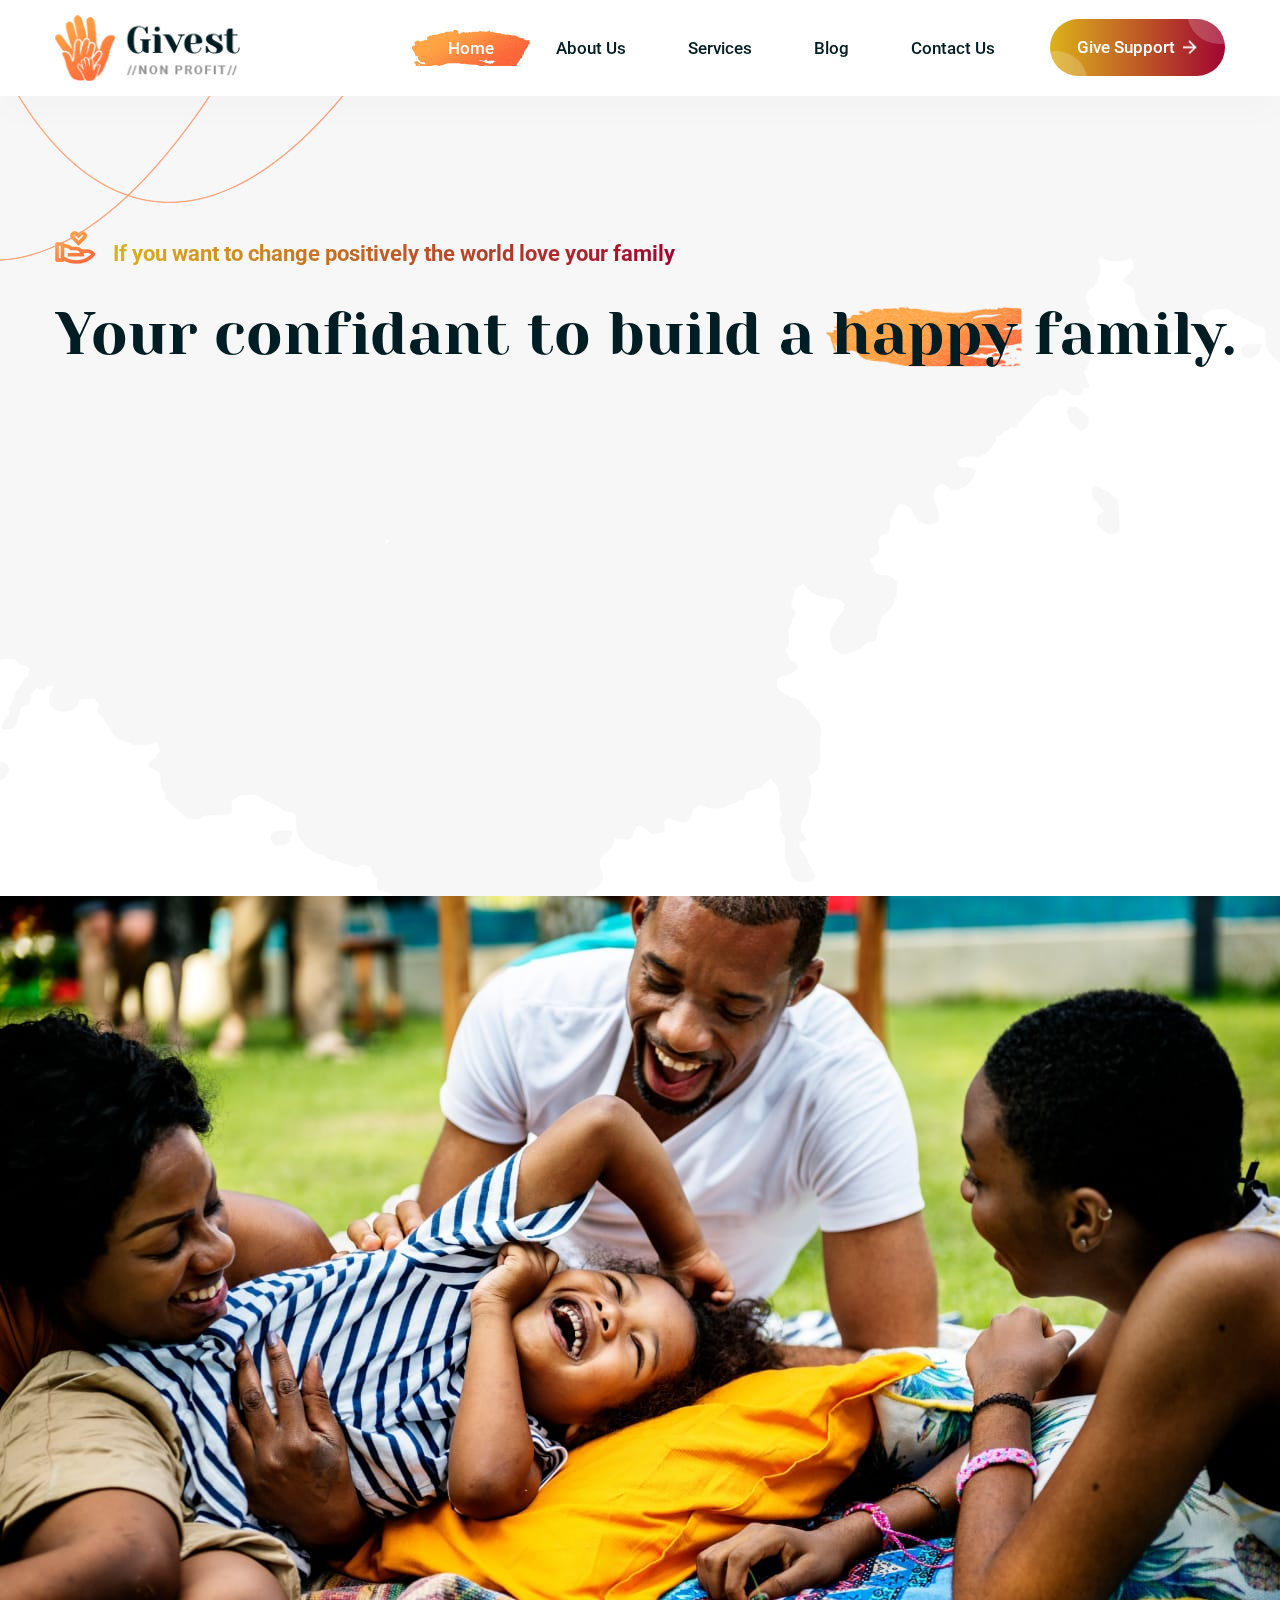
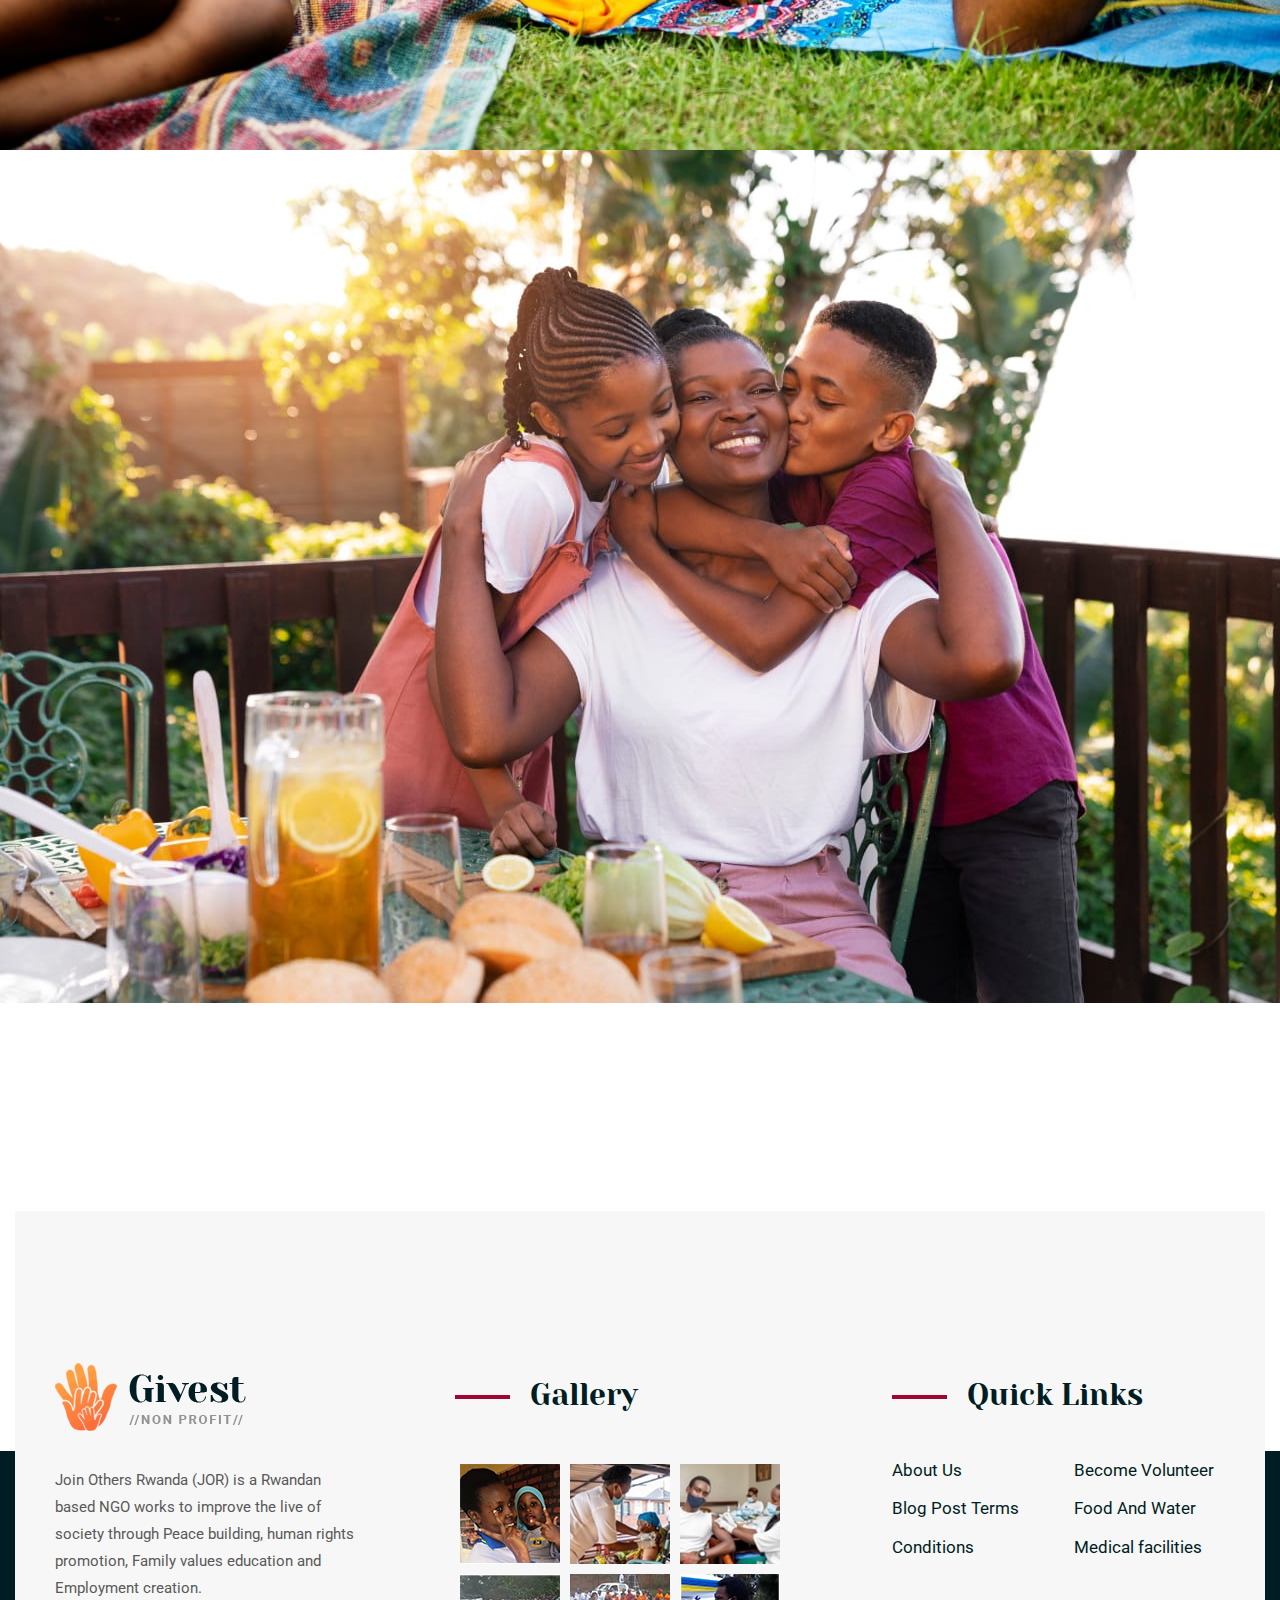
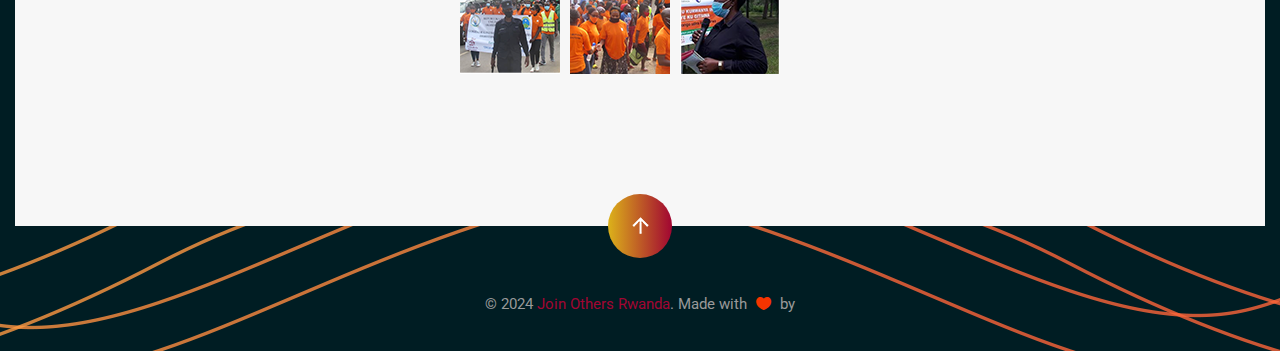
<file: index.html>
<!DOCTYPE html>
<html lang="en">


<!-- Mirrored from template..com/Join Others Rwanda/Join Others Rwanda/index.html by HTTrack Website Copier/3.x [XR&CO'2014], Mon, 01 Jul 2024 17:27:10 GMT -->

<head>
  <meta charset="utf-8">
  <meta http-equiv="X-UA-Compatible" content="IE=edge">
  <meta name="viewport" content="width=device-width, initial-scale=1.0" />

  <title>Join Others Rwanda </title>

  <!--== Favicon ==-->
  <link rel="shortcut icon" href="assets/img/logo.png" type="image/png" />

  <!--== Google Fonts ==-->
  <link href="https://fonts.googleapis.com/css?family=Yeseva+One:400" rel="stylesheet">
  <link href="https://fonts.googleapis.com/css?family=Roboto:300,400,400i,500,500i,700,700i" rel="stylesheet">

  <!--== Bootstrap CSS ==-->
  <link href="assets/css/bootstrap.min.css" rel="stylesheet" />
  <!--== Icofont CSS ==-->
  <link href="assets/css/icofont.css" rel="stylesheet" />
  <!--== ElegantIcons CSS ==-->
  <link href="assets/css/elegantIcons.css" rel="stylesheet" />
  <!--== Animate CSS ==-->
  <link href="assets/css/animate.css" rel="stylesheet" />
  <!--== Aos CSS ==-->
  <link href="assets/css/aos.css" rel="stylesheet" />
  <!--== FancyBox CSS ==-->
  <link href="assets/css/jquery.fancybox.min.css" rel="stylesheet" />
  <!--== Slicknav CSS ==-->
  <link href="assets/css/slicknav.css" rel="stylesheet" />
  <!--== Swiper CSS ==-->
  <link href="assets/css/swiper.min.css" rel="stylesheet" />
  <!--== Main Style CSS ==-->
  <link href="assets/css/style.css" rel="stylesheet" />

</head>

<body>
  <div class="gtranslate_wrapper"></div>
  <script>window.gtranslateSettings = { "default_language": "en", "languages": ["en", "fr"], "wrapper_selector": ".gtranslate_wrapper" }</script>
  <script src="https://cdn.gtranslate.net/widgets/latest/float.js" defer></script>

  <!--wrapper start-->
  <div class="wrapper home-default-wrapper">

    <!--== Start Preloader Content ==-->
    <div class="preloader-wrap">
      <div class="preloader">
        <span class="dot"></span>
        <div class="dots">
          <span></span>
          <span></span>
          <span></span>
        </div>
      </div>
    </div>
    <!--== End Preloader Content ==-->

    <!--== Start Header Wrapper ==-->
    <header class="header-area header-default sticky-header">
      <div class="container">
        <div class="row align-items-center">
          <div class="col-5 col-sm-3 col-md-3 col-lg-2 pr-0">
            <div class="header-logo-area">
              <a href="index.html">
                <img class="logo-main" src="assets/img/logo.png" alt="Logo" />
                <img class="logo-light" src="assets/img/logo.png" alt="Logo" />
              </a>
            </div>
          </div>
          <div class="col-7 col-sm-9 col-md-9 col-lg-10">
            <div class="header-align">
              <div class="header-navigation-area">
                <ul class="main-menu nav justify-content-center">
                  <li class="active"><a href="index.html">Home</a></li>
                  <li><a href="about.html">About Us</a></li>
                  <li class="has-submenu"><a href="#">Services</a>
                    <ul class="submenu-nav">
                      <li><a href="advice.html">Advice</a></li>
                      <li><a href="volunteer.html">Volunteer</a></li>
                      <li><a href="specific.html">Specific Support</a></li>
                    </ul>
                  </li>
                  
                  <li class="has-submenu"><a href="blog.html">Blog</a>
                  </li>

                  <li><a href="contact.html">Contact Us</a></li>
                </ul>
              </div>
              <div class="header-action-area">
                <button class="btn-menu d-xl-none">
                  <span></span>
                  <span></span>
                  <span></span>
                </button>
                <a href="contact.html" class="btn-theme btn-gradient btn-slide btn-style">Give Support <img
                    class="icon icon-img" src="assets/img/icons/arrow-line-right2.png" alt="Icon"></a>
              </div>
            </div>
          </div>
        </div>
      </div>
    </header>
    <!--== End Header Wrapper ==-->

    <main class="main-content">
      <!--== Start Hero Area Wrapper ==-->
      <section class="home-slider-area slider-default">
        <div class="home-slider-content">
          <!-- Start Slide Item -->
          <div class="home-slider-item">
            <div class="slider-content-area">
              <div class="container">
                <div class="row">
                  <div class="col-md-6 col-lg-6 col-xl-7">
                    <div class="content" data-aos="fade-right" data-aos-duration="1000">
                      <div class="subtitle-content">
                        <img src="assets/img/icons/1.png" alt="Join Others Rwanda-HasTech">
                        <h6>If you want to change positively the world love your family</h6>
                      </div>
                      <div class="tittle-wrp">
                        <h2>Your confidant to build a <span>happy</span> family.</h2>
                      </div>
                      
                    </div>
                  </div>
                  
                </div>
              </div>
              <div class="slider-shape">
                <div class="shape-style1">
                  <img class="shape-img1" src="assets/img/shape/map1.png" alt="Image-Join Others Rwanda">
                </div>
                <div class="shape-style2">
                  <img class="shape-img2" src="assets/img/shape/map2.png" alt="Image-Join Others Rwanda">
                </div>
                <div class="shape-style3">
                  <img class="shape-img3" src="assets/img/shape/banner-line1.png" alt="Image-Join Others Rwanda">
                </div>
                <div class="shape-style4">
                  <img class="shape-img3" src="assets/img/shape/banner-line2.png" alt="Image-Join Others Rwanda">
                </div>
              </div>
            </div>
          </div>
          <!-- End Slide Item -->
        </div>
      </section>
      <!--== End Hero Area Wrapper ==-->
<section class="homer">
  <div class="">
    <div class="layer-style">
      <div class="">
        <span class="scene-layer" data-depth="0.20">
          <img class="tilt-animation" src="assets/img/slider/home.jpg" alt="Image-Join Others Rwanda">
        </span>
        
      </div>
      <div >
     <div class="layer-style">
        <span class="scene-layer" data-depth="0.20">
          <img class="tilt-animation" src="assets/img/slider/home1.jpg" alt="Image-Join Others Rwanda">
        </span>
    </div> 
    </div>
  </div>
</section>

      <!--== End Blog Area Wrapper ==-->

      <!--== Start Brand Logo Area ==-->
      <section class="brand-logo-area brand-logo-default-area">
        <div class="container">

        </div>
      </section>
      <!--== End Brand Logo Area ==-->
    </main>

    <!--== Start Footer Area Wrapper ==-->
    <footer class="footer-area">
      <div class="footer-main">
        <div class="container">
          <div class="row">
            <div class="col-sm-12 col-md-6 col-lg-4 col-xl-4">
              <div class="widget-item">
                <div class="about-widget">
                  <a class="footer-logo" href="index.html">
                    <img src="assets/img/logo.png" alt="Logo">
                  </a>
                  <p>Join Others Rwanda (JOR) is a Rwandan based NGO works to improve the live of society through Peace
                    building, human rights promotion, Family values education and Employment creation.
                  </p>

                </div>
              </div>
            </div>
            <div class="col-sm-6 col-md-6 col-lg-4 col-xl-4">
              <div class="widget-item">
                <h4 class="widget-title line-style">Gallery</h4>
                <div class="widget-gallery">
                  <div class="row row-cols-3 row-gutter-10">
                    <div class="col">
                      <div class="gallery-item">
                        <img src="assets/img/photos/g1.png" alt="Join Others Rwanda-HasTech">
                        <a class="icon" href="https://www.facebook.com/Joinothersrw/"><i
                            class="icofont-facebook"></i></a>
                      </div>
                    </div>
                    <div class="col">
                      <div class="gallery-item">
                        <img src="assets/img/photos/g2.png" alt="Join Others Rwanda-HasTech">
                        <a class="icon" href="https://www.facebook.com/Joinothersrw/"><i
                            class="icofont-facebook"></i></a>
                      </div>
                    </div>
                    <div class="col">
                      <div class="gallery-item">
                        <img src="assets/img/photos/g3.png" alt="Join Others Rwanda-HasTech">
                        <a class="icon" href="https://www.facebook.com/Joinothersrw/"><i
                            class="icofont-facebook"></i></a>
                      </div>
                    </div>
                    <div class="col">
                      <div class="gallery-item">
                        <img src="assets/img/photos/g4.png" alt="Join Others Rwanda-HasTech">
                        <a class="icon" href="https://www.facebook.com/Joinothersrw/"><i
                            class="icofont-facebook"></i></a>
                      </div>
                    </div>
                    <div class="col">
                      <div class="gallery-item">
                        <img src="assets/img/photos/g5.png" alt="Join Others Rwanda-HasTech">
                        <a class="icon" href="https://www.facebook.com/Joinothersrw/"><i
                            class="icofont-facebook"></i></a>
                      </div>
                    </div>
                    <div class="col">
                      <div class="gallery-item">
                        <img src="assets/img/photos/g6.png" alt="Join Others Rwanda-HasTech">
                        <a class="icon" href="https://www.facebook.com/Joinothersrw/"><i
                            class="icofont-facebook"></i></a>
                      </div>
                    </div>
                  </div>
                </div>
              </div>
            </div>
            <div class="col-sm-6 col-md-6 col-lg-4 col-xl-4">
              <div class="widget-item menu-wrap-two-column">
                <h4 class="widget-title line-style">Quick Links</h4>
                <nav class="widget-menu-wrap">
                  <div class="row">
                    <div class="col-6 col-sm-6 col-md-6 pr-sm-5">
                      <ul class="nav-menu nav">
                        <li><a href="about.html">About Us</a></li>
                        <li><a href="blog.html">Blog Post Terms</a></li>
                        <li><a href="about.html">Conditions</a></li>

                      </ul>
                    </div>
                    <div class="col-6 col-sm-6 col-md-6 pl-sm-5">
                      <ul class="nav-menu nav align-right">
                        <li><a href="volunteer.html">Become Volunteer</a></li>

                        <li><a href="#">Food And Water</a></li>
                        <li><a href="#">Medical facilities</a></li>
                      </ul>
                    </div>
                  </div>
                </nav>
              </div>
            </div>
          </div>
        </div>
        <!--== Scroll Top Button ==-->
        <div class="scroll-to-top"><img src="assets/img/icons/arrow-up-line.png" alt="Icon-Image"></div>
      </div>
      <div class="footer-bottom">
        <div class="container">
          <div class="footer-bottom-content">
            <div class="row align-items-center">
              <div class="col-12">
                <div class="widget-copyright text-center">
                  <p>© 2024 <span>Join Others Rwanda</span>. Made with <i class="icon_heart"></i> by <a target="_blank"
                      href="https://www..com/"></a></p>
                </div>
              </div>
            </div>
          </div>
        </div>
      </div>
      <div class="shape-layer">
        <img src="assets/img/shape/footer-line.png" alt="Image-Join Others Rwanda">
      </div>
    </footer>
    <!--== End Footer Area Wrapper ==-->

    <!--== Start Side Menu ==-->
    <aside class="off-canvas-wrapper">
      <div class="off-canvas-inner">
        <div class="off-canvas-overlay"></div>
        <!-- Start Off Canvas Content Wrapper -->
        <div class="off-canvas-content">
          <!-- Off Canvas Header -->
          <div class="off-canvas-header">
            <div class="logo-area">
              <a href="index.html"><img src="assets/img/logo.png" alt="Logo" /></a>
            </div>
            <div class="close-action">
              <button class="btn-close"><i class="icofont-close"></i></button>
            </div>
          </div>

          <div class="off-canvas-item">
            <!-- Start Mobile Menu Wrapper -->
            <div class="res-mobile-menu menu-active-one">
              <!-- Note Content Auto Generate By Jquery From Main Menu -->
            </div>
            <!-- End Mobile Menu Wrapper -->
          </div>
          <!-- Off Canvas Footer -->
          <div class="off-canvas-footer"></div>
        </div>
        <!-- End Off Canvas Content Wrapper -->
      </div>
    </aside>
    <!--== End Side Menu ==-->
  </div>

  <!--=======================Javascript============================-->

  <!--=== Modernizr Min Js ===-->
  <script src="assets/js/modernizr.js"></script>
  <!--=== jQuery Min Js ===-->
  <script src="assets/js/jquery-main.js"></script>
  <!--=== jQuery Migration Min Js ===-->
  <script src="assets/js/jquery-migrate.js"></script>
  <!--=== Popper Min Js ===-->
  <script src="assets/js/popper.min.js"></script>
  <!--=== Bootstrap Min Js ===-->
  <script src="assets/js/bootstrap.min.js"></script>
  <!--=== jquery Appear Js ===-->
  <script src="assets/js/jquery.appear.js"></script>
  <!--=== jquery Swiper Min Js ===-->
  <script src="assets/js/swiper.min.js"></script>
  <!--=== jquery Fancybox Min Js ===-->
  <script src="assets/js/fancybox.min.js"></script>
  <!--=== jquery Aos Min Js ===-->
  <script src="assets/js/aos.min.js"></script>
  <!--=== jquery Tilt Animation Js ===-->
  <script src="assets/js/tilt-animation.js"></script>
  <!--=== jquery Scene Mouse Move Min Js ===-->
  <script src="assets/js/parallax.min.js"></script>
  <!--=== jquery Slicknav Js ===-->
  <script src="assets/js/jquery.slicknav.js"></script>
  <!--=== jquery Counterup Js ===-->
  <script src="assets/js/counterup.js"></script>
  <!--=== jquery Waypoint Js ===-->
  <script src="assets/js/waypoint.js"></script>
  <!--=== jquery Wow Min Js ===-->
  <script src="assets/js/wow.min.js"></script>
  <!--=== jQuery EasyPieChart Min Js ===-->
  <script src="assets/js/jquery.easypiechart.min.js"></script>

  <!--=== Custom Js ===-->
  <script src="assets/js/custom.js"></script>

</body>


<!-- Mirrored from template..com/Join Others Rwanda/Join Others Rwanda/index.html by HTTrack Website Copier/3.x [XR&CO'2014], Mon, 01 Jul 2024 17:28:58 GMT -->

</html>
</file>
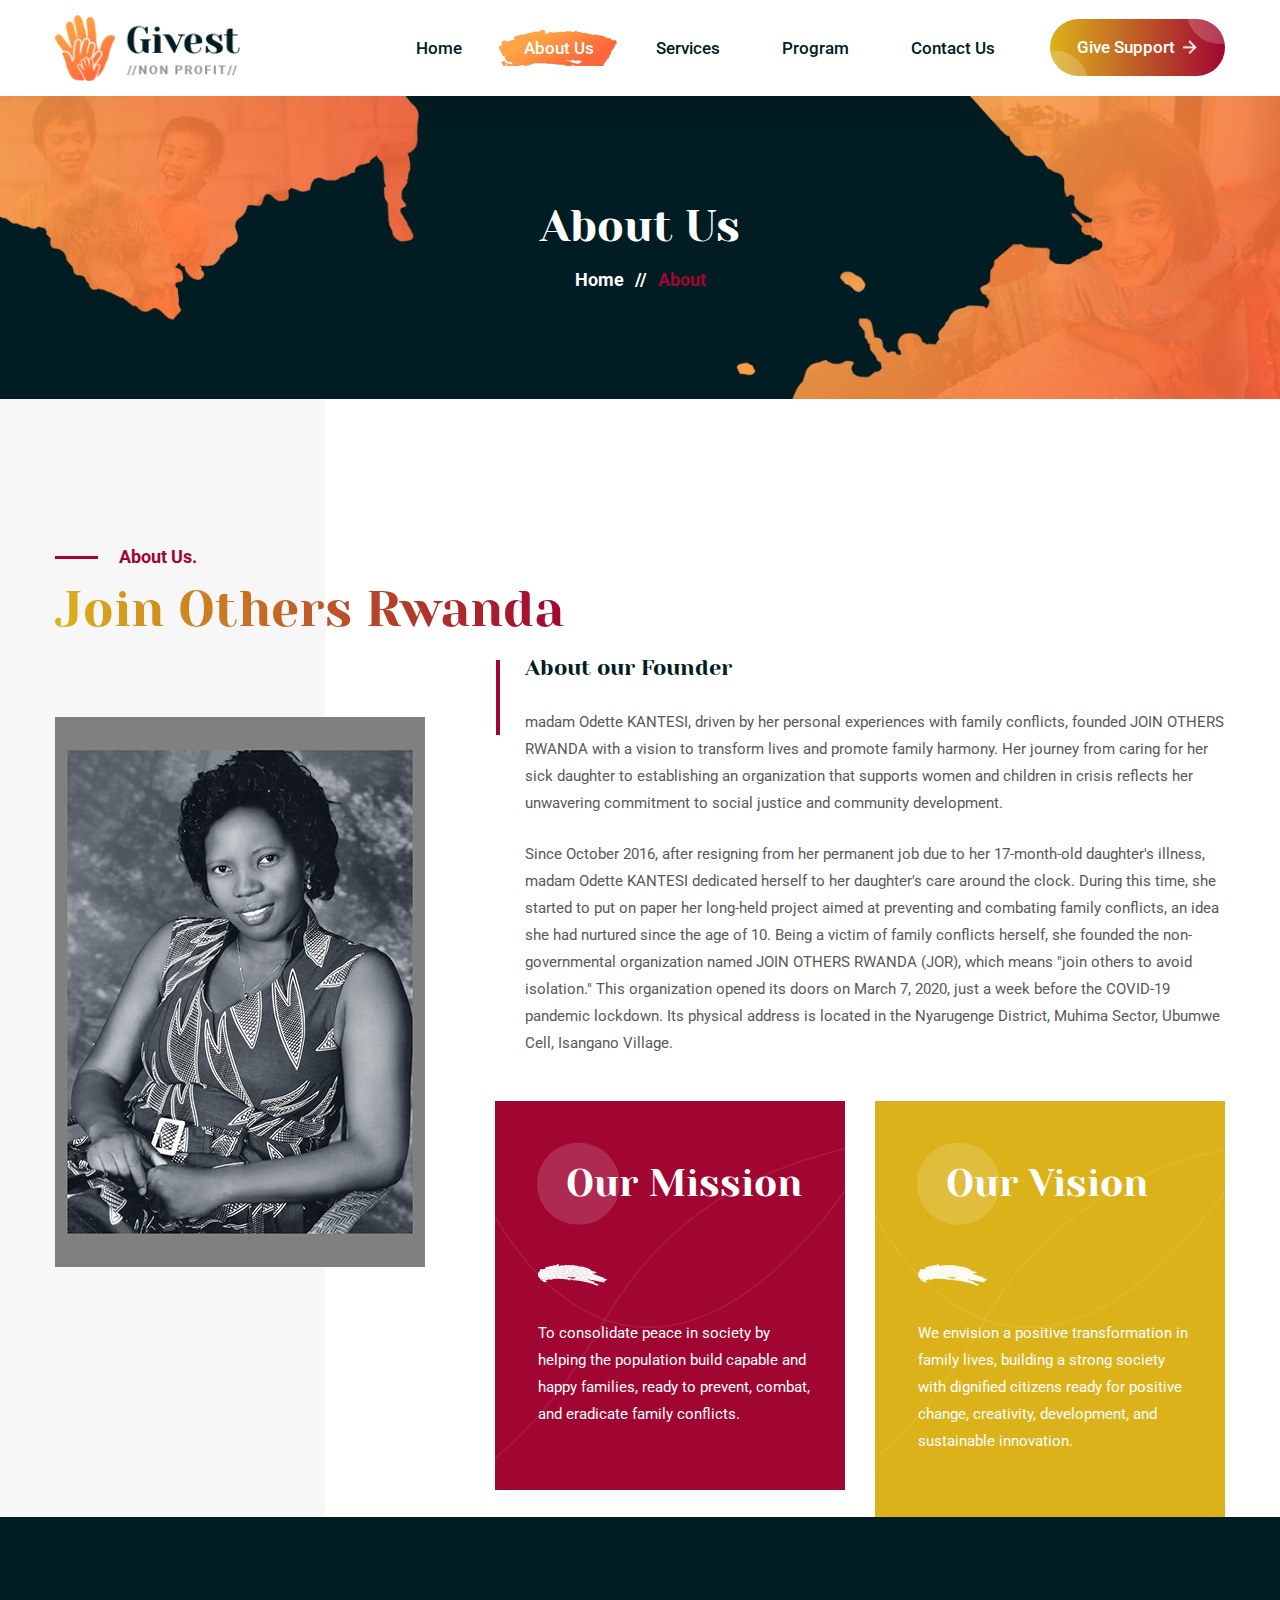
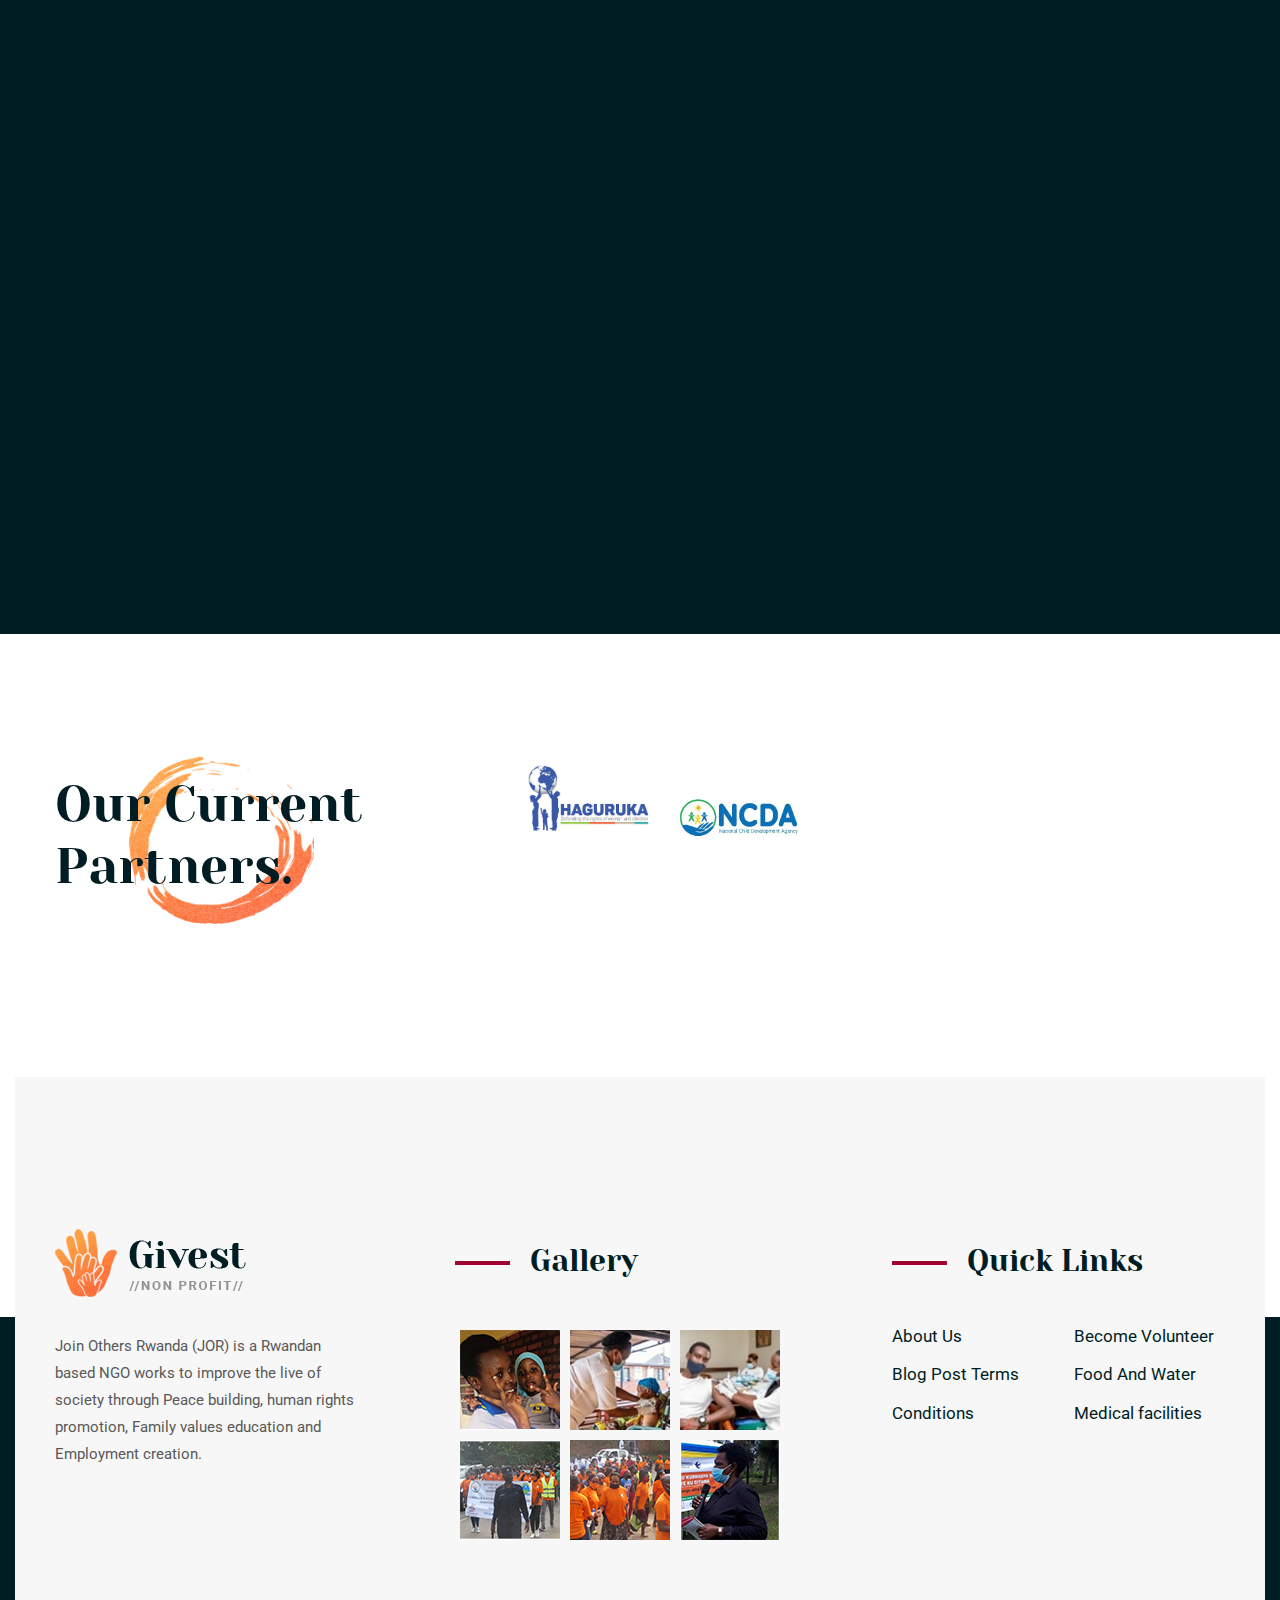
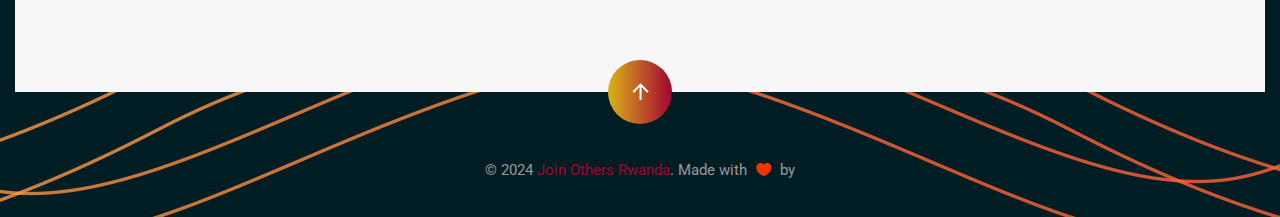
<file: about.html>
<!DOCTYPE html>
<html lang="en">


<!-- Mirrored from template..com/Join Others Rwanda/Join Others Rwanda/about.html by HTTrack Website Copier/3.x [XR&CO'2014], Mon, 01 Jul 2024 17:29:07 GMT -->

<head>
  <meta charset="utf-8">
  <meta http-equiv="X-UA-Compatible" content="IE=edge">
  <meta name="viewport" content="width=device-width, initial-scale=1.0" />

  <title>About – Join Others Rwanda </title>

  <!--== Favicon ==-->
  <link rel="shortcut icon" href="assets/img/logo.png" type="image/png" />

  <!--== Google Fonts ==-->
  <link href="https://fonts.googleapis.com/css?family=Yeseva+One:400" rel="stylesheet">
  <link href="https://fonts.googleapis.com/css?family=Roboto:300,400,400i,500,500i,700,700i" rel="stylesheet">

  <!--== Bootstrap CSS ==-->
  <link href="assets/css/bootstrap.min.css" rel="stylesheet" />
  <!--== Icofont CSS ==-->
  <link href="assets/css/icofont.css" rel="stylesheet" />
  <!--== ElegantIcons CSS ==-->
  <link href="assets/css/elegantIcons.css" rel="stylesheet" />
  <!--== Animate CSS ==-->
  <link href="assets/css/animate.css" rel="stylesheet" />
  <!--== Aos CSS ==-->
  <link href="assets/css/aos.css" rel="stylesheet" />
  <!--== FancyBox CSS ==-->
  <link href="assets/css/jquery.fancybox.min.css" rel="stylesheet" />
  <!--== Slicknav CSS ==-->
  <link href="assets/css/slicknav.css" rel="stylesheet" />
  <!--== Swiper CSS ==-->
  <link href="assets/css/swiper.min.css" rel="stylesheet" />
  <!--== Main Style CSS ==-->
  <link href="assets/css/style.css" rel="stylesheet" />

</head>

<body>

  <!--wrapper start-->
  <div class="wrapper about-page-wrapper">

    <!--== Start Preloader Content ==-->
    <div class="preloader-wrap">
      <div class="preloader">
        <span class="dot"></span>
        <div class="dots">
          <span></span>
          <span></span>
          <span></span>
        </div>
      </div>
    </div>
    <!--== End Preloader Content ==-->

    <!--== Start Header Wrapper ==-->
    <header class="header-area header-default sticky-header">
      <div class="container">
        <div class="row align-items-center">
          <div class="col-5 col-sm-3 col-md-3 col-lg-2 pr-0">
            <div class="header-logo-area">
              <a href="index.html">
                <img class="logo-main" src="assets/img/logo.png" alt="Logo" />
                <img class="logo-light" src="assets/img/logo.png" alt="Logo" />
              </a>
            </div>
          </div>
          <div class="col-7 col-sm-9 col-md-9 col-lg-10">
            <div class="header-align">
              <div class="header-navigation-area">
                <ul class="main-menu nav justify-content-center">
                  <li><a href="index.html">Home</a></li>
                  <li class="active"><a href="about.html">About Us</a></li>
                 <li class="has-submenu" class><a href="#">Services</a>
                      <ul class="submenu-nav">
                        <li><a href="advice.html">Advice</a></li>
                        <li><a href="volunteer.html">Volunteer</a></li>
                        <li><a href="specific.html">Specific Support</a></li>
                      </ul>
                    </li>
                  </li>
                  
                  <li class="has-submenu"><a href="blog.html">Program</a>
                  </li>
  
                  <li><a href="contact.html">Contact Us</a></li>
                </ul>
              </div>
              <div class="header-action-area">
                <button class="btn-menu d-xl-none">
                  <span></span>
                  <span></span>
                  <span></span>
                </button>
                <a href="contact.html" class="btn-theme btn-gradient btn-slide btn-style">Give Support <img
                    class="icon icon-img" src="assets/img/icons/arrow-line-right2.png" alt="Icon"></a>
              </div>
            </div>
          </div>
        </div>
      </div>
    </header>
    <!--== End Header Wrapper ==-->

    <main class="main-content site-wrapper-reveal">
      <!--== Start Page Title Area ==-->
      <section class="page-title-area" data-bg-img="assets/img/photos/bg-page-title.jpg">
        <div class="container">
          <div class="row">
            <div class="col-lg-12">
              <div class="page-title-content text-center">
                <h2 class="title text-white">About Us</h2>
                <div class="bread-crumbs"><a href="index.html">Home<span class="breadcrumb-sep">//</span></a><span
                    class="active">About</span></div>
              </div>
            </div>
          </div>
        </div>
      </section>
      <!--== End Page Title Area ==-->
      <div class="gtranslate_wrapper"></div>
      <script>window.gtranslateSettings = { "default_language": "en", "languages": ["en", "fr"], "wrapper_selector": ".gtranslate_wrapper" }</script>
      <script src="https://cdn.gtranslate.net/widgets/latest/float.js" defer></script>
      <!--== Start About Area ==-->
      <section class="about-area">
        <div class="container">
          <div class="row">
            <div class="col-lg-9">
              <div class="section-title">
                <h5 class="subtitle line-theme-color">About Us.</h5>
                <h2 class="title"><span>Join Others Rwanda</span> </h2>
              </div>
            </div>
          </div>
          <div class="row">
            <div class="col-lg-4">
              <div class="thumb thumb-style">
                <img src="assets/img/about/a1.png" alt="Image-Join Others Rwanda">
              </div>
            </div>
            <div class="col-lg-8">
              <div class="about-content">
                <p class="text-style">About our Founder</p>
                <p>madam Odette KANTESI, driven by her personal experiences with family conflicts, founded JOIN OTHERS
                  RWANDA with a vision to transform lives and promote family harmony. Her journey from caring for her
                  sick daughter to establishing an organization that supports women and children in crisis reflects her
                  unwavering commitment to social justice and community development.</p>
                <p class="mb-0">Since October 2016, after resigning from her permanent job due to her 17-month-old
                  daughter's illness, madam Odette KANTESI dedicated herself to her daughter's care around the clock.
                  During this time, she started to put on paper her long-held project aimed at preventing and combating
                  family conflicts, an idea she had nurtured since the age of 10. Being a victim of family conflicts
                  herself, she founded the non-governmental organization named JOIN OTHERS RWANDA (JOR), which means
                  "join others to avoid isolation." This organization opened its doors on March 7, 2020, just a week
                  before the COVID-19 pandemic lockdown. Its physical address is located in the Nyarugenge District,
                  Muhima Sector, Ubumwe Cell, Isangano Village.</p>
              </div>
              <div class="content-box-wrp">
                <div class="row">
                  <div class="col-lg-6">
                    <div class="content-box-item mb-md-30">
                      <h3 class="title">Our Mission</h3>
                      <img class="img-line-shape" src="assets/img/shape/line-s1.png" alt="Image-Join Others Rwanda">
                      <p>To consolidate peace in society by helping the population build capable and happy families,
                        ready to prevent, combat, and eradicate family conflicts.

                      </p>

                      <img class="bg-line-shape" src="assets/img/shape/line5.png" alt="Image-Join Others Rwanda">
                    </div>
                  </div>
                  <div class="col-lg-6">
                    <div class="content-box-item" data-bg-color="#dcb21a">
                      <h3 class="title">Our Vision</h3>
                      <img class="img-line-shape" src="assets/img/shape/line-s1.png" alt="Image-Join Others Rwanda">
                      <p>We envision a positive transformation in family lives, building a strong society with dignified
                        citizens ready for positive change, creativity, development, and sustainable innovation.</p>

                      <img class="bg-line-shape" src="assets/img/shape/line5.png" alt="Image-Join Others Rwanda">
                    </div>
                  </div>
                </div>
              </div>
            </div>
          </div>
        </div>
      </section>
      <!--== End About Area ==-->


      <!--== End Team Area ==-->

      <!--== Start Funfact Area ==-->

      <!--== End Funfact Area ==-->

      <!--== Start Testimonial Area ==-->
      <section class="testimonial-area testimonial-default-area bgcolor-theme3">
        <div class="container">
          <div class="row">
            <div class="col-md-12 col-lg-4 col-xl-5">
              <div class="title-wrp" data-bg-img="assets/img/testimonial/bg-testi1.jpg" data-aos="fade-right"
                data-aos-duration="1000">
                <div class="section-title">
                  <h5 class="subtitle line-white-color text-white mb-7">Recent Events</h5>
                  <h2 class="title title-style text-white">Tetimonies <img class="img-shape"
                      src="assets/img/shape/3.png" alt="Image-Join Others Rwanda"></h2>
                </div>
              </div>
            </div>
            <div class="col-md-12 col-lg-7 col-xl-6">
              <div class="testimonial-content" data-aos="fade-up" data-aos-duration="1000">
                <div class="testimonial-slider-content">
                  <div class="swiper-container testimonial-slider-container">
                    <div class="swiper-wrapper testimonial-slider">
                      <div class="swiper-slide testimonial-single">
                        <div class="client-thumb-wrp">
                          <div class="client-thumb">
                            <img src="assets/img/testimonial/1.png" alt="Image-Join Others Rwanda">
                          </div>
                          <div class="quote-icon">“</div>
                        </div>
                        <div class="client-content">
                          <p>These people have been victims of horrific domestic violence, and have managed to fight for
                            leave victimhood and have become decent citizens.
                          </p>
                        </div>
                        <div class="client-info">
                          <img class="shape-line-img" src="assets/img/shape/line-t1.png" alt="Image-Join Others Rwanda">
                          
                          
                        </div>
                      </div>
                      <div class="swiper-slide testimonial-single">
                        <div class="client-thumb-wrp">
                          <div class="client-thumb">
                            <img src="assets/img/testimonial/2.png" alt="Image-Join Others Rwanda">
                          </div>
                          <div class="quote-icon">“</div>
                        </div>
                        <div class="client-content">
                          <p>These people have been victims of horrific domestic violence, and have managed to fight for
                            leave victimhood and have become decent citizens.
                          </p>
                        </div>
                        <div class="client-info">
                          <img class="shape-line-img" src="assets/img/shape/line-t1.png" alt="Image-Join Others Rwanda">
                          
                         
                        </div>
                      </div>
                    </div>
                    <!-- Add Arrows -->
                    <div class="navigation-wrp">
                      <div class="swiper-button-prev"><img class="icon-img" src="assets/img/icons/test-arrow-left.png"
                          alt="Image-Icon"></div>
                      <div class="swiper-button-next"><img class="icon-img" src="assets/img/icons/test-arrow-right.png"
                          alt="Image-Icon"></div>
                    </div>
                  </div>
                </div>
              </div>
            </div>
          </div>
        </div>
      </section>
      <!--== End Testimonial Area ==-->

      <!--== Start Brand Logo Area ==-->
      <section class="brand-logo-area brand-logo-default-area">
        <div class="container">
          <div class="row">
            <div class="col-sm-8 offset-sm-2 col-md-8 offset-md-2 col-lg-4 offset-lg-0 col-xl-4">
              <div class="section-title text-center text-lg-start">
                <h2 class="title title-style mt-xl-30">Our Current Partners. <img class="img-shape" src="assets/img/shape/3.png" alt="Image-Join Others Rwanda"></h2>
              </div>
            </div>
            <div class="col-lg-8 col-xl-7 offset-xl-1">
              <div class="brand-logo-content">
                <div class="row row-cols-3 row-cols-sm-5">
                  <div class="col">
                    <div class="brand-logo-item">
                      <img src="assets/img/brand-logo/1.jpeg" alt="Image-Join Others Rwanda">
                    </div>
                  </div>
                  <div class="col">
                    <div class="brand-logo-item">
                      <img src="assets/img/brand-logo/2.jpg" alt="Image-Join Others Rwanda">
                    </div>
                  </div>
                </div>
              </div>
            </div>
          </div>
        </div>
      </section>
      <!--== End Brand Logo Area ==-->
    </main>

    <!--== Start Footer Area Wrapper ==-->
    <footer class="footer-area">
      <div class="footer-main">
        <div class="container">
          <div class="row">
            <div class="col-sm-12 col-md-6 col-lg-4 col-xl-4">
              <div class="widget-item">
                <div class="about-widget">
                  <a class="footer-logo" href="index.html">
                    <img src="assets/img/logo.png" alt="Logo">
                  </a>
                  <p>Join Others Rwanda (JOR) is a Rwandan based NGO works to improve the live of society through Peace
                    building, human rights promotion, Family values education and Employment creation.
                  </p>

                </div>
              </div>
            </div>
            <div class="col-sm-6 col-md-6 col-lg-4 col-xl-4">
              <div class="widget-item">
                <h4 class="widget-title line-style">Gallery</h4>
                <div class="widget-gallery">
                  <div class="row row-cols-3 row-gutter-10">
                    <div class="col">
                      <div class="gallery-item">
                        <img src="assets/img/photos/g1.png" alt="Join Others Rwanda-HasTech">
                        <a class="icon" href="https://www.facebook.com/Joinothersrw/"><i
                            class="icofont-facebook"></i></a>
                      </div>
                    </div>
                    <div class="col">
                      <div class="gallery-item">
                        <img src="assets/img/photos/g2.png" alt="Join Others Rwanda-HasTech">
                        <a class="icon" href="https://www.facebook.com/Joinothersrw/"><i
                            class="icofont-facebook"></i></a>
                      </div>
                    </div>
                    <div class="col">
                      <div class="gallery-item">
                        <img src="assets/img/photos/g3.png" alt="Join Others Rwanda-HasTech">
                        <a class="icon" href="https://www.facebook.com/Joinothersrw/"><i
                            class="icofont-facebook"></i></a>
                      </div>
                    </div>
                    <div class="col">
                      <div class="gallery-item">
                        <img src="assets/img/photos/g4.png" alt="Join Others Rwanda-HasTech">
                        <a class="icon" href="https://www.facebook.com/Joinothersrw/"><i
                            class="icofont-facebook"></i></a>
                      </div>
                    </div>
                    <div class="col">
                      <div class="gallery-item">
                        <img src="assets/img/photos/g5.png" alt="Join Others Rwanda-HasTech">
                        <a class="icon" href="https://www.facebook.com/Joinothersrw/"><i
                            class="icofont-facebook"></i></a>
                      </div>
                    </div>
                    <div class="col">
                      <div class="gallery-item">
                        <img src="assets/img/photos/g6.png" alt="Join Others Rwanda-HasTech">
                        <a class="icon" href="https://www.facebook.com/Joinothersrw/"><i
                            class="icofont-facebook"></i></a>
                      </div>
                    </div>
                  </div>
                </div>
              </div>
            </div>
            <div class="col-sm-6 col-md-6 col-lg-4 col-xl-4">
              <div class="widget-item menu-wrap-two-column">
                <h4 class="widget-title line-style">Quick Links</h4>
                <nav class="widget-menu-wrap">
                  <div class="row">
                    <div class="col-6 col-sm-6 col-md-6 pr-sm-5">
                      <ul class="nav-menu nav">
                        <li><a href="about.html">About Us</a></li>
                        <li><a href="blog.html">Blog Post Terms</a></li>
                        <li><a href="about.html">Conditions</a></li>

                      </ul>
                    </div>
                    <div class="col-6 col-sm-6 col-md-6 pl-sm-5">
                      <ul class="nav-menu nav align-right">
                        <li><a href="volunteer.html">Become Volunteer</a></li>

                        <li><a href="#">Food And Water</a></li>
                        <li><a href="#">Medical facilities</a></li>
                      </ul>
                    </div>
                  </div>
                </nav>
              </div>
            </div>
          </div>
        </div>
        <!--== Scroll Top Button ==-->
        <div class="scroll-to-top"><img src="assets/img/icons/arrow-up-line.png" alt="Icon-Image"></div>
      </div>
      <div class="footer-bottom">
        <div class="container">
          <div class="footer-bottom-content">
            <div class="row align-items-center">
              <div class="col-12">
                <div class="widget-copyright text-center">
                  <p>© 2024 <span>Join Others Rwanda</span>. Made with <i class="icon_heart"></i> by <a target="_blank"
                      href="https://www..com/"></a></p>
                </div>
              </div>
            </div>
          </div>
        </div>
      </div>
      <div class="shape-layer">
        <img src="assets/img/shape/footer-line.png" alt="Image-Join Others Rwanda">
      </div>
    </footer>
    <!--== End Footer Area Wrapper ==-->

    <!--== Start Side Menu ==-->
    <aside class="off-canvas-wrapper">
      <div class="off-canvas-inner">
        <div class="off-canvas-overlay"></div>
        <!-- Start Off Canvas Content Wrapper -->
        <div class="off-canvas-content">
          <!-- Off Canvas Header -->
          <div class="off-canvas-header">
            <div class="logo-area">
              <a href="index.html"><img src="assets/img/logo.png" alt="Logo" /></a>
            </div>
            <div class="close-action">
              <button class="btn-close"><i class="icofont-close"></i></button>
            </div>
          </div>

          <div class="off-canvas-item">
            <!-- Start Mobile Menu Wrapper -->
            <div class="res-mobile-menu menu-active-one">
              <!-- Note Content Auto Generate By Jquery From Main Menu -->
            </div>
            <!-- End Mobile Menu Wrapper -->
          </div>
          <!-- Off Canvas Footer -->
          <div class="off-canvas-footer"></div>
        </div>
        <!-- End Off Canvas Content Wrapper -->
      </div>
    </aside>
    <!--== End Side Menu ==-->
  </div>

  <!--=======================Javascript============================-->

  <!--=== Modernizr Min Js ===-->
  <script src="assets/js/modernizr.js"></script>
  <!--=== jQuery Min Js ===-->
  <script src="assets/js/jquery-main.js"></script>
  <!--=== jQuery Migration Min Js ===-->
  <script src="assets/js/jquery-migrate.js"></script>
  <!--=== Popper Min Js ===-->
  <script src="assets/js/popper.min.js"></script>
  <!--=== Bootstrap Min Js ===-->
  <script src="assets/js/bootstrap.min.js"></script>
  <!--=== jquery Appear Js ===-->
  <script src="assets/js/jquery.appear.js"></script>
  <!--=== jquery Swiper Min Js ===-->
  <script src="assets/js/swiper.min.js"></script>
  <!--=== jquery Fancybox Min Js ===-->
  <script src="assets/js/fancybox.min.js"></script>
  <!--=== jquery Aos Min Js ===-->
  <script src="assets/js/aos.min.js"></script>
  <!--=== jquery Tilt Animation Js ===-->
  <script src="assets/js/tilt-animation.js"></script>
  <!--=== jquery Scene Mouse Move Min Js ===-->
  <script src="assets/js/parallax.min.js"></script>
  <!--=== jquery Slicknav Js ===-->
  <script src="assets/js/jquery.slicknav.js"></script>
  <!--=== jquery Counterup Js ===-->
  <script src="assets/js/counterup.js"></script>
  <!--=== jquery Waypoint Js ===-->
  <script src="assets/js/waypoint.js"></script>
  <!--=== jquery Wow Min Js ===-->
  <script src="assets/js/wow.min.js"></script>
  <!--=== jQuery EasyPieChart Min Js ===-->
  <script src="assets/js/jquery.easypiechart.min.js"></script>

  <!--=== Custom Js ===-->
  <script src="assets/js/custom.js"></script>

</body>


<!-- Mirrored from template..com/Join Others Rwanda/Join Others Rwanda/about.html by HTTrack Website Copier/3.x [XR&CO'2014], Mon, 01 Jul 2024 17:29:14 GMT -->

</html>
</file>
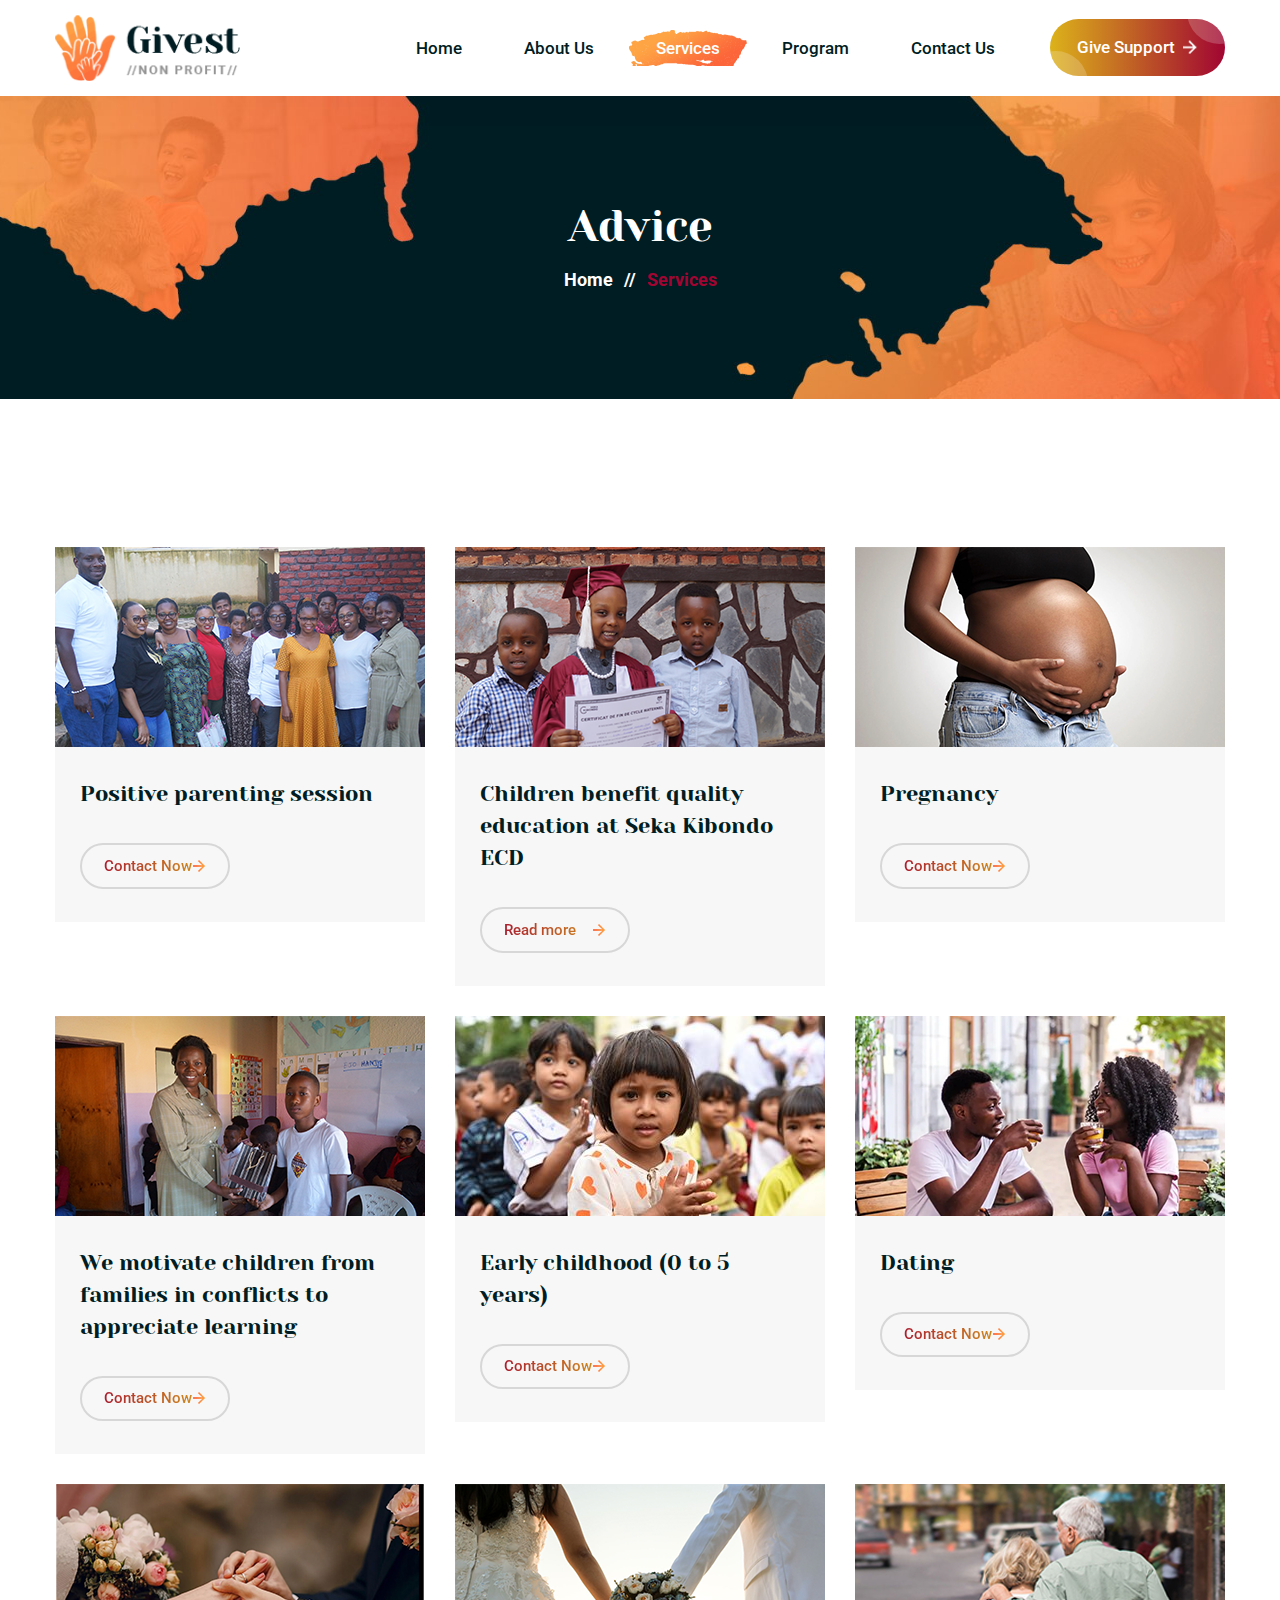
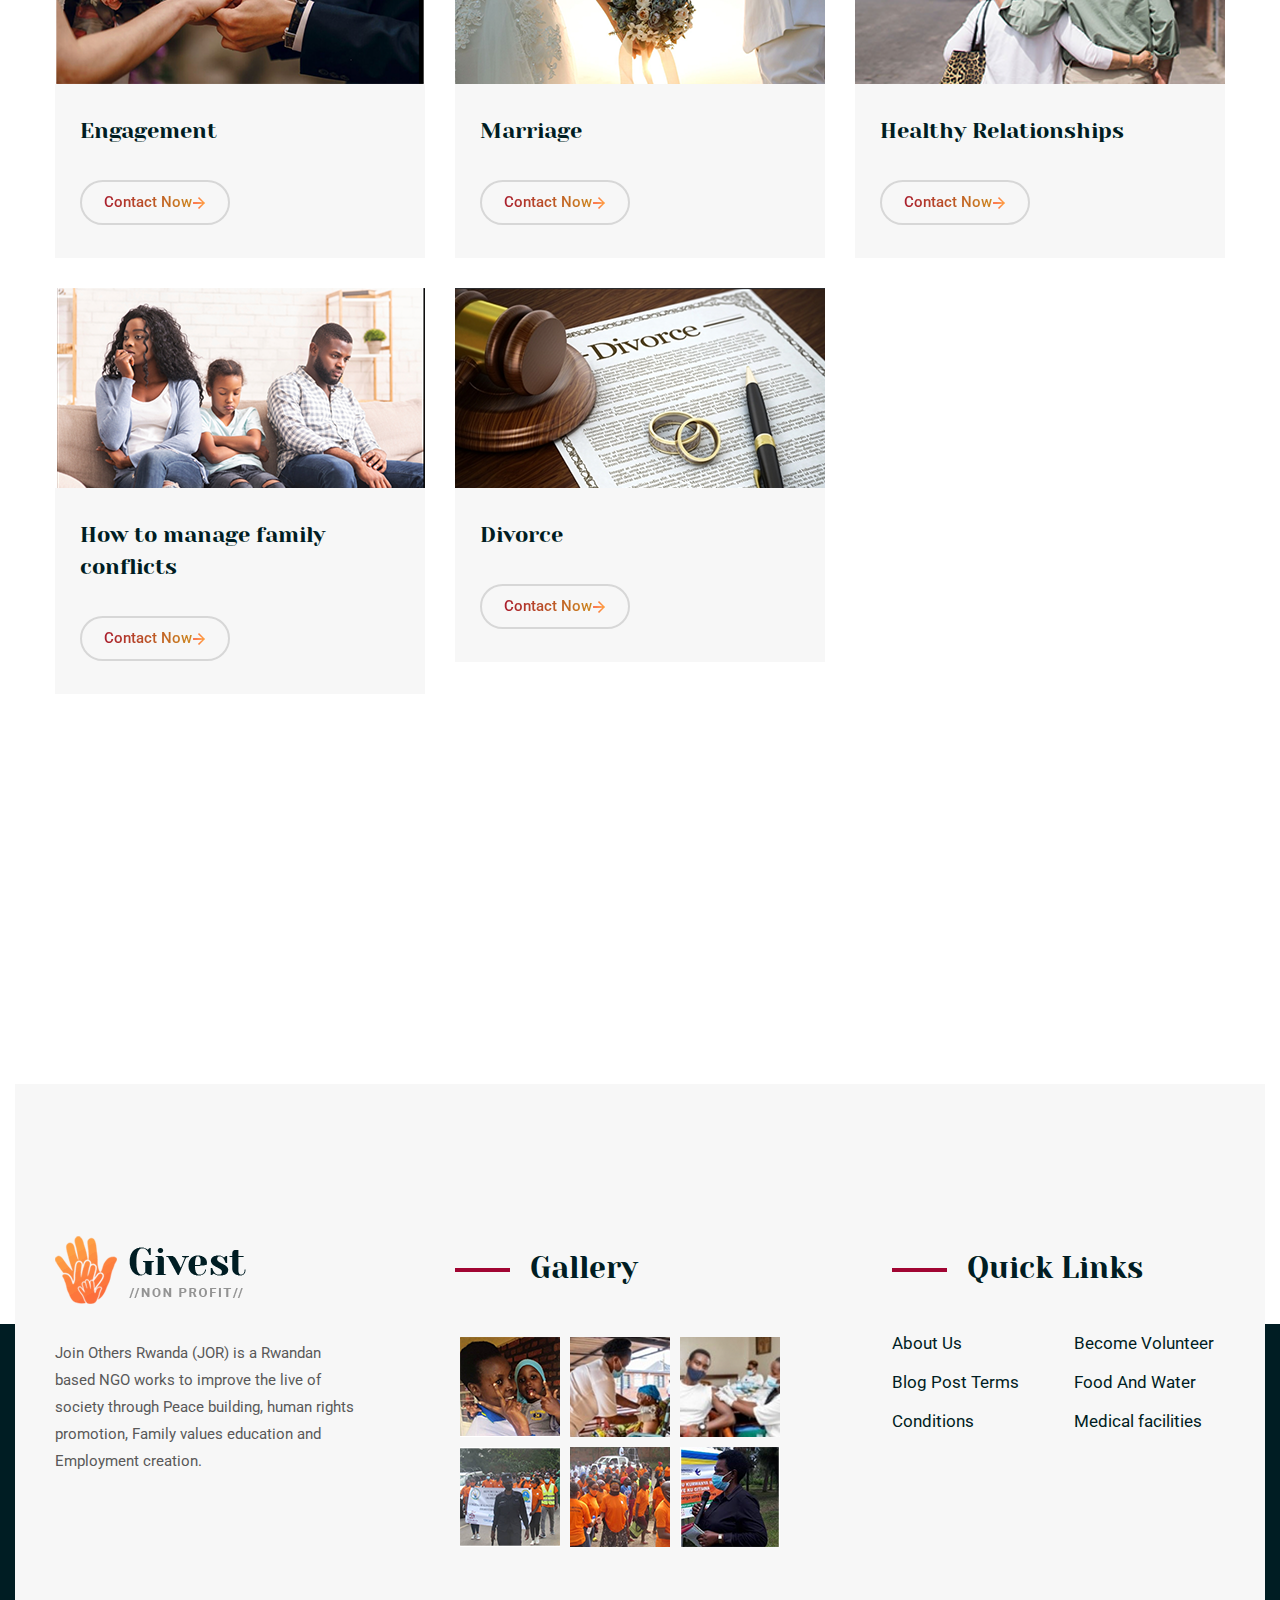
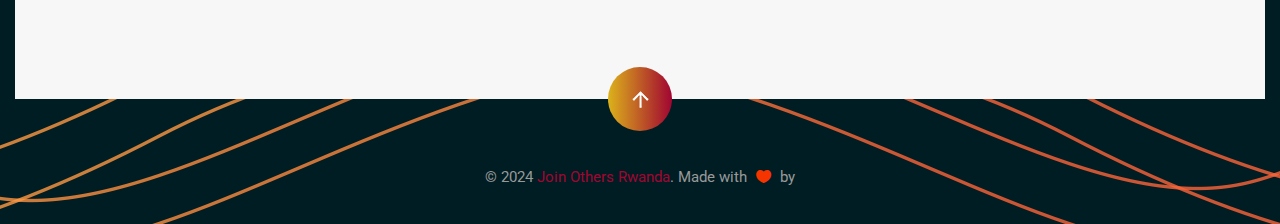
<file: advice.html>
<!DOCTYPE html>
<html lang="en">


<!-- Mirrored from template.hasthemes.com/givest/givest/causes.html by HTTrack Website Copier/3.x [XR&CO'2014], Mon, 01 Jul 2024 17:29:15 GMT -->

<head>
  <meta charset="utf-8">
  <meta http-equiv="X-UA-Compatible" content="IE=edge">
  <meta name="viewport" content="width=device-width, initial-scale=1.0" />

  <title>Causes – Join Others Rwanda</title>

  <!--== Favicon ==-->
  <link rel="shortcut icon" href="assets/img/logo.png" type="image/png" />

  <!--== Google Fonts ==-->
  <link href="https://fonts.googleapis.com/css?family=Yeseva+One:400" rel="stylesheet">
  <link href="https://fonts.googleapis.com/css?family=Roboto:300,400,400i,500,500i,700,700i" rel="stylesheet">

  <!--== Bootstrap CSS ==-->
  <link href="assets/css/bootstrap.min.css" rel="stylesheet" />
  <!--== Icofont CSS ==-->
  <link href="assets/css/icofont.css" rel="stylesheet" />
  <!--== ElegantIcons CSS ==-->
  <link href="assets/css/elegantIcons.css" rel="stylesheet" />
  <!--== Animate CSS ==-->
  <link href="assets/css/animate.css" rel="stylesheet" />
  <!--== Aos CSS ==-->
  <link href="assets/css/aos.css" rel="stylesheet" />
  <!--== FancyBox CSS ==-->
  <link href="assets/css/jquery.fancybox.min.css" rel="stylesheet" />
  <!--== Slicknav CSS ==-->
  <link href="assets/css/slicknav.css" rel="stylesheet" />
  <!--== Swiper CSS ==-->
  <link href="assets/css/swiper.min.css" rel="stylesheet" />
  <!--== Main Style CSS ==-->
  <link href="assets/css/style.css" rel="stylesheet" />

</head>

<body>
  <div class="gtranslate_wrapper"></div>
  <script>window.gtranslateSettings = { "default_language": "en", "languages": ["en", "fr"], "wrapper_selector": ".gtranslate_wrapper" }</script>
  <script src="https://cdn.gtranslate.net/widgets/latest/float.js" defer></script>
  <!--wrapper start-->
  <div class="wrapper">
    <!--wrapper start-->
    <div class="wrapper causes-page-wrapper">

      <!--== Start Preloader Content ==-->
      <div class="preloader-wrap">
        <div class="preloader">
          <span class="dot"></span>
          <div class="dots">
            <span></span>
            <span></span>
            <span></span>
          </div>
        </div>
      </div>
      <!--== End Preloader Content ==-->

      <!--== Start Header Wrapper ==-->
      <header class="header-area header-default sticky-header">
        <div class="container">
          <div class="row align-items-center">
            <div class="col-5 col-sm-3 col-md-3 col-lg-2 pr-0">
              <div class="header-logo-area">
                <a href="index.html">
                  <img class="logo-main" src="assets/img/logo.png" alt="Logo" />
                  <img class="logo-light" src="assets/img/logo.png" alt="Logo" />
                </a>
              </div>
            </div>
            <div class="col-7 col-sm-9 col-md-9 col-lg-10">
              <div class="header-align">
                <div class="header-navigation-area">
                  <ul class="main-menu nav justify-content-center">
                    <li><a href="index.html">Home</a></li>
                    <li><a href="about.html">About Us</a></li>
                    <li class="has-submenu active"><a href="#">Services</a>
                      <ul class="submenu-nav">
                        <li><a href="advice.html">Advice</a></li>
                        <li><a href="volunteer.html">Volunteer</a></li>
                        <li><a href="specific.html">Specific Support</a></li>
                      </ul>
                    </li>
                    
                    <li class="has-submenu"><a href="blog.html">Program</a>
                    </li>

                    <li><a href="contact.html">Contact Us</a></li>
                  </ul>
                </div>
                <div class="header-action-area">
                  <button class="btn-menu d-xl-none">
                    <span></span>
                    <span></span>
                    <span></span>
                  </button>
                  <a href="contact.html" class="btn-theme btn-gradient btn-slide btn-style">Give Support <img
                      class="icon icon-img" src="assets/img/icons/arrow-line-right2.png" alt="Icon"></a>
                </div>
              </div>
            </div>
          </div>
        </div>
      </header>
      <!--== End Header Wrapper ==-->

      <main class="main-content site-wrapper-reveal">
        <!--== Start Page Title Area ==-->
        <section class="page-title-area" data-bg-img="assets/img/photos/bg-page-title.jpg">
          <div class="container">
            <div class="row">
              <div class="col-lg-12">
                <div class="page-title-content text-center">
                  <h2 class="title text-white">Advice</h2>
                  <div class="bread-crumbs"><a href="index.html">Home<span class="breadcrumb-sep">//</span></a><span
                      class="active">Services</span></div>
                </div>
              </div>
            </div>
          </div>
        </section>
        <!--== End Page Title Area ==-->

        <!--== Start Causes Area ==-->
        <section class="causes-area causes-default-area">
          <div class="container">
            <div class="row">
              <div class="col-md-6 col-lg-4">
                <div class="causes-item mb-30">
                  <div class="thumb">
                    <img src="assets/img/causes/c1.png" alt="Givest-HasTech">
                  </div>
                  <div class="content">

                    <h4 class="title"><a href="causes-details.html">Positive parenting session</a></h4>

                  </div>
                  <div class="causes-footer">

                    <a class="btn-theme btn-border-gradient gray-border btn-size-md" href="contact.html"><span>Contact
                        Now <img class="icon icon-img" src="assets/img/icons/arrow-line-right-gradient.png"
                          alt="Icon"></span></a>
                  </div>
                </div>
              </div>
              <div class="col-md-6 col-lg-4">
                <div class="causes-item mb-30">
                  <div class="thumb">
                    <img src="assets/img/causes/c2.png" alt="Givest-HasTech">
                  </div>
                  <div class="content">

                    <h4 class="title"><a href="seka.html">Children benefit quality education at Seka Kibondo ECD</a>
                    </h4>

                  </div>
                  <div class="causes-footer">

                    <a class="btn-theme btn-border-gradient gray-border btn-size-md" href="seka.html"><span>Read more
                        <img class="icon icon-img" src="assets/img/icons/arrow-line-right-gradient.png"
                          alt="Icon"></span></a>
                  </div>
                </div>
              </div>
              <div class="col-md-6 col-lg-4">
                <div class="causes-item mb-30">
                  <div class="thumb">
                    <img src="assets/img/causes/as1.png" alt="Givest-HasTech">
                  </div>
                  <div class="content">

                    <h4 class="title"><a href="causes-details.html">Pregnancy</a></h4>

                  </div>
                  <div class="causes-footer">

                    <a class="btn-theme btn-border-gradient gray-border btn-size-md" href="contact.html"><span>Contact
                        Now <img class="icon icon-img" src="assets/img/icons/arrow-line-right-gradient.png"
                          alt="Icon"></span></a>
                  </div>
                </div>
              </div>
              <div class="col-md-6 col-lg-4">
                <div class="causes-item mb-30">
                  <div class="thumb">
                    <img src="assets/img/causes/c3.png" alt="Givest-HasTech">
                  </div>
                  <div class="content">

                    <h4 class="title"><a href="causes-details.html">We motivate children from families in conflicts to
                        appreciate learning</a></h4>

                  </div>
                  <div class="causes-footer">

                    <a class="btn-theme btn-border-gradient gray-border btn-size-md" href="contact.html"><span>Contact
                        Now <img class="icon icon-img" src="assets/img/icons/arrow-line-right-gradient.png"
                          alt="Icon"></span></a>
                  </div>
                </div>
              </div>
              <div class="col-md-6 col-lg-4">
                <div class="causes-item mb-30">
                  <div class="thumb">
                    <img src="assets/img/causes/01.jpg" alt="Givest-HasTech">
                  </div>
                  <div class="content">

                    <h4 class="title"><a href="causes-details.html">Early childhood (0 to 5 years)</a></h4>

                  </div>
                  <div class="causes-footer">

                    <a class="btn-theme btn-border-gradient gray-border btn-size-md" href="contact.html"><span>Contact
                        Now <img class="icon icon-img" src="assets/img/icons/arrow-line-right-gradient.png"
                          alt="Icon"></span></a>
                  </div>
                </div>
              </div>
              <div class="col-md-6 col-lg-4">
                <div class="causes-item mb-30">
                  <div class="thumb">
                    <img src="assets/img/causes/as2.png" alt="Givest-HasTech">
                  </div>
                  <div class="content">

                    <h4 class="title"><a href="causes-details.html">Dating</a></h4>

                  </div>
                  <div class="causes-footer">

                    <a class="btn-theme btn-border-gradient gray-border btn-size-md" href="contact.html"><span>Contact
                        Now <img class="icon icon-img" src="assets/img/icons/arrow-line-right-gradient.png"
                          alt="Icon"></span></a>
                  </div>
                </div>
              </div>
              <div class="col-md-6 col-lg-4">
                <div class="causes-item mb-30">
                  <div class="thumb">
                    <img src="assets/img/causes/as3.png" alt="Givest-HasTech">
                  </div>
                  <div class="content">

                    <h4 class="title"><a href="causes-details.html">Engagement</a></h4>

                  </div>
                  <div class="causes-footer">

                    <a class="btn-theme btn-border-gradient gray-border btn-size-md" href="contact.html"><span>Contact
                        Now <img class="icon icon-img" src="assets/img/icons/arrow-line-right-gradient.png"
                          alt="Icon"></span></a>
                  </div>
                </div>
              </div>
              <div class="col-md-6 col-lg-4">
                <div class="causes-item mb-30">
                  <div class="thumb">
                    <img src="assets/img/causes/as4.png" alt="Givest-HasTech">
                  </div>
                  <div class="content">

                    <h4 class="title"><a href="causes-details.html">Marriage</a></h4>

                  </div>
                  <div class="causes-footer">

                    <a class="btn-theme btn-border-gradient gray-border btn-size-md" href="contact.html"><span>Contact
                        Now <img class="icon icon-img" src="assets/img/icons/arrow-line-right-gradient.png"
                          alt="Icon"></span></a>
                  </div>
                </div>
              </div>
              <div class="col-md-6 col-lg-4">
                <div class="causes-item mb-30">
                  <div class="thumb">
                    <img src="assets/img/causes/as5.png" alt="Givest-HasTech">
                  </div>
                  <div class="content">

                    <h4 class="title"><a href="causes-details.html">Healthy Relationships</a></h4>

                  </div>
                  <div class="causes-footer">

                    <a class="btn-theme btn-border-gradient gray-border btn-size-md" href="contact.html"><span>Contact
                        Now <img class="icon icon-img" src="assets/img/icons/arrow-line-right-gradient.png"
                          alt="Icon"></span></a>
                  </div>
                </div>
              </div>
              <div class="col-md-6 col-lg-4">
                <div class="causes-item mb-30">
                  <div class="thumb">
                    <img src="assets/img/causes/as6.png" alt="Givest-HasTech">
                  </div>
                  <div class="content">

                    <h4 class="title"><a href="causes-details.html">How to manage family conflicts
                      </a></h4>

                  </div>
                  <div class="causes-footer">

                    <a class="btn-theme btn-border-gradient gray-border btn-size-md" href="contact.html"><span>Contact
                        Now <img class="icon icon-img" src="assets/img/icons/arrow-line-right-gradient.png"
                          alt="Icon"></span></a>
                  </div>
                </div>
              </div>
              <div class="col-md-6 col-lg-4">
                <div class="causes-item mb-30">
                  <div class="thumb">
                    <img src="assets/img/causes/as7.png" alt="Givest-HasTech">
                  </div>
                  <div class="content">

                    <h4 class="title"><a href="causes-details.html">Divorce</a></h4>

                  </div>
                  <div class="causes-footer">

                    <a class="btn-theme btn-border-gradient gray-border btn-size-md" href="contact.html"><span>Contact
                        Now <img class="icon icon-img" src="assets/img/icons/arrow-line-right-gradient.png"
                          alt="Icon"></span></a>
                  </div>
                </div>
              </div>
            </div>
          </div>
        </section>
        <!--== End Causes Area ==-->

        <section class="brand-logo-area brand-logo-default-area">
          <div class="container">

          </div>
        </section>
        <!--== End Brand Logo Area ==-->
      </main>

      <!--== Start Footer Area Wrapper ==-->
      <footer class="footer-area">
        <div class="footer-main">
          <div class="container">
            <div class="row">
              <div class="col-sm-12 col-md-6 col-lg-4 col-xl-4">
                <div class="widget-item">
                  <div class="about-widget">
                    <a class="footer-logo" href="index.html">
                      <img src="assets/img/logo.png" alt="Logo">
                    </a>
                    <p>Join Others Rwanda (JOR) is a Rwandan based NGO works to improve the live of society through
                      Peace
                      building, human rights promotion, Family values education and Employment creation.
                    </p>

                  </div>
                </div>
              </div>
              <div class="col-sm-6 col-md-6 col-lg-4 col-xl-4">
                <div class="widget-item">
                  <h4 class="widget-title line-style">Gallery</h4>
                  <div class="widget-gallery">
                    <div class="row row-cols-3 row-gutter-10">
                      <div class="col">
                        <div class="gallery-item">
                          <img src="assets/img/photos/g1.png" alt="Join Others Rwanda-HasTech">
                          <a class="icon" href="https://www.facebook.com/Joinothersrw/"><i
                              class="icofont-facebook"></i></a>
                        </div>
                      </div>
                      <div class="col">
                        <div class="gallery-item">
                          <img src="assets/img/photos/g2.png" alt="Join Others Rwanda-HasTech">
                          <a class="icon" href="https://www.facebook.com/Joinothersrw/"><i
                              class="icofont-facebook"></i></a>
                        </div>
                      </div>
                      <div class="col">
                        <div class="gallery-item">
                          <img src="assets/img/photos/g3.png" alt="Join Others Rwanda-HasTech">
                          <a class="icon" href="https://www.facebook.com/Joinothersrw/"><i
                              class="icofont-facebook"></i></a>
                        </div>
                      </div>
                      <div class="col">
                        <div class="gallery-item">
                          <img src="assets/img/photos/g4.png" alt="Join Others Rwanda-HasTech">
                          <a class="icon" href="https://www.facebook.com/Joinothersrw/"><i
                              class="icofont-facebook"></i></a>
                        </div>
                      </div>
                      <div class="col">
                        <div class="gallery-item">
                          <img src="assets/img/photos/g5.png" alt="Join Others Rwanda-HasTech">
                          <a class="icon" href="https://www.facebook.com/Joinothersrw/"><i
                              class="icofont-facebook"></i></a>
                        </div>
                      </div>
                      <div class="col">
                        <div class="gallery-item">
                          <img src="assets/img/photos/g6.png" alt="Join Others Rwanda-HasTech">
                          <a class="icon" href="https://www.facebook.com/Joinothersrw/"><i
                              class="icofont-facebook"></i></a>
                        </div>
                      </div>
                    </div>
                  </div>
                </div>
              </div>
              <div class="col-sm-6 col-md-6 col-lg-4 col-xl-4">
                <div class="widget-item menu-wrap-two-column">
                  <h4 class="widget-title line-style">Quick Links</h4>
                  <nav class="widget-menu-wrap">
                    <div class="row">
                      <div class="col-6 col-sm-6 col-md-6 pr-sm-5">
                        <ul class="nav-menu nav">
                          <li><a href="about.html">About Us</a></li>
                          <li><a href="blog.html">Blog Post Terms</a></li>
                          <li><a href="about.html">Conditions</a></li>

                        </ul>
                      </div>
                      <div class="col-6 col-sm-6 col-md-6 pl-sm-5">
                        <ul class="nav-menu nav align-right">
                          <li><a href="volunteer.html">Become Volunteer</a></li>

                          <li><a href="#">Food And Water</a></li>
                          <li><a href="#">Medical facilities</a></li>
                        </ul>
                      </div>
                    </div>
                  </nav>
                </div>
              </div>
            </div>
          </div>
          <!--== Scroll Top Button ==-->
          <div class="scroll-to-top"><img src="assets/img/icons/arrow-up-line.png" alt="Icon-Image"></div>
        </div>
        <div class="footer-bottom">
          <div class="container">
            <div class="footer-bottom-content">
              <div class="row align-items-center">
                <div class="col-12">
                  <div class="widget-copyright text-center">
                    <p>© 2024 <span>Join Others Rwanda</span>. Made with <i class="icon_heart"></i> by <a
                        target="_blank" href="https://www..com/"></a></p>
                  </div>
                </div>
              </div>
            </div>
          </div>
        </div>
        <div class="shape-layer">
          <img src="assets/img/shape/footer-line.png" alt="Image-Join Others Rwanda">
        </div>
      </footer>
      <!--== End Footer Area Wrapper ==-->

      <!--== Start Side Menu ==-->
      <aside class="off-canvas-wrapper">
        <div class="off-canvas-inner">
          <div class="off-canvas-overlay"></div>
          <!-- Start Off Canvas Content Wrapper -->
          <div class="off-canvas-content">
            <!-- Off Canvas Header -->
            <div class="off-canvas-header">
              <div class="logo-area">
                <a href="index.html"><img src="assets/img/logo.png" alt="Logo" /></a>
              </div>
              <div class="close-action">
                <button class="btn-close"><i class="icofont-close"></i></button>
              </div>
            </div>

            <div class="off-canvas-item">
              <!-- Start Mobile Menu Wrapper -->
              <div class="res-mobile-menu menu-active-one">
                <!-- Note Content Auto Generate By Jquery From Main Menu -->
              </div>
              <!-- End Mobile Menu Wrapper -->
            </div>
            <!-- Off Canvas Footer -->
            <div class="off-canvas-footer"></div>
          </div>
          <!-- End Off Canvas Content Wrapper -->
        </div>
      </aside>
      <!--== End Side Menu ==-->
    </div>

    <!--=======================Javascript============================-->

    <!--=== Modernizr Min Js ===-->
    <script src="assets/js/modernizr.js"></script>
    <!--=== jQuery Min Js ===-->
    <script src="assets/js/jquery-main.js"></script>
    <!--=== jQuery Migration Min Js ===-->
    <script src="assets/js/jquery-migrate.js"></script>
    <!--=== Popper Min Js ===-->
    <script src="assets/js/popper.min.js"></script>
    <!--=== Bootstrap Min Js ===-->
    <script src="assets/js/bootstrap.min.js"></script>
    <!--=== jquery Appear Js ===-->
    <script src="assets/js/jquery.appear.js"></script>
    <!--=== jquery Swiper Min Js ===-->
    <script src="assets/js/swiper.min.js"></script>
    <!--=== jquery Fancybox Min Js ===-->
    <script src="assets/js/fancybox.min.js"></script>
    <!--=== jquery Aos Min Js ===-->
    <script src="assets/js/aos.min.js"></script>
    <!--=== jquery Tilt Animation Js ===-->
    <script src="assets/js/tilt-animation.js"></script>
    <!--=== jquery Scene Mouse Move Min Js ===-->
    <script src="assets/js/parallax.min.js"></script>
    <!--=== jquery Slicknav Js ===-->
    <script src="assets/js/jquery.slicknav.js"></script>
    <!--=== jquery Counterup Js ===-->
    <script src="assets/js/counterup.js"></script>
    <!--=== jquery Waypoint Js ===-->
    <script src="assets/js/waypoint.js"></script>
    <!--=== jquery Wow Min Js ===-->
    <script src="assets/js/wow.min.js"></script>
    <!--=== jQuery EasyPieChart Min Js ===-->
    <script src="assets/js/jquery.easypiechart.min.js"></script>

    <!--=== Custom Js ===-->
    <script src="assets/js/custom.js"></script>

</body>


<!-- Mirrored from template.hasthemes.com/givest/givest/causes.html by HTTrack Website Copier/3.x [XR&CO'2014], Mon, 01 Jul 2024 17:29:15 GMT -->

</html>
</file>
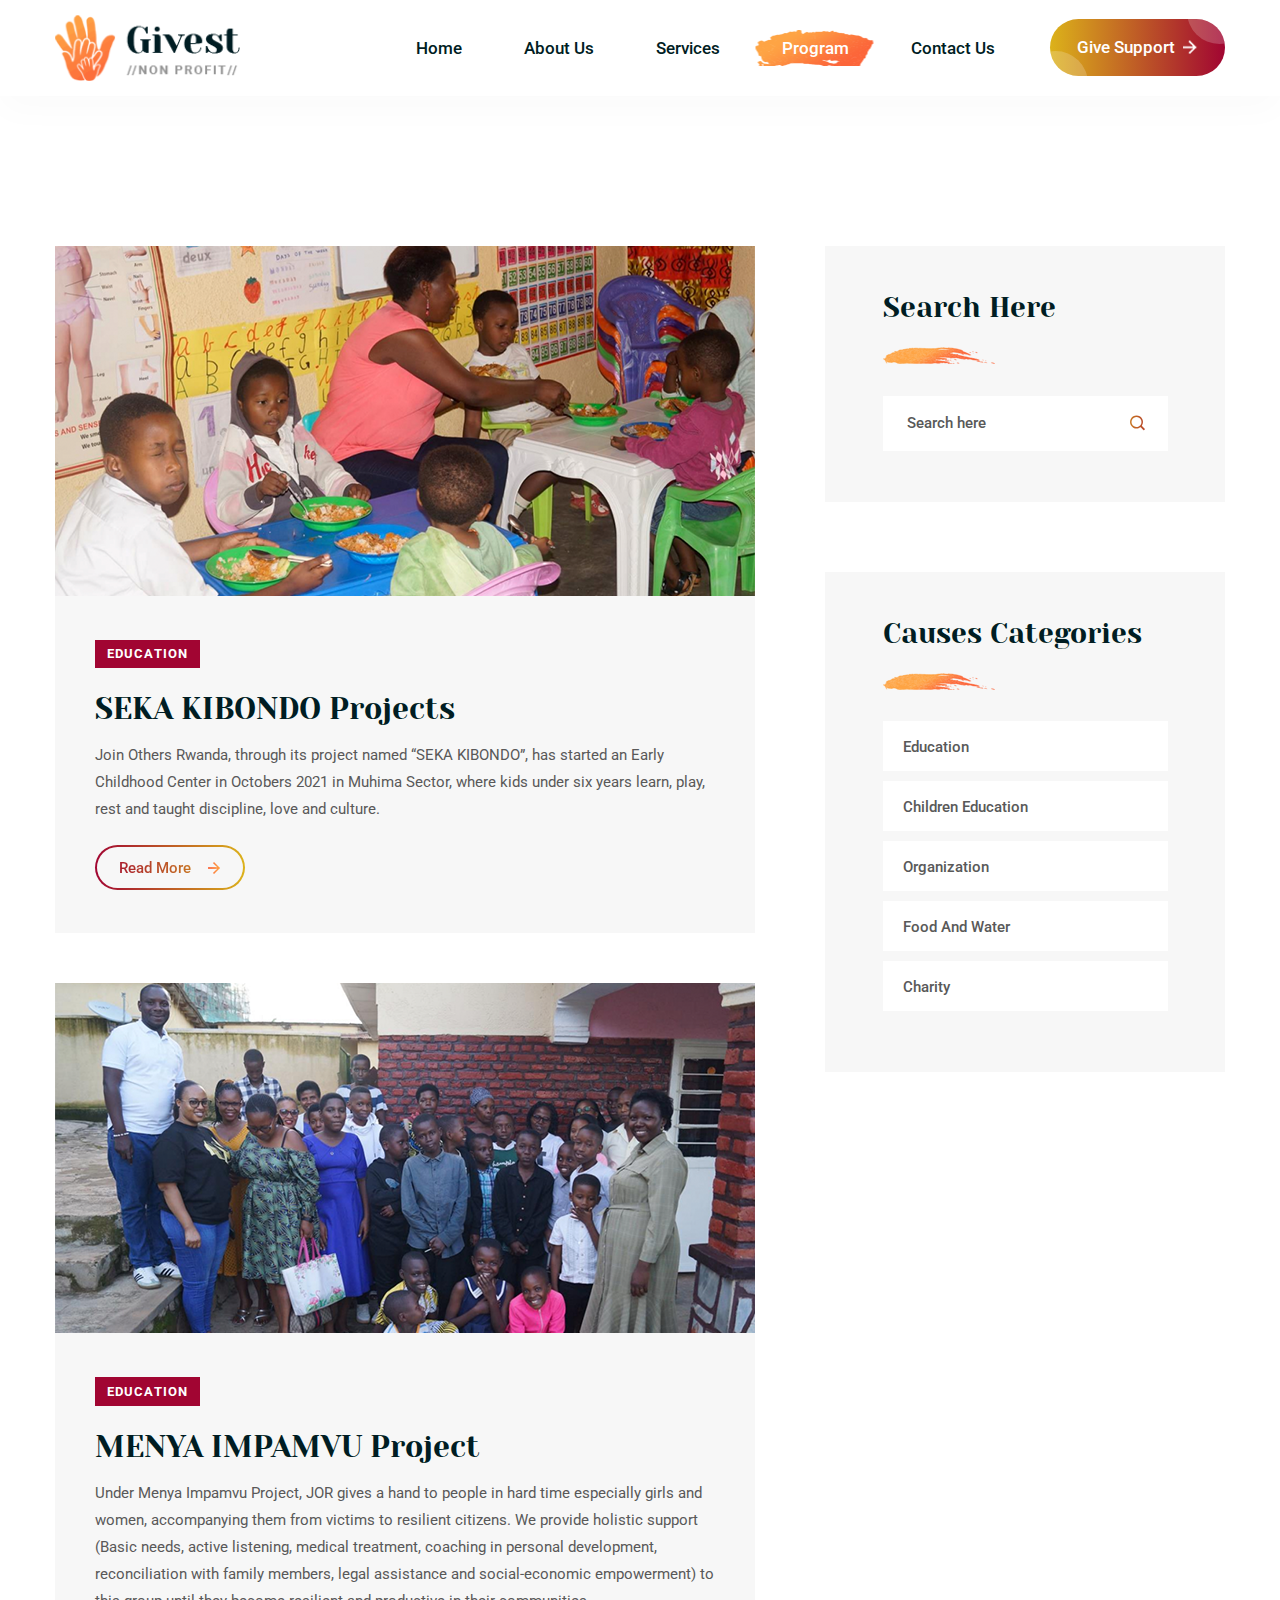
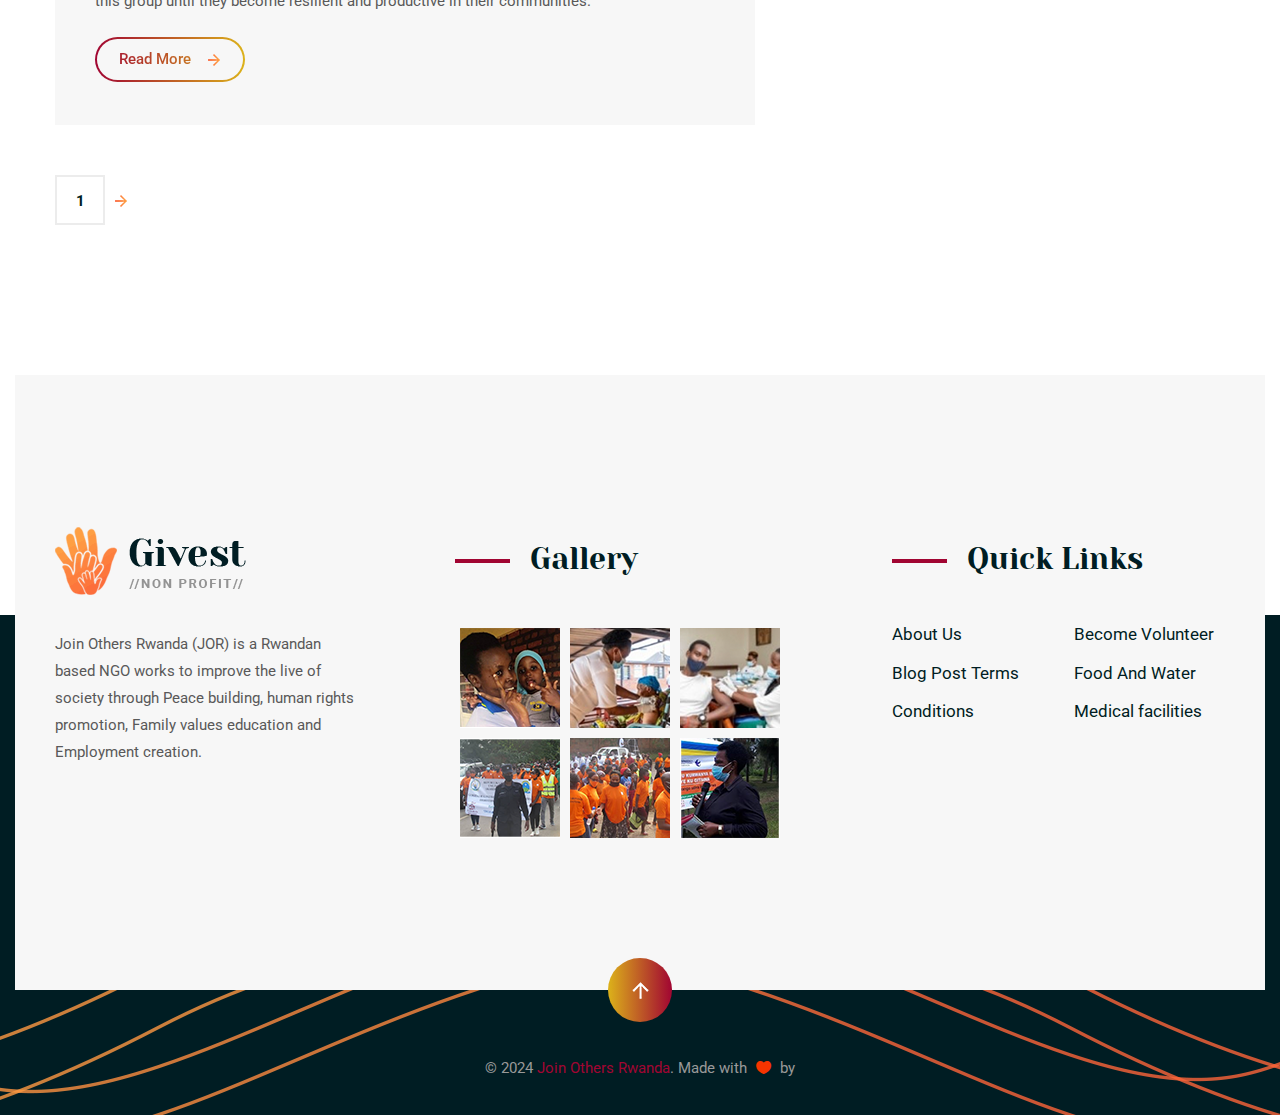
<file: blog.html>
<!DOCTYPE html>
<html lang="en">


<!-- Mirrored from template..com/Join Others Rwanda/Join Others Rwanda/blog.html by HTTrack Website Copier/3.x [XR&CO'2014], Mon, 01 Jul 2024 17:29:26 GMT -->
<head>
    <meta charset="utf-8">
    <meta http-equiv="X-UA-Compatible" content="IE=edge">
    <meta name="viewport" content="width=device-width, initial-scale=1.0" />

    <title>Blog – Join Others Rwanda </title>

    <!--== Favicon ==-->
    <link rel="shortcut icon" href="assets/img/logo.png" type="image/png" />

    <!--== Google Fonts ==-->
    <link href="https://fonts.googleapis.com/css?family=Yeseva+One:400" rel="stylesheet">
    <link href="https://fonts.googleapis.com/css?family=Roboto:300,400,400i,500,500i,700,700i" rel="stylesheet">

    <!--== Bootstrap CSS ==-->
    <link href="assets/css/bootstrap.min.css" rel="stylesheet"/>
    <!--== Icofont CSS ==-->
    <link href="assets/css/icofont.css" rel="stylesheet"/>
    <!--== ElegantIcons CSS ==-->
    <link href="assets/css/elegantIcons.css" rel="stylesheet"/>
    <!--== Animate CSS ==-->
    <link href="assets/css/animate.css" rel="stylesheet"/>
    <!--== Aos CSS ==-->
    <link href="assets/css/aos.css" rel="stylesheet"/>
    <!--== FancyBox CSS ==-->
    <link href="assets/css/jquery.fancybox.min.css" rel="stylesheet"/>
    <!--== Slicknav CSS ==-->
    <link href="assets/css/slicknav.css" rel="stylesheet"/>
    <!--== Swiper CSS ==-->
    <link href="assets/css/swiper.min.css" rel="stylesheet"/>
    <!--== Main Style CSS ==-->
    <link href="assets/css/style.css" rel="stylesheet" />

</head>

<body>
  <div class="gtranslate_wrapper"></div>
  <script>window.gtranslateSettings = {"default_language":"en","languages":["en","fr"],"wrapper_selector":".gtranslate_wrapper"}</script>
  <script src="https://cdn.gtranslate.net/widgets/latest/float.js" defer></script>
<!--wrapper start-->
<div class="wrapper blog-page-wrapper">

  <!--== Start Preloader Content ==-->
  <div class="preloader-wrap">
  	<div class="preloader">
	    <span class="dot"></span>
	    <div class="dots">
        <span></span>
        <span></span>
        <span></span>
	    </div>
  	</div>
  </div>
  <!--== End Preloader Content ==-->

  <!--== Start Header Wrapper ==-->
  <header class="header-area header-default sticky-header">
    <div class="container">
      <div class="row align-items-center">
        <div class="col-5 col-sm-3 col-md-3 col-lg-2 pr-0">
          <div class="header-logo-area">
            <a href="index.html">
              <img class="logo-main" src="assets/img/logo.png" alt="Logo" />
              <img class="logo-light" src="assets/img/logo.png" alt="Logo" />
            </a>
          </div>
        </div>
        <div class="col-7 col-sm-9 col-md-9 col-lg-10">
          <div class="header-align">
            <div class="header-navigation-area">
              <ul class="main-menu nav justify-content-center">
                <li ><a href="index.html">Home</a></li>
                <li><a href="about.html">About Us</a></li>
               <li class="has-submenu"><a href="#">Services</a>
                    <ul class="submenu-nav">
                      <li><a href="advice.html">Advice</a></li>
                      <li><a href="volunteer.html">Volunteer</a></li>
                      <li><a href="specific.html">Specific Support</a></li>
                    </ul>
                  </li>
                </li>
                
                <li class="active"><a href="blog.html">Program</a>
                </li>

                <li><a href="contact.html">Contact Us</a></li>
              </ul>
            </div>
            <div class="header-action-area">
              <button class="btn-menu d-xl-none">
                <span></span>
                <span></span>
                <span></span>
              </button>
              <a href="contact.html" class="btn-theme btn-gradient btn-slide btn-style">Give Support <img
                  class="icon icon-img" src="assets/img/icons/arrow-line-right2.png" alt="Icon"></a>
            </div>
          </div>
        </div>
      </div>
    </div>
  </header>
  <!--== End Header Wrapper ==-->

  <main class="main-content site-wrapper-reveal">
    <!--== Start Page Title Area ==-->
 
    <!--== End Page Title Area ==-->

    <!--== Start Blog Area Wrapper ==-->
    <section class="blog-grid-area">
      <div class="container">
        <div class="row">
          <div class="col-12">
            <div class="blog-content-column">
              <div class="blog-content-area post-items-style2">
                <!--== Start Blog Post Item ==-->
                <div class="post-item">
                  <div class="thumb">
                    <a href="seka.html"><img src="assets/img/blog/b1.png" alt="Join Others Rwanda-Blog"></a>
                    
                   
                  </div>
                  <div class="content">
                    <div class="inner-content">
                      <div class="meta">
                        <a class="post-category" href="blog.html">Education</a>
                       
                      </div>
                      <h4 class="title">
                        <a href="seka.html">SEKA KIBONDO Projects</a>
                      </h4>
                      <p>Join Others Rwanda, through its project named “SEKA KIBONDO”, has started an Early Childhood Center
                        in Octobers 2021 in Muhima Sector, where kids under six years learn, play, rest and taught discipline, love
                        and culture.</p>
                      <a href="seka.html" class="btn-theme btn-border-gradient btn-size-md"><span>Read More <img class="icon icon-img" src="assets/img/icons/arrow-line-right-gradient.png" alt="Icon"></span></a>
                    </div>
                  </div>
                </div>
                <!--== End Blog Post Item ==-->

              

                <!--== Start Blog Post Item ==-->
                <div class="post-item">
                  <div class="thumb">
                    <a href="menya.html"><img src="assets/img/blog/b2.png" alt="Join Others Rwanda-Blog"></a>
                    
                   
                  </div>
                  <div class="content">
                    <div class="inner-content">
                      <div class="meta">
                        <a class="post-category" href="blog.html">Education</a>
                          </div>
                      <h4 class="title">
                        <a href="menya.html">MENYA IMPAMVU Project</a>
                      </h4>
                      <p>Under Menya Impamvu Project, JOR gives a hand to people in hard time especially girls and women,
                        accompanying them from victims to resilient citizens. We provide holistic support (Basic needs, active
                        listening, medical treatment, coaching in personal development, reconciliation with family members, legal
                        assistance and social-economic empowerment) to this group until they become resilient and productive in
                        their communities.</p>
                      <a href="menya.html" class="btn-theme btn-border-gradient btn-size-md"><span>Read More <img class="icon icon-img" src="assets/img/icons/arrow-line-right-gradient.png" alt="Icon"></span></a>
                    </div>
                  </div>
                </div>
                <!--== End Blog Post Item ==-->

                <div class="pagination-area pt-0 pb-0">
                  <nav>
                    <ul class="page-numbers">
                      <li>
                        <a class="page-number" href="blog.html">1</a>
                      </li>
                      
                        <a class="page-number next" href="blog.html">
                          <img src="assets/img/icons/arrow-line-right-gradient.png" alt="Icon-Image">
                        </a>
                      </li>
                    </ul>
                  </nav>
                </div>
              </div>
              <div class="sidebar-area">
                <div class="widget">
                  <h3 class="widget-title">Search Here</h3>
                  <div class="separator-line">
                    <img class="me-1" src="assets/img/shape/line-t2.png" alt="Image-Join Others Rwanda">
                  </div>
                  <div class="widget-search-box">
                    <form action="#" method="post">
                      <div class="form-input-item">
                        <label for="search2" class="sr-only">Search Here</label>
                        <input type="text" id="search2" placeholder="Search here">
                        <button type="submit" class="btn-src">
                          <i class="icofont-search-1"></i>
                        </button>
                      </div>
                    </form>
                  </div>
                </div>
                <div class="widget">
                  <h3 class="widget-title">Causes Categories</h3>
                  <div class="separator-line">
                    <img class="me-1" src="assets/img/shape/line-t2.png" alt="Image-Join Others Rwanda">
                  </div>
                  <div class="widget-category">
                    <a href="#">Education</a>
                    <a href="#">Children Education</a>
                    <a href="#">Organization </a>
                    <a href="#">Food And Water </a>
                    <a href="#"> Charity</a>
                  </div>
                </div>
               
                
              </div>
            </div>
          </div>
        </div>
      </div>
    </section>
    <!--== End Blog Area Wrapper ==-->
  </main>

  <!--== Start Footer Area Wrapper ==-->
   <footer class="footer-area">
      <div class="footer-main">
        <div class="container">
          <div class="row">
            <div class="col-sm-12 col-md-6 col-lg-4 col-xl-4">
              <div class="widget-item">
                <div class="about-widget">
                  <a class="footer-logo" href="index.html">
                    <img src="assets/img/logo.png" alt="Logo">
                  </a>
                  <p>Join Others Rwanda (JOR) is a Rwandan based NGO works to improve the live of society through Peace
                    building, human rights promotion, Family values education and Employment creation.
                  </p>

                </div>
              </div>
            </div>
            <div class="col-sm-6 col-md-6 col-lg-4 col-xl-4">
              <div class="widget-item">
                <h4 class="widget-title line-style">Gallery</h4>
                <div class="widget-gallery">
                  <div class="row row-cols-3 row-gutter-10">
                    <div class="col">
                      <div class="gallery-item">
                        <img src="assets/img/photos/g1.png" alt="Join Others Rwanda-HasTech">
                        <a class="icon" href="https://www.facebook.com/Joinothersrw/"><i class="icofont-facebook"></i></a>
                      </div>
                    </div>
                    <div class="col">
                      <div class="gallery-item">
                        <img src="assets/img/photos/g2.png" alt="Join Others Rwanda-HasTech">
                        <a class="icon" href="https://www.facebook.com/Joinothersrw/"><i class="icofont-facebook"></i></a>
                      </div>
                    </div>
                    <div class="col">
                      <div class="gallery-item">
                        <img src="assets/img/photos/g3.png" alt="Join Others Rwanda-HasTech">
                        <a class="icon" href="https://www.facebook.com/Joinothersrw/"><i class="icofont-facebook"></i></a>
                      </div>
                    </div>
                    <div class="col">
                      <div class="gallery-item">
                        <img src="assets/img/photos/g4.png" alt="Join Others Rwanda-HasTech">
                        <a class="icon" href="https://www.facebook.com/Joinothersrw/"><i class="icofont-facebook"></i></a>
                      </div>
                    </div>
                    <div class="col">
                      <div class="gallery-item">
                        <img src="assets/img/photos/g5.png" alt="Join Others Rwanda-HasTech">
                        <a class="icon" href="https://www.facebook.com/Joinothersrw/"><i class="icofont-facebook"></i></a>
                      </div>
                    </div>
                    <div class="col">
                      <div class="gallery-item">
                        <img src="assets/img/photos/g6.png" alt="Join Others Rwanda-HasTech">
                        <a class="icon" href="https://www.facebook.com/Joinothersrw/"><i class="icofont-facebook"></i></a>
                      </div>
                    </div>
                  </div>
                </div>
              </div>
            </div>
            <div class="col-sm-6 col-md-6 col-lg-4 col-xl-4">
              <div class="widget-item menu-wrap-two-column">
                <h4 class="widget-title line-style">Quick Links</h4>
                <nav class="widget-menu-wrap">
                  <div class="row">
                    <div class="col-6 col-sm-6 col-md-6 pr-sm-5">
                      <ul class="nav-menu nav">
                        <li><a href="about.html">About Us</a></li>
                        <li><a href="blog.html">Blog Post Terms</a></li>
                        <li><a href="about.html">Conditions</a></li>

                      </ul>
                    </div>
                    <div class="col-6 col-sm-6 col-md-6 pl-sm-5">
                      <ul class="nav-menu nav align-right">
                        <li><a href="volunteer.html">Become Volunteer</a></li>

                        <li><a href="#">Food And Water</a></li>
                        <li><a href="#">Medical facilities</a></li>
                      </ul>
                    </div>
                  </div>
                </nav>
              </div>
            </div>
          </div>
        </div>
        <!--== Scroll Top Button ==-->
        <div class="scroll-to-top"><img src="assets/img/icons/arrow-up-line.png" alt="Icon-Image"></div>
      </div>
      <div class="footer-bottom">
        <div class="container">
          <div class="footer-bottom-content">
            <div class="row align-items-center">
              <div class="col-12">
                <div class="widget-copyright text-center">
                  <p>© 2024 <span>Join Others Rwanda</span>. Made with <i class="icon_heart"></i> by <a target="_blank"
                      href="https://www..com/"></a></p>
                </div>
              </div>
            </div>
          </div>
        </div>
      </div>
      <div class="shape-layer">
        <img src="assets/img/shape/footer-line.png" alt="Image-Join Others Rwanda">
      </div>
    </footer>
  <!--== End Footer Area Wrapper ==-->

  <!--== Start Side Menu ==-->
  <aside class="off-canvas-wrapper">
    <div class="off-canvas-inner">
      <div class="off-canvas-overlay"></div>
      <!-- Start Off Canvas Content Wrapper -->
      <div class="off-canvas-content">
        <!-- Off Canvas Header -->
        <div class="off-canvas-header">
          <div class="logo-area">
            <a href="index.html"><img src="assets/img/logo.png" alt="Logo" /></a>
          </div>
          <div class="close-action">
            <button class="btn-close"><i class="icofont-close"></i></button>
          </div>
        </div>

        <div class="off-canvas-item">
          <!-- Start Mobile Menu Wrapper -->
          <div class="res-mobile-menu menu-active-one">
            <!-- Note Content Auto Generate By Jquery From Main Menu -->
          </div>
          <!-- End Mobile Menu Wrapper -->
        </div>
        <!-- Off Canvas Footer -->
        <div class="off-canvas-footer"></div>
      </div>
      <!-- End Off Canvas Content Wrapper -->
    </div>
  </aside>
  <!--== End Side Menu ==-->  
</div>

<!--=======================Javascript============================-->

<!--=== Modernizr Min Js ===-->
<script src="assets/js/modernizr.js"></script>
<!--=== jQuery Min Js ===-->
<script src="assets/js/jquery-main.js"></script>
<!--=== jQuery Migration Min Js ===-->
<script src="assets/js/jquery-migrate.js"></script>
<!--=== Popper Min Js ===-->
<script src="assets/js/popper.min.js"></script>
<!--=== Bootstrap Min Js ===-->
<script src="assets/js/bootstrap.min.js"></script>
<!--=== jquery Appear Js ===-->
<script src="assets/js/jquery.appear.js"></script>
<!--=== jquery Swiper Min Js ===-->
<script src="assets/js/swiper.min.js"></script>
<!--=== jquery Fancybox Min Js ===-->
<script src="assets/js/fancybox.min.js"></script>
<!--=== jquery Aos Min Js ===-->
<script src="assets/js/aos.min.js"></script>
<!--=== jquery Tilt Animation Js ===-->
<script src="assets/js/tilt-animation.js"></script>
<!--=== jquery Scene Mouse Move Min Js ===-->
<script src="assets/js/parallax.min.js"></script>
<!--=== jquery Slicknav Js ===-->
<script src="assets/js/jquery.slicknav.js"></script>
<!--=== jquery Counterup Js ===-->
<script src="assets/js/counterup.js"></script>
<!--=== jquery Waypoint Js ===-->
<script src="assets/js/waypoint.js"></script>
<!--=== jquery Wow Min Js ===-->
<script src="assets/js/wow.min.js"></script>
<!--=== jQuery EasyPieChart Min Js ===-->
<script src="assets/js/jquery.easypiechart.min.js"></script>

<!--=== Custom Js ===-->
<script src="assets/js/custom.js"></script>

</body>


<!-- Mirrored from template..com/Join Others Rwanda/Join Others Rwanda/blog.html by HTTrack Website Copier/3.x [XR&CO'2014], Mon, 01 Jul 2024 17:29:30 GMT -->
</html>
</file>
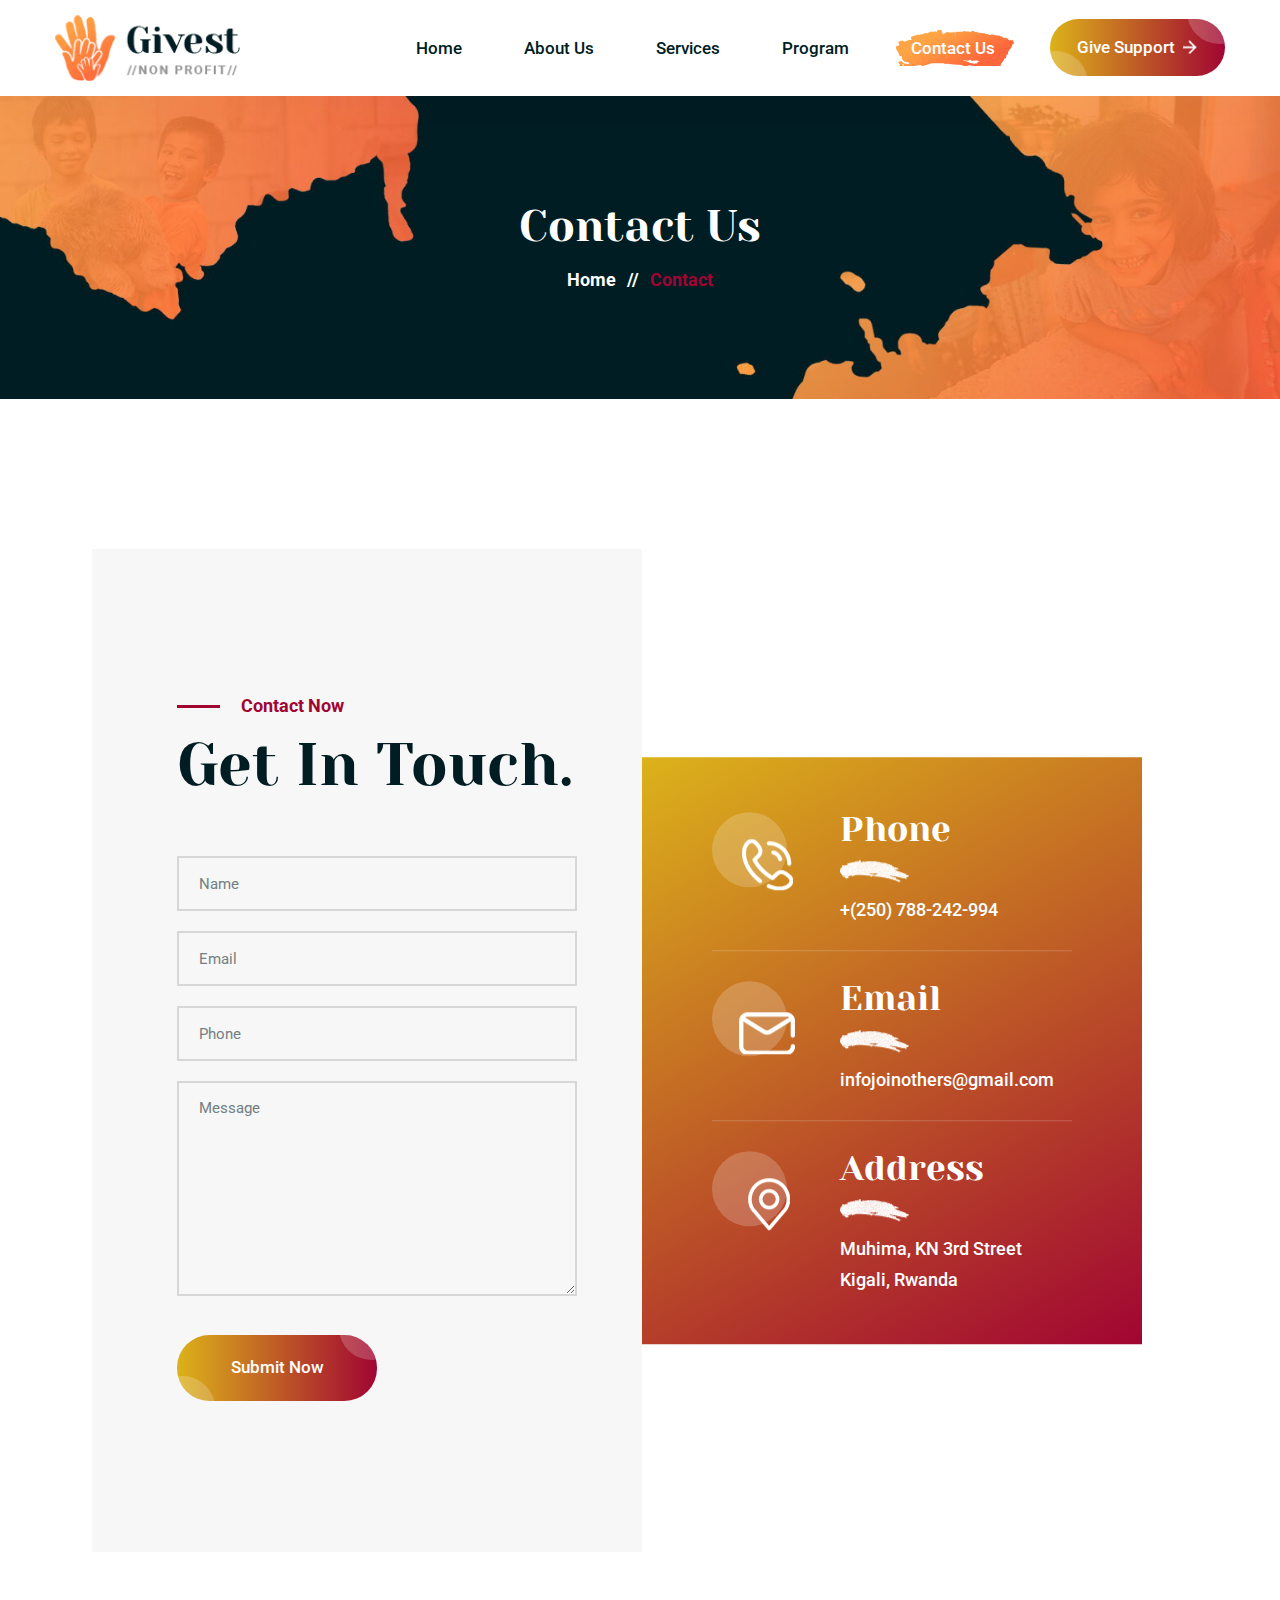
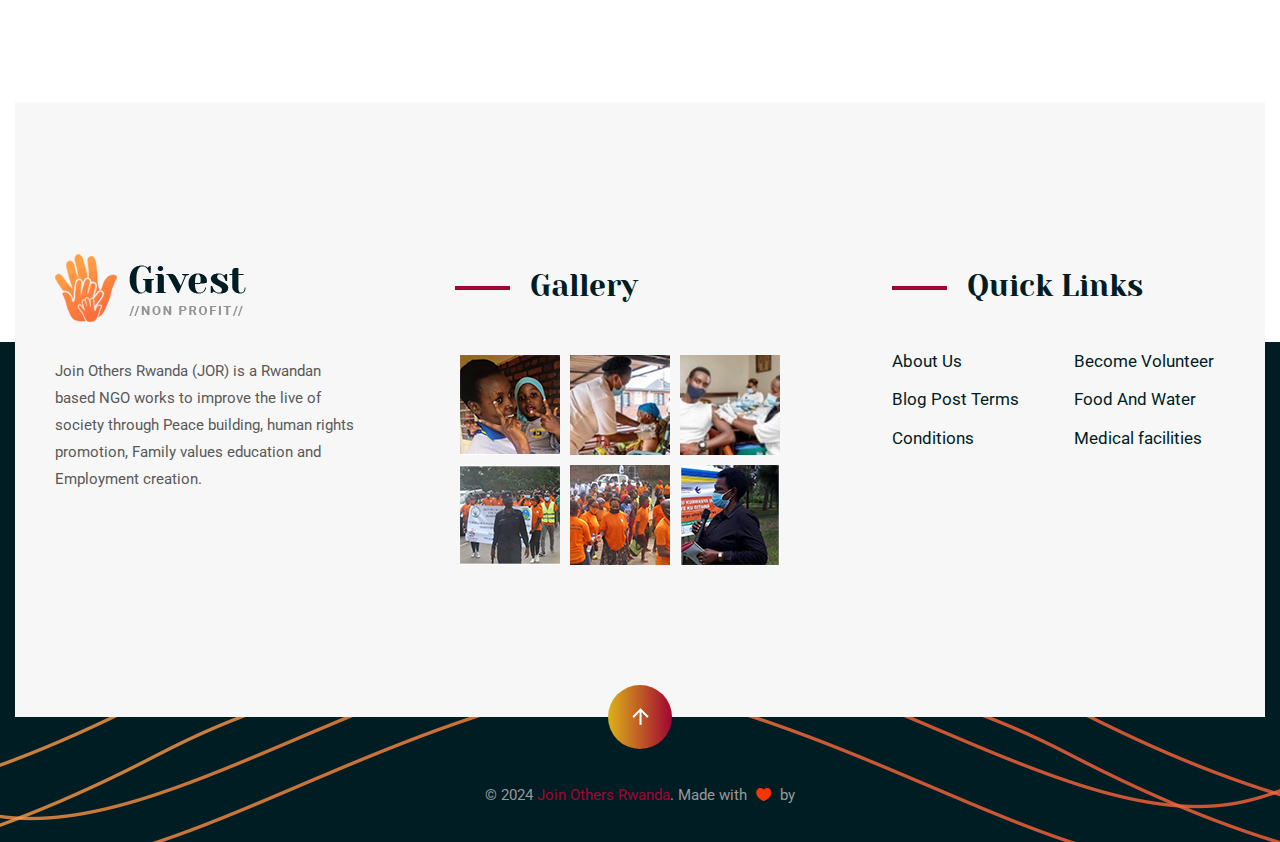
<file: contact.html>
<!DOCTYPE html>
<html lang="en">


<!-- Mirrored from template..com/Join Others Rwanda/Join Others Rwanda/contact.html by HTTrack Website Copier/3.x [XR&CO'2014], Mon, 01 Jul 2024 17:29:44 GMT -->
<head>
    <meta charset="utf-8">
    <meta http-equiv="X-UA-Compatible" content="IE=edge">
    <meta name="viewport" content="width=device-width, initial-scale=1.0" />

    <title>Contact Us – Join Others Rwanda </title>

    <!--== Favicon ==-->
    <link rel="shortcut icon" href="assets/img/logo.png" type="image/png"/>

    <!--== Google Fonts ==-->
    <link href="https://fonts.googleapis.com/css?family=Yeseva+One:400" rel="stylesheet">
    <link href="https://fonts.googleapis.com/css?family=Roboto:300,400,400i,500,500i,700,700i" rel="stylesheet">

    <!--== Bootstrap CSS ==-->
    <link href="assets/css/bootstrap.min.css" rel="stylesheet"/>
    <!--== Icofont CSS ==-->
    <link href="assets/css/icofont.css" rel="stylesheet"/>
    <!--== ElegantIcons CSS ==-->
    <link href="assets/css/elegantIcons.css" rel="stylesheet"/>
    <!--== Animate CSS ==-->
    <link href="assets/css/animate.css" rel="stylesheet"/>
    <!--== Aos CSS ==-->
    <link href="assets/css/aos.css" rel="stylesheet"/>
    <!--== FancyBox CSS ==-->
    <link href="assets/css/jquery.fancybox.min.css" rel="stylesheet"/>
    <!--== Slicknav CSS ==-->
    <link href="assets/css/slicknav.css" rel="stylesheet"/>
    <!--== Swiper CSS ==-->
    <link href="assets/css/swiper.min.css" rel="stylesheet"/>
    <!--== Main Style CSS ==-->
    <link href="assets/css/style.css" rel="stylesheet" />

</head>

<body>
  <div class="gtranslate_wrapper"></div>
  <script>window.gtranslateSettings = {"default_language":"en","languages":["en","fr"],"wrapper_selector":".gtranslate_wrapper"}</script>
  <script src="https://cdn.gtranslate.net/widgets/latest/float.js" defer></script>
<!--wrapper start-->
<div class="wrapper contact-page-wrapper">

  <!--== Start Preloader Content ==-->
  <div class="preloader-wrap">
  	<div class="preloader">
	    <span class="dot"></span>
	    <div class="dots">
        <span></span>
        <span></span>
        <span></span>
	    </div>
  	</div>
  </div>
  <!--== End Preloader Content ==-->

  <!--== Start Header Wrapper ==-->
  <header class="header-area header-default sticky-header">
    <div class="container">
      <div class="row align-items-center">
        <div class="col-5 col-sm-3 col-md-3 col-lg-2 pr-0">
          <div class="header-logo-area">
            <a href="index.html">
              <img class="logo-main" src="assets/img/logo.png" alt="Logo" />
              <img class="logo-light" src="assets/img/logo.png" alt="Logo" />
            </a>
          </div>
        </div>
        <div class="col-7 col-sm-9 col-md-9 col-lg-10">
          <div class="header-align">
            <div class="header-navigation-area">
              <ul class="main-menu nav justify-content-center">
                <li><a href="index.html">Home</a></li>
                <li><a href="about.html">About Us</a></li>
               <li class="has-submenu" class><a href="#">Services</a>
                    <ul class="submenu-nav">
                      <li><a href="advice.html">Advice</a></li>
                      <li><a href="volunteer.html">Volunteer</a></li>
                      <li><a href="specific.html">Specific Support</a></li>
                    </ul>
                  </li>
                </li>
                
                <li class="has-submenu"><a href="blog.html">Program</a>
                </li>

                <li class="active"><a href="contact.html">Contact Us</a></li>
              </ul>
            </div>
            <div class="header-action-area">
              <button class="btn-menu d-xl-none">
                <span></span>
                <span></span>
                <span></span>
              </button>
              <a href="contact.html" class="btn-theme btn-gradient btn-slide btn-style">Give Support <img
                  class="icon icon-img" src="assets/img/icons/arrow-line-right2.png" alt="Icon"></a>
            </div>
          </div>
        </div>
      </div>
    </div>
  </header>
  <!--== End Header Wrapper ==-->

  <main class="main-content site-wrapper-reveal">
    <!--== Start Page Title Area ==-->
    <section class="page-title-area" data-bg-img="assets/img/photos/bg-page-title.jpg">
      <div class="container">
        <div class="row">
          <div class="col-lg-12">
            <div class="page-title-content text-center">
              <h2 class="title text-white">Contact Us</h2>
              <div class="bread-crumbs"><a href="index.html">Home<span class="breadcrumb-sep">//</span></a><span class="active">Contact</span></div>
            </div>
          </div>
        </div>
      </div>
    </section>
    <!--== End Page Title Area ==-->

    <!--== Start Contact Area ==-->
    <section class="contact-area">
      <div class="container-fluid">
        <div class="row">
          <div class="col-lg-12">
            <div class="contact-colunm">
              <div class="contact-form">
                <form class="contact-form-wrapper" id="contact-form" action="http://whizthemes.com/mail-php/raju/arden/mail.php" method="post">
                  <div class="row">
                    <div class="col-lg-12">
                      <div class="section-title">
                        <h5 class="subtitle line-theme-color">Contact Now</h5>
                        <h2 class="title">Get In Touch.</h2>
                         </div>
                    </div>
                  </div>
                  <div class="row">
                    <div class="col-lg-12">
                      <div class="row row-gutter-20">
                        <div class="col-md-12">
                          <div class="form-group">
                            <input class="form-control" type="text" name="con_name" placeholder="Name">
                          </div>
                        </div>
                        <div class="col-md-12">
                          <div class="form-group">
                            <input class="form-control" type="email" name="con_email" placeholder="Email">
                          </div>
                        </div>
                        <div class="col-md-12">
                          <div class="form-group">
                            <input class="form-control" type="text" name="con_phone" placeholder="Phone">
                          </div>
                        </div>
                        <div class="col-md-12">
                          <div class="form-group mb-0">
                            <textarea class="form-control textarea" name="con_message" placeholder="Message"></textarea>
                          </div>
                        </div>
                        <div class="col-md-12">
                          <div class="form-group mb-0">
                            <button class="btn-theme btn-gradient btn-slide no-border" type="submit">Submit Now</button>
                          </div>
                        </div>
                      </div>
                    </div>
                  </div>
                </form>
              </div>
              <!-- Message Notification -->
              <div class="form-message"></div>
              <div class="contact-map-area">
                <div class="contact-info-content">
                  <div class="contact-info-item">
                    <div class="icon">
                      <img class="icon-img" src="assets/img/icons/c1.png" alt="Icon">
                    </div>
                    <div class="content">
                      <h4>Phone</h4>
                      <img class="line-icon" src="assets/img/shape/line-s1.png" alt="Image-Join Others Rwanda">
                      <a href="tel://+250788242994">+(250) 788-242-994</a>
                     
                    </div>
                  </div>
                  <div class="contact-info-item">
                    <div class="icon icon-mail">
                      <img class="icon-img" src="assets/img/icons/c2.png" alt="Icon">
                    </div>
                    <div class="content">
                      <h4>Email</h4>
                      <img class="line-icon" src="assets/img/shape/line-s1.png" alt="Image-Join Others Rwanda">
                      <a href="mailto://infojoinothers@gmail.com">infojoinothers@gmail.com</a>
                      
                    </div>
                  </div>
                  <div class="contact-info-item mb-0 pb-0">
                    <div class="icon icon-location">
                      <img class="icon-img" src="assets/img/icons/c3.png" alt="Icon">
                    </div>
                    <div class="content">
                      <h4>Address</h4>
                      <img class="line-icon" src="assets/img/shape/line-s1.png" alt="Image-Join Others Rwanda">
                      <p>Muhima, KN 3rd Street<br>Kigali, Rwanda</p>
                    </div>
                  </div>
                </div>
                <iframe src="https://www.google.com/maps/embed?pb=!1m18!1m12!1m3!1d3987.460751500917!2d30.08678787005518!3d-1.969766056595676!2m3!1f0!2f0!3f0!3m2!1i1024!2i768!4f13.1!3m3!1m2!1s0x19dca69d337fc591%3A0x6ac809f62d7993b3!2sKN%203%20Rd%2C%20Kigali!5e0!3m2!1sen!2srw!4v1720003359634!5m2!1sen!2srw" width="600" height="450" style="border:0;" allowfullscreen="" loading="lazy" referrerpolicy="no-referrer-when-downgrade"></iframe> </div>
            </div>
          </div>
        </div>
      </div>
    </section>
    <!--== End Contact Area ==-->
  </main>

  <!--== Start Footer Area Wrapper ==-->
  <footer class="footer-area">
    <div class="footer-main">
      <div class="container">
        <div class="row">
          <div class="col-sm-12 col-md-6 col-lg-4 col-xl-4">
            <div class="widget-item">
              <div class="about-widget">
                <a class="footer-logo" href="index.html">
                  <img src="assets/img/logo.png" alt="Logo">
                </a>
                <p>Join Others Rwanda (JOR) is a Rwandan based NGO works to improve the live of society through Peace
                  building, human rights promotion, Family values education and Employment creation.
                </p>

              </div>
            </div>
          </div>
          <div class="col-sm-6 col-md-6 col-lg-4 col-xl-4">
            <div class="widget-item">
              <h4 class="widget-title line-style">Gallery</h4>
              <div class="widget-gallery">
                <div class="row row-cols-3 row-gutter-10">
                  <div class="col">
                    <div class="gallery-item">
                      <img src="assets/img/photos/g1.png" alt="Join Others Rwanda-HasTech">
                      <a class="icon" href="https://www.facebook.com/Joinothersrw/"><i class="icofont-facebook"></i></a>
                    </div>
                  </div>
                  <div class="col">
                    <div class="gallery-item">
                      <img src="assets/img/photos/g2.png" alt="Join Others Rwanda-HasTech">
                      <a class="icon" href="https://www.facebook.com/Joinothersrw/"><i class="icofont-facebook"></i></a>
                    </div>
                  </div>
                  <div class="col">
                    <div class="gallery-item">
                      <img src="assets/img/photos/g3.png" alt="Join Others Rwanda-HasTech">
                      <a class="icon" href="https://www.facebook.com/Joinothersrw/"><i class="icofont-facebook"></i></a>
                    </div>
                  </div>
                  <div class="col">
                    <div class="gallery-item">
                      <img src="assets/img/photos/g4.png" alt="Join Others Rwanda-HasTech">
                      <a class="icon" href="https://www.facebook.com/Joinothersrw/"><i class="icofont-facebook"></i></a>
                    </div>
                  </div>
                  <div class="col">
                    <div class="gallery-item">
                      <img src="assets/img/photos/g5.png" alt="Join Others Rwanda-HasTech">
                      <a class="icon" href="https://www.facebook.com/Joinothersrw/"><i class="icofont-facebook"></i></a>
                    </div>
                  </div>
                  <div class="col">
                    <div class="gallery-item">
                      <img src="assets/img/photos/g6.png" alt="Join Others Rwanda-HasTech">
                      <a class="icon" href="https://www.facebook.com/Joinothersrw/"><i class="icofont-facebook"></i></a>
                    </div>
                  </div>
                </div>
              </div>
            </div>
          </div>
          <div class="col-sm-6 col-md-6 col-lg-4 col-xl-4">
            <div class="widget-item menu-wrap-two-column">
              <h4 class="widget-title line-style">Quick Links</h4>
              <nav class="widget-menu-wrap">
                <div class="row">
                  <div class="col-6 col-sm-6 col-md-6 pr-sm-5">
                    <ul class="nav-menu nav">
                      <li><a href="about.html">About Us</a></li>
                      <li><a href="blog.html">Blog Post Terms</a></li>
                      <li><a href="about.html">Conditions</a></li>

                    </ul>
                  </div>
                  <div class="col-6 col-sm-6 col-md-6 pl-sm-5">
                    <ul class="nav-menu nav align-right">
                      <li><a href="volunteer.html">Become Volunteer</a></li>

                      <li><a href="#">Food And Water</a></li>
                      <li><a href="#">Medical facilities</a></li>
                    </ul>
                  </div>
                </div>
              </nav>
            </div>
          </div>
        </div>
      </div>
      <!--== Scroll Top Button ==-->
      <div class="scroll-to-top"><img src="assets/img/icons/arrow-up-line.png" alt="Icon-Image"></div>
    </div>
    <div class="footer-bottom">
      <div class="container">
        <div class="footer-bottom-content">
          <div class="row align-items-center">
            <div class="col-12">
              <div class="widget-copyright text-center">
                <p>© 2024 <span>Join Others Rwanda</span>. Made with <i class="icon_heart"></i> by <a target="_blank"
                    href="https://www..com/"></a></p>
              </div>
            </div>
          </div>
        </div>
      </div>
    </div>
    <div class="shape-layer">
      <img src="assets/img/shape/footer-line.png" alt="Image-Join Others Rwanda">
    </div>
  </footer>
  <!--== End Footer Area Wrapper ==-->

  <!--== Start Side Menu ==-->
  <aside class="off-canvas-wrapper">
    <div class="off-canvas-inner">
      <div class="off-canvas-overlay"></div>
      <!-- Start Off Canvas Content Wrapper -->
      <div class="off-canvas-content">
        <!-- Off Canvas Header -->
        <div class="off-canvas-header">
          <div class="logo-area">
            <a href="index.html"><img src="assets/img/logo.png" alt="Logo" /></a>
          </div>
          <div class="close-action">
            <button class="btn-close"><i class="icofont-close"></i></button>
          </div>
        </div>

        <div class="off-canvas-item">
          <!-- Start Mobile Menu Wrapper -->
          <div class="res-mobile-menu menu-active-one">
            <!-- Note Content Auto Generate By Jquery From Main Menu -->
          </div>
          <!-- End Mobile Menu Wrapper -->
        </div>
        <!-- Off Canvas Footer -->
        <div class="off-canvas-footer"></div>
      </div>
      <!-- End Off Canvas Content Wrapper -->
    </div>
  </aside>
  <!--== End Side Menu ==-->  
</div>

<!--=======================Javascript============================-->

<!--=== Modernizr Min Js ===-->
<script src="assets/js/modernizr.js"></script>
<!--=== jQuery Min Js ===-->
<script src="assets/js/jquery-main.js"></script>
<!--=== jQuery Migration Min Js ===-->
<script src="assets/js/jquery-migrate.js"></script>
<!--=== Popper Min Js ===-->
<script src="assets/js/popper.min.js"></script>
<!--=== Bootstrap Min Js ===-->
<script src="assets/js/bootstrap.min.js"></script>
<!--=== jquery Appear Js ===-->
<script src="assets/js/jquery.appear.js"></script>
<!--=== jquery Swiper Min Js ===-->
<script src="assets/js/swiper.min.js"></script>
<!--=== jquery Fancybox Min Js ===-->
<script src="assets/js/fancybox.min.js"></script>
<!--=== jquery Aos Min Js ===-->
<script src="assets/js/aos.min.js"></script>
<!--=== jquery Tilt Animation Js ===-->
<script src="assets/js/tilt-animation.js"></script>
<!--=== jquery Scene Mouse Move Min Js ===-->
<script src="assets/js/parallax.min.js"></script>
<!--=== jquery Slicknav Js ===-->
<script src="assets/js/jquery.slicknav.js"></script>
<!--=== jquery Counterup Js ===-->
<script src="assets/js/counterup.js"></script>
<!--=== jquery Waypoint Js ===-->
<script src="assets/js/waypoint.js"></script>
<!--=== jquery Wow Min Js ===-->
<script src="assets/js/wow.min.js"></script>
<!--=== jQuery EasyPieChart Min Js ===-->
<script src="assets/js/jquery.easypiechart.min.js"></script>

<!--=== Custom Js ===-->
<script src="assets/js/custom.js"></script>

</body>


<!-- Mirrored from template..com/Join Others Rwanda/Join Others Rwanda/contact.html by HTTrack Website Copier/3.x [XR&CO'2014], Mon, 01 Jul 2024 17:29:47 GMT -->
</html>
</file>
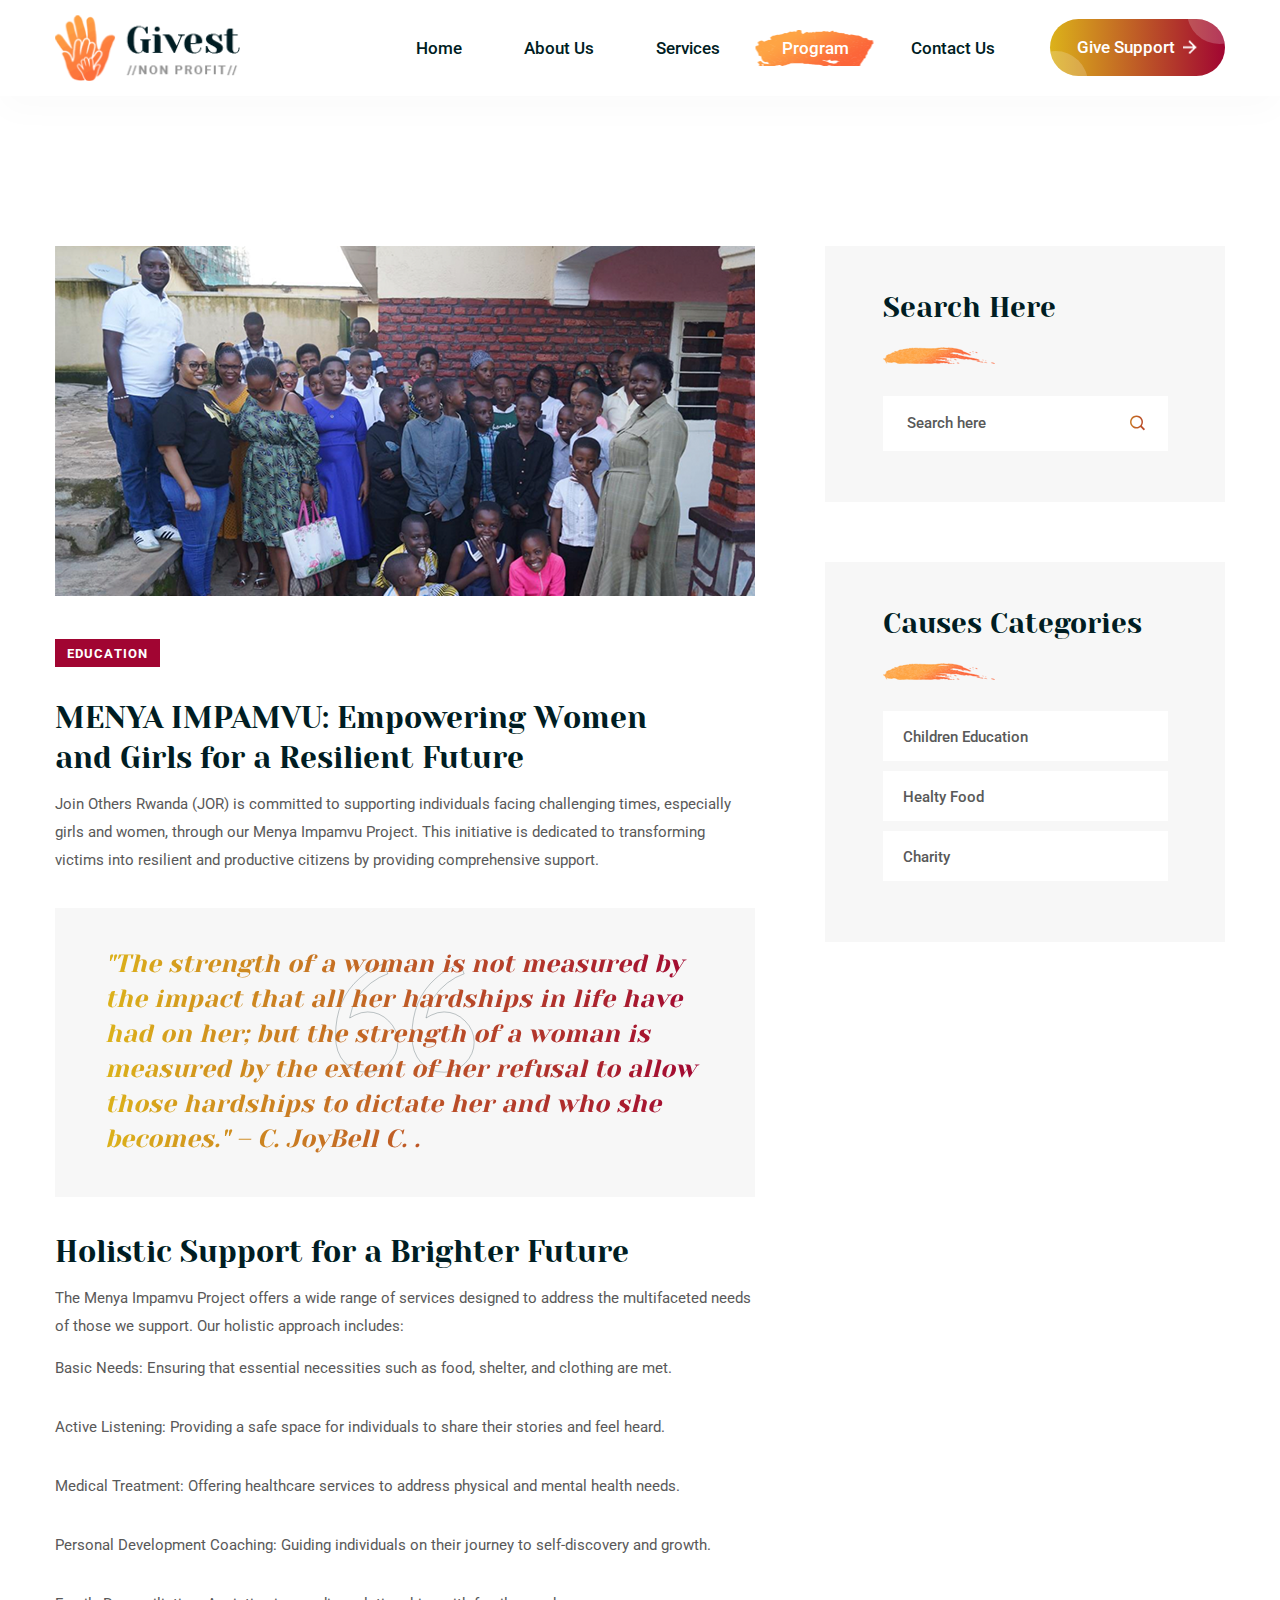
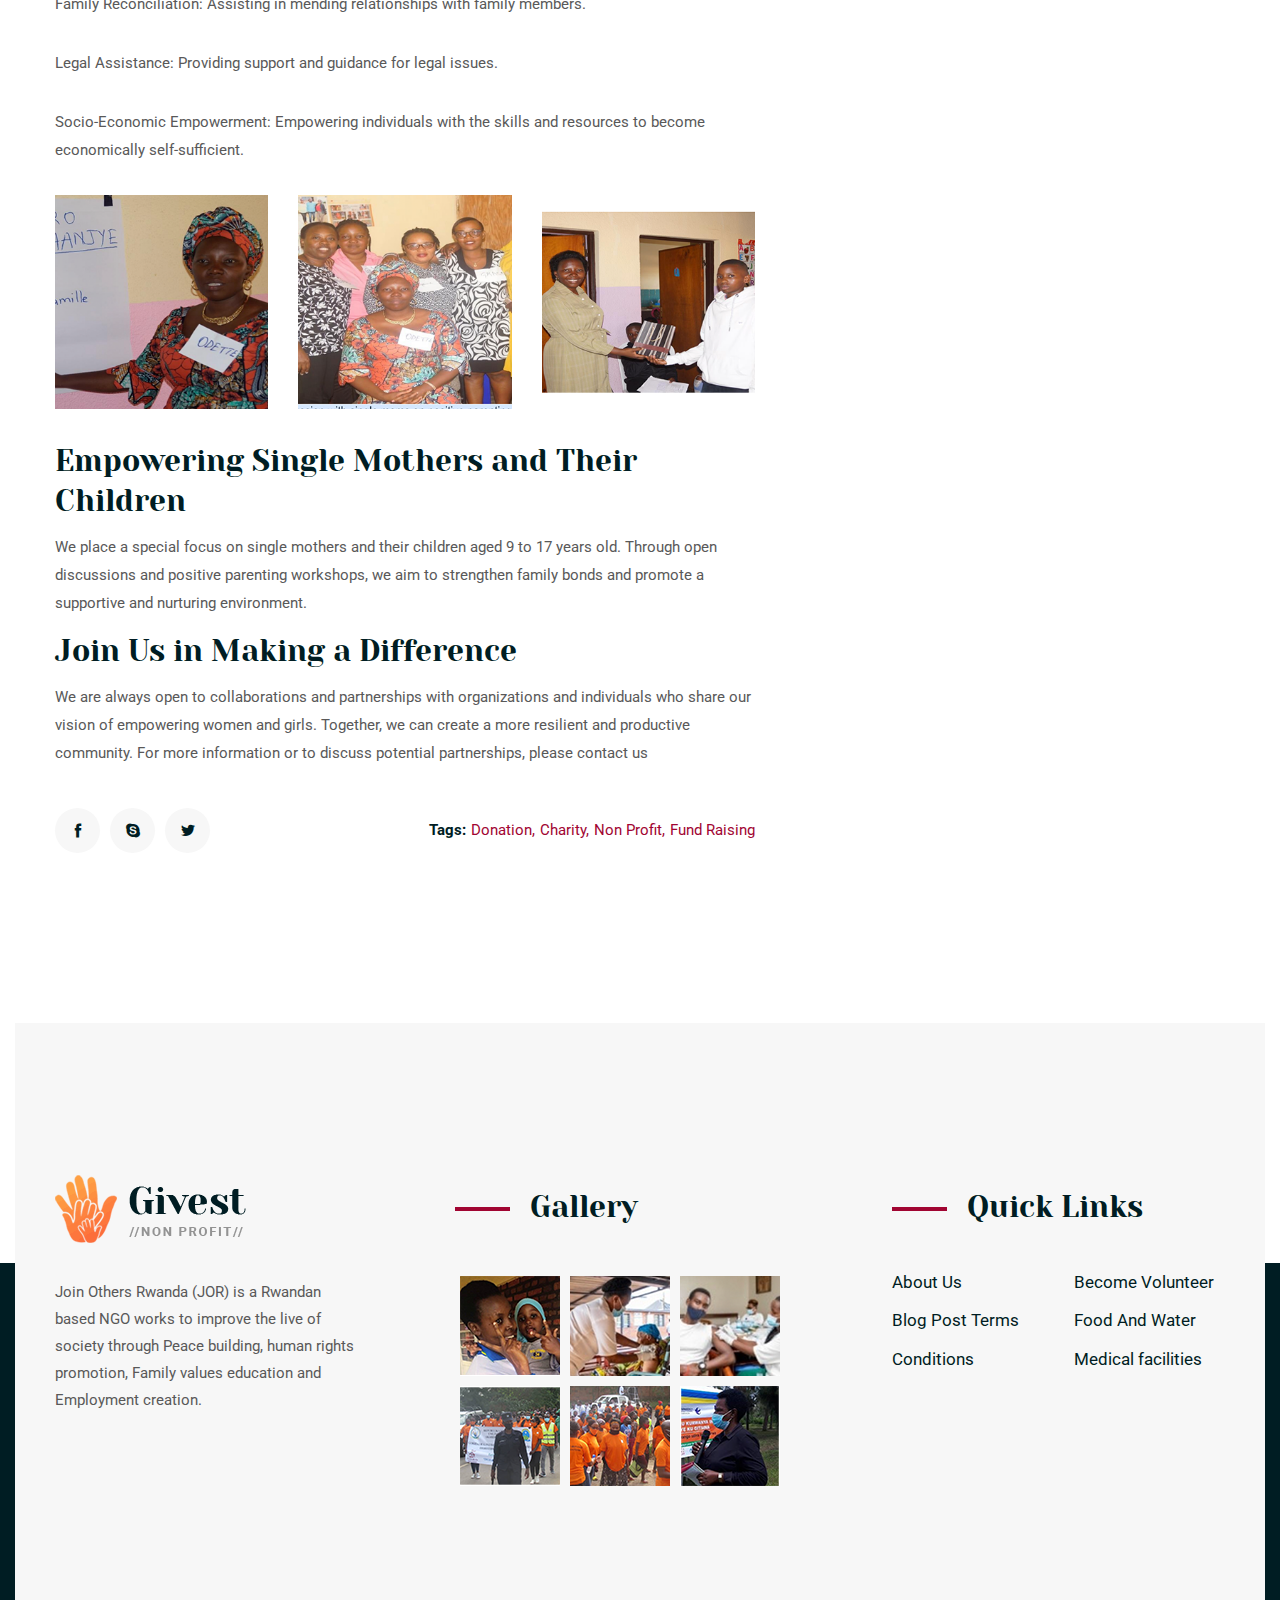
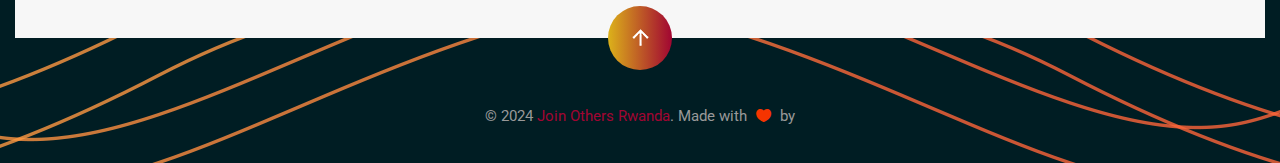
<file: menya.html>
<!DOCTYPE html>
<html lang="en">


<!-- Mirrored from template..com/Join Others Rwanda/Join Others Rwanda/blog-details.html by HTTrack Website Copier/3.x [XR&CO'2014], Mon, 01 Jul 2024 17:29:30 GMT -->

<head>
  <meta charset="utf-8">
  <meta http-equiv="X-UA-Compatible" content="IE=edge">
  <meta name="viewport" content="width=device-width, initial-scale=1.0" />

  <title>Blog Details – Join Others Rwanda </title>

  <!--== Favicon ==-->
  <link rel="shortcut icon" href="assets/img/logo.png" type="image/png" />

  <!--== Google Fonts ==-->
  <link href="https://fonts.googleapis.com/css?family=Yeseva+One:400" rel="stylesheet">
  <link href="https://fonts.googleapis.com/css?family=Roboto:300,400,400i,500,500i,700,700i" rel="stylesheet">

  <!--== Bootstrap CSS ==-->
  <link href="assets/css/bootstrap.min.css" rel="stylesheet" />
  <!--== Icofont CSS ==-->
  <link href="assets/css/icofont.css" rel="stylesheet" />
  <!--== ElegantIcons CSS ==-->
  <link href="assets/css/elegantIcons.css" rel="stylesheet" />
  <!--== Animate CSS ==-->
  <link href="assets/css/animate.css" rel="stylesheet" />
  <!--== Aos CSS ==-->
  <link href="assets/css/aos.css" rel="stylesheet" />
  <!--== FancyBox CSS ==-->
  <link href="assets/css/jquery.fancybox.min.css" rel="stylesheet" />
  <!--== Slicknav CSS ==-->
  <link href="assets/css/slicknav.css" rel="stylesheet" />
  <!--== Swiper CSS ==-->
  <link href="assets/css/swiper.min.css" rel="stylesheet" />
  <!--== Main Style CSS ==-->
  <link href="assets/css/style.css" rel="stylesheet" />

</head>

<body>
  <div class="gtranslate_wrapper"></div>
  <script>window.gtranslateSettings = { "default_language": "en", "languages": ["en", "fr"], "wrapper_selector": ".gtranslate_wrapper" }</script>
  <script src="https://cdn.gtranslate.net/widgets/latest/float.js" defer></script>
  <!--wrapper start-->
  <div class="wrapper">

    <!--== Start Preloader Content ==-->
    <div class="preloader-wrap">
      <div class="preloader">
        <span class="dot"></span>
        <div class="dots">
          <span></span>
          <span></span>
          <span></span>
        </div>
      </div>
    </div>
    <!--== End Preloader Content ==-->

    <!--== Start Header Wrapper ==-->
    <header class="header-area header-default sticky-header">
      <div class="container">
        <div class="row align-items-center">
          <div class="col-5 col-sm-3 col-md-3 col-lg-2 pr-0">
            <div class="header-logo-area">
              <a href="index.html">
                <img class="logo-main" src="assets/img/logo.png" alt="Logo" />
                <img class="logo-light" src="assets/img/logo.png" alt="Logo" />
              </a>
            </div>
          </div>
          <div class="col-7 col-sm-9 col-md-9 col-lg-10">
            <div class="header-align">
              <div class="header-navigation-area">
                <ul class="main-menu nav justify-content-center">
                  <li><a href="index.html">Home</a></li>
                  <li><a href="about.html">About Us</a></li>
                  <li class="has-submenu" class><a href="#">Services</a>
                    <ul class="submenu-nav">
                      <li><a href="advice.html">Advice</a></li>
                      <li><a href="volunteer.html">Volunteer</a></li>
                      <li><a href="specific.html">Specific Support</a></li>
                    </ul>
                  </li>
                  </li>

                  <li class="active"><a href="blog.html">Program</a>
                  </li>

                  <li><a href="contact.html">Contact Us</a></li>
                </ul>
              </div>
              <div class="header-action-area">
                <button class="btn-menu d-xl-none">
                  <span></span>
                  <span></span>
                  <span></span>
                </button>
                <a href="contact.html" class="btn-theme btn-gradient btn-slide btn-style">Give Support <img
                    class="icon icon-img" src="assets/img/icons/arrow-line-right2.png" alt="Icon"></a>
              </div>
            </div>
          </div>
        </div>
      </div>
    </header>
    <!--== End Header Wrapper ==-->

    <main class="main-content site-wrapper-reveal">
      <!--== Start Page Title Area ==-->

      <!--== End Page Title Area ==-->

      <!--== Start Blog Area Wrapper ==-->
      <section class="blog-details-area">
        <div class="container">
          <div class="row">
            <div class="col-12">
              <div class="blog-details-column">
                <div class="post-details-content">
                  <div class="post-details-body">
                    <div class="thumb">
                      <img class="w-100" src="assets/img/blog/b2.png" alt="Join Others Rwanda-HasTech">
                    </div>
                    <div class="content">
                      <div class="meta">
                        <a class="post-category" href="blog.html">Education</a>
                      </div>
                      <h2 class="title">MENYA IMPAMVU: Empowering Women and Girls for a Resilient Future</h2>
                      <p>Join Others Rwanda (JOR) is committed to supporting individuals facing challenging times,
                        especially girls and women, through our Menya Impamvu Project. This initiative is dedicated to
                        transforming victims into resilient and productive citizens by providing comprehensive support.

                      </p>



                      <div class="blockquote-area">
                        <blockquote class="blockquote-style">
                          <p>"The strength of a woman is not measured by the impact that all her hardships in life have
                            had on her; but the strength of a woman is measured by the extent of her refusal to allow
                            those hardships to dictate her and who she becomes." – C. JoyBell C.

                            .</p>
                          <div class="icon">“</div>
                        </blockquote>
                      </div>
                      <h2 class="title">Holistic Support for a Brighter Future</h2>
                      <p>The Menya Impamvu Project offers a wide range of services designed to address the multifaceted
                        needs of those we support. Our holistic approach includes:</p>
                      <p class="mb-31">Basic Needs: Ensuring that essential necessities such as food, shelter, and
                        clothing are met.</p>
                      <p class="mb-31">Active Listening: Providing a safe space for individuals to share their stories
                        and feel heard.</p>
                      <p class="mb-31"> Medical Treatment: Offering healthcare services to address physical and mental
                        health needs.</p>
                      <p class="mb-31">Personal Development Coaching: Guiding individuals on their journey to
                        self-discovery and
                        growth.</p>
                      <p class="mb-31">Family Reconciliation: Assisting in mending relationships with family members.
                      </p>
                      <p class="mb-31">Legal Assistance: Providing support and guidance for legal issues.</p>
                      <p class="mb-31"> Socio-Economic Empowerment: Empowering individuals with the skills and resources
                        to become
                        economically self-sufficient.</p>

                      <div class="row mb-32">
                        <div class="col-sm-4">
                          <img class="w-100 mb-xs-30" src="assets/img/blog/m1.png" alt="Image-Join Others Rwanda">
                        </div>
                        <div class="col-sm-4">
                          <img class="w-100 mb-xs-30" src="assets/img/blog/m2.png" alt="Image-Join Others Rwanda">
                        </div>
                        <div class="col-sm-4">
                          <img class="w-100" src="assets/img/blog/m3.png" alt="Image-Join Others Rwanda">
                        </div>
                      </div>
                      <h2 class="title">Empowering Single Mothers and Their Children</h2>
                      <p>We place a special focus on single mothers and their children aged 9 to 17 years old. Through
                        open discussions and positive parenting workshops, we aim to strengthen family bonds and promote
                        a supportive and nurturing environment.</p>
                      <h2 class="title">Join Us in Making a Difference</h2>
                      <p>We are always open to collaborations and partnerships with organizations and individuals who
                        share our vision of empowering women and girls. Together, we can create a more resilient and
                        productive community.

                        For more information or to discuss potential partnerships, please contact us</p>

                      <div class="category-social-content">
                        <div class="social-items">
                          <a href="#/"><i class="icofont-facebook"></i></a>
                          <a href="#/"><i class="icofont-skype"></i></a>
                          <a href="#/"><i class="icofont-twitter"></i></a>
                        </div>
                        <div class="category-items">
                          <span>Tags:</span>
                          <a href="blog.html">Donation,</a>
                          <a href="blog.html">Charity,</a>
                          <a href="blog.html">Non Profit,</a>
                          <a href="blog.html">Fund Raising</a>
                        </div>
                      </div>
                    </div>

                  </div>
                </div>
                <div class="sidebar-area">
                  <div class="widget">
                    <h3 class="widget-title">Search Here</h3>
                    <div class="separator-line">
                      <img class="me-1" src="assets/img/shape/line-t2.png" alt="Image-Join Others Rwanda">
                    </div>
                    <div class="widget-search-box">
                      <form action="#" method="post">
                        <div class="form-input-item">
                          <label for="search2" class="sr-only">Search Here</label>
                          <input type="text" id="search2" placeholder="Search here">
                          <button type="submit" class="btn-src">
                            <i class="icofont-search-1"></i>
                          </button>
                        </div>
                      </form>
                    </div>
                  </div>
                  <div class="widget">
                    <h3 class="widget-title">Causes Categories</h3>
                    <div class="separator-line">
                      <img class="me-1" src="assets/img/shape/line-t2.png" alt="Image-Join Others Rwanda">
                    </div>
                    <div class="widget-category">

                      <a href="#">Children Education </a>
                      <a href="#">Healty Food </a>

                      <a href="#"> Charity </a>
                    </div>
                  </div>


                </div>
              </div>
            </div>
          </div>
        </div>
      </section>
      <!--== End Blog Area Wrapper ==-->
    </main>

    <!--== Start Footer Area Wrapper ==-->
    <footer class="footer-area">
      <div class="footer-main">
        <div class="container">
          <div class="row">
            <div class="col-sm-12 col-md-6 col-lg-4 col-xl-4">
              <div class="widget-item">
                <div class="about-widget">
                  <a class="footer-logo" href="index.html">
                    <img src="assets/img/logo.png" alt="Logo">
                  </a>
                  <p>Join Others Rwanda (JOR) is a Rwandan based NGO works to improve the live of society through Peace
                    building, human rights promotion, Family values education and Employment creation.
                  </p>

                </div>
              </div>
            </div>
            <div class="col-sm-6 col-md-6 col-lg-4 col-xl-4">
              <div class="widget-item">
                <h4 class="widget-title line-style">Gallery</h4>
                <div class="widget-gallery">
                  <div class="row row-cols-3 row-gutter-10">
                    <div class="col">
                      <div class="gallery-item">
                        <img src="assets/img/photos/g1.png" alt="Join Others Rwanda-HasTech">
                        <a class="icon" href="https://www.facebook.com/Joinothersrw/"><i
                            class="icofont-facebook"></i></a>
                      </div>
                    </div>
                    <div class="col">
                      <div class="gallery-item">
                        <img src="assets/img/photos/g2.png" alt="Join Others Rwanda-HasTech">
                        <a class="icon" href="https://www.facebook.com/Joinothersrw/"><i
                            class="icofont-facebook"></i></a>
                      </div>
                    </div>
                    <div class="col">
                      <div class="gallery-item">
                        <img src="assets/img/photos/g3.png" alt="Join Others Rwanda-HasTech">
                        <a class="icon" href="https://www.facebook.com/Joinothersrw/"><i
                            class="icofont-facebook"></i></a>
                      </div>
                    </div>
                    <div class="col">
                      <div class="gallery-item">
                        <img src="assets/img/photos/g4.png" alt="Join Others Rwanda-HasTech">
                        <a class="icon" href="https://www.facebook.com/Joinothersrw/"><i
                            class="icofont-facebook"></i></a>
                      </div>
                    </div>
                    <div class="col">
                      <div class="gallery-item">
                        <img src="assets/img/photos/g5.png" alt="Join Others Rwanda-HasTech">
                        <a class="icon" href="https://www.facebook.com/Joinothersrw/"><i
                            class="icofont-facebook"></i></a>
                      </div>
                    </div>
                    <div class="col">
                      <div class="gallery-item">
                        <img src="assets/img/photos/g6.png" alt="Join Others Rwanda-HasTech">
                        <a class="icon" href="https://www.facebook.com/Joinothersrw/"><i
                            class="icofont-facebook"></i></a>
                      </div>
                    </div>
                  </div>
                </div>
              </div>
            </div>
            <div class="col-sm-6 col-md-6 col-lg-4 col-xl-4">
              <div class="widget-item menu-wrap-two-column">
                <h4 class="widget-title line-style">Quick Links</h4>
                <nav class="widget-menu-wrap">
                  <div class="row">
                    <div class="col-6 col-sm-6 col-md-6 pr-sm-5">
                      <ul class="nav-menu nav">
                        <li><a href="about.html">About Us</a></li>
                        <li><a href="blog.html">Blog Post Terms</a></li>
                        <li><a href="about.html">Conditions</a></li>

                      </ul>
                    </div>
                    <div class="col-6 col-sm-6 col-md-6 pl-sm-5">
                      <ul class="nav-menu nav align-right">
                        <li><a href="volunteer.html">Become Volunteer</a></li>

                        <li><a href="#">Food And Water</a></li>
                        <li><a href="#">Medical facilities</a></li>
                      </ul>
                    </div>
                  </div>
                </nav>
              </div>
            </div>
          </div>
        </div>
        <!--== Scroll Top Button ==-->
        <div class="scroll-to-top"><img src="assets/img/icons/arrow-up-line.png" alt="Icon-Image"></div>
      </div>
      <div class="footer-bottom">
        <div class="container">
          <div class="footer-bottom-content">
            <div class="row align-items-center">
              <div class="col-12">
                <div class="widget-copyright text-center">
                  <p>© 2024 <span>Join Others Rwanda</span>. Made with <i class="icon_heart"></i> by <a target="_blank"
                      href="https://www..com/"></a></p>
                </div>
              </div>
            </div>
          </div>
        </div>
      </div>
      <div class="shape-layer">
        <img src="assets/img/shape/footer-line.png" alt="Image-Join Others Rwanda">
      </div>
    </footer>
    <!--== End Footer Area Wrapper ==-->

    <!--== Start Side Menu ==-->
    <aside class="off-canvas-wrapper">
      <div class="off-canvas-inner">
        <div class="off-canvas-overlay"></div>
        <!-- Start Off Canvas Content Wrapper -->
        <div class="off-canvas-content">
          <!-- Off Canvas Header -->
          <div class="off-canvas-header">
            <div class="logo-area">
              <a href="index.html"><img src="assets/img/logo.png" alt="Logo" /></a>
            </div>
            <div class="close-action">
              <button class="btn-close"><i class="icofont-close"></i></button>
            </div>
          </div>

          <div class="off-canvas-item">
            <!-- Start Mobile Menu Wrapper -->
            <div class="res-mobile-menu menu-active-one">
              <!-- Note Content Auto Generate By Jquery From Main Menu -->
            </div>
            <!-- End Mobile Menu Wrapper -->
          </div>
          <!-- Off Canvas Footer -->
          <div class="off-canvas-footer"></div>
        </div>
        <!-- End Off Canvas Content Wrapper -->
      </div>
    </aside>
    <!--== End Side Menu ==-->
  </div>

  <!--=======================Javascript============================-->

  <!--=== Modernizr Min Js ===-->
  <script src="assets/js/modernizr.js"></script>
  <!--=== jQuery Min Js ===-->
  <script src="assets/js/jquery-main.js"></script>
  <!--=== jQuery Migration Min Js ===-->
  <script src="assets/js/jquery-migrate.js"></script>
  <!--=== Popper Min Js ===-->
  <script src="assets/js/popper.min.js"></script>
  <!--=== Bootstrap Min Js ===-->
  <script src="assets/js/bootstrap.min.js"></script>
  <!--=== jquery Appear Js ===-->
  <script src="assets/js/jquery.appear.js"></script>
  <!--=== jquery Swiper Min Js ===-->
  <script src="assets/js/swiper.min.js"></script>
  <!--=== jquery Fancybox Min Js ===-->
  <script src="assets/js/fancybox.min.js"></script>
  <!--=== jquery Aos Min Js ===-->
  <script src="assets/js/aos.min.js"></script>
  <!--=== jquery Tilt Animation Js ===-->
  <script src="assets/js/tilt-animation.js"></script>
  <!--=== jquery Scene Mouse Move Min Js ===-->
  <script src="assets/js/parallax.min.js"></script>
  <!--=== jquery Slicknav Js ===-->
  <script src="assets/js/jquery.slicknav.js"></script>
  <!--=== jquery Counterup Js ===-->
  <script src="assets/js/counterup.js"></script>
  <!--=== jquery Waypoint Js ===-->
  <script src="assets/js/waypoint.js"></script>
  <!--=== jquery Wow Min Js ===-->
  <script src="assets/js/wow.min.js"></script>
  <!--=== jQuery EasyPieChart Min Js ===-->
  <script src="assets/js/jquery.easypiechart.min.js"></script>

  <!--=== Custom Js ===-->
  <script src="assets/js/custom.js"></script>

</body>


<!-- Mirrored from template..com/Join Others Rwanda/Join Others Rwanda/blog-details.html by HTTrack Website Copier/3.x [XR&CO'2014], Mon, 01 Jul 2024 17:29:36 GMT -->

</html>
</file>
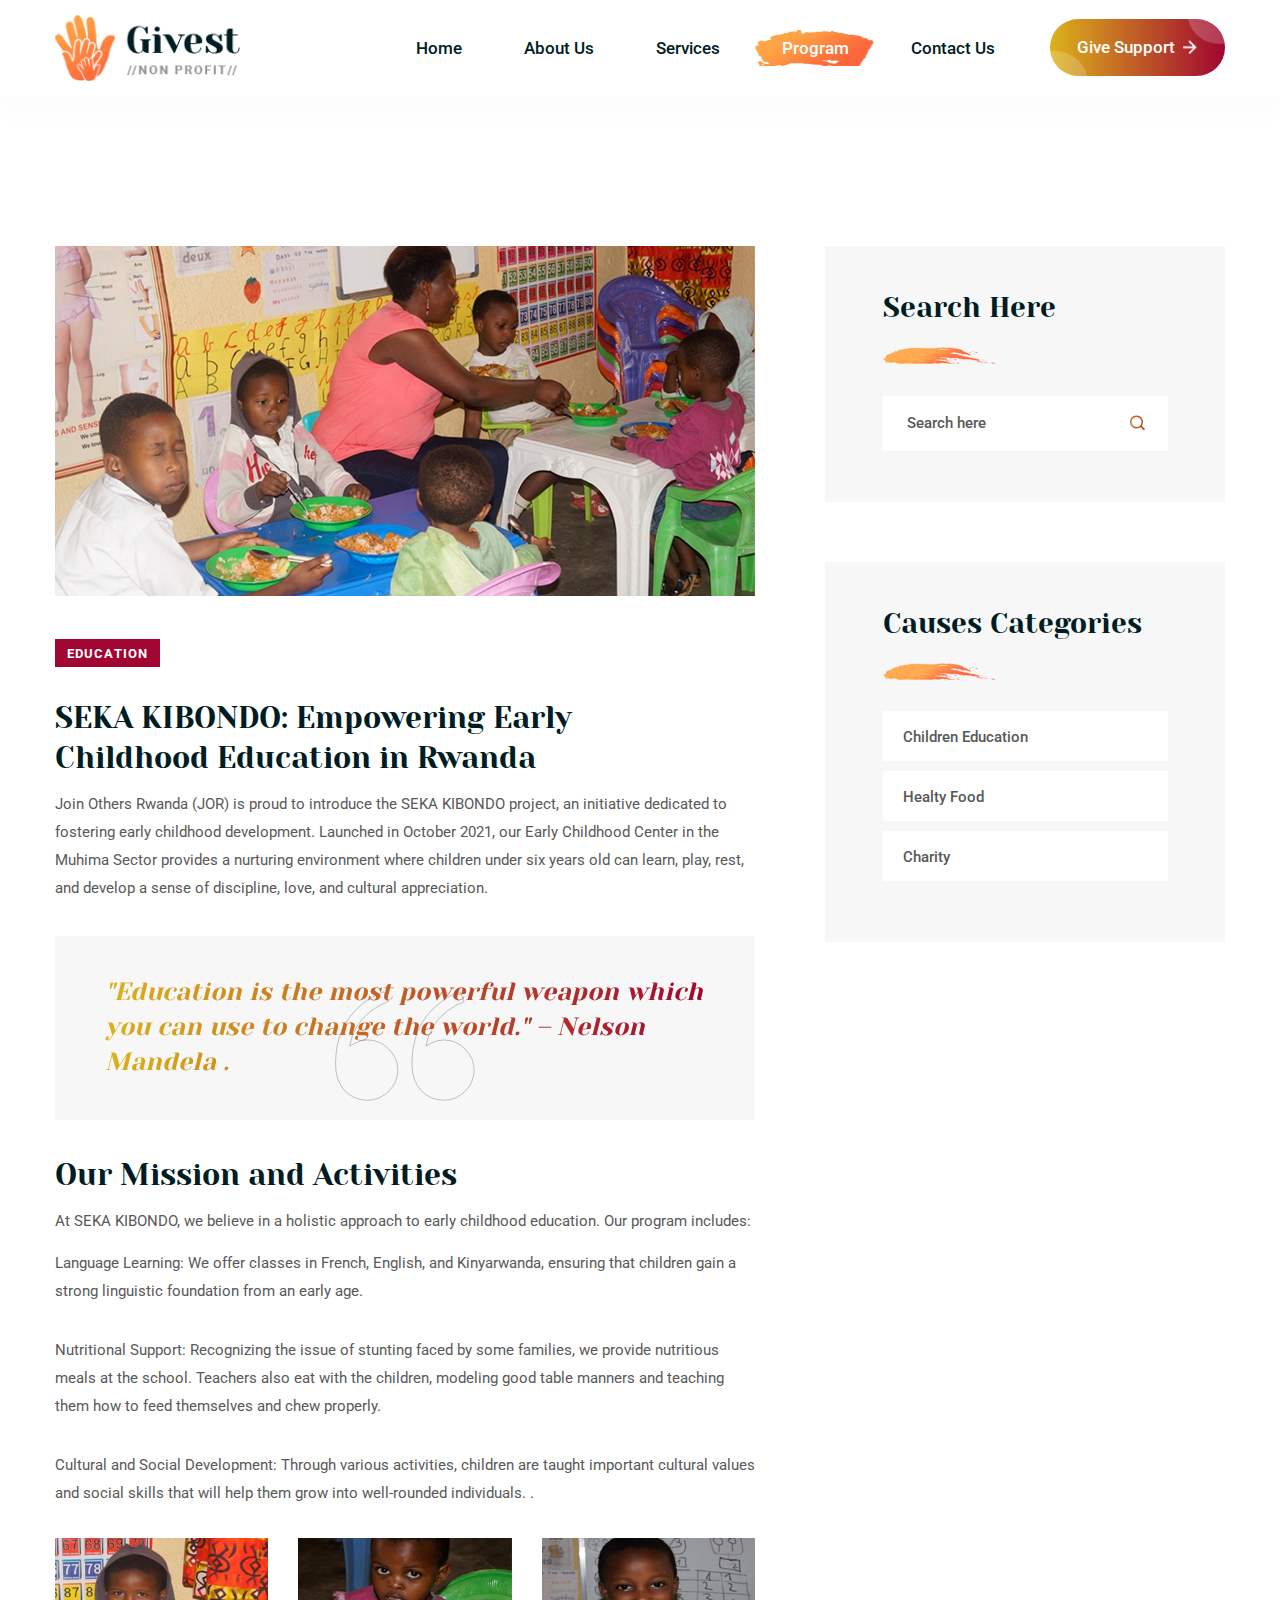
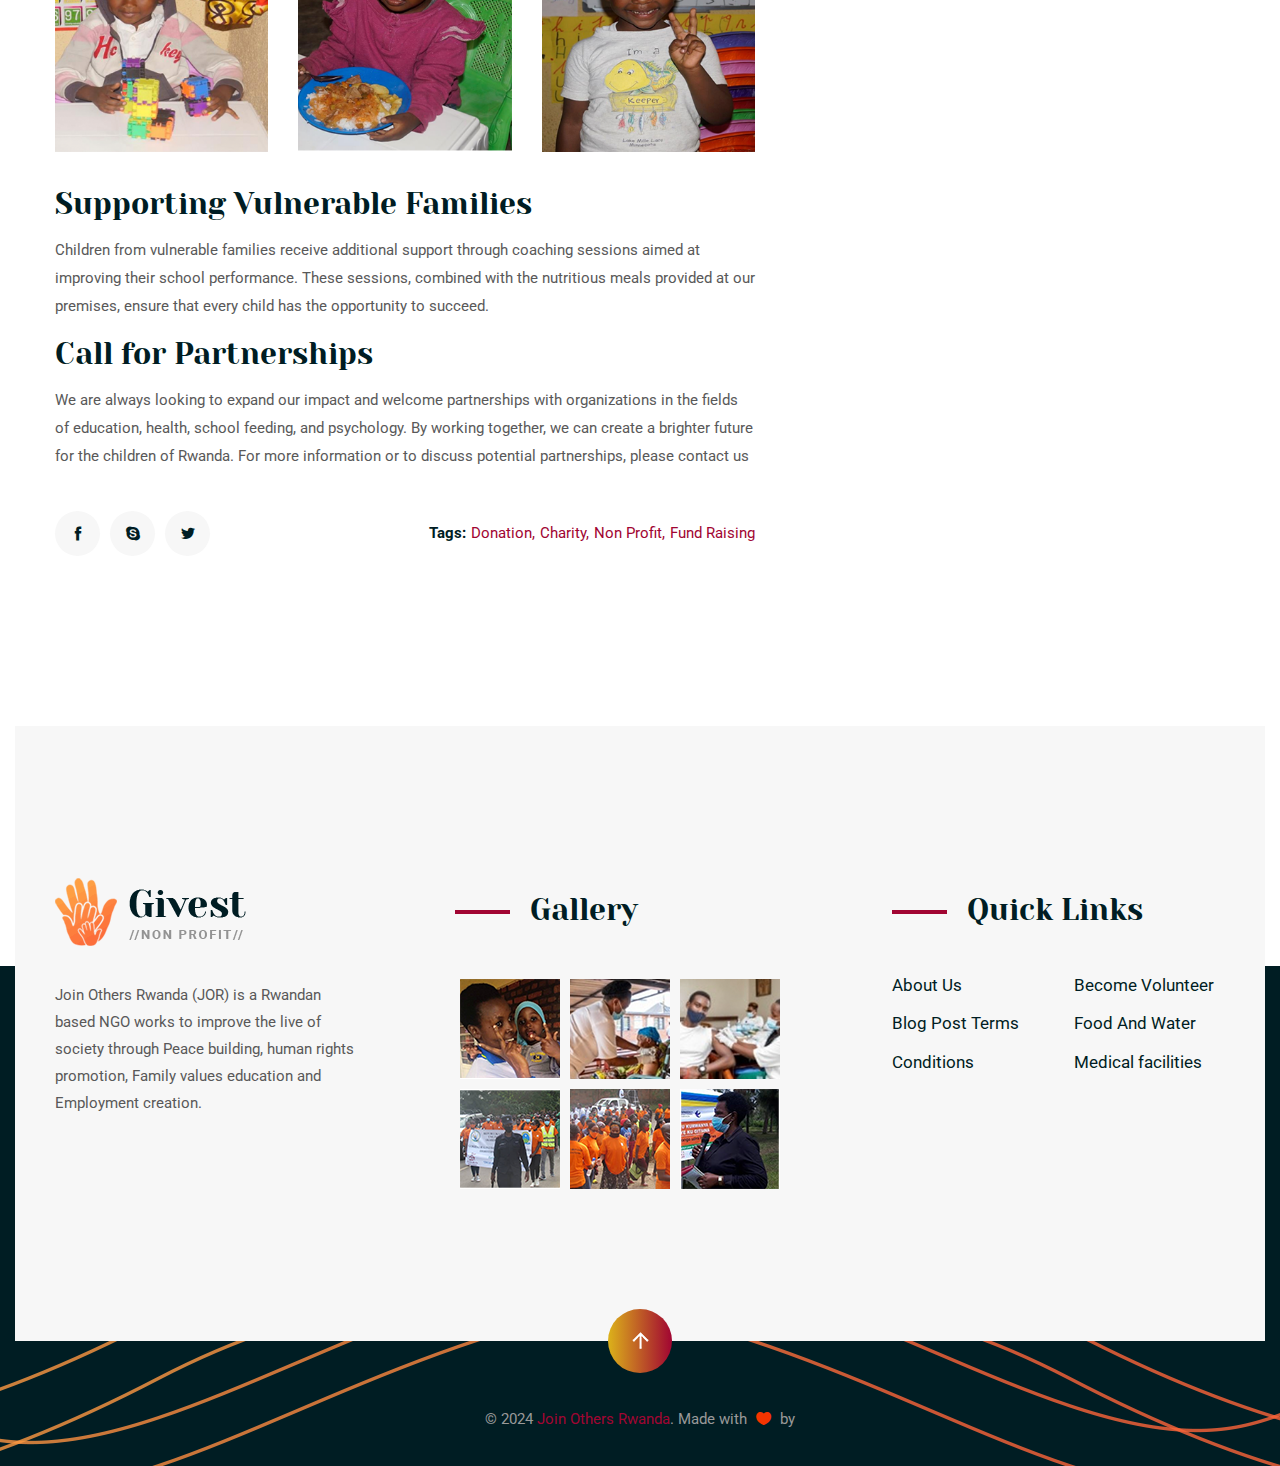
<file: seka.html>
<!DOCTYPE html>
<html lang="en">


<!-- Mirrored from template..com/Join Others Rwanda/Join Others Rwanda/blog-details.html by HTTrack Website Copier/3.x [XR&CO'2014], Mon, 01 Jul 2024 17:29:30 GMT -->

<head>
  <meta charset="utf-8">
  <meta http-equiv="X-UA-Compatible" content="IE=edge">
  <meta name="viewport" content="width=device-width, initial-scale=1.0" />

  <title>Blog Details – Join Others Rwanda </title>

  <!--== Favicon ==-->
  <link rel="shortcut icon" href="assets/img/logo.png" type="image/png" />

  <!--== Google Fonts ==-->
  <link href="https://fonts.googleapis.com/css?family=Yeseva+One:400" rel="stylesheet">
  <link href="https://fonts.googleapis.com/css?family=Roboto:300,400,400i,500,500i,700,700i" rel="stylesheet">

  <!--== Bootstrap CSS ==-->
  <link href="assets/css/bootstrap.min.css" rel="stylesheet" />
  <!--== Icofont CSS ==-->
  <link href="assets/css/icofont.css" rel="stylesheet" />
  <!--== ElegantIcons CSS ==-->
  <link href="assets/css/elegantIcons.css" rel="stylesheet" />
  <!--== Animate CSS ==-->
  <link href="assets/css/animate.css" rel="stylesheet" />
  <!--== Aos CSS ==-->
  <link href="assets/css/aos.css" rel="stylesheet" />
  <!--== FancyBox CSS ==-->
  <link href="assets/css/jquery.fancybox.min.css" rel="stylesheet" />
  <!--== Slicknav CSS ==-->
  <link href="assets/css/slicknav.css" rel="stylesheet" />
  <!--== Swiper CSS ==-->
  <link href="assets/css/swiper.min.css" rel="stylesheet" />
  <!--== Main Style CSS ==-->
  <link href="assets/css/style.css" rel="stylesheet" />

</head>

<body>
  <div class="gtranslate_wrapper"></div>
  <script>window.gtranslateSettings = { "default_language": "en", "languages": ["en", "fr"], "wrapper_selector": ".gtranslate_wrapper" }</script>
  <script src="https://cdn.gtranslate.net/widgets/latest/float.js" defer></script>
  <!--wrapper start-->
  <div class="wrapper">

    <!--== Start Preloader Content ==-->
    <div class="preloader-wrap">
      <div class="preloader">
        <span class="dot"></span>
        <div class="dots">
          <span></span>
          <span></span>
          <span></span>
        </div>
      </div>
    </div>
    <!--== End Preloader Content ==-->

    <!--== Start Header Wrapper ==-->
    <header class="header-area header-default sticky-header">
      <div class="container">
        <div class="row align-items-center">
          <div class="col-5 col-sm-3 col-md-3 col-lg-2 pr-0">
            <div class="header-logo-area">
              <a href="index.html">
                <img class="logo-main" src="assets/img/logo.png" alt="Logo" />
                <img class="logo-light" src="assets/img/logo.png" alt="Logo" />
              </a>
            </div>
          </div>
          <div class="col-7 col-sm-9 col-md-9 col-lg-10">
            <div class="header-align">
              <div class="header-navigation-area">
                <ul class="main-menu nav justify-content-center">
                  <li><a href="index.html">Home</a></li>
                  <li><a href="about.html">About Us</a></li>
                  <li class="has-submenu" class><a href="#">Services</a>
                    <ul class="submenu-nav">
                      <li><a href="advice.html">Advice</a></li>
                      <li><a href="volunteer.html">Volunteer</a></li>
                      <li><a href="specific.html">Specific Support</a></li>
                    </ul>
                  </li>
                  </li>

                  <li class="active"><a href="blog.html">Program</a>
                  </li>

                  <li><a href="contact.html">Contact Us</a></li>
                </ul>
              </div>
              <div class="header-action-area">
                <button class="btn-menu d-xl-none">
                  <span></span>
                  <span></span>
                  <span></span>
                </button>
                <a href="contact.html" class="btn-theme btn-gradient btn-slide btn-style">Give Support <img
                    class="icon icon-img" src="assets/img/icons/arrow-line-right2.png" alt="Icon"></a>
              </div>
            </div>
          </div>
        </div>
      </div>
    </header>
    <!--== End Header Wrapper ==-->

    <main class="main-content site-wrapper-reveal">
      <!--== Start Page Title Area ==-->

      <!--== End Page Title Area ==-->

      <!--== Start Blog Area Wrapper ==-->
      <section class="blog-details-area">
        <div class="container">
          <div class="row">
            <div class="col-12">
              <div class="blog-details-column">
                <div class="post-details-content">
                  <div class="post-details-body">
                    <div class="thumb">
                      <img class="w-100" src="assets/img/blog/b1.png" alt="Join Others Rwanda-HasTech">
                    </div>
                    <div class="content">
                      <div class="meta">
                        <a class="post-category" href="blog.html">Education</a>
                      </div>
                      <h2 class="title">SEKA KIBONDO: Empowering Early Childhood Education in Rwanda</h2>
                      <p>Join Others Rwanda (JOR) is proud to introduce the SEKA KIBONDO project, an initiative
                        dedicated to fostering early childhood development. Launched in October 2021, our Early
                        Childhood Center in the Muhima Sector provides a nurturing environment where children under six
                        years old can learn, play, rest, and develop a sense of discipline, love, and cultural
                        appreciation.</p>



                      <div class="blockquote-area">
                        <blockquote class="blockquote-style">
                          <p>"Education is the most powerful weapon which you can use to change the world." – Nelson
                            Mandela

                            .</p>
                          <div class="icon">“</div>
                        </blockquote>
                      </div>
                      <h2 class="title">Our Mission and Activities</h2>
                      <p>At SEKA KIBONDO, we believe in a holistic approach to early childhood education. Our program
                        includes:</p>
                      <p class="mb-31">Language Learning: We offer classes in French, English, and Kinyarwanda, ensuring
                        that children gain a strong linguistic foundation from an early age.</p>
                      <p class="mb-31">Nutritional Support: Recognizing the issue of stunting faced by some families, we
                        provide nutritious meals at the school. Teachers also eat with the children, modeling good table
                        manners and teaching them how to feed themselves and chew properly.</p>
                      <p class="mb-31">Cultural and Social Development: Through various activities, children are taught
                        important cultural values and social skills that will help them grow into well-rounded
                        individuals.
                        .</p>
                      <div class="row mb-32">
                        <div class="col-sm-4">
                          <img class="w-100 mb-xs-30" src="assets/img/blog/s1.png" alt="Image-Join Others Rwanda">
                        </div>
                        <div class="col-sm-4">
                          <img class="w-100 mb-xs-30" src="assets/img/blog/s2.png" alt="Image-Join Others Rwanda">
                        </div>
                        <div class="col-sm-4">
                          <img class="w-100" src="assets/img/blog/s3.png" alt="Image-Join Others Rwanda">
                        </div>
                      </div>
                      <h2 class="title">Supporting Vulnerable Families</h2>
                      <p>Children from vulnerable families receive additional support through coaching sessions aimed at
                        improving their school performance. These sessions, combined with the nutritious meals provided
                        at our premises, ensure that every child has the opportunity to succeed.</p>
                      <h2 class="title">Call for Partnerships</h2>
                      <p>We are always looking to expand our impact and welcome partnerships with organizations in the
                        fields of education, health, school feeding, and psychology. By working together, we can create
                        a brighter future for the children of Rwanda.

                        For more information or to discuss potential partnerships, please contact us</p>

                      <div class="category-social-content">
                        <div class="social-items">
                          <a href="#/"><i class="icofont-facebook"></i></a>
                          <a href="#/"><i class="icofont-skype"></i></a>
                          <a href="#/"><i class="icofont-twitter"></i></a>
                        </div>
                        <div class="category-items">
                          <span>Tags:</span>
                          <a href="blog.html">Donation,</a>
                          <a href="blog.html">Charity,</a>
                          <a href="blog.html">Non Profit,</a>
                          <a href="blog.html">Fund Raising</a>
                        </div>
                      </div>
                    </div>

                  </div>
                </div>
                <div class="sidebar-area">
                  <div class="widget">
                    <h3 class="widget-title">Search Here</h3>
                    <div class="separator-line">
                      <img class="me-1" src="assets/img/shape/line-t2.png" alt="Image-Join Others Rwanda">
                    </div>
                    <div class="widget-search-box">
                      <form action="#" method="post">
                        <div class="form-input-item">
                          <label for="search2" class="sr-only">Search Here</label>
                          <input type="text" id="search2" placeholder="Search here">
                          <button type="submit" class="btn-src">
                            <i class="icofont-search-1"></i>
                          </button>
                        </div>
                      </form>
                    </div>
                  </div>
                  <div class="widget">
                    <h3 class="widget-title">Causes Categories</h3>
                    <div class="separator-line">
                      <img class="me-1" src="assets/img/shape/line-t2.png" alt="Image-Join Others Rwanda">
                    </div>
                    <div class="widget-category">

                      <a href="#">Children Education </a>
                      <a href="#">Healty Food </a>

                      <a href="#"> Charity </a>
                    </div>
                  </div>


                </div>
              </div>
            </div>
          </div>
        </div>
      </section>
      <!--== End Blog Area Wrapper ==-->
    </main>

    <!--== Start Footer Area Wrapper ==-->
    <footer class="footer-area">
      <div class="footer-main">
        <div class="container">
          <div class="row">
            <div class="col-sm-12 col-md-6 col-lg-4 col-xl-4">
              <div class="widget-item">
                <div class="about-widget">
                  <a class="footer-logo" href="index.html">
                    <img src="assets/img/logo.png" alt="Logo">
                  </a>
                  <p>Join Others Rwanda (JOR) is a Rwandan based NGO works to improve the live of society through Peace
                    building, human rights promotion, Family values education and Employment creation.
                  </p>

                </div>
              </div>
            </div>
            <div class="col-sm-6 col-md-6 col-lg-4 col-xl-4">
              <div class="widget-item">
                <h4 class="widget-title line-style">Gallery</h4>
                <div class="widget-gallery">
                  <div class="row row-cols-3 row-gutter-10">
                    <div class="col">
                      <div class="gallery-item">
                        <img src="assets/img/photos/g1.png" alt="Join Others Rwanda-HasTech">
                        <a class="icon" href="https://www.facebook.com/Joinothersrw/"><i
                            class="icofont-facebook"></i></a>
                      </div>
                    </div>
                    <div class="col">
                      <div class="gallery-item">
                        <img src="assets/img/photos/g2.png" alt="Join Others Rwanda-HasTech">
                        <a class="icon" href="https://www.facebook.com/Joinothersrw/"><i
                            class="icofont-facebook"></i></a>
                      </div>
                    </div>
                    <div class="col">
                      <div class="gallery-item">
                        <img src="assets/img/photos/g3.png" alt="Join Others Rwanda-HasTech">
                        <a class="icon" href="https://www.facebook.com/Joinothersrw/"><i
                            class="icofont-facebook"></i></a>
                      </div>
                    </div>
                    <div class="col">
                      <div class="gallery-item">
                        <img src="assets/img/photos/g4.png" alt="Join Others Rwanda-HasTech">
                        <a class="icon" href="https://www.facebook.com/Joinothersrw/"><i
                            class="icofont-facebook"></i></a>
                      </div>
                    </div>
                    <div class="col">
                      <div class="gallery-item">
                        <img src="assets/img/photos/g5.png" alt="Join Others Rwanda-HasTech">
                        <a class="icon" href="https://www.facebook.com/Joinothersrw/"><i
                            class="icofont-facebook"></i></a>
                      </div>
                    </div>
                    <div class="col">
                      <div class="gallery-item">
                        <img src="assets/img/photos/g6.png" alt="Join Others Rwanda-HasTech">
                        <a class="icon" href="https://www.facebook.com/Joinothersrw/"><i
                            class="icofont-facebook"></i></a>
                      </div>
                    </div>
                  </div>
                </div>
              </div>
            </div>
            <div class="col-sm-6 col-md-6 col-lg-4 col-xl-4">
              <div class="widget-item menu-wrap-two-column">
                <h4 class="widget-title line-style">Quick Links</h4>
                <nav class="widget-menu-wrap">
                  <div class="row">
                    <div class="col-6 col-sm-6 col-md-6 pr-sm-5">
                      <ul class="nav-menu nav">
                        <li><a href="about.html">About Us</a></li>
                        <li><a href="blog.html">Blog Post Terms</a></li>
                        <li><a href="about.html">Conditions</a></li>

                      </ul>
                    </div>
                    <div class="col-6 col-sm-6 col-md-6 pl-sm-5">
                      <ul class="nav-menu nav align-right">
                        <li><a href="volunteer.html">Become Volunteer</a></li>

                        <li><a href="#">Food And Water</a></li>
                        <li><a href="#">Medical facilities</a></li>
                      </ul>
                    </div>
                  </div>
                </nav>
              </div>
            </div>
          </div>
        </div>
        <!--== Scroll Top Button ==-->
        <div class="scroll-to-top"><img src="assets/img/icons/arrow-up-line.png" alt="Icon-Image"></div>
      </div>
      <div class="footer-bottom">
        <div class="container">
          <div class="footer-bottom-content">
            <div class="row align-items-center">
              <div class="col-12">
                <div class="widget-copyright text-center">
                  <p>© 2024 <span>Join Others Rwanda</span>. Made with <i class="icon_heart"></i> by <a target="_blank"
                      href="https://www..com/"></a></p>
                </div>
              </div>
            </div>
          </div>
        </div>
      </div>
      <div class="shape-layer">
        <img src="assets/img/shape/footer-line.png" alt="Image-Join Others Rwanda">
      </div>
    </footer>
    <!--== End Footer Area Wrapper ==-->

    <!--== Start Side Menu ==-->
    <aside class="off-canvas-wrapper">
      <div class="off-canvas-inner">
        <div class="off-canvas-overlay"></div>
        <!-- Start Off Canvas Content Wrapper -->
        <div class="off-canvas-content">
          <!-- Off Canvas Header -->
          <div class="off-canvas-header">
            <div class="logo-area">
              <a href="index.html"><img src="assets/img/logo.png" alt="Logo" /></a>
            </div>
            <div class="close-action">
              <button class="btn-close"><i class="icofont-close"></i></button>
            </div>
          </div>

          <div class="off-canvas-item">
            <!-- Start Mobile Menu Wrapper -->
            <div class="res-mobile-menu menu-active-one">
              <!-- Note Content Auto Generate By Jquery From Main Menu -->
            </div>
            <!-- End Mobile Menu Wrapper -->
          </div>
          <!-- Off Canvas Footer -->
          <div class="off-canvas-footer"></div>
        </div>
        <!-- End Off Canvas Content Wrapper -->
      </div>
    </aside>
    <!--== End Side Menu ==-->
  </div>

  <!--=======================Javascript============================-->

  <!--=== Modernizr Min Js ===-->
  <script src="assets/js/modernizr.js"></script>
  <!--=== jQuery Min Js ===-->
  <script src="assets/js/jquery-main.js"></script>
  <!--=== jQuery Migration Min Js ===-->
  <script src="assets/js/jquery-migrate.js"></script>
  <!--=== Popper Min Js ===-->
  <script src="assets/js/popper.min.js"></script>
  <!--=== Bootstrap Min Js ===-->
  <script src="assets/js/bootstrap.min.js"></script>
  <!--=== jquery Appear Js ===-->
  <script src="assets/js/jquery.appear.js"></script>
  <!--=== jquery Swiper Min Js ===-->
  <script src="assets/js/swiper.min.js"></script>
  <!--=== jquery Fancybox Min Js ===-->
  <script src="assets/js/fancybox.min.js"></script>
  <!--=== jquery Aos Min Js ===-->
  <script src="assets/js/aos.min.js"></script>
  <!--=== jquery Tilt Animation Js ===-->
  <script src="assets/js/tilt-animation.js"></script>
  <!--=== jquery Scene Mouse Move Min Js ===-->
  <script src="assets/js/parallax.min.js"></script>
  <!--=== jquery Slicknav Js ===-->
  <script src="assets/js/jquery.slicknav.js"></script>
  <!--=== jquery Counterup Js ===-->
  <script src="assets/js/counterup.js"></script>
  <!--=== jquery Waypoint Js ===-->
  <script src="assets/js/waypoint.js"></script>
  <!--=== jquery Wow Min Js ===-->
  <script src="assets/js/wow.min.js"></script>
  <!--=== jQuery EasyPieChart Min Js ===-->
  <script src="assets/js/jquery.easypiechart.min.js"></script>

  <!--=== Custom Js ===-->
  <script src="assets/js/custom.js"></script>

</body>


<!-- Mirrored from template..com/Join Others Rwanda/Join Others Rwanda/blog-details.html by HTTrack Website Copier/3.x [XR&CO'2014], Mon, 01 Jul 2024 17:29:36 GMT -->

</html>
</file>
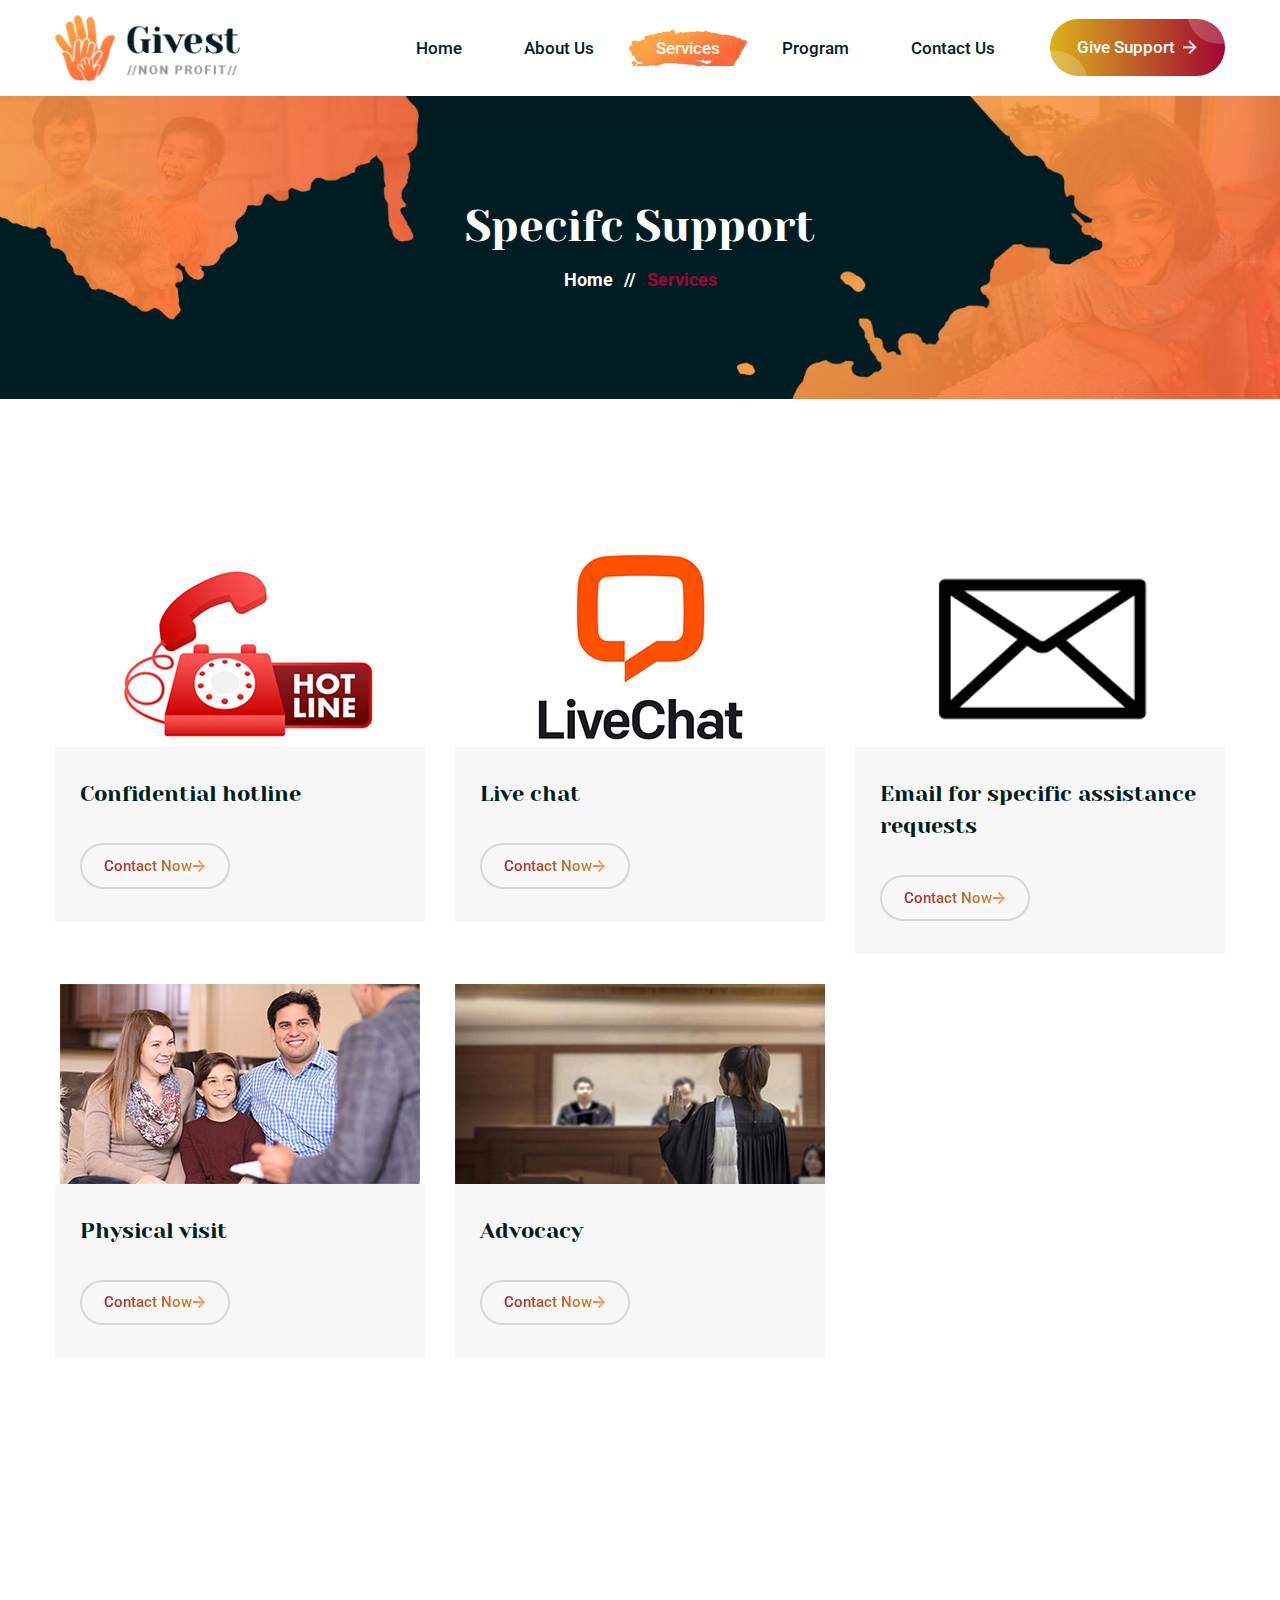
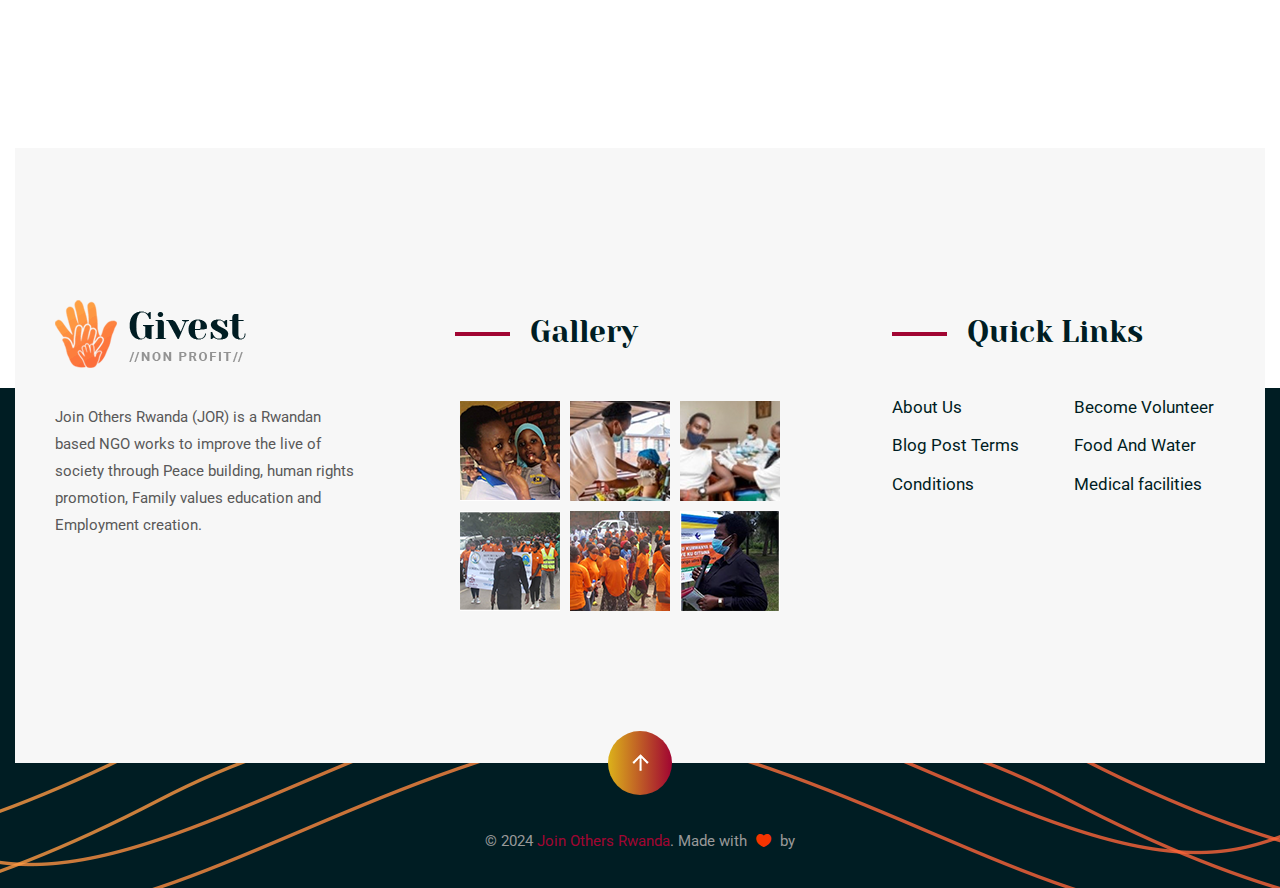
<file: specific.html>
<!DOCTYPE html>
<html lang="en">


<!-- Mirrored from template.hasthemes.com/givest/givest/causes.html by HTTrack Website Copier/3.x [XR&CO'2014], Mon, 01 Jul 2024 17:29:15 GMT -->

<head>
  <meta charset="utf-8">
  <meta http-equiv="X-UA-Compatible" content="IE=edge">
  <meta name="viewport" content="width=device-width, initial-scale=1.0" />

  <title>Causes – Join Others Rwanda</title>

  <!--== Favicon ==-->
  <link rel="shortcut icon" href="assets/img/favicon.ico" type="image/png" />

  <!--== Google Fonts ==-->
  <link href="https://fonts.googleapis.com/css?family=Yeseva+One:400" rel="stylesheet">
  <link href="https://fonts.googleapis.com/css?family=Roboto:300,400,400i,500,500i,700,700i" rel="stylesheet">

  <!--== Bootstrap CSS ==-->
  <link href="assets/css/bootstrap.min.css" rel="stylesheet" />
  <!--== Icofont CSS ==-->
  <link href="assets/css/icofont.css" rel="stylesheet" />
  <!--== ElegantIcons CSS ==-->
  <link href="assets/css/elegantIcons.css" rel="stylesheet" />
  <!--== Animate CSS ==-->
  <link href="assets/css/animate.css" rel="stylesheet" />
  <!--== Aos CSS ==-->
  <link href="assets/css/aos.css" rel="stylesheet" />
  <!--== FancyBox CSS ==-->
  <link href="assets/css/jquery.fancybox.min.css" rel="stylesheet" />
  <!--== Slicknav CSS ==-->
  <link href="assets/css/slicknav.css" rel="stylesheet" />
  <!--== Swiper CSS ==-->
  <link href="assets/css/swiper.min.css" rel="stylesheet" />
  <!--== Main Style CSS ==-->
  <link href="assets/css/style.css" rel="stylesheet" />

</head>

<body>

  <!--wrapper start-->
  <div class="wrapper causes-page-wrapper">

    <!--== Start Preloader Content ==-->
    <div class="preloader-wrap">
      <div class="preloader">
        <span class="dot"></span>
        <div class="dots">
          <span></span>
          <span></span>
          <span></span>
        </div>
      </div>
    </div>
    <!--== End Preloader Content ==-->
    <div class="gtranslate_wrapper"></div>
    <script>window.gtranslateSettings = { "default_language": "en", "languages": ["en", "fr"], "wrapper_selector": ".gtranslate_wrapper" }</script>
    <script src="https://cdn.gtranslate.net/widgets/latest/float.js" defer></script>
    <!--wrapper start-->
    <div class="wrapper">
      <!--== Start Header Wrapper ==-->
      <header class="header-area header-default sticky-header">
        <div class="container">
          <div class="row align-items-center">
            <div class="col-5 col-sm-3 col-md-3 col-lg-2 pr-0">
              <div class="header-logo-area">
                <a href="index.html">
                  <img class="logo-main" src="assets/img/logo.png" alt="Logo" />
                  <img class="logo-light" src="assets/img/logo.png" alt="Logo" />
                </a>
              </div>
            </div>
            <div class="col-7 col-sm-9 col-md-9 col-lg-10">
              <div class="header-align">
                <div class="header-navigation-area">
                  <ul class="main-menu nav justify-content-center">
                    <li><a href="index.html">Home</a></li>
                    <li><a href="about.html">About Us</a></li>
                    <li class="has-submenu active"><a href="#">Services</a>
                      <ul class="submenu-nav">
                        <li><a href="advice.html">Advice</a></li>
                        <li><a href="volunteer.html">Volunteer</a></li>
                        <li><a href="specific.html">Specific Support</a></li>
                      </ul>
                    </li>

                    <li class="has-submenu"><a href="blog.html">Program</a>
                    </li>

                    <li><a href="contact.html">Contact Us</a></li>
                  </ul>
                </div>
                <div class="header-action-area">
                  <button class="btn-menu d-xl-none">
                    <span></span>
                    <span></span>
                    <span></span>
                  </button>
                  <a href="contact.html" class="btn-theme btn-gradient btn-slide btn-style">Give Support <img
                      class="icon icon-img" src="assets/img/icons/arrow-line-right2.png" alt="Icon"></a>
                </div>
              </div>
            </div>
          </div>
        </div>
      </header>
      <!--== End Header Wrapper ==-->

      <main class="main-content site-wrapper-reveal">
        <!--== Start Page Title Area ==-->
        <section class="page-title-area" data-bg-img="assets/img/photos/bg-page-title.jpg">
          <div class="container">
            <div class="row">
              <div class="col-lg-12">
                <div class="page-title-content text-center">
                  <h2 class="title text-white">Specifc Support</h2>
                  <div class="bread-crumbs"><a href="index.html">Home<span class="breadcrumb-sep">//</span></a><span
                      class="active">Services</span></div>
                </div>
              </div>
            </div>
          </div>
        </section>
        <!--== End Page Title Area ==-->

        <!--== Start Causes Area ==-->
        <section class="causes-area causes-default-area">
          <div class="container">
            <div class="row">
              <div class="col-md-6 col-lg-4">
                <div class="causes-item mb-30">
                  <div class="thumb">
                    <img src="assets/img/causes/sp1.png" alt="Givest-HasTech">
                  </div>
                  <div class="content">

                    <h4 class="title"><a href="causes-details.html">Confidential hotline</a></h4>

                  </div>
                  <div class="causes-footer">

                    <a class="btn-theme btn-border-gradient gray-border btn-size-md" href="contact.html"><span>Contact
                        Now <img class="icon icon-img" src="assets/img/icons/arrow-line-right-gradient.png"
                          alt="Icon"></span></a>
                  </div>
                </div>
              </div>
              <div class="col-md-6 col-lg-4">
                <div class="causes-item mb-30">
                  <div class="thumb">
                    <img src="assets/img/causes/sp2.png" alt="Givest-HasTech">
                  </div>
                  <div class="content">

                    <h4 class="title"><a href="causes-details.html">Live chat</a></h4>

                  </div>
                  <div class="causes-footer">

                    <a class="btn-theme btn-border-gradient gray-border btn-size-md" href="contact.html"><span>Contact
                        Now <img class="icon icon-img" src="assets/img/icons/arrow-line-right-gradient.png"
                          alt="Icon"></span></a>
                  </div>
                </div>
              </div>
              <div class="col-md-6 col-lg-4">
                <div class="causes-item mb-30">
                  <div class="thumb">
                    <img src="assets/img/causes/sp3.png" alt="Givest-HasTech">
                  </div>
                  <div class="content">

                    <h4 class="title"><a href="causes-details.html">Email for specific assistance requests
                      </a></h4>

                  </div>
                  <div class="causes-footer">

                    <a class="btn-theme btn-border-gradient gray-border btn-size-md" href="contact.html"><span>Contact
                        Now <img class="icon icon-img" src="assets/img/icons/arrow-line-right-gradient.png"
                          alt="Icon"></span></a>
                  </div>
                </div>
              </div>
              <div class="col-md-6 col-lg-4">
                <div class="causes-item mb-30">
                  <div class="thumb">
                    <img src="assets/img/causes/sp4.png" alt="Givest-HasTech">
                  </div>
                  <div class="content">

                    <h4 class="title"><a href="causes-details.html">Physical visit
                      </a></h4>

                  </div>
                  <div class="causes-footer">

                    <a class="btn-theme btn-border-gradient gray-border btn-size-md" href="contact.html"><span>Contact
                        Now <img class="icon icon-img" src="assets/img/icons/arrow-line-right-gradient.png"
                          alt="Icon"></span></a>
                  </div>
                </div>
              </div>
              <div class="col-md-6 col-lg-4">
                <div class="causes-item mb-30">
                  <div class="thumb">
                    <img src="assets/img/causes/sp5.png" alt="Givest-HasTech">
                  </div>
                  <div class="content">

                    <h4 class="title"><a href="causes-details.html">Advocacy</a></h4>

                  </div>
                  <div class="causes-footer">

                    <a class="btn-theme btn-border-gradient gray-border btn-size-md" href="contact.html"><span>Contact
                        Now <img class="icon icon-img" src="assets/img/icons/arrow-line-right-gradient.png"
                          alt="Icon"></span></a>
                  </div>
                </div>
              </div>

            </div>
          </div>
        </section>
        <!--== End Causes Area ==-->

        <section class="brand-logo-area brand-logo-default-area">
          <div class="container">

          </div>
        </section>
        <!--== End Brand Logo Area ==-->
      </main>

      <!--== Start Footer Area Wrapper ==-->
      <footer class="footer-area">
        <div class="footer-main">
          <div class="container">
            <div class="row">
              <div class="col-sm-12 col-md-6 col-lg-4 col-xl-4">
                <div class="widget-item">
                  <div class="about-widget">
                    <a class="footer-logo" href="index.html">
                      <img src="assets/img/logo.png" alt="Logo">
                    </a>
                    <p>Join Others Rwanda (JOR) is a Rwandan based NGO works to improve the live of society through
                      Peace
                      building, human rights promotion, Family values education and Employment creation.
                    </p>

                  </div>
                </div>
              </div>
              <div class="col-sm-6 col-md-6 col-lg-4 col-xl-4">
                <div class="widget-item">
                  <h4 class="widget-title line-style">Gallery</h4>
                  <div class="widget-gallery">
                    <div class="row row-cols-3 row-gutter-10">
                      <div class="col">
                        <div class="gallery-item">
                          <img src="assets/img/photos/g1.png" alt="Join Others Rwanda-HasTech">
                          <a class="icon" href="https://www.facebook.com/Joinothersrw/"><i
                              class="icofont-facebook"></i></a>
                        </div>
                      </div>
                      <div class="col">
                        <div class="gallery-item">
                          <img src="assets/img/photos/g2.png" alt="Join Others Rwanda-HasTech">
                          <a class="icon" href="https://www.facebook.com/Joinothersrw/"><i
                              class="icofont-facebook"></i></a>
                        </div>
                      </div>
                      <div class="col">
                        <div class="gallery-item">
                          <img src="assets/img/photos/g3.png" alt="Join Others Rwanda-HasTech">
                          <a class="icon" href="https://www.facebook.com/Joinothersrw/"><i
                              class="icofont-facebook"></i></a>
                        </div>
                      </div>
                      <div class="col">
                        <div class="gallery-item">
                          <img src="assets/img/photos/g4.png" alt="Join Others Rwanda-HasTech">
                          <a class="icon" href="https://www.facebook.com/Joinothersrw/"><i
                              class="icofont-facebook"></i></a>
                        </div>
                      </div>
                      <div class="col">
                        <div class="gallery-item">
                          <img src="assets/img/photos/g5.png" alt="Join Others Rwanda-HasTech">
                          <a class="icon" href="https://www.facebook.com/Joinothersrw/"><i
                              class="icofont-facebook"></i></a>
                        </div>
                      </div>
                      <div class="col">
                        <div class="gallery-item">
                          <img src="assets/img/photos/g6.png" alt="Join Others Rwanda-HasTech">
                          <a class="icon" href="https://www.facebook.com/Joinothersrw/"><i
                              class="icofont-facebook"></i></a>
                        </div>
                      </div>
                    </div>
                  </div>
                </div>
              </div>
              <div class="col-sm-6 col-md-6 col-lg-4 col-xl-4">
                <div class="widget-item menu-wrap-two-column">
                  <h4 class="widget-title line-style">Quick Links</h4>
                  <nav class="widget-menu-wrap">
                    <div class="row">
                      <div class="col-6 col-sm-6 col-md-6 pr-sm-5">
                        <ul class="nav-menu nav">
                          <li><a href="about.html">About Us</a></li>
                          <li><a href="blog.html">Blog Post Terms</a></li>
                          <li><a href="about.html">Conditions</a></li>

                        </ul>
                      </div>
                      <div class="col-6 col-sm-6 col-md-6 pl-sm-5">
                        <ul class="nav-menu nav align-right">
                          <li><a href="volunteer.html">Become Volunteer</a></li>

                          <li><a href="#">Food And Water</a></li>
                          <li><a href="#">Medical facilities</a></li>
                        </ul>
                      </div>
                    </div>
                  </nav>
                </div>
              </div>
            </div>
          </div>
          <!--== Scroll Top Button ==-->
          <div class="scroll-to-top"><img src="assets/img/icons/arrow-up-line.png" alt="Icon-Image"></div>
        </div>
        <div class="footer-bottom">
          <div class="container">
            <div class="footer-bottom-content">
              <div class="row align-items-center">
                <div class="col-12">
                  <div class="widget-copyright text-center">
                    <p>© 2024 <span>Join Others Rwanda</span>. Made with <i class="icon_heart"></i> by <a
                        target="_blank" href="https://www..com/"></a></p>
                  </div>
                </div>
              </div>
            </div>
          </div>
        </div>
        <div class="shape-layer">
          <img src="assets/img/shape/footer-line.png" alt="Image-Join Others Rwanda">
        </div>
      </footer>
      <!--== End Footer Area Wrapper ==-->

      <!--== Start Side Menu ==-->
      <aside class="off-canvas-wrapper">
        <div class="off-canvas-inner">
          <div class="off-canvas-overlay"></div>
          <!-- Start Off Canvas Content Wrapper -->
          <div class="off-canvas-content">
            <!-- Off Canvas Header -->
            <div class="off-canvas-header">
              <div class="logo-area">
                <a href="index.html"><img src="assets/img/logo.png" alt="Logo" /></a>
              </div>
              <div class="close-action">
                <button class="btn-close"><i class="icofont-close"></i></button>
              </div>
            </div>

            <div class="off-canvas-item">
              <!-- Start Mobile Menu Wrapper -->
              <div class="res-mobile-menu menu-active-one">
                <!-- Note Content Auto Generate By Jquery From Main Menu -->
              </div>
              <!-- End Mobile Menu Wrapper -->
            </div>
            <!-- Off Canvas Footer -->
            <div class="off-canvas-footer"></div>
          </div>
          <!-- End Off Canvas Content Wrapper -->
        </div>
      </aside>
      <!--== End Side Menu ==-->
    </div>

    <!--=======================Javascript============================-->

    <!--=== Modernizr Min Js ===-->
    <script src="assets/js/modernizr.js"></script>
    <!--=== jQuery Min Js ===-->
    <script src="assets/js/jquery-main.js"></script>
    <!--=== jQuery Migration Min Js ===-->
    <script src="assets/js/jquery-migrate.js"></script>
    <!--=== Popper Min Js ===-->
    <script src="assets/js/popper.min.js"></script>
    <!--=== Bootstrap Min Js ===-->
    <script src="assets/js/bootstrap.min.js"></script>
    <!--=== jquery Appear Js ===-->
    <script src="assets/js/jquery.appear.js"></script>
    <!--=== jquery Swiper Min Js ===-->
    <script src="assets/js/swiper.min.js"></script>
    <!--=== jquery Fancybox Min Js ===-->
    <script src="assets/js/fancybox.min.js"></script>
    <!--=== jquery Aos Min Js ===-->
    <script src="assets/js/aos.min.js"></script>
    <!--=== jquery Tilt Animation Js ===-->
    <script src="assets/js/tilt-animation.js"></script>
    <!--=== jquery Scene Mouse Move Min Js ===-->
    <script src="assets/js/parallax.min.js"></script>
    <!--=== jquery Slicknav Js ===-->
    <script src="assets/js/jquery.slicknav.js"></script>
    <!--=== jquery Counterup Js ===-->
    <script src="assets/js/counterup.js"></script>
    <!--=== jquery Waypoint Js ===-->
    <script src="assets/js/waypoint.js"></script>
    <!--=== jquery Wow Min Js ===-->
    <script src="assets/js/wow.min.js"></script>
    <!--=== jQuery EasyPieChart Min Js ===-->
    <script src="assets/js/jquery.easypiechart.min.js"></script>

    <!--=== Custom Js ===-->
    <script src="assets/js/custom.js"></script>

</body>


<!-- Mirrored from template.hasthemes.com/givest/givest/causes.html by HTTrack Website Copier/3.x [XR&CO'2014], Mon, 01 Jul 2024 17:29:15 GMT -->

</html>
</file>
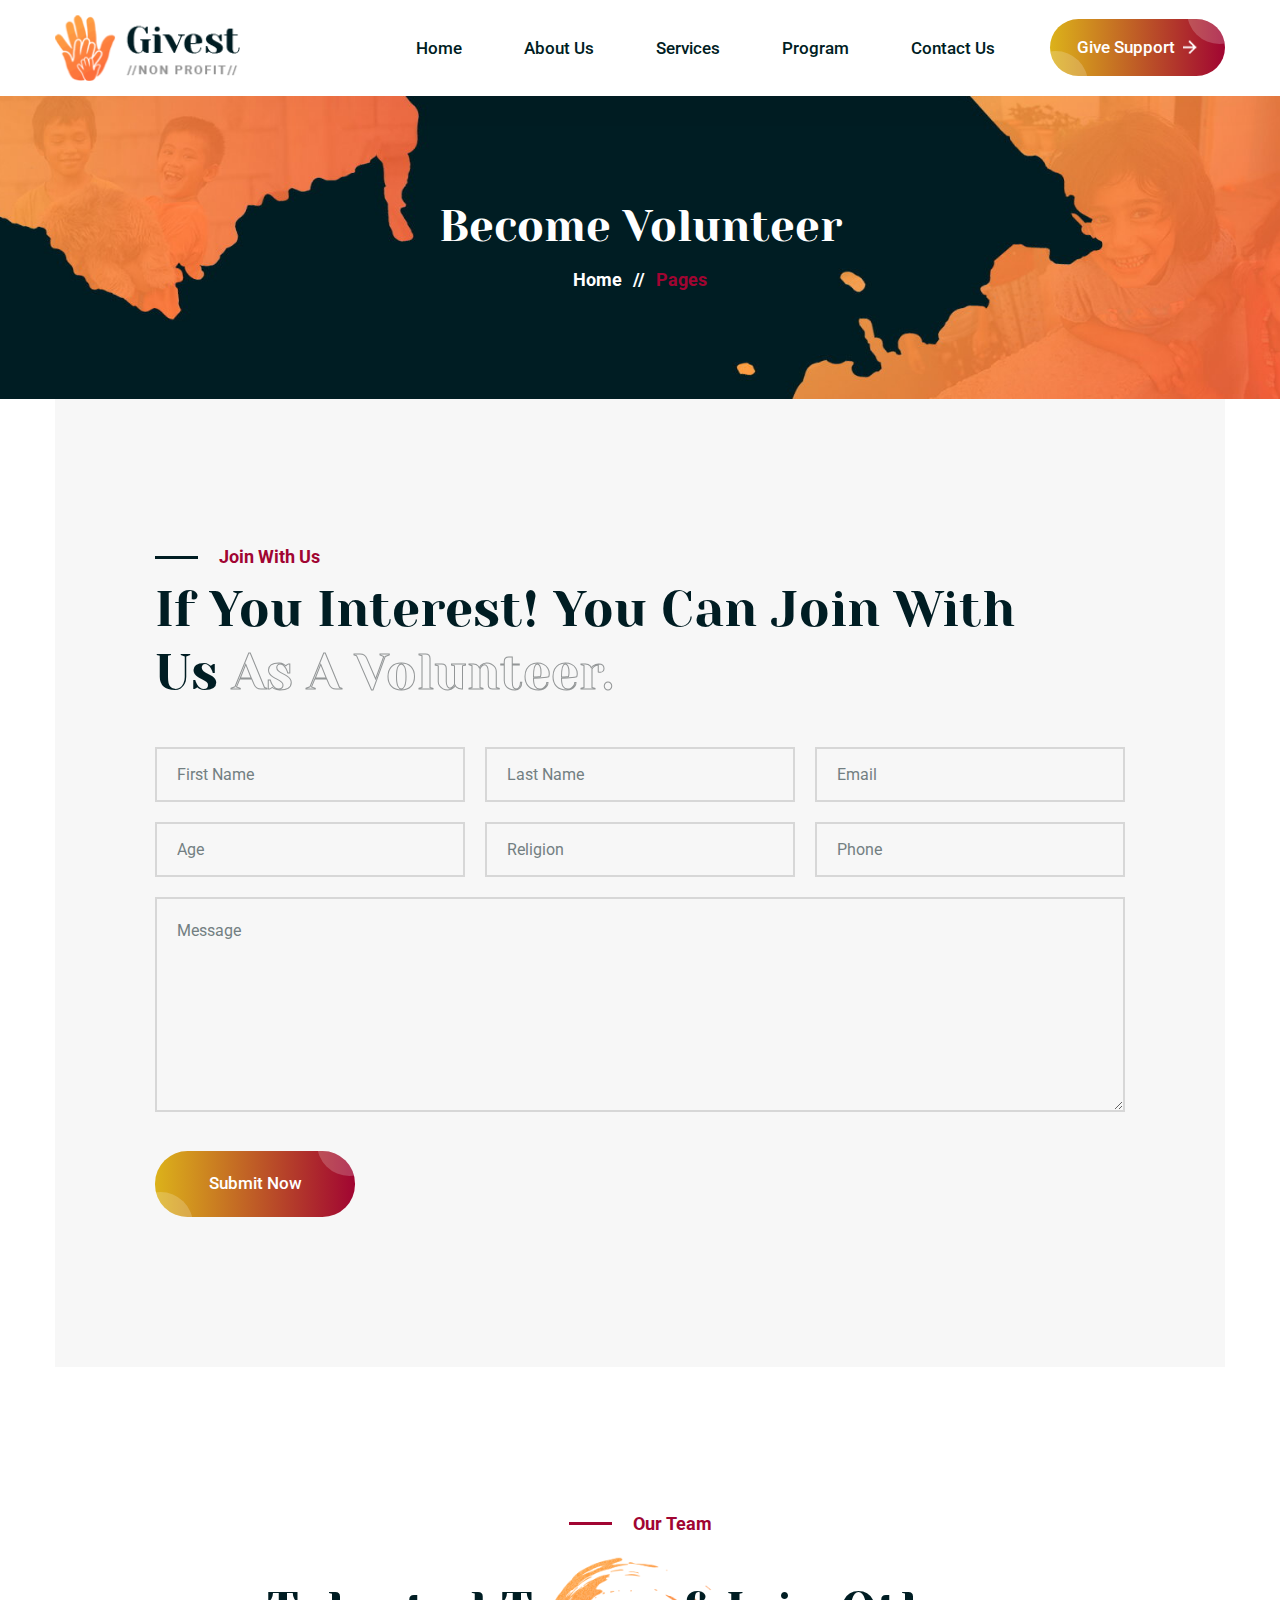
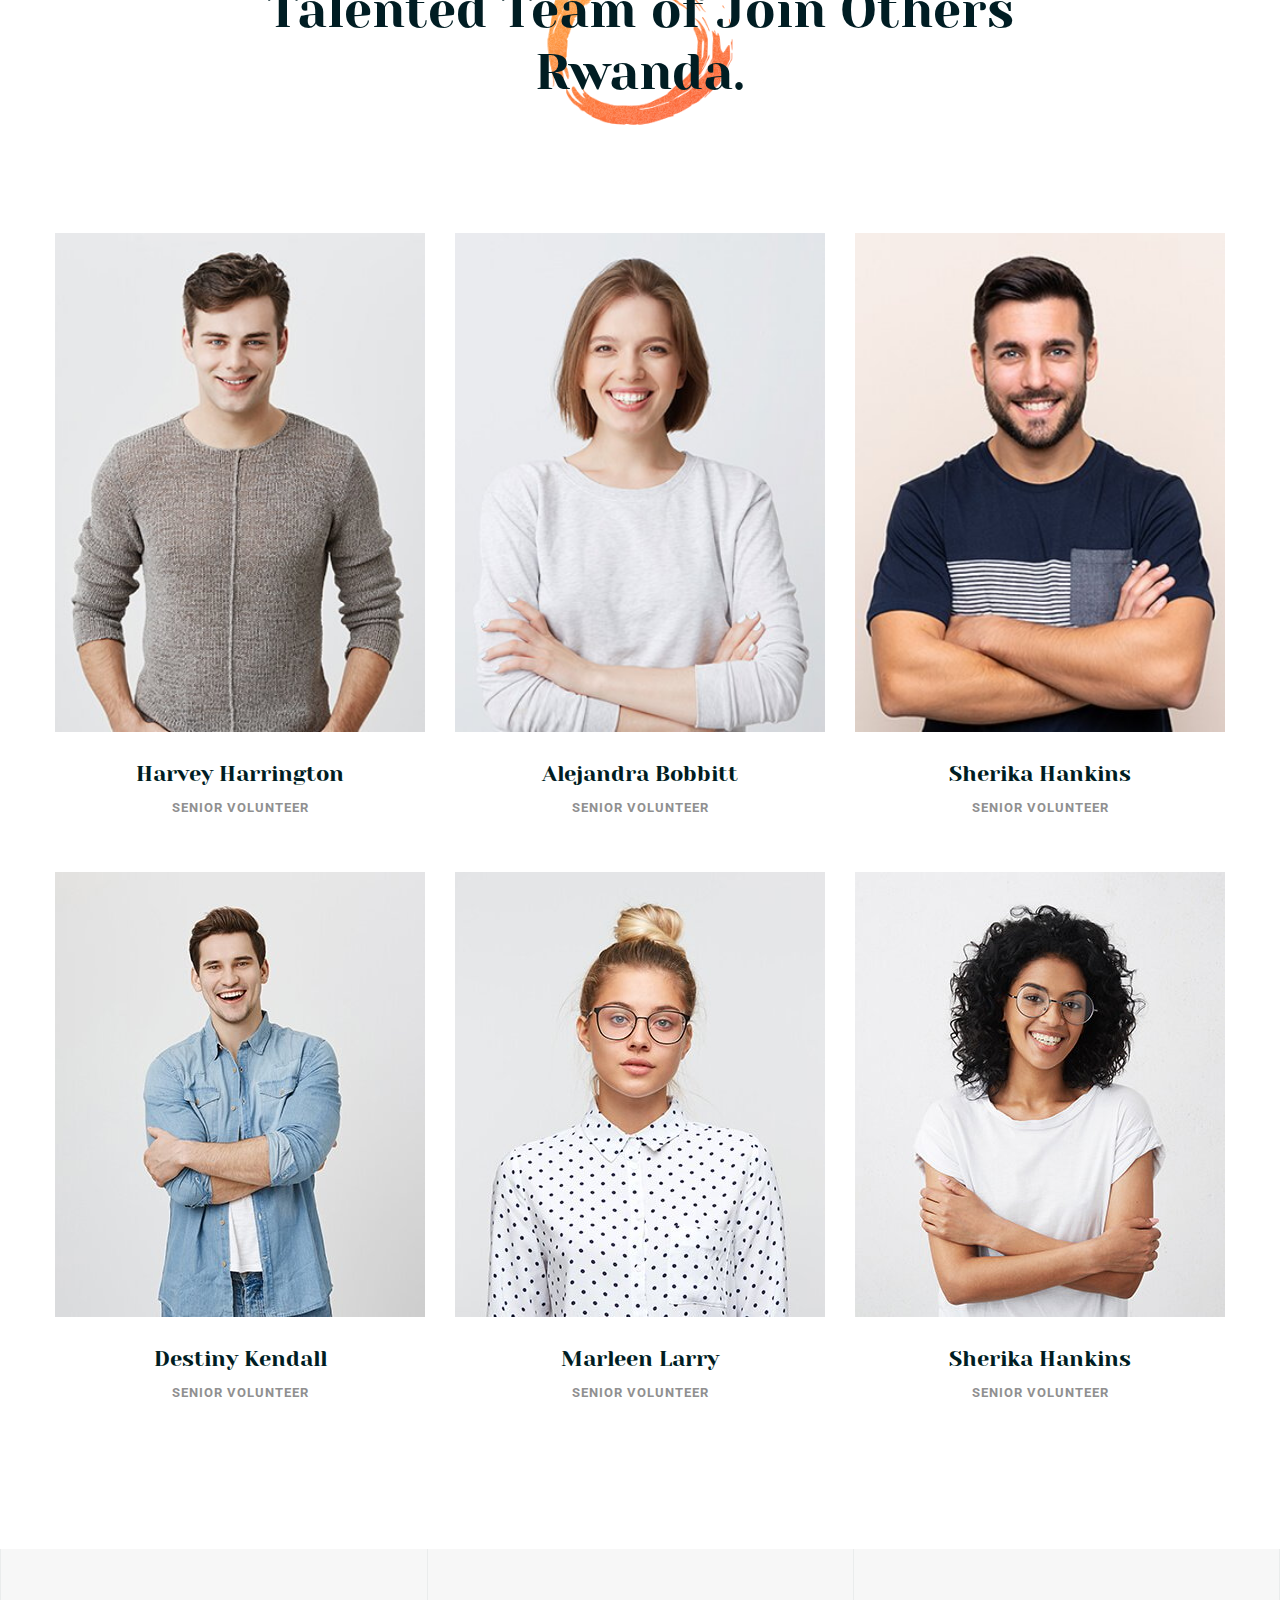
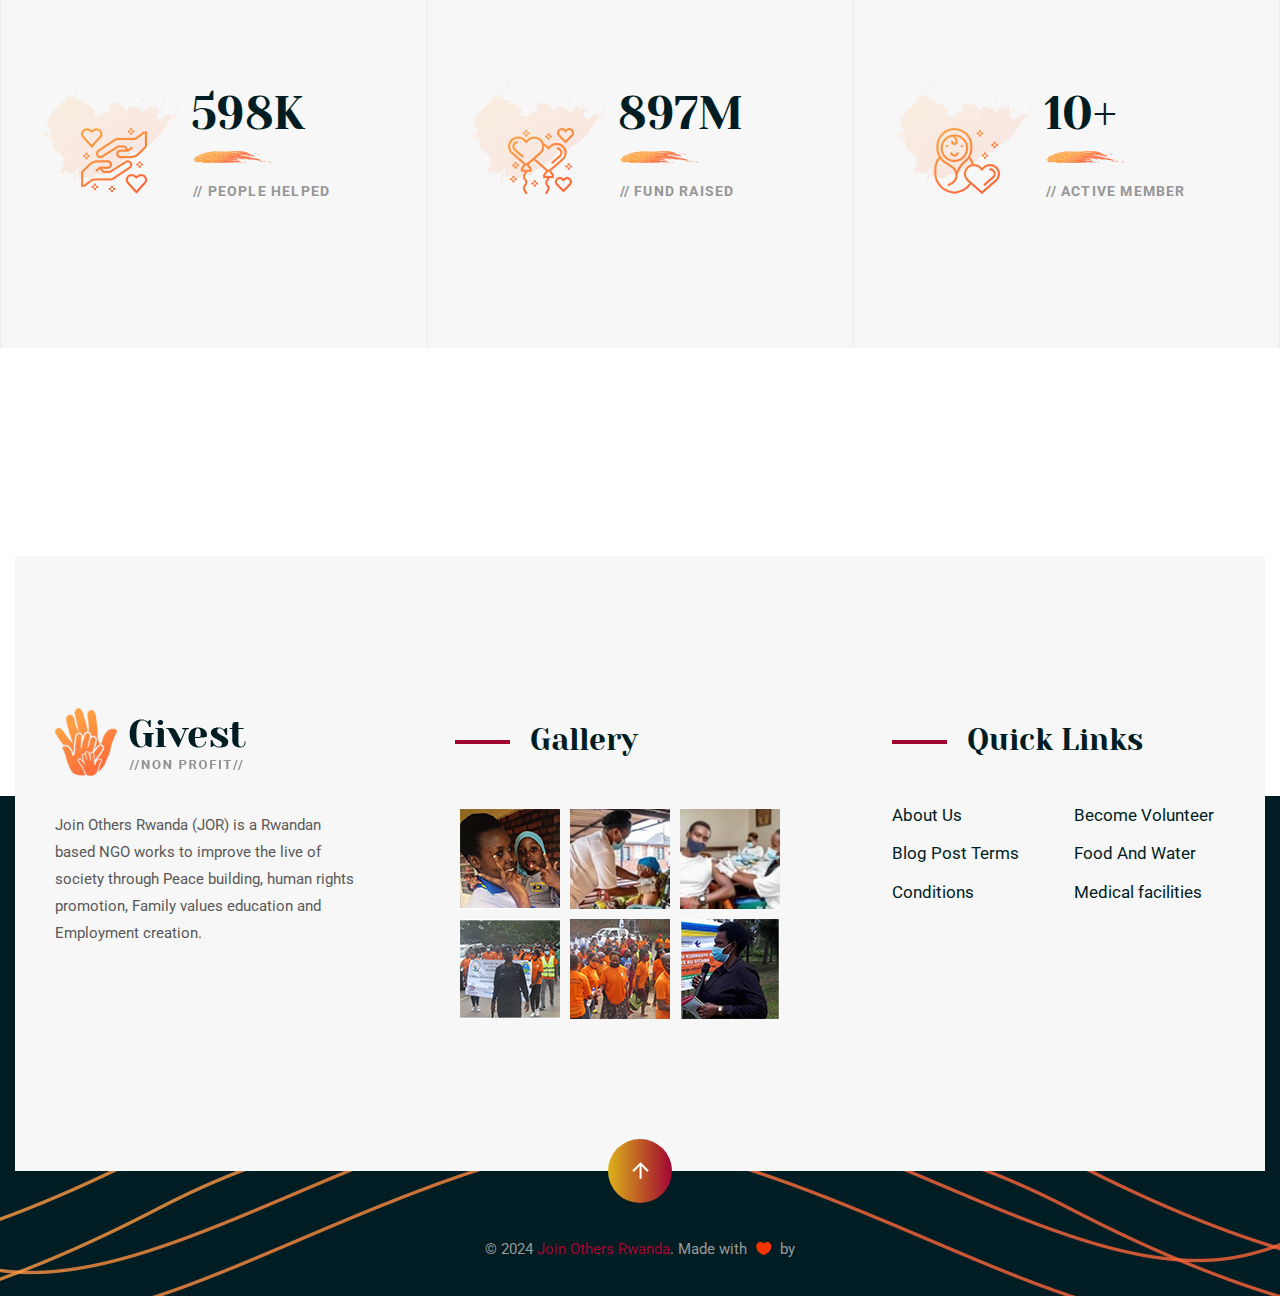
<file: volunteer.html>
<!DOCTYPE html>
<html lang="en">


<!-- Mirrored from template..com/Join Others Rwanda/Join Others Rwanda/volunteer.html by HTTrack Website Copier/3.x [XR&CO'2014], Mon, 01 Jul 2024 17:29:41 GMT -->

<head>
  <meta charset="utf-8">
  <meta http-equiv="X-UA-Compatible" content="IE=edge">
  <meta name="viewport" content="width=device-width, initial-scale=1.0" />

  <title>Become Volunteer – Join Others Rwanda </title>

  <!--== Favicon ==-->
  <link rel="shortcut icon" href="assets/img/logo.png" type="image/png" />

  <!--== Google Fonts ==-->
  <link href="https://fonts.googleapis.com/css?family=Yeseva+One:400" rel="stylesheet">
  <link href="https://fonts.googleapis.com/css?family=Roboto:300,400,400i,500,500i,700,700i" rel="stylesheet">

  <!--== Bootstrap CSS ==-->
  <link href="assets/css/bootstrap.min.css" rel="stylesheet" />
  <!--== Icofont CSS ==-->
  <link href="assets/css/icofont.css" rel="stylesheet" />
  <!--== ElegantIcons CSS ==-->
  <link href="assets/css/elegantIcons.css" rel="stylesheet" />
  <!--== Animate CSS ==-->
  <link href="assets/css/animate.css" rel="stylesheet" />
  <!--== Aos CSS ==-->
  <link href="assets/css/aos.css" rel="stylesheet" />
  <!--== FancyBox CSS ==-->
  <link href="assets/css/jquery.fancybox.min.css" rel="stylesheet" />
  <!--== Slicknav CSS ==-->
  <link href="assets/css/slicknav.css" rel="stylesheet" />
  <!--== Swiper CSS ==-->
  <link href="assets/css/swiper.min.css" rel="stylesheet" />
  <!--== Main Style CSS ==-->
  <link href="assets/css/style.css" rel="stylesheet" />

</head>

<body>

  <!--wrapper start-->
  <div class="wrapper volunteer-page-wrapper">

    <!--== Start Preloader Content ==-->
    <div class="preloader-wrap">
      <div class="preloader">
        <span class="dot"></span>
        <div class="dots">
          <span></span>
          <span></span>
          <span></span>
        </div>
      </div>
    </div>
    <!--== End Preloader Content ==-->

    <!--== Start Header Wrapper ==-->
    <header class="header-area header-default sticky-header">
      <div class="container">
        <div class="row align-items-center">
          <div class="col-5 col-sm-3 col-md-3 col-lg-2 pr-0">
            <div class="header-logo-area">
              <a href="index.html">
                <img class="logo-main" src="assets/img/logo.png" alt="Logo" />
                <img class="logo-light" src="assets/img/logo.png" alt="Logo" />
              </a>
            </div>
          </div>
          <div class="col-7 col-sm-9 col-md-9 col-lg-10">
            <div class="header-align">
              <div class="header-navigation-area">
                <ul class="main-menu nav justify-content-center">
                  <li><a href="index.html">Home</a></li>
                  <li><a href="about.html">About Us</a></li>
                  <li class="has-submenu" class><a href="#">Services</a>
                    <ul class="submenu-nav">
                      <li><a href="advice.html">Advice</a></li>
                      <li><a href="volunteer.html">Volunteer</a></li>
                      <li><a href="specific.html">Specific Support</a></li>
                    </ul>
                  </li>
                  </li>

                  <li class="has-submenu"><a href="blog.html">Program</a>
                  </li>

                  <li><a href="contact.html">Contact Us</a></li>
                </ul>
              </div>
              <div class="header-action-area">
                <button class="btn-menu d-xl-none">
                  <span></span>
                  <span></span>
                  <span></span>
                </button>
                <a href="contact.html" class="btn-theme btn-gradient btn-slide btn-style">Give Support <img
                    class="icon icon-img" src="assets/img/icons/arrow-line-right2.png" alt="Icon"></a>
              </div>
            </div>
          </div>
        </div>
      </div>
    </header>
    <!--== End Header Wrapper ==-->

    <main class="main-content site-wrapper-reveal">
      <!--== Start Page Title Area ==-->
      <section class="page-title-area" data-bg-img="assets/img/photos/bg-page-title.jpg">
        <div class="container">
          <div class="row">
            <div class="col-lg-12">
              <div class="page-title-content text-center">
                <h2 class="title text-white">Become Volunteer</h2>
                <div class="bread-crumbs"><a href="index.html">Home<span class="breadcrumb-sep">//</span></a><span
                    class="active">Pages</span></div>
              </div>
            </div>
          </div>
        </div>
      </section>
      <!--== End Page Title Area ==-->

      <!--== Start Volunteer Form Area ==-->
      <section class="volunteer-form-area">
        <div class="container">
          <div class="row">
            <div class="col-lg-12">
              <div class="volunteer-form">
                <div class="section-title">
                  <h5 class="subtitle">Join With Us</h5>
                  <h2 class="title">If You Interest! You Can Join With Us <span>As A Volunteer.</span></h2>
                </div>
                <form class="volunteer-form-wrapper" id="contact-form"
                  action="http://whizthemes.com/mail-php/raju/arden/mail.php" method="post">
                  <div class="row">
                    <div class="col-lg-12">
                      <div class="row row-gutter-20">
                        <div class="col-md-4">
                          <div class="form-group">
                            <input class="form-control" type="text" name="con_name" placeholder="First Name">
                          </div>
                        </div>
                        <div class="col-md-4">
                          <div class="form-group">
                            <input class="form-control" type="text" name="con_name" placeholder="Last Name">
                          </div>
                        </div>
                        <div class="col-md-4">
                          <div class="form-group">
                            <input class="form-control" type="email" name="con_email" placeholder="Email">
                          </div>
                        </div>
                        <div class="col-md-4">
                          <div class="form-group">
                            <input class="form-control" type="text" name="con_age" placeholder="Age">
                          </div>
                        </div>
                        <div class="col-md-4">
                          <div class="form-group">
                            <input class="form-control" type="text" name="con_religion" placeholder="Religion">
                          </div>
                        </div>
                        <div class="col-md-4">
                          <div class="form-group">
                            <input class="form-control" type="text" name="con_phone" placeholder="Phone">
                          </div>
                        </div>
                        <div class="col-md-12">
                          <div class="form-group mb-0">
                            <textarea class="form-control textarea" name="con_message" placeholder="Message"></textarea>
                          </div>
                        </div>
                        <div class="col-md-12">
                          <div class="form-group mb-0">
                            <button class="btn-theme btn-gradient btn-slide no-border" type="submit">Submit Now</button>
                          </div>
                        </div>
                      </div>
                    </div>
                  </div>
                </form>
              </div>
              <!-- Message Notification -->
              <div class="form-message"></div>
            </div>
          </div>
        </div>
      </section>
      <!--== End Volunteer Form Area ==-->

      <!--== Start Team Area ==-->
      <section class="team-area">
        <div class="container">
          <div class="row">
            <div class="col-lg-8 m-auto">
              <div class="section-title text-center">
                <h5 class="subtitle line-theme-color mb-7">Our Team</h5>
                <h2 class="title title-style">Talented Team of Join Others Rwanda. <img class="img-shape"
                    src="assets/img/shape/3.png" alt="Image-Join Others Rwanda"></h2>
              </div>
            </div>
          </div>
          <div class="row">
            <div class="col-lg-12">
              <div class="team-member-items">
                <div class="row">
                  <div class="col-sm-6 col-lg-4">
                    <div class="team-member">
                      <div class="thumb">
                        <img src="assets/img/team/1.jpg" alt="Image">
                        <div class="social-icons">
                          <a href="#"><i class="icofont-facebook"></i></a>
                          <a href="#"><i class="icofont-skype"></i></a>
                          <a href="#"><i class="icofont-twitter"></i></a>
                        </div>
                      </div>
                      <div class="content">
                        <div class="member-info">
                          <h4 class="name"><a href="#/">Harvey Harrington</a></h4>
                          <h6 class="designation">Senior Volunteer</h6>
                        </div>
                      </div>
                    </div>
                  </div>
                  <div class="col-sm-6 col-lg-4">
                    <div class="team-member">
                      <div class="thumb">
                        <img src="assets/img/team/2.jpg" alt="Image">
                        <div class="social-icons">
                          <a href="#"><i class="icofont-facebook"></i></a>
                          <a href="#"><i class="icofont-skype"></i></a>
                          <a href="#"><i class="icofont-twitter"></i></a>
                        </div>
                      </div>
                      <div class="content">
                        <div class="member-info">
                          <h4 class="name"><a href="#/">Alejandra Bobbitt</a></h4>
                          <h6 class="designation">Senior Volunteer</h6>
                        </div>
                      </div>
                    </div>
                  </div>
                  <div class="col-sm-6 col-lg-4">
                    <div class="team-member">
                      <div class="thumb">
                        <img src="assets/img/team/3.jpg" alt="Image">
                        <div class="social-icons">
                          <a href="#"><i class="icofont-facebook"></i></a>
                          <a href="#"><i class="icofont-skype"></i></a>
                          <a href="#"><i class="icofont-twitter"></i></a>
                        </div>
                      </div>
                      <div class="content">
                        <div class="member-info">
                          <h4 class="name"><a href="#/">Sherika Hankins</a></h4>
                          <h6 class="designation">Senior Volunteer</h6>
                        </div>
                      </div>
                    </div>
                  </div>
                  <div class="col-sm-6 col-lg-4">
                    <div class="team-member">
                      <div class="thumb">
                        <img src="assets/img/team/4.jpg" alt="Image">
                        <div class="social-icons">
                          <a href="#"><i class="icofont-facebook"></i></a>
                          <a href="#"><i class="icofont-skype"></i></a>
                          <a href="#"><i class="icofont-twitter"></i></a>
                        </div>
                      </div>
                      <div class="content">
                        <div class="member-info">
                          <h4 class="name"><a href="#/">Destiny Kendall</a></h4>
                          <h6 class="designation">Senior Volunteer</h6>
                        </div>
                      </div>
                    </div>
                  </div>
                  <div class="col-sm-6 col-lg-4">
                    <div class="team-member">
                      <div class="thumb">
                        <img src="assets/img/team/5.jpg" alt="Image">
                        <div class="social-icons">
                          <a href="#"><i class="icofont-facebook"></i></a>
                          <a href="#"><i class="icofont-skype"></i></a>
                          <a href="#"><i class="icofont-twitter"></i></a>
                        </div>
                      </div>
                      <div class="content">
                        <div class="member-info">
                          <h4 class="name"><a href="#/">Marleen Larry</a></h4>
                          <h6 class="designation">Senior Volunteer</h6>
                        </div>
                      </div>
                    </div>
                  </div>
                  <div class="col-sm-6 col-lg-4">
                    <div class="team-member">
                      <div class="thumb">
                        <img src="assets/img/team/6.jpg" alt="Image">
                        <div class="social-icons">
                          <a href="#"><i class="icofont-facebook"></i></a>
                          <a href="#"><i class="icofont-skype"></i></a>
                          <a href="#"><i class="icofont-twitter"></i></a>
                        </div>
                      </div>
                      <div class="content">
                        <div class="member-info">
                          <h4 class="name"><a href="#/">Sherika Hankins</a></h4>
                          <h6 class="designation">Senior Volunteer</h6>
                        </div>
                      </div>
                    </div>
                  </div>
                </div>
              </div>
            </div>
          </div>
        </div>
      </section>
      <!--== End Team Area ==-->

      <!--== Start Funfact Area ==-->
      <section class="funfact-area funfact-default-area">
        <div class="container">
          <div class="row row-gutter-0 funfact-items-style1">
            <div class="col-lg-4 funfact-item">
              <div class="inner-content">
                <div class="icon-box">
                  <img class="icon" src="assets/img/icons/f1.png" alt="Image-Join Others Rwanda">
                  <img class="shape-img" src="assets/img/shape/4.png" alt="Image-Join Others Rwanda">
                </div>
                <div class="content">
                  <div class="number">
                    <h2><span class="counter-animate">598</span>K</h2>
                  </div>
                  <img class="line-shape" src="assets/img/shape/funfact-line1.png" alt="Image-Join Others Rwanda">
                  <p class="title">// people helped</p>
                </div>
              </div>
            </div>
            <div class="col-lg-4 funfact-item">
              <div class="inner-content">
                <div class="icon-box">
                  <img class="icon" src="assets/img/icons/f2.png" alt="Image-Join Others Rwanda">
                  <img class="shape-img" src="assets/img/shape/4.png" alt="Image-Join Others Rwanda">
                </div>
                <div class="content">
                  <div class="number">
                    <h2><span class="counter-animate">897</span>M</h2>
                  </div>
                  <img class="line-shape" src="assets/img/shape/funfact-line1.png" alt="Image-Join Others Rwanda">
                  <p class="title">// Fund raised</p>
                </div>
              </div>
            </div>
            <div class="col-lg-4 funfact-item">
              <div class="inner-content">
                <div class="icon-box">
                  <img class="icon" src="assets/img/icons/f3.png" alt="Image-Join Others Rwanda">
                  <img class="shape-img" src="assets/img/shape/4.png" alt="Image-Join Others Rwanda">
                </div>
                <div class="content">
                  <div class="number">
                    <h2><span class="counter-animate">10</span>+</h2>
                  </div>
                  <img class="line-shape" src="assets/img/shape/funfact-line1.png" alt="Image-Join Others Rwanda">
                  <p class="title">// Active Member</p>
                </div>
              </div>
            </div>
          </div>
        </div>
      </section>
      <!--== End Funfact Area ==-->

      <!--== Start Brand Logo Area ==-->
      <section class="brand-logo-area brand-logo-default-area">
      </section>
      <!--== End Brand Logo Area ==-->
    </main>
    <div class="gtranslate_wrapper"></div>
    <script>window.gtranslateSettings = { "default_language": "en", "languages": ["en", "fr"], "wrapper_selector": ".gtranslate_wrapper" }</script>
    <script src="https://cdn.gtranslate.net/widgets/latest/float.js" defer></script>
    <!--== Start Footer Area Wrapper ==-->
    <footer class="footer-area">
      <div class="footer-main">
        <div class="container">
          <div class="row">
            <div class="col-sm-12 col-md-6 col-lg-4 col-xl-4">
              <div class="widget-item">
                <div class="about-widget">
                  <a class="footer-logo" href="index.html">
                    <img src="assets/img/logo.png" alt="Logo">
                  </a>
                  <p>Join Others Rwanda (JOR) is a Rwandan based NGO works to improve the live of society through Peace
                    building, human rights promotion, Family values education and Employment creation.
                  </p>

                </div>
              </div>
            </div>
            <div class="col-sm-6 col-md-6 col-lg-4 col-xl-4">
              <div class="widget-item">
                <h4 class="widget-title line-style">Gallery</h4>
                <div class="widget-gallery">
                  <div class="row row-cols-3 row-gutter-10">
                    <div class="col">
                      <div class="gallery-item">
                        <img src="assets/img/photos/g1.png" alt="Join Others Rwanda-HasTech">
                        <a class="icon" href="https://www.facebook.com/Joinothersrw/"><i
                            class="icofont-facebook"></i></a>
                      </div>
                    </div>
                    <div class="col">
                      <div class="gallery-item">
                        <img src="assets/img/photos/g2.png" alt="Join Others Rwanda-HasTech">
                        <a class="icon" href="https://www.facebook.com/Joinothersrw/"><i
                            class="icofont-facebook"></i></a>
                      </div>
                    </div>
                    <div class="col">
                      <div class="gallery-item">
                        <img src="assets/img/photos/g3.png" alt="Join Others Rwanda-HasTech">
                        <a class="icon" href="https://www.facebook.com/Joinothersrw/"><i
                            class="icofont-facebook"></i></a>
                      </div>
                    </div>
                    <div class="col">
                      <div class="gallery-item">
                        <img src="assets/img/photos/g4.png" alt="Join Others Rwanda-HasTech">
                        <a class="icon" href="https://www.facebook.com/Joinothersrw/"><i
                            class="icofont-facebook"></i></a>
                      </div>
                    </div>
                    <div class="col">
                      <div class="gallery-item">
                        <img src="assets/img/photos/g5.png" alt="Join Others Rwanda-HasTech">
                        <a class="icon" href="https://www.facebook.com/Joinothersrw/"><i
                            class="icofont-facebook"></i></a>
                      </div>
                    </div>
                    <div class="col">
                      <div class="gallery-item">
                        <img src="assets/img/photos/g6.png" alt="Join Others Rwanda-HasTech">
                        <a class="icon" href="https://www.facebook.com/Joinothersrw/"><i
                            class="icofont-facebook"></i></a>
                      </div>
                    </div>
                  </div>
                </div>
              </div>
            </div>
            <div class="col-sm-6 col-md-6 col-lg-4 col-xl-4">
              <div class="widget-item menu-wrap-two-column">
                <h4 class="widget-title line-style">Quick Links</h4>
                <nav class="widget-menu-wrap">
                  <div class="row">
                    <div class="col-6 col-sm-6 col-md-6 pr-sm-5">
                      <ul class="nav-menu nav">
                        <li><a href="about.html">About Us</a></li>
                        <li><a href="blog.html">Blog Post Terms</a></li>
                        <li><a href="about.html">Conditions</a></li>

                      </ul>
                    </div>
                    <div class="col-6 col-sm-6 col-md-6 pl-sm-5">
                      <ul class="nav-menu nav align-right">
                        <li><a href="volunteer.html">Become Volunteer</a></li>

                        <li><a href="#">Food And Water</a></li>
                        <li><a href="#">Medical facilities</a></li>
                      </ul>
                    </div>
                  </div>
                </nav>
              </div>
            </div>
          </div>
        </div>
        <!--== Scroll Top Button ==-->
        <div class="scroll-to-top"><img src="assets/img/icons/arrow-up-line.png" alt="Icon-Image"></div>
      </div>
      <div class="footer-bottom">
        <div class="container">
          <div class="footer-bottom-content">
            <div class="row align-items-center">
              <div class="col-12">
                <div class="widget-copyright text-center">
                  <p>© 2024 <span>Join Others Rwanda</span>. Made with <i class="icon_heart"></i> by <a target="_blank"
                      href="https://www..com/"></a></p>
                </div>
              </div>
            </div>
          </div>
        </div>
      </div>
      <div class="shape-layer">
        <img src="assets/img/shape/footer-line.png" alt="Image-Join Others Rwanda">
      </div>
    </footer>
    <!--== End Footer Area Wrapper ==-->

    <!--== Start Side Menu ==-->
    <aside class="off-canvas-wrapper">
      <div class="off-canvas-inner">
        <div class="off-canvas-overlay"></div>
        <!-- Start Off Canvas Content Wrapper -->
        <div class="off-canvas-content">
          <!-- Off Canvas Header -->
          <div class="off-canvas-header">
            <div class="logo-area">
              <a href="index.html"><img src="assets/img/logo.png" alt="Logo" /></a>
            </div>
            <div class="close-action">
              <button class="btn-close"><i class="icofont-close"></i></button>
            </div>
          </div>

          <div class="off-canvas-item">
            <!-- Start Mobile Menu Wrapper -->
            <div class="res-mobile-menu menu-active-one">
              <!-- Note Content Auto Generate By Jquery From Main Menu -->
            </div>
            <!-- End Mobile Menu Wrapper -->
          </div>
          <!-- Off Canvas Footer -->
          <div class="off-canvas-footer"></div>
        </div>
        <!-- End Off Canvas Content Wrapper -->
      </div>
    </aside>
    <!--== End Side Menu ==-->
  </div>

  <!--=======================Javascript============================-->

  <!--=== Modernizr Min Js ===-->
  <script src="assets/js/modernizr.js"></script>
  <!--=== jQuery Min Js ===-->
  <script src="assets/js/jquery-main.js"></script>
  <!--=== jQuery Migration Min Js ===-->
  <script src="assets/js/jquery-migrate.js"></script>
  <!--=== Popper Min Js ===-->
  <script src="assets/js/popper.min.js"></script>
  <!--=== Bootstrap Min Js ===-->
  <script src="assets/js/bootstrap.min.js"></script>
  <!--=== jquery Appear Js ===-->
  <script src="assets/js/jquery.appear.js"></script>
  <!--=== jquery Swiper Min Js ===-->
  <script src="assets/js/swiper.min.js"></script>
  <!--=== jquery Fancybox Min Js ===-->
  <script src="assets/js/fancybox.min.js"></script>
  <!--=== jquery Aos Min Js ===-->
  <script src="assets/js/aos.min.js"></script>
  <!--=== jquery Tilt Animation Js ===-->
  <script src="assets/js/tilt-animation.js"></script>
  <!--=== jquery Scene Mouse Move Min Js ===-->
  <script src="assets/js/parallax.min.js"></script>
  <!--=== jquery Slicknav Js ===-->
  <script src="assets/js/jquery.slicknav.js"></script>
  <!--=== jquery Counterup Js ===-->
  <script src="assets/js/counterup.js"></script>
  <!--=== jquery Waypoint Js ===-->
  <script src="assets/js/waypoint.js"></script>
  <!--=== jquery Wow Min Js ===-->
  <script src="assets/js/wow.min.js"></script>
  <!--=== jQuery EasyPieChart Min Js ===-->
  <script src="assets/js/jquery.easypiechart.min.js"></script>

  <!--=== Custom Js ===-->
  <script src="assets/js/custom.js"></script>

</body>


<!-- Mirrored from template..com/Join Others Rwanda/Join Others Rwanda/volunteer.html by HTTrack Website Copier/3.x [XR&CO'2014], Mon, 01 Jul 2024 17:29:43 GMT -->

</html>
</file>
<file: assets/css/elegantIcons.css>
@font-face {
	font-family: 'ElegantIcons';
	src:url('../fonts/ElegantIcons.eot');
	src:url('../fonts/ElegantIconsd41d.eot?#iefix') format('embedded-opentype'),
		url('../fonts/ElegantIcons.woff') format('woff'),
		url('../fonts/ElegantIcons.ttf') format('truetype'),
		url('../fonts/ElegantIcons.svg#ElegantIcons') format('svg');
	font-weight: normal;
	font-style: normal;
}

/* Use the following CSS code if you want to use data attributes for inserting your icons */
[data-icon]:before {
	font-family: 'ElegantIcons';
	content: attr(data-icon);
	speak: none;
	font-weight: normal;
	font-variant: normal;
	text-transform: none;
	line-height: 1;
	-webkit-font-smoothing: antialiased;
	-moz-osx-font-smoothing: grayscale;
}

/* Use the following CSS code if you want to have a class per icon */
/*
Instead of a list of all class selectors,
you can use the generic selector below, but it's slower:
[class*="your-class-prefix"] {
*/
.arrow_up, .arrow_down, .arrow_left, .arrow_right, .arrow_left-up, .arrow_right-up, .arrow_right-down, .arrow_left-down, .arrow-up-down, .arrow_up-down_alt, .arrow_left-right_alt, .arrow_left-right, .arrow_expand_alt2, .arrow_expand_alt, .arrow_condense, .arrow_expand, .arrow_move, .arrow_carrot-up, .arrow_carrot-down, .arrow_carrot-left, .arrow_carrot-right, .arrow_carrot-2up, .arrow_carrot-2down, .arrow_carrot-2left, .arrow_carrot-2right, .arrow_carrot-up_alt2, .arrow_carrot-down_alt2, .arrow_carrot-left_alt2, .arrow_carrot-right_alt2, .arrow_carrot-2up_alt2, .arrow_carrot-2down_alt2, .arrow_carrot-2left_alt2, .arrow_carrot-2right_alt2, .arrow_triangle-up, .arrow_triangle-down, .arrow_triangle-left, .arrow_triangle-right, .arrow_triangle-up_alt2, .arrow_triangle-down_alt2, .arrow_triangle-left_alt2, .arrow_triangle-right_alt2, .arrow_back, .icon_minus-06, .icon_plus, .icon_close, .icon_check, .icon_minus_alt2, .icon_plus_alt2, .icon_close_alt2, .icon_check_alt2, .icon_zoom-out_alt, .icon_zoom-in_alt, .icon_search, .icon_box-empty, .icon_box-selected, .icon_minus-box, .icon_plus-box, .icon_box-checked, .icon_circle-empty, .icon_circle-slelected, .icon_stop_alt2, .icon_stop, .icon_pause_alt2, .icon_pause, .icon_menu, .icon_menu-square_alt2, .icon_menu-circle_alt2, .icon_ul, .icon_ol, .icon_adjust-horiz, .icon_adjust-vert, .icon_document_alt, .icon_documents_alt, .icon_pencil, .icon_pencil-edit_alt, .icon_pencil-edit, .icon_folder-alt, .icon_folder-open_alt, .icon_folder-add_alt, .icon_info_alt, .icon_error-oct_alt, .icon_error-circle_alt, .icon_error-triangle_alt, .icon_question_alt2, .icon_question, .icon_comment_alt, .icon_chat_alt, .icon_vol-mute_alt, .icon_volume-low_alt, .icon_volume-high_alt, .icon_quotations, .icon_quotations_alt2, .icon_clock_alt, .icon_lock_alt, .icon_lock-open_alt, .icon_key_alt, .icon_cloud_alt, .icon_cloud-upload_alt, .icon_cloud-download_alt, .icon_image, .icon_images, .icon_lightbulb_alt, .icon_gift_alt, .icon_house_alt, .icon_genius, .icon_mobile, .icon_tablet, .icon_laptop, .icon_desktop, .icon_camera_alt, .icon_mail_alt, .icon_cone_alt, .icon_ribbon_alt, .icon_bag_alt, .icon_creditcard, .icon_cart_alt, .icon_paperclip, .icon_tag_alt, .icon_tags_alt, .icon_trash_alt, .icon_cursor_alt, .icon_mic_alt, .icon_compass_alt, .icon_pin_alt, .icon_pushpin_alt, .icon_map_alt, .icon_drawer_alt, .icon_toolbox_alt, .icon_book_alt, .icon_calendar, .icon_film, .icon_table, .icon_contacts_alt, .icon_headphones, .icon_lifesaver, .icon_piechart, .icon_refresh, .icon_link_alt, .icon_link, .icon_loading, .icon_blocked, .icon_archive_alt, .icon_heart_alt, .icon_star_alt, .icon_star-half_alt, .icon_star, .icon_star-half, .icon_tools, .icon_tool, .icon_cog, .icon_cogs, .arrow_up_alt, .arrow_down_alt, .arrow_left_alt, .arrow_right_alt, .arrow_left-up_alt, .arrow_right-up_alt, .arrow_right-down_alt, .arrow_left-down_alt, .arrow_condense_alt, .arrow_expand_alt3, .arrow_carrot_up_alt, .arrow_carrot-down_alt, .arrow_carrot-left_alt, .arrow_carrot-right_alt, .arrow_carrot-2up_alt, .arrow_carrot-2dwnn_alt, .arrow_carrot-2left_alt, .arrow_carrot-2right_alt, .arrow_triangle-up_alt, .arrow_triangle-down_alt, .arrow_triangle-left_alt, .arrow_triangle-right_alt, .icon_minus_alt, .icon_plus_alt, .icon_close_alt, .icon_check_alt, .icon_zoom-out, .icon_zoom-in, .icon_stop_alt, .icon_menu-square_alt, .icon_menu-circle_alt, .icon_document, .icon_documents, .icon_pencil_alt, .icon_folder, .icon_folder-open, .icon_folder-add, .icon_folder_upload, .icon_folder_download, .icon_info, .icon_error-circle, .icon_error-oct, .icon_error-triangle, .icon_question_alt, .icon_comment, .icon_chat, .icon_vol-mute, .icon_volume-low, .icon_volume-high, .icon_quotations_alt, .icon_clock, .icon_lock, .icon_lock-open, .icon_key, .icon_cloud, .icon_cloud-upload, .icon_cloud-download, .icon_lightbulb, .icon_gift, .icon_house, .icon_camera, .icon_mail, .icon_cone, .icon_ribbon, .icon_bag, .icon_cart, .icon_tag, .icon_tags, .icon_trash, .icon_cursor, .icon_mic, .icon_compass, .icon_pin, .icon_pushpin, .icon_map, .icon_drawer, .icon_toolbox, .icon_book, .icon_contacts, .icon_archive, .icon_heart, .icon_profile, .icon_group, .icon_grid-2x2, .icon_grid-3x3, .icon_music, .icon_pause_alt, .icon_phone, .icon_upload, .icon_download, .social_facebook, .social_twitter, .social_pinterest, .social_googleplus, .social_tumblr, .social_tumbleupon, .social_wordpress, .social_instagram, .social_dribbble, .social_vimeo, .social_linkedin, .social_rss, .social_deviantart, .social_share, .social_myspace, .social_skype, .social_youtube, .social_picassa, .social_googledrive, .social_flickr, .social_blogger, .social_spotify, .social_delicious, .social_facebook_circle, .social_twitter_circle, .social_pinterest_circle, .social_googleplus_circle, .social_tumblr_circle, .social_stumbleupon_circle, .social_wordpress_circle, .social_instagram_circle, .social_dribbble_circle, .social_vimeo_circle, .social_linkedin_circle, .social_rss_circle, .social_deviantart_circle, .social_share_circle, .social_myspace_circle, .social_skype_circle, .social_youtube_circle, .social_picassa_circle, .social_googledrive_alt2, .social_flickr_circle, .social_blogger_circle, .social_spotify_circle, .social_delicious_circle, .social_facebook_square, .social_twitter_square, .social_pinterest_square, .social_googleplus_square, .social_tumblr_square, .social_stumbleupon_square, .social_wordpress_square, .social_instagram_square, .social_dribbble_square, .social_vimeo_square, .social_linkedin_square, .social_rss_square, .social_deviantart_square, .social_share_square, .social_myspace_square, .social_skype_square, .social_youtube_square, .social_picassa_square, .social_googledrive_square, .social_flickr_square, .social_blogger_square, .social_spotify_square, .social_delicious_square, .icon_printer, .icon_calulator, .icon_building, .icon_floppy, .icon_drive, .icon_search-2, .icon_id, .icon_id-2, .icon_puzzle, .icon_like, .icon_dislike, .icon_mug, .icon_currency, .icon_wallet, .icon_pens, .icon_easel, .icon_flowchart, .icon_datareport, .icon_briefcase, .icon_shield, .icon_percent, .icon_globe, .icon_globe-2, .icon_target, .icon_hourglass, .icon_balance, .icon_rook, .icon_printer-alt, .icon_calculator_alt, .icon_building_alt, .icon_floppy_alt, .icon_drive_alt, .icon_search_alt, .icon_id_alt, .icon_id-2_alt, .icon_puzzle_alt, .icon_like_alt, .icon_dislike_alt, .icon_mug_alt, .icon_currency_alt, .icon_wallet_alt, .icon_pens_alt, .icon_easel_alt, .icon_flowchart_alt, .icon_datareport_alt, .icon_briefcase_alt, .icon_shield_alt, .icon_percent_alt, .icon_globe_alt, .icon_clipboard {
	font-family: 'ElegantIcons';
	speak: none;
	font-style: normal;
	font-weight: normal;
	font-variant: normal;
	text-transform: none;
	line-height: 1;
	-webkit-font-smoothing: antialiased;
}
.arrow_up:before {
	content: "\21";
}
.arrow_down:before {
	content: "\22";
}
.arrow_left:before {
	content: "\23";
}
.arrow_right:before {
	content: "\24";
}
.arrow_left-up:before {
	content: "\25";
}
.arrow_right-up:before {
	content: "\26";
}
.arrow_right-down:before {
	content: "\27";
}
.arrow_left-down:before {
	content: "\28";
}
.arrow-up-down:before {
	content: "\29";
}
.arrow_up-down_alt:before {
	content: "\2a";
}
.arrow_left-right_alt:before {
	content: "\2b";
}
.arrow_left-right:before {
	content: "\2c";
}
.arrow_expand_alt2:before {
	content: "\2d";
}
.arrow_expand_alt:before {
	content: "\2e";
}
.arrow_condense:before {
	content: "\2f";
}
.arrow_expand:before {
	content: "\30";
}
.arrow_move:before {
	content: "\31";
}
.arrow_carrot-up:before {
	content: "\32";
}
.arrow_carrot-down:before {
	content: "\33";
}
.arrow_carrot-left:before {
	content: "\34";
}
.arrow_carrot-right:before {
	content: "\35";
}
.arrow_carrot-2up:before {
	content: "\36";
}
.arrow_carrot-2down:before {
	content: "\37";
}
.arrow_carrot-2left:before {
	content: "\38";
}
.arrow_carrot-2right:before {
	content: "\39";
}
.arrow_carrot-up_alt2:before {
	content: "\3a";
}
.arrow_carrot-down_alt2:before {
	content: "\3b";
}
.arrow_carrot-left_alt2:before {
	content: "\3c";
}
.arrow_carrot-right_alt2:before {
	content: "\3d";
}
.arrow_carrot-2up_alt2:before {
	content: "\3e";
}
.arrow_carrot-2down_alt2:before {
	content: "\3f";
}
.arrow_carrot-2left_alt2:before {
	content: "\40";
}
.arrow_carrot-2right_alt2:before {
	content: "\41";
}
.arrow_triangle-up:before {
	content: "\42";
}
.arrow_triangle-down:before {
	content: "\43";
}
.arrow_triangle-left:before {
	content: "\44";
}
.arrow_triangle-right:before {
	content: "\45";
}
.arrow_triangle-up_alt2:before {
	content: "\46";
}
.arrow_triangle-down_alt2:before {
	content: "\47";
}
.arrow_triangle-left_alt2:before {
	content: "\48";
}
.arrow_triangle-right_alt2:before {
	content: "\49";
}
.arrow_back:before {
	content: "\4a";
}
.icon_minus-06:before {
	content: "\4b";
}
.icon_plus:before {
	content: "\4c";
}
.icon_close:before {
	content: "\4d";
}
.icon_check:before {
	content: "\4e";
}
.icon_minus_alt2:before {
	content: "\4f";
}
.icon_plus_alt2:before {
	content: "\50";
}
.icon_close_alt2:before {
	content: "\51";
}
.icon_check_alt2:before {
	content: "\52";
}
.icon_zoom-out_alt:before {
	content: "\53";
}
.icon_zoom-in_alt:before {
	content: "\54";
}
.icon_search:before {
	content: "\55";
}
.icon_box-empty:before {
	content: "\56";
}
.icon_box-selected:before {
	content: "\57";
}
.icon_minus-box:before {
	content: "\58";
}
.icon_plus-box:before {
	content: "\59";
}
.icon_box-checked:before {
	content: "\5a";
}
.icon_circle-empty:before {
	content: "\5b";
}
.icon_circle-slelected:before {
	content: "\5c";
}
.icon_stop_alt2:before {
	content: "\5d";
}
.icon_stop:before {
	content: "\5e";
}
.icon_pause_alt2:before {
	content: "\5f";
}
.icon_pause:before {
	content: "\60";
}
.icon_menu:before {
	content: "\61";
}
.icon_menu-square_alt2:before {
	content: "\62";
}
.icon_menu-circle_alt2:before {
	content: "\63";
}
.icon_ul:before {
	content: "\64";
}
.icon_ol:before {
	content: "\65";
}
.icon_adjust-horiz:before {
	content: "\66";
}
.icon_adjust-vert:before {
	content: "\67";
}
.icon_document_alt:before {
	content: "\68";
}
.icon_documents_alt:before {
	content: "\69";
}
.icon_pencil:before {
	content: "\6a";
}
.icon_pencil-edit_alt:before {
	content: "\6b";
}
.icon_pencil-edit:before {
	content: "\6c";
}
.icon_folder-alt:before {
	content: "\6d";
}
.icon_folder-open_alt:before {
	content: "\6e";
}
.icon_folder-add_alt:before {
	content: "\6f";
}
.icon_info_alt:before {
	content: "\70";
}
.icon_error-oct_alt:before {
	content: "\71";
}
.icon_error-circle_alt:before {
	content: "\72";
}
.icon_error-triangle_alt:before {
	content: "\73";
}
.icon_question_alt2:before {
	content: "\74";
}
.icon_question:before {
	content: "\75";
}
.icon_comment_alt:before {
	content: "\76";
}
.icon_chat_alt:before {
	content: "\77";
}
.icon_vol-mute_alt:before {
	content: "\78";
}
.icon_volume-low_alt:before {
	content: "\79";
}
.icon_volume-high_alt:before {
	content: "\7a";
}
.icon_quotations:before {
	content: "\7b";
}
.icon_quotations_alt2:before {
	content: "\7c";
}
.icon_clock_alt:before {
	content: "\7d";
}
.icon_lock_alt:before {
	content: "\7e";
}
.icon_lock-open_alt:before {
	content: "\e000";
}
.icon_key_alt:before {
	content: "\e001";
}
.icon_cloud_alt:before {
	content: "\e002";
}
.icon_cloud-upload_alt:before {
	content: "\e003";
}
.icon_cloud-download_alt:before {
	content: "\e004";
}
.icon_image:before {
	content: "\e005";
}
.icon_images:before {
	content: "\e006";
}
.icon_lightbulb_alt:before {
	content: "\e007";
}
.icon_gift_alt:before {
	content: "\e008";
}
.icon_house_alt:before {
	content: "\e009";
}
.icon_genius:before {
	content: "\e00a";
}
.icon_mobile:before {
	content: "\e00b";
}
.icon_tablet:before {
	content: "\e00c";
}
.icon_laptop:before {
	content: "\e00d";
}
.icon_desktop:before {
	content: "\e00e";
}
.icon_camera_alt:before {
	content: "\e00f";
}
.icon_mail_alt:before {
	content: "\e010";
}
.icon_cone_alt:before {
	content: "\e011";
}
.icon_ribbon_alt:before {
	content: "\e012";
}
.icon_bag_alt:before {
	content: "\e013";
}
.icon_creditcard:before {
	content: "\e014";
}
.icon_cart_alt:before {
	content: "\e015";
}
.icon_paperclip:before {
	content: "\e016";
}
.icon_tag_alt:before {
	content: "\e017";
}
.icon_tags_alt:before {
	content: "\e018";
}
.icon_trash_alt:before {
	content: "\e019";
}
.icon_cursor_alt:before {
	content: "\e01a";
}
.icon_mic_alt:before {
	content: "\e01b";
}
.icon_compass_alt:before {
	content: "\e01c";
}
.icon_pin_alt:before {
	content: "\e01d";
}
.icon_pushpin_alt:before {
	content: "\e01e";
}
.icon_map_alt:before {
	content: "\e01f";
}
.icon_drawer_alt:before {
	content: "\e020";
}
.icon_toolbox_alt:before {
	content: "\e021";
}
.icon_book_alt:before {
	content: "\e022";
}
.icon_calendar:before {
	content: "\e023";
}
.icon_film:before {
	content: "\e024";
}
.icon_table:before {
	content: "\e025";
}
.icon_contacts_alt:before {
	content: "\e026";
}
.icon_headphones:before {
	content: "\e027";
}
.icon_lifesaver:before {
	content: "\e028";
}
.icon_piechart:before {
	content: "\e029";
}
.icon_refresh:before {
	content: "\e02a";
}
.icon_link_alt:before {
	content: "\e02b";
}
.icon_link:before {
	content: "\e02c";
}
.icon_loading:before {
	content: "\e02d";
}
.icon_blocked:before {
	content: "\e02e";
}
.icon_archive_alt:before {
	content: "\e02f";
}
.icon_heart_alt:before {
	content: "\e030";
}
.icon_star_alt:before {
	content: "\e031";
}
.icon_star-half_alt:before {
	content: "\e032";
}
.icon_star:before {
	content: "\e033";
}
.icon_star-half:before {
	content: "\e034";
}
.icon_tools:before {
	content: "\e035";
}
.icon_tool:before {
	content: "\e036";
}
.icon_cog:before {
	content: "\e037";
}
.icon_cogs:before {
	content: "\e038";
}
.arrow_up_alt:before {
	content: "\e039";
}
.arrow_down_alt:before {
	content: "\e03a";
}
.arrow_left_alt:before {
	content: "\e03b";
}
.arrow_right_alt:before {
	content: "\e03c";
}
.arrow_left-up_alt:before {
	content: "\e03d";
}
.arrow_right-up_alt:before {
	content: "\e03e";
}
.arrow_right-down_alt:before {
	content: "\e03f";
}
.arrow_left-down_alt:before {
	content: "\e040";
}
.arrow_condense_alt:before {
	content: "\e041";
}
.arrow_expand_alt3:before {
	content: "\e042";
}
.arrow_carrot_up_alt:before {
	content: "\e043";
}
.arrow_carrot-down_alt:before {
	content: "\e044";
}
.arrow_carrot-left_alt:before {
	content: "\e045";
}
.arrow_carrot-right_alt:before {
	content: "\e046";
}
.arrow_carrot-2up_alt:before {
	content: "\e047";
}
.arrow_carrot-2dwnn_alt:before {
	content: "\e048";
}
.arrow_carrot-2left_alt:before {
	content: "\e049";
}
.arrow_carrot-2right_alt:before {
	content: "\e04a";
}
.arrow_triangle-up_alt:before {
	content: "\e04b";
}
.arrow_triangle-down_alt:before {
	content: "\e04c";
}
.arrow_triangle-left_alt:before {
	content: "\e04d";
}
.arrow_triangle-right_alt:before {
	content: "\e04e";
}
.icon_minus_alt:before {
	content: "\e04f";
}
.icon_plus_alt:before {
	content: "\e050";
}
.icon_close_alt:before {
	content: "\e051";
}
.icon_check_alt:before {
	content: "\e052";
}
.icon_zoom-out:before {
	content: "\e053";
}
.icon_zoom-in:before {
	content: "\e054";
}
.icon_stop_alt:before {
	content: "\e055";
}
.icon_menu-square_alt:before {
	content: "\e056";
}
.icon_menu-circle_alt:before {
	content: "\e057";
}
.icon_document:before {
	content: "\e058";
}
.icon_documents:before {
	content: "\e059";
}
.icon_pencil_alt:before {
	content: "\e05a";
}
.icon_folder:before {
	content: "\e05b";
}
.icon_folder-open:before {
	content: "\e05c";
}
.icon_folder-add:before {
	content: "\e05d";
}
.icon_folder_upload:before {
	content: "\e05e";
}
.icon_folder_download:before {
	content: "\e05f";
}
.icon_info:before {
	content: "\e060";
}
.icon_error-circle:before {
	content: "\e061";
}
.icon_error-oct:before {
	content: "\e062";
}
.icon_error-triangle:before {
	content: "\e063";
}
.icon_question_alt:before {
	content: "\e064";
}
.icon_comment:before {
	content: "\e065";
}
.icon_chat:before {
	content: "\e066";
}
.icon_vol-mute:before {
	content: "\e067";
}
.icon_volume-low:before {
	content: "\e068";
}
.icon_volume-high:before {
	content: "\e069";
}
.icon_quotations_alt:before {
	content: "\e06a";
}
.icon_clock:before {
	content: "\e06b";
}
.icon_lock:before {
	content: "\e06c";
}
.icon_lock-open:before {
	content: "\e06d";
}
.icon_key:before {
	content: "\e06e";
}
.icon_cloud:before {
	content: "\e06f";
}
.icon_cloud-upload:before {
	content: "\e070";
}
.icon_cloud-download:before {
	content: "\e071";
}
.icon_lightbulb:before {
	content: "\e072";
}
.icon_gift:before {
	content: "\e073";
}
.icon_house:before {
	content: "\e074";
}
.icon_camera:before {
	content: "\e075";
}
.icon_mail:before {
	content: "\e076";
}
.icon_cone:before {
	content: "\e077";
}
.icon_ribbon:before {
	content: "\e078";
}
.icon_bag:before {
	content: "\e079";
}
.icon_cart:before {
	content: "\e07a";
}
.icon_tag:before {
	content: "\e07b";
}
.icon_tags:before {
	content: "\e07c";
}
.icon_trash:before {
	content: "\e07d";
}
.icon_cursor:before {
	content: "\e07e";
}
.icon_mic:before {
	content: "\e07f";
}
.icon_compass:before {
	content: "\e080";
}
.icon_pin:before {
	content: "\e081";
}
.icon_pushpin:before {
	content: "\e082";
}
.icon_map:before {
	content: "\e083";
}
.icon_drawer:before {
	content: "\e084";
}
.icon_toolbox:before {
	content: "\e085";
}
.icon_book:before {
	content: "\e086";
}
.icon_contacts:before {
	content: "\e087";
}
.icon_archive:before {
	content: "\e088";
}
.icon_heart:before {
	content: "\e089";
}
.icon_profile:before {
	content: "\e08a";
}
.icon_group:before {
	content: "\e08b";
}
.icon_grid-2x2:before {
	content: "\e08c";
}
.icon_grid-3x3:before {
	content: "\e08d";
}
.icon_music:before {
	content: "\e08e";
}
.icon_pause_alt:before {
	content: "\e08f";
}
.icon_phone:before {
	content: "\e090";
}
.icon_upload:before {
	content: "\e091";
}
.icon_download:before {
	content: "\e092";
}
.social_facebook:before {
	content: "\e093";
}
.social_twitter:before {
	content: "\e094";
}
.social_pinterest:before {
	content: "\e095";
}
.social_googleplus:before {
	content: "\e096";
}
.social_tumblr:before {
	content: "\e097";
}
.social_tumbleupon:before {
	content: "\e098";
}
.social_wordpress:before {
	content: "\e099";
}
.social_instagram:before {
	content: "\e09a";
}
.social_dribbble:before {
	content: "\e09b";
}
.social_vimeo:before {
	content: "\e09c";
}
.social_linkedin:before {
	content: "\e09d";
}
.social_rss:before {
	content: "\e09e";
}
.social_deviantart:before {
	content: "\e09f";
}
.social_share:before {
	content: "\e0a0";
}
.social_myspace:before {
	content: "\e0a1";
}
.social_skype:before {
	content: "\e0a2";
}
.social_youtube:before {
	content: "\e0a3";
}
.social_picassa:before {
	content: "\e0a4";
}
.social_googledrive:before {
	content: "\e0a5";
}
.social_flickr:before {
	content: "\e0a6";
}
.social_blogger:before {
	content: "\e0a7";
}
.social_spotify:before {
	content: "\e0a8";
}
.social_delicious:before {
	content: "\e0a9";
}
.social_facebook_circle:before {
	content: "\e0aa";
}
.social_twitter_circle:before {
	content: "\e0ab";
}
.social_pinterest_circle:before {
	content: "\e0ac";
}
.social_googleplus_circle:before {
	content: "\e0ad";
}
.social_tumblr_circle:before {
	content: "\e0ae";
}
.social_stumbleupon_circle:before {
	content: "\e0af";
}
.social_wordpress_circle:before {
	content: "\e0b0";
}
.social_instagram_circle:before {
	content: "\e0b1";
}
.social_dribbble_circle:before {
	content: "\e0b2";
}
.social_vimeo_circle:before {
	content: "\e0b3";
}
.social_linkedin_circle:before {
	content: "\e0b4";
}
.social_rss_circle:before {
	content: "\e0b5";
}
.social_deviantart_circle:before {
	content: "\e0b6";
}
.social_share_circle:before {
	content: "\e0b7";
}
.social_myspace_circle:before {
	content: "\e0b8";
}
.social_skype_circle:before {
	content: "\e0b9";
}
.social_youtube_circle:before {
	content: "\e0ba";
}
.social_picassa_circle:before {
	content: "\e0bb";
}
.social_googledrive_alt2:before {
	content: "\e0bc";
}
.social_flickr_circle:before {
	content: "\e0bd";
}
.social_blogger_circle:before {
	content: "\e0be";
}
.social_spotify_circle:before {
	content: "\e0bf";
}
.social_delicious_circle:before {
	content: "\e0c0";
}
.social_facebook_square:before {
	content: "\e0c1";
}
.social_twitter_square:before {
	content: "\e0c2";
}
.social_pinterest_square:before {
	content: "\e0c3";
}
.social_googleplus_square:before {
	content: "\e0c4";
}
.social_tumblr_square:before {
	content: "\e0c5";
}
.social_stumbleupon_square:before {
	content: "\e0c6";
}
.social_wordpress_square:before {
	content: "\e0c7";
}
.social_instagram_square:before {
	content: "\e0c8";
}
.social_dribbble_square:before {
	content: "\e0c9";
}
.social_vimeo_square:before {
	content: "\e0ca";
}
.social_linkedin_square:before {
	content: "\e0cb";
}
.social_rss_square:before {
	content: "\e0cc";
}
.social_deviantart_square:before {
	content: "\e0cd";
}
.social_share_square:before {
	content: "\e0ce";
}
.social_myspace_square:before {
	content: "\e0cf";
}
.social_skype_square:before {
	content: "\e0d0";
}
.social_youtube_square:before {
	content: "\e0d1";
}
.social_picassa_square:before {
	content: "\e0d2";
}
.social_googledrive_square:before {
	content: "\e0d3";
}
.social_flickr_square:before {
	content: "\e0d4";
}
.social_blogger_square:before {
	content: "\e0d5";
}
.social_spotify_square:before {
	content: "\e0d6";
}
.social_delicious_square:before {
	content: "\e0d7";
}
.icon_printer:before {
	content: "\e103";
}
.icon_calulator:before {
	content: "\e0ee";
}
.icon_building:before {
	content: "\e0ef";
}
.icon_floppy:before {
	content: "\e0e8";
}
.icon_drive:before {
	content: "\e0ea";
}
.icon_search-2:before {
	content: "\e101";
}
.icon_id:before {
	content: "\e107";
}
.icon_id-2:before {
	content: "\e108";
}
.icon_puzzle:before {
	content: "\e102";
}
.icon_like:before {
	content: "\e106";
}
.icon_dislike:before {
	content: "\e0eb";
}
.icon_mug:before {
	content: "\e105";
}
.icon_currency:before {
	content: "\e0ed";
}
.icon_wallet:before {
	content: "\e100";
}
.icon_pens:before {
	content: "\e104";
}
.icon_easel:before {
	content: "\e0e9";
}
.icon_flowchart:before {
	content: "\e109";
}
.icon_datareport:before {
	content: "\e0ec";
}
.icon_briefcase:before {
	content: "\e0fe";
}
.icon_shield:before {
	content: "\e0f6";
}
.icon_percent:before {
	content: "\e0fb";
}
.icon_globe:before {
	content: "\e0e2";
}
.icon_globe-2:before {
	content: "\e0e3";
}
.icon_target:before {
	content: "\e0f5";
}
.icon_hourglass:before {
	content: "\e0e1";
}
.icon_balance:before {
	content: "\e0ff";
}
.icon_rook:before {
	content: "\e0f8";
}
.icon_printer-alt:before {
	content: "\e0fa";
}
.icon_calculator_alt:before {
	content: "\e0e7";
}
.icon_building_alt:before {
	content: "\e0fd";
}
.icon_floppy_alt:before {
	content: "\e0e4";
}
.icon_drive_alt:before {
	content: "\e0e5";
}
.icon_search_alt:before {
	content: "\e0f7";
}
.icon_id_alt:before {
	content: "\e0e0";
}
.icon_id-2_alt:before {
	content: "\e0fc";
}
.icon_puzzle_alt:before {
	content: "\e0f9";
}
.icon_like_alt:before {
	content: "\e0dd";
}
.icon_dislike_alt:before {
	content: "\e0f1";
}
.icon_mug_alt:before {
	content: "\e0dc";
}
.icon_currency_alt:before {
	content: "\e0f3";
}
.icon_wallet_alt:before {
	content: "\e0d8";
}
.icon_pens_alt:before {
	content: "\e0db";
}
.icon_easel_alt:before {
	content: "\e0f0";
}
.icon_flowchart_alt:before {
	content: "\e0df";
}
.icon_datareport_alt:before {
	content: "\e0f2";
}
.icon_briefcase_alt:before {
	content: "\e0f4";
}
.icon_shield_alt:before {
	content: "\e0d9";
}
.icon_percent_alt:before {
	content: "\e0da";
}
.icon_globe_alt:before {
	content: "\e0de";
}
.icon_clipboard:before {
	content: "\e0e6";
}


	.glyph {
		float: left;
		text-align: center;
		padding: .75em;
		margin: .4em 1.5em .75em 0;
		width: 6em;
text-shadow: none;
	}
        .glyph_big {
        font-size: 128px;
        color: #59c5dc;
        float: left;
        margin-right: 20px;
        }

        .glyph div { padding-bottom: 10px;}

	.glyph input {
		font-family: consolas, monospace;
		font-size: 12px;
		width: 100%;
		text-align: center;
		border: 0;
		box-shadow: 0 0 0 1px #ccc;
		padding: .2em;
                -moz-border-radius: 5px;
                -webkit-border-radius: 5px;
	}
	.centered {
		margin-left: auto;
		margin-right: auto;
	}
	.glyph .fs1 {
		font-size: 2em;
	}
</file>
<file: assets/css/style.css>
@charset "UTF-8";
/*===================================================================
[Table Of Content]

    * Typography CSS
    * Common CSS
    * Main Navigation CSS
    * Header CSS
    * Home Slider CSS
    * About CSS
    * Causes CSS
    * Donate CSS
    * Team CSS
    * Brand Logo CSS
    * Form CSS
    * Blog CSS
    * Contact CSS
    * Footer CSS

=====================================================================*/
/*
-----------------------------------------------------------------------
  Typography CSS
-----------------------------------------------------------------------
*/
body {
  color: #595959;
  font-size: 0.9375rem;
  font-family: "Roboto", sans-serif;
  font-weight: 400;
  line-height: 1.8;
  margin: 0;
  overflow-x: hidden;
  -ms-word-wrap: break-word;
  word-wrap: break-word;
}

h1, h2, h3, h4, h5, h6,
.h1, .h2, .h3, .h4, .h5, .h6 {
  color: #001d23;
  font-family: "Yeseva One", cursive;
  font-weight: 400;
  line-height: 1.1;
  margin-bottom: 10px;
  margin-top: 0;
}

a {
  color: #a10532;
  text-decoration: none;
  transition: 0.3s;
  -webkit-transition: 0.3s;
  -moz-transition: 0.3s;
  -ms-transition: 0.3s;
  -o-transition: 0.3s;
}
a:hover, a:active, a:focus {
  box-shadow: none;
  color: #e53603;
  outline: none;
  text-decoration: none;
}
a img {
  border: none;
}

.btn:focus {
  box-shadow: none;
}

p {
  margin-bottom: 30px;
}
p:last-child {
  margin-bottom: 0;
}

:active,
:focus {
  box-shadow: none;
  outline: none !important;
}

::selection {
  background: #a10532;
  color: #fff;
  text-shadow: none;
}

::-moz-selection {
  background: #a10532;
  /* Firefox */
  color: #fff;
  text-shadow: none;
}

::-webkit-selection {
  background: #a10532;
  /* Safari */
  color: #fff;
  text-shadow: none;
}

img {
  max-width: 100%;
}

iframe {
  border: none !important;
}

textarea:focus, textarea:active, input:focus, input:active {
  outline: none;
}

ul {
  margin: 0;
  padding: 0;
}
ul li {
  list-style: none;
}

pre,
ul,
ol,
dl,
dd,
blockquote,
address,
table,
fieldset {
  margin-bottom: 30px;
}

table p {
  margin-bottom: 0;
}

/*
-----------------------------------------------------------------------
  Common CSS
-----------------------------------------------------------------------
*/
.container {
  padding-left: 15px;
  padding-right: 15px;
}
@media only screen and (min-width: 1200px) {
  .container {
    max-width: 1200px;
  }
}

.row {
  margin-right: -15px;
  margin-left: -15px;
}
.row > [class*=col-] {
  padding-right: 15px;
  padding-left: 15px;
}

.section-title {
  margin-bottom: 120px;
}
@media only screen and (max-width: 1399px) {
  .section-title {
    margin-bottom: 100px;
  }
}
@media only screen and (max-width: 1199px) {
  .section-title {
    margin-bottom: 80px;
  }
}
@media only screen and (max-width: 991px) {
  .section-title {
    margin-bottom: 90px;
  }
}
.section-title .subtitle {
  color: #a10532;
  display: inline-block;
  font-family: "Roboto", sans-serif;
  font-size: 18px;
  font-weight: 700;
  line-height: 1;
  margin: 0 0 12px;
  padding-left: 64px;
  position: relative;
}
@media only screen and (max-width: 767px) {
  .section-title .subtitle {
    font-size: 16px;
  }
}
.section-title .subtitle:after {
  background-color: #001d23;
  content: "";
  height: 3px;
  left: 0;
  position: absolute;
  top: calc(50% - 1.5px);
  width: 43px;
}
.section-title .subtitle.line-theme-color:after {
  background-color: #a10532;
}
.section-title .subtitle.line-white-color:after {
  background-color: #fff;
}
.section-title .title {
  font-size: 60px;
  line-height: 1.25;
  margin-bottom: 0;
  margin-top: 0;
}
@media only screen and (max-width: 1399px) {
  .section-title .title {
    font-size: 50px;
  }
}
@media only screen and (max-width: 1199px) {
  .section-title .title {
    font-size: 40px;
    line-height: 1.2;
  }
}
@media only screen and (max-width: 767px) {
  .section-title .title {
    font-size: 36px;
  }
}
@media only screen and (max-width: 575px) {
  .section-title .title {
    font-size: 30px;
  }
}
@media (max-width: 399.98px) {
  .section-title .title {
    font-size: 26px;
  }
}
.section-title .title span {
  background: #dcb21a;
  background: linear-gradient(to right, #dcb21a 0%, #a10532 100%);
  -webkit-background-clip: text;
  -webkit-text-fill-color: transparent;
}
.section-title .title.title-style {
  margin-top: 39px;
  position: relative;
  z-index: 1;
}
@media only screen and (max-width: 1199px) {
  .section-title .title.title-style {
    margin-top: 30px;
  }
}
.section-title .title.title-style .img-shape {
  left: 50%;
  position: absolute;
  top: 50%;
  z-index: -1;
  transform: translate(-50%, -50%);
  -webkit-transform: translate(-50%, -50%);
  -moz-transform: translate(-50%, -50%);
  -ms-transform: translate(-50%, -50%);
  -o-transform: translate(-50%, -50%);
}
@media only screen and (max-width: 1399px) {
  .section-title .title.title-style .img-shape {
    width: 185px;
  }
}
@media only screen and (max-width: 1199px) {
  .section-title .title.title-style .img-shape {
    width: 140px;
  }
}
@media only screen and (max-width: 767px) {
  .section-title .title.title-style .img-shape {
    width: 120px;
  }
}
@media only screen and (max-width: 575px) {
  .section-title .title.title-style .img-shape {
    width: 100px;
  }
}
@media only screen and (max-width: 767px) {
  .section-title .desc p br {
    display: none;
  }
}
.section-title .separator-line {
  display: block;
  line-height: 1;
  margin-top: 35px;
}
.section-title .separator-line img {
  margin-right: 17px;
}
@media only screen and (max-width: 767px) {
  .section-title .separator-line img {
    margin-right: 7px;
  }
}
.section-title .separator-line img:last-child {
  margin-right: 0;
}
.section-title .list-style li {
  color: #595959;
  font-size: 14px;
  margin-bottom: 16px;
  padding-left: 29px;
  position: relative;
}
.section-title .list-style li i {
  color: #a10532;
  font-size: 14px;
  left: 0;
  position: absolute;
  top: 5px;
}
.section-title .list-style li:last-child {
  margin-bottom: 0;
}
.section-title.section-light h5 {
  color: #fff;
}
.section-title.section-light .title {
  color: #fff;
}
.section-title.section-light .desc p {
  color: #fff;
}

.bg-img {
  background: no-repeat center center;
  background-size: cover;
}
.bg-img.bg-img-top {
  background-position: top center;
}

.bg-img-cover {
  background-size: cover;
}

.site-wrapper-reveal {
  background-color: #FFFFFF;
  position: relative;
  overflow: hidden;
  z-index: 1;
}

.niceselect {
  float: inherit;
}
.niceselect .list {
  border-radius: 0;
  width: 100%;
}

.line-hr {
  border-bottom: 1px solid #e2e2e2;
}

.lh-1 {
  line-height: 1;
}

.no-border {
  border: none !important;
}

.z-index-1 {
  z-index: 1;
}

.z-index-2 {
  z-index: 2;
}

.content-items-center {
  align-items: center;
  display: flex;
}

.justify-items-center {
  display: flex;
  justify-content: center;
}

.form-message.alert {
  margin-top: 10px;
}

.row-gutter-0 [class*=col-] {
  margin: 0;
  padding: 0;
}

.row-gutter-10 {
  margin-right: -5px;
  margin-left: -5px;
}
.row-gutter-10 [class*=col] {
  padding-left: 5px;
  padding-right: 5px;
}

@media only screen and (min-width: 1200px) {
  .row-gutter-20 {
    margin-right: -10px;
    margin-left: -10px;
  }
  .row-gutter-20 [class*=col] {
    padding-left: 10px;
    padding-right: 10px;
  }
}

.row-gutter-45 {
  margin-right: -22.5px;
  margin-left: -22.5px;
}
.row-gutter-45 [class*=col-] {
  margin: 0;
  padding-left: 22.5px;
  padding-right: 22.5px;
}

@media only screen and (min-width: 1200px) {
  .row-gutter-60 {
    margin-right: -30px;
    margin-left: -30px;
  }
  .row-gutter-60 [class*=col-] {
    margin: 0;
    padding-left: 30px;
    padding-right: 30px;
  }
}

.row-gutter-70 {
  margin-right: -35px;
  margin-left: -35px;
}
.row-gutter-70 [class*=col-] {
  margin: 0;
  padding-left: 35px;
  padding-right: 35px;
}

.wrapper {
  overflow-x: hidden;
}

/*-------- Button Style Css --------*/
.btn-theme {
  background-color: #a10532;
  border-color: #a10532;
  border-radius: 32.5px;
  color: #fff;
  display: inline-block;
  font-size: 17px;
  font-weight: 500;
  line-height: 1.375;
  min-width: 200px;
  padding: 21px 37px;
  position: relative;
  transition: 0.3s;
  -webkit-transition: 0.3s;
  -moz-transition: 0.3s;
  -ms-transition: 0.3s;
  -o-transition: 0.3s;
}
.btn-theme .icon {
  font-size: 23px;
  position: absolute;
  top: 50%;
  transform: translateY(-50%);
  right: 42px;
  transition: 0.3s;
  -webkit-transition: 0.3s;
  -moz-transition: 0.3s;
  -ms-transition: 0.3s;
  -o-transition: 0.3s;
}
.btn-theme .icon.icon-img {
  max-width: none;
  width: auto;
}
.btn-theme:hover, .btn-theme:focus {
  background-color: #dcb21a;
  border-color: #dcb21a;
  color: #fff;
}
.btn-theme:hover .icon, .btn-theme:focus .icon {
  right: 40px;
}
.btn-theme.btn-theme-color2 {
  background-color: #dcb21a;
  border-color: #dcb21a;
}
.btn-theme.btn-theme-color2:hover, .btn-theme.btn-theme-color2:focus {
  background-color: #a10532;
  border-color: #a10532;
}
.btn-theme.btn-black {
  background-color: #000;
  border-color: #000;
}
.btn-theme.btn-black:hover {
  background-color: #a10532;
  border-color: #a10532;
  color: #fff;
}
.btn-theme.btn-black.btn-border {
  background-color: transparent;
  border: 2px solid #000;
  color: #000;
}
.btn-theme.btn-black.btn-border:hover {
  background-color: #a10532;
  border-color: #a10532;
  color: #fff;
}
.btn-theme.btn-white {
  background-color: #fff;
  border-color: #fff;
  color: #0e0e0e;
}
.btn-theme.btn-white:hover {
  background-color: #000;
  border-color: #000;
  color: #fff;
}
.btn-theme.btn-white.btn-border {
  background-color: transparent;
  border: 2px solid #fff;
  color: #fff;
}
.btn-theme.btn-white.btn-border:hover {
  background-color: #fff;
  border-color: #fff;
  color: #a10532;
}
.btn-theme.btn-gray {
  background-color: #f4f4f4;
  border-color: #f4f4f4;
  color: #0e0e0e;
}
.btn-theme.btn-gray:hover {
  background-color: #a10532;
  border-color: #a10532;
  color: #fff;
}
.btn-theme.btn-border {
  background-color: transparent;
  border: 2px solid #a10532;
  color: #a10532;
  padding: 19px 37px;
}
.btn-theme.btn-border:hover {
  background-color: #a10532;
  border-color: #a10532;
  color: #fff;
}
.btn-theme.btn-border.btn-theme-color2 {
  background-color: transparent;
  border-color: #dcb21a;
  color: #dcb21a;
}
.btn-theme.btn-border.btn-theme-color2:hover {
  background-color: #dcb21a;
  border-color: #dcb21a;
  color: #fff;
}
.btn-theme.btn-border.btn-gray {
  background-color: transparent;
  border-color: #e8e8e8;
  color: #001d23;
}
.btn-theme.btn-border.btn-gray:hover {
  background-color: #a10532;
  border-color: #a10532;
  color: #fff;
}
.btn-theme.btn-border.btn-white {
  background-color: transparent;
  border-color: #fff;
  color: #fff;
}
.btn-theme.btn-border.btn-white:hover {
  background-color: #a10532;
  border-color: #a10532;
  color: #fff;
}
.btn-theme.btn-round {
  border-radius: 25px;
}
.btn-theme.btn-round.btn-slide:before {
  border-radius: 25px;
}
.btn-theme.btn-slide {
  overflow: hidden;
  position: relative;
  z-index: 1;
}
.btn-theme.btn-slide:before {
  background-color: rgba(255, 255, 255, 0.2);
  border-radius: 50%;
  bottom: -40px;
  content: "";
  height: 65px;
  left: -27px;
  position: absolute;
  width: 65px;
  z-index: -1;
  transition: 0.5s;
  -webkit-transition: 0.5s;
  -moz-transition: 0.5s;
  -ms-transition: 0.5s;
  -o-transition: 0.5s;
}
.btn-theme.btn-slide:after {
  background-color: rgba(255, 255, 255, 0.2);
  border-radius: 50%;
  content: "";
  height: 65px;
  position: absolute;
  right: -27px;
  top: -40px;
  width: 65px;
  z-index: -1;
  transition: 0.5s;
  -webkit-transition: 0.5s;
  -moz-transition: 0.5s;
  -ms-transition: 0.5s;
  -o-transition: 0.5s;
}
.btn-theme.btn-slide .icon.icon-img {
  right: 42px;
}
.btn-theme.btn-slide:hover:before {
  border-radius: 32.5px;
  bottom: 0;
  height: 100%;
  left: 0;
  opacity: 0;
  width: 100%;
}
.btn-theme.btn-slide:hover:after {
  border-radius: 32.5px;
  height: 100%;
  opacity: 0;
  right: 0;
  top: 0;
  width: 100%;
}
.btn-theme.btn-gradient {
  background: #dcb21a;
  background: linear-gradient(to right, #dcb21a 0%, #a10532 100%);
}
.btn-theme.btn-gradient.btn-border {
  background-color: transparent;
  background: #dcb21a;
  background: linear-gradient(to right, #dcb21a 0%, #a10532 100%);
  -webkit-background-clip: text;
  -webkit-text-fill-color: transparent;
}
.btn-theme.btn-border-gradient {
  padding: 2px !important;
  z-index: 1;
  background: #dcb21a;
  background: linear-gradient(to left, #dcb21a 0%, #a10532 100%);
}
.btn-theme.btn-border-gradient:before {
  background-color: #f7f7f7;
  content: "";
  display: block;
  height: calc(100% - 4px);
  left: 2px;
  position: absolute;
  top: 2px;
  width: calc(100% - 4px);
  z-index: -1;
  transition: 0.3s;
  -webkit-transition: 0.3s;
  -moz-transition: 0.3s;
  -ms-transition: 0.3s;
  -o-transition: 0.3s;
}
.btn-theme.btn-border-gradient span {
  display: block;
  background: #dcb21a;
  background: linear-gradient(to left, #dcb21a 0%, #a10532 100%);
  -webkit-background-clip: text;
  -webkit-text-fill-color: transparent;
  transition: 0.3s;
  -webkit-transition: 0.3s;
  -moz-transition: 0.3s;
  -ms-transition: 0.3s;
  -o-transition: 0.3s;
}
.btn-theme.btn-border-gradient.gray-border {
  background: none;
  transition: 0s;
  -webkit-transition: 0s;
  -moz-transition: 0s;
  -ms-transition: 0s;
  -o-transition: 0s;
}
.btn-theme.btn-border-gradient.gray-border:after {
  border: 2px solid #d7d7d7;
  content: "";
  height: 100%;
  left: 0;
  position: absolute;
  top: 0;
  width: 100%;
  transition: 0s;
  -webkit-transition: 0s;
  -moz-transition: 0s;
  -ms-transition: 0s;
  -o-transition: 0s;
}
.btn-theme.btn-border-gradient.gray-border:hover {
  background: #dcb21a;
  background: linear-gradient(to left, #dcb21a 0%, #a10532 100%);
}
.btn-theme.btn-border-gradient.gray-border:hover:after {
  border-width: 0;
}
.btn-theme.btn-border-gradient.btn-size-xs:before {
  border-radius: 19px;
}
.btn-theme.btn-border-gradient.btn-size-xs span {
  border-radius: 19px;
  padding: 6px 15px;
}
.btn-theme.btn-border-gradient.btn-size-xs:hover .icon {
  right: 18px;
}
.btn-theme.btn-border-gradient.btn-size-md:before {
  border-radius: 32.5px;
}
.btn-theme.btn-border-gradient.btn-size-md:after {
  border-radius: 32.5px;
}
.btn-theme.btn-border-gradient.btn-size-md span {
  border-radius: 32.5px;
  padding: 10.3px 22px;
}
.btn-theme.btn-border-gradient.btn-size-md span .icon {
  right: 25px;
}
.btn-theme.btn-size-xs {
  border-radius: 19px;
  font-size: 15px;
  line-height: 1.5;
  min-height: 38px;
  min-width: 105px;
  padding: 8px 17px;
}
.btn-theme.btn-size-xs .icon {
  right: 20px;
}
.btn-theme.btn-size-xs.btn-border {
  padding: 7px 18px;
}
.btn-theme.btn-size-sm {
  border-radius: 22.5px;
  font-size: 15px;
  min-height: 45px;
  min-width: 130px;
  padding: 12px 22px;
}
.btn-theme.btn-size-sm .icon {
  right: 22px;
}
.btn-theme.btn-size-sm.btn-border {
  padding: 10px 20px;
}
.btn-theme.btn-size-md {
  font-size: 15px;
  min-height: 45px;
  min-width: 150px;
  padding: 12px 22px;
}
.btn-theme.btn-size-md .icon {
  right: 22px;
}
.btn-theme.btn-size-md.btn-border {
  padding: 10px 20px;
}
.btn-theme.btn-size-lg {
  height: 50px;
  min-width: 180px;
  text-align: center;
}
.btn-theme.btn-size-xl {
  height: 50px;
  min-width: 220px;
  text-align: center;
}
.btn-theme.btn-size-xxl {
  height: 52px;
  min-width: 270px;
  text-align: center;
}

/*-------- Page Title Style Css --------*/
.page-title-area {
  background-position: bottom center;
  background-repeat: no-repeat;
  background-size: cover;
  overflow: hidden;
  padding: 35px 0;
  position: relative;
  z-index: 1;
}
.page-title-area .page-title-content {
  letter-spacing: 0;
  padding: 77px 0;
}
@media only screen and (max-width: 1399px) {
  .page-title-area .page-title-content {
    padding: 65px 0;
  }
}
@media only screen and (max-width: 1199px) {
  .page-title-area .page-title-content {
    padding: 45px 0;
  }
}
@media only screen and (max-width: 767px) {
  .page-title-area .page-title-content {
    padding: 30px 0;
  }
}
@media only screen and (max-width: 575px) {
  .page-title-area .page-title-content {
    padding: 10px 0;
  }
}
.page-title-area .page-title-content .title {
  color: #000;
  font-size: 58px;
  line-height: 1.414;
  margin-bottom: 6px;
}
@media only screen and (max-width: 1399px) {
  .page-title-area .page-title-content .title {
    font-size: 44px;
  }
}
@media only screen and (max-width: 1199px) {
  .page-title-area .page-title-content .title {
    font-size: 36px;
  }
}
@media only screen and (max-width: 767px) {
  .page-title-area .page-title-content .title {
    font-size: 30px;
  }
}
@media only screen and (max-width: 575px) {
  .page-title-area .page-title-content .title {
    font-size: 24px;
    margin-bottom: 0;
  }
}
.page-title-area .page-title-content .title span {
  font-weight: 400;
}
.page-title-area .page-title-content .bread-crumbs {
  color: #dcb21a;
  font-size: 18px;
  font-weight: 700;
  margin-bottom: 8px;
}
@media only screen and (max-width: 1399px) {
  .page-title-area .page-title-content .bread-crumbs {
    margin-bottom: 3px;
  }
}
@media only screen and (max-width: 1199px) {
  .page-title-area .page-title-content .bread-crumbs {
    font-size: 16px;
  }
}
@media only screen and (max-width: 767px) {
  .page-title-area .page-title-content .bread-crumbs {
    font-size: 14px;
    margin-bottom: 0;
  }
}
.page-title-area .page-title-content .bread-crumbs .line-shape {
  margin-right: 19px;
}
@media only screen and (max-width: 575px) {
  .page-title-area .page-title-content .bread-crumbs .line-shape {
    margin-right: 12px;
  }
}
.page-title-area .page-title-content .bread-crumbs a {
  color: #fff;
}
.page-title-area .page-title-content .bread-crumbs a:hover {
  color: #fff;
}
.page-title-area .page-title-content .bread-crumbs span.active {
  color: #a10532;
}
.page-title-area .page-title-content .bread-crumbs .breadcrumb-sep {
  color: #fff;
  padding: 11px;
}
.bread-crumbs {
  color: #595959;
  font-size: 16px;
}
.bread-crumbs a {
  color: #595959;
}
.bread-crumbs a:hover {
  color: #a10532;
}

/*-------- Pagination Style Css --------*/
.pagination-area {
  padding: 38px 0 0;
}
@media only screen and (max-width: 991px) {
  .pagination-area {
    padding: 62px 0 0;
  }
}
.pagination-area nav .page-numbers {
  align-items: center;
  background-color: #fff;
  border-radius: 5px;
  display: inline-flex;
  margin-bottom: 0;
}
.pagination-area nav .page-numbers li {
  background-color: #ececec;
  display: inline-block;
  height: 50px;
  line-height: 48px;
  margin-right: 10px;
  padding: 2px;
  width: 50px;
}
.pagination-area nav .page-numbers li .page-number {
  background-color: #fff;
  color: #001d23;
  display: inline-block;
  font-size: 15px;
  font-weight: 700;
  height: 100%;
  letter-spacing: 0;
  text-align: center;
  width: 100%;
}
.pagination-area nav .page-numbers li .page-number.current {
  color: #a10532;
  font-weight: 700;
}
.pagination-area nav .page-numbers li .page-number.prev {
  border-radius: 0;
  color: #999999;
  font-size: 14px;
}
.pagination-area nav .page-numbers li .page-number.prev:hover {
  color: #a10532;
}
.pagination-area nav .page-numbers li .page-number.next img {
  position: relative;
  top: -2px;
}
.pagination-area nav .page-numbers li:hover {
  background: #dcb21a;
  background: linear-gradient(to left, #dcb21a 0%, #a10532 100%);
}
.pagination-area nav .page-numbers li:last-child {
  margin-right: 0;
}
.pagination-area nav .page-numbers.page-numbers-style {
  box-shadow: 0px 10px 50px 0px rgba(171, 181, 189, 0.35);
}

/*-------- Blockquote Style Css --------*/
.blockquote-area {
  background-size: cover;
  background-repeat: no-repeat;
  padding: 165px 0 140px;
}
@media only screen and (max-width: 767px) {
  .blockquote-area {
    padding: 122px 0 94px;
  }
}
.blockquote-area p {
  color: #fff;
  font-size: 36px;
  line-height: 1.2;
  margin-bottom: 70px;
}
@media only screen and (max-width: 767px) {
  .blockquote-area p {
    font-size: 24px;
  }
}
.blockquote-area cite .name {
  color: #a10532;
  display: block;
  font-size: 16px;
  font-weight: 400;
  font-style: normal;
  margin-bottom: 5px;
  text-transform: uppercase;
}
.blockquote-area cite .job {
  color: #9192a4;
  font-size: 14px;
}

/*-------- Progress Bar Style Css --------*/
.progress-item {
  margin-bottom: 30px;
}
.progress-item .progress-info {
  font-size: 0.875rem;
  line-height: 1;
  display: flex;
  align-items: center;
  justify-content: space-between;
}
.progress-item .progress-info .title {
  display: inline-block;
}
.progress-item .progress-info .percent {
  margin-right: -20px;
}
.progress-item .progress-line {
  background-color: #000;
  border-radius: 2.5px;
  height: 5px;
  position: relative;
}
.progress-item .progress-line .progress-bar-line {
  background-color: #a10532;
  border-radius: 2.5px;
  height: 100%;
  width: 0;
}

/*-------- Preloader Style Css --------*/
.preloader-deactive .preloader-wrap {
  display: none;
}

.preloader-wrap {
  background-color: #fff;
  position: fixed;
  left: 0;
  top: 0;
  height: 100vh;
  width: 100vw;
  z-index: 99999;
  overflow: hidden;
}
.preloader-wrap .preloader {
  position: absolute;
  width: 50px;
  height: 50px;
  top: 50%;
  left: 50%;
  margin-left: -32px;
  margin-top: -50px;
}
.preloader-wrap .preloader .dot {
  height: 100%;
  width: 100%;
  display: block;
  box-shadow: 0 0 20px 0 rgba(0, 0, 0, 0.15);
  -webkit-box-shadow: 0 0 20px 0 rgba(0, 0, 0, 0.15);
  animation: la-rotateplane 1.2s infinite ease-in-out;
  border-radius: 3px;
  -moz-border-radius: 3px;
  -webkit-border-radius: 3px;
  background-color: #a10532;
}
@keyframes la-rotateplane {
  0% {
    transform: perspective(120px) rotateX(0deg) rotateY(0deg);
  }
  50% {
    transform: perspective(120px) rotateX(-180.1deg) rotateY(0deg);
  }
  100% {
    transform: perspective(120px) rotateX(-180deg) rotateY(-179.9deg);
  }
}
/*-------- Custom Font Style Css --------*/
.font-family2 {
  font-family: "Yeseva One", cursive !important;
}

/*-------- Custom Color Style Css --------*/
.bgcolor-theme2 {
  background-color: #dcb21a !important;
}

.bgcolor-theme3 {
  background-color: #001d23 !important;
}

.text-theme-color {
  color: #a10532 !important;
}

/*-------- Custom Margin Padding Style Css --------*/
.mt-10 {
  margin-top: 10px;
}

.mt-12 {
  margin-top: 12px !important;
}

.mt-14 {
  margin-top: 14px !important;
}

.mt-15 {
  margin-top: 15px !important;
}

.mt-18 {
  margin-top: 18px !important;
}

.mt-20 {
  margin-top: 20px !important;
}

.mt-21 {
  margin-top: 21px !important;
}

.mt-25 {
  margin-top: 25px !important;
}

.mt-30 {
  margin-top: 30px !important;
}

.mt-35 {
  margin-top: 35px;
}

.mt-40 {
  margin-top: 40px;
}

.mt-50 {
  margin-top: 50px !important;
}

.mt-55 {
  margin-top: 55px;
}

.mt-60 {
  margin-top: 60px !important;
}

.mt-65 {
  margin-top: 65px;
}

.mt-80 {
  margin-top: 80px !important;
}

.mt-70 {
  margin-top: 70px !important;
}

.mt-90 {
  margin-top: 90px !important;
}

.mt-100 {
  margin-top: 100px !important;
}

.mt-120 {
  margin-top: 120px !important;
}

.mt-n8 {
  margin-top: -8px !important;
}

@media only screen and (max-width: 1399px) {
  .mt-xl-30 {
    margin-top: 30px !important;
  }
}
@media only screen and (max-width: 1199px) {
  .mt-lg-50 {
    margin-top: 50px !important;
  }

  .mt-lg-70 {
    margin-top: 70px !important;
  }
}
@media only screen and (max-width: 991px) {
  .md-mt-0 {
    margin-top: 0 !important;
  }

  .mt-md-30 {
    margin-top: 30px !important;
  }

  .mt-md-40 {
    margin-top: 40px !important;
  }

  .mt-md-50 {
    margin-top: 50px !important;
  }

  .mt-md-60 {
    margin-top: 60px !important;
  }

  .mt-md-70 {
    margin-top: 70px !important;
  }
}
@media only screen and (max-width: 767px) {
  .sm-mt-0 {
    margin-top: 0 !important;
  }

  .mt-sm-20 {
    margin-top: 20px !important;
  }

  .mt-sm-30 {
    margin-top: 30px !important;
  }
}
@media only screen and (max-width: 575px) {
  .mt-xs-0 {
    margin-top: 0px;
  }

  .mt-xs-30 {
    margin-top: 30px !important;
  }
}
.mr-10 {
  margin-right: 10px;
}

.mr-15 {
  margin-right: 15px;
}

.mr-20 {
  margin-right: 20px;
}

.mr-25 {
  margin-right: 25px;
}

.mr-30 {
  margin-right: 30px;
}

.mr-50 {
  margin-right: 50px;
}

.mr-80 {
  margin-right: 80px;
}

.mr--100 {
  margin-right: -100px;
}

@media only screen and (max-width: 1199px) {
  .lg-mr-0 {
    margin-right: 0 !important;
  }
}
@media only screen and (max-width: 991px) {
  .md-mr-0 {
    margin-right: 0 !important;
  }
}
@media only screen and (max-width: 575px) {
  .mr-xs-0 {
    margin-right: 0;
  }

  .mr-xs-15 {
    margin-right: 15;
  }
}
.mb-7 {
  margin-bottom: 7px !important;
}

.mb-10 {
  margin-bottom: 10px !important;
}

.mb-13 {
  margin-bottom: 13px !important;
}

.mb-14 {
  margin-bottom: 14px !important;
}

.mb-15 {
  margin-bottom: 15px !important;
}

.mb-20 {
  margin-bottom: 20px !important;
}

.mb-21 {
  margin-bottom: 21px !important;
}

.mb-25 {
  margin-bottom: 25px !important;
}

.mb-26 {
  margin-bottom: 26px !important;
}

.mb-30 {
  margin-bottom: 30px !important;
}

.mb-31 {
  margin-bottom: 31px !important;
}

.mb-32 {
  margin-bottom: 32px !important;
}

.mb-34 {
  margin-bottom: 34px !important;
}

.mb-35 {
  margin-bottom: 35px !important;
}

.mb-39 {
  margin-bottom: 39px !important;
}

.mb-40 {
  margin-bottom: 40px !important;
}

.mb-44 {
  margin-bottom: 44px !important;
}

.mb-45 {
  margin-bottom: 45px !important;
}

.mb-50 {
  margin-bottom: 50px !important;
}

.mb-55 {
  margin-bottom: 55px !important;
}

.mb-60 {
  margin-bottom: 60px !important;
}

.mb-65 {
  margin-bottom: 65px !important;
}

.mb-70 {
  margin-bottom: 70px !important;
}

.mb-80 {
  margin-bottom: 80px !important;
}

.mb-85 {
  margin-bottom: 85px !important;
}

.mb-90 {
  margin-bottom: 90px !important;
}

.mb-95 {
  margin-bottom: 95px !important;
}

.mb-100 {
  margin-bottom: 100px !important;
}

.mb-115 {
  margin-bottom: 115px !important;
}

.mb-120 {
  margin-bottom: 120px !important;
}

.mb-150 {
  margin-bottom: 150px !important;
}

.mb-438 {
  margin-bottom: 438px !important;
}

.mb-470 {
  margin-bottom: 470px !important;
}

.mb-471 {
  margin-bottom: 471px !important;
}

@media only screen and (max-width: 1199px) {
  .lg-mb-0 {
    margin-bottom: 0 !important;
  }

  .mb-lg-30 {
    margin-bottom: 30px !important;
  }

  .mb-lg-40 {
    margin-bottom: 40px !important;
  }

  .mb-lg-50 {
    margin-bottom: 50px !important;
  }

  .mb-lg-70 {
    margin-bottom: 70px !important;
  }

  .mb-lg-80 {
    margin-bottom: 80px !important;
  }

  .mb-lg-448 {
    margin-bottom: 448px !important;
  }
}
@media only screen and (max-width: 991px) {
  .md-mb-0, .md-mb-0 {
    margin-bottom: 0px !important;
  }

  .mb-md-0 {
    margin-bottom: 0px !important;
  }

  .mb-md-10 {
    margin-bottom: 10px !important;
  }

  .mb-md-30 {
    margin-bottom: 30px !important;
  }

  .mb-md-40 {
    margin-bottom: 40px !important;
  }

  .mb-md-50 {
    margin-bottom: 50px !important;
  }

  .mb-md-60 {
    margin-bottom: 60px !important;
  }

  .mb-md-70 {
    margin-bottom: 70px !important;
  }

  .mb-md-80 {
    margin-bottom: 80px !important;
  }

  .mb-md-90 {
    margin-bottom: 90px !important;
  }

  .mb-md-100 {
    margin-bottom: 100px !important;
  }

  .mb-md-150 {
    margin-bottom: 150px !important;
  }
}
@media only screen and (max-width: 767px) {
  .mb-sm-0, .sm-mb-0 {
    margin-bottom: 0px !important;
  }

  .mb-sm-10 {
    margin-bottom: 10px !important;
  }

  .mb-sm-20 {
    margin-bottom: 20px !important;
  }

  .mb-sm-30 {
    margin-bottom: 30px !important;
  }

  .mb-sm-40 {
    margin-bottom: 40px !important;
  }

  .mb-sm-50 {
    margin-bottom: 50px !important;
  }

  .mb-sm-60 {
    margin-bottom: 60px !important;
  }

  .mb-sm-70 {
    margin-bottom: 70px !important;
  }
}
@media only screen and (max-width: 575px) {
  .mb-xs-0 {
    margin-bottom: 0 !important;
  }

  .mb-xs-10 {
    margin-bottom: 10px !important;
  }

  .mb-xs-30 {
    margin-bottom: 30px !important;
  }

  .mb-xs-50 {
    margin-bottom: 50px !important;
  }
}
@media only screen and (max-width: 479.98px) {
  .mb-xxs-0 {
    margin-bottom: 0 !important;
  }

  .mb-xxs-30 {
    margin-bottom: 30px !important;
  }
}
.ml-10 {
  margin-left: 10px;
}

.ml-15 {
  margin-left: 15px;
}

.ml-20 {
  margin-left: 20px;
}

.ml-25 {
  margin-left: 25px;
}

.ml-30 {
  margin-left: 30px;
}

.ml-40 {
  margin-left: 40px;
}

.ml-50 {
  margin-left: 50px !important;
}

@media only screen and (max-width: 991px) {
  .ml-md-0 {
    margin-left: 0 !important;
  }

  .md-ml-0 {
    margin-left: 0 !important;
  }
}
@media only screen and (max-width: 479.98px) {
  .ml-xxs-5 {
    margin-left: 5px !important;
  }
}
.pb-5 {
  padding-bottom: 5px !important;
}

.pb-10 {
  padding-bottom: 10px !important;
}

.pb-15 {
  padding-bottom: 15px !important;
}

.pb-20 {
  padding-bottom: 20px !important;
}

.pb-25 {
  padding-bottom: 25px !important;
}

.pb-27 {
  padding-bottom: 27px !important;
}

.pb-30 {
  padding-bottom: 30px !important;
}

.pb-35 {
  padding-bottom: 35px !important;
}

.pb-40 {
  padding-bottom: 40px !important;
}

.pb-50 {
  padding-bottom: 50px !important;
}

.pb-55 {
  padding-bottom: 55px !important;
}

.pb-60 {
  padding-bottom: 60px !important;
}

.pb-70 {
  padding-bottom: 70px !important;
}

.pb-75 {
  padding-bottom: 75px !important;
}

.pb-80 {
  padding-bottom: 80px !important;
}

.pb-85 {
  padding-bottom: 85px !important;
}

.pb-90 {
  padding-bottom: 90px !important;
}

.pb-95 {
  padding-bottom: 95px !important;
}

.pb-100 {
  padding-bottom: 100px !important;
}

.pb-110 {
  padding-bottom: 110px !important;
}

.pb-115 {
  padding-bottom: 115px !important;
}

.pb-120 {
  padding-bottom: 120px !important;
}

.pb-125 {
  padding-bottom: 125px !important;
}

.pb-130 {
  padding-bottom: 130px;
}

.pb-140 {
  padding-bottom: 140px;
}

.pb-150 {
  padding-bottom: 150px;
}

.pb-160 {
  padding-bottom: 160px;
}

.pb-170 {
  padding-bottom: 170px;
}

@media only screen and (max-width: 1399px) {
  .pb-xl-70 {
    padding-bottom: 70px !important;
  }
}
@media only screen and (max-width: 1199px) {
  .pb-lg-10 {
    padding-bottom: 10px !important;
  }

  .pb-lg-30 {
    padding-bottom: 30px !important;
  }

  .pb-lg-70 {
    padding-bottom: 70px !important;
  }

  .pb-lg-90 {
    padding-bottom: 90px !important;
  }
}
@media only screen and (max-width: 991px) {
  .md-pb-0 {
    padding-bottom: 0 !important;
  }

  .pb-md-10 {
    padding-bottom: 10px !important;
  }

  .pb-md-20 {
    padding-bottom: 20px !important;
  }

  .pb-md-30 {
    padding-bottom: 30px !important;
  }

  .pb-md-40 {
    padding-bottom: 40px !important;
  }

  .pb-md-50 {
    padding-bottom: 50px !important;
  }

  .pb-md-60 {
    padding-bottom: 60px !important;
  }

  .pb-md-70 {
    padding-bottom: 70px !important;
  }

  .pb-md-80 {
    padding-bottom: 80px !important;
  }

  .pb-md-90 {
    padding-bottom: 90px !important;
  }

  .pb-md-100 {
    padding-bottom: 100px !important;
  }

  .pb-md-120 {
    padding-bottom: 120px !important;
  }

  .pb-md-170 {
    padding-bottom: 170px !important;
  }
}
@media only screen and (max-width: 767px) {
  .sm-pb-0 {
    padding-bottom: 0 !important;
  }

  .pb-sm-10 {
    padding-bottom: 10px !important;
  }

  .pb-sm-20 {
    padding-bottom: 20px !important;
  }

  .pb-sm-30 {
    padding-bottom: 30px !important;
  }

  .pb-sm-50 {
    padding-bottom: 50px !important;
  }

  .pb-sm-60 {
    padding-bottom: 60px !important;
  }

  .pb-sm-70 {
    padding-bottom: 70px !important;
  }

  .pb-sm-80 {
    padding-bottom: 80px !important;
  }

  .pb-sm-100 {
    padding-bottom: 100px !important;
  }

  .pb-sm-170 {
    padding-bottom: 170px !important;
  }
}
@media only screen and (max-width: 575px) {
  .pb-xs-30 {
    padding-bottom: 30px !important;
  }

  .pb-xs-80 {
    padding-bottom: 80px !important;
  }
}
.pl-0 {
  padding-left: 0 !important;
}

.pl-10 {
  padding-left: 10px !important;
}

.pl-15 {
  padding-left: 15px;
}

.pl-20 {
  padding-left: 20px;
}

.pl-30 {
  padding-left: 30px;
}

.pl-40 {
  padding-left: 40px;
}

.pl-50 {
  padding-left: 50px;
}

.pl-60 {
  padding-left: 60px;
}

.pl-70 {
  padding-left: 70px;
}

.pl-80 {
  padding-left: 80px;
}

.pl-100 {
  padding-left: 100px;
}

.pl-130 {
  padding-left: 130px !important;
}

@media only screen and (max-width: 1199px) {
  .pl-lg-15 {
    padding-left: 15px !important;
  }

  .pl-lg-30 {
    padding-left: 30px !important;
  }

  .pl-lg-50 {
    padding-left: 50px !important;
  }
}
@media only screen and (max-width: 991px) {
  .md-pl-0 {
    padding-left: 0 !important;
  }

  .md-pl-15 {
    padding-left: 15px !important;
  }
}
@media only screen and (max-width: 767px) {
  .sm-pl-0 {
    padding-left: 0 !important;
  }

  .pl-sm-5 {
    padding-left: 5px !important;
  }

  .sm-pl-15, .pl-sm-15 {
    padding-left: 15px !important;
  }
}
@media only screen and (max-width: 575px) {
  .pl-xs-0 {
    padding-left: 0 !important;
  }

  .pl-xs-15 {
    padding-left: 15px !important;
  }

  .pl-xs-30 {
    padding-left: 30px !important;
  }
}
@media only screen and (max-width: 479.98px) {
  .pl-xxs-0 {
    padding-left: 0 !important;
  }

  .pl-xxs-30 {
    padding-left: 30px !important;
  }
}
.pt-10 {
  padding-top: 10px !important;
}

.pt-12 {
  padding-top: 12px !important;
}

.pt-15 {
  padding-top: 15px !important;
}

.pt-20 {
  padding-top: 20px !important;
}

.pt-30 {
  padding-top: 30px !important;
}

.pt-35 {
  padding-top: 35px !important;
}

.pt-40 {
  padding-top: 40px !important;
}

.pt-45 {
  padding-top: 45px !important;
}

.pt-50 {
  padding-top: 50px !important;
}

.pt-55 {
  padding-top: 55px !important;
}

.pt-60 {
  padding-top: 60px !important;
}

.pt-70 {
  padding-top: 70px !important;
}

.pt-80 {
  padding-top: 80px !important;
}

.pt-90 {
  padding-top: 90px !important;
}

.pt-95 {
  padding-top: 95px !important;
}

.pt-100 {
  padding-top: 100px !important;
}

.pt-110 {
  padding-top: 110px !important;
}

.pt-120 {
  padding-top: 120px !important;
}

.pt-125 {
  padding-top: 125px !important;
}

.pt-130 {
  padding-top: 130px !important;
}

.pt-140 {
  padding-top: 140px !important;
}

.pt-150 {
  padding-top: 150px !important;
}

.pt-160 {
  padding-top: 160px !important;
}

.pt-165 {
  padding-top: 165px;
}

.pt-170 {
  padding-top: 170px;
}

@media only screen and (max-width: 1199px) {
  .lg-pt-0 {
    padding-top: 0 !important;
  }
}
@media only screen and (max-width: 991px) {
  .md-pt-0 {
    padding-top: 0 !important;
  }

  .pt-md-10 {
    padding-top: 10px !important;
  }

  .pt-md-30 {
    padding-top: 30px !important;
  }

  .pt-md-40 {
    padding-top: 40px !important;
  }

  .pt-md-50 {
    padding-top: 50px !important;
  }

  .pt-md-60 {
    padding-top: 60px !important;
  }

  .pt-md-65 {
    padding-top: 65px !important;
  }

  .pt-md-70 {
    padding-top: 70px !important;
  }

  .pt-md-80 {
    padding-top: 80px !important;
  }

  .pt-md-90 {
    padding-top: 90px !important;
  }

  .pt-md-100 {
    padding-top: 100px !important;
  }

  .pt-md-120 {
    padding-top: 120px !important;
  }
}
@media only screen and (max-width: 767px) {
  .pt-sm-10 {
    padding-top: 10px !important;
  }

  .pt-sm-30 {
    padding-top: 30px !important;
  }

  .pt-sm-50 {
    padding-top: 50px !important;
  }

  .pt-sm-60 {
    padding-top: 60px !important;
  }

  .pt-sm-70 {
    padding-top: 70px !important;
  }

  .pt-sm-80 {
    padding-top: 80px !important;
  }

  .pt-sm-90 {
    padding-top: 90px !important;
  }

  .pt-sm-100 {
    padding-top: 100px !important;
  }
}
@media only screen and (max-width: 575px) {
  .pt-xs-40 {
    padding-top: 40px !important;
  }
}
.pr-0 {
  padding-right: 0 !important;
}

.pr-10 {
  padding-right: 10px;
}

.pr-15 {
  padding-right: 15px;
}

.pr-20 {
  padding-right: 20px;
}

.pr-30 {
  padding-right: 30px;
}

.pr-40 {
  padding-right: 40px;
}

.pr-50 {
  padding-right: 50px;
}

.pr-60 {
  padding-right: 60px;
}

.pr-70 {
  padding-right: 70px;
}

.pr-80 {
  padding-right: 80px;
}

.pr-90 {
  padding-right: 90px;
}

.pr-100 {
  padding-right: 100px;
}

@media only screen and (max-width: 1199px) {
  .lg-pr-0 {
    padding-right: 0 !important;
  }

  .pr-lg-15 {
    padding-right: 15px !important;
  }
}
@media only screen and (max-width: 767px) {
  .sm-pr-0 {
    padding-right: 0 !important;
  }

  .pr-sm-5 {
    padding-right: 5px !important;
  }

  .sm-pr-15, .pr-sm-15 {
    padding-right: 15px !important;
  }
}
@media only screen and (max-width: 991px) {
  .md-pr-15 {
    padding-right: 15px;
  }

  .md-pl-15 {
    padding-left: 15px;
  }
}
@media only screen and (max-width: 575px) {
  .xs-pr-15, .pr-xs-15 {
    padding-right: 15px;
  }
}
.d-contents {
  display: contents;
}

/*
-----------------------------------------------------------------------
	Main Navigation CSS
-----------------------------------------------------------------------
*/
.main-menu {
  align-content: center;
  font-family: "Roboto", sans-serif;
}
.main-menu > li {
  margin-right: 14px;
  padding: 3px 0;
}
.main-menu > li:last-child {
  margin-right: 0;
}
.main-menu > li > a {
  color: #001d23;
  display: block;
  font-size: 17px;
  font-weight: 500;
  line-height: 22px;
  padding: 7px 25px;
  position: relative;
}
.main-menu > li:hover > a, .main-menu > li.active > a {
  color: #a10532;
}
.main-menu.menu-capitalize > li > a {
  font-size: 16px;
  text-transform: capitalize;
}

.has-submenu {
  padding-right: 10px;
  position: relative;
}
.has-submenu > a {
  position: relative;
}
.has-submenu > a:before {
  content: "";
  color: #dcb21a;
  font-size: 14px;
  line-height: 30px;
  font-family: "FontAwesome";
  position: absolute;
  right: 11px;
  top: 7px;
}
.has-submenu:hover > .submenu-nav {
  transform: none;
  opacity: 1;
  visibility: visible;
  pointer-events: visible;
}
.has-submenu:hover .menu-content .menu-content-inner h4, .has-submenu:hover .menu-content .menu-content-inner .btn-brand {
  transform: none !important;
}
.has-submenu .submenu-nav {
  background-color: #111;
  border: none;
  border-bottom: none;
  padding: 15px 0 15px;
  position: absolute;
  left: -25px;
  top: 100%;
  transform: translateY(50px);
  transition: 0.4s;
  opacity: 0;
  visibility: hidden;
  pointer-events: none;
  min-width: 250px;
  margin-top: 42px;
  z-index: 9999;
}
@media only screen and (max-width: 1199px) {
  .has-submenu .submenu-nav {
    min-width: 210px;
  }
}
.has-submenu .submenu-nav:before {
  content: "";
  position: absolute;
  height: 56px;
  width: 100%;
  left: 0;
  bottom: 100%;
}
.has-submenu .submenu-nav > li {
  padding: 9px 25px;
}
.has-submenu .submenu-nav > li a {
  color: #aaa;
  display: block;
  font-weight: 400;
  font-size: 14px;
  letter-spacing: inherit;
  text-transform: capitalize;
}
.has-submenu .submenu-nav > li a:hover {
  color: #fff;
}
.has-submenu .submenu-nav > li:hover > a {
  color: #fff;
}
.has-submenu .submenu-nav > li:hover:after {
  color: #fff !important;
}
.has-submenu .submenu-nav > li.has-submenu {
  position: relative;
}
.has-submenu .submenu-nav > li.has-submenu a:before {
  display: none;
}
.has-submenu .submenu-nav > li.has-submenu:hover > .submenu-nav {
  transform: none;
  opacity: 1;
  visibility: visible;
  pointer-events: visible;
}
.has-submenu .submenu-nav > li.has-submenu:after {
  content: "";
  color: #595959;
  font-size: 15px;
  line-height: 1.2;
  font-family: "FontAwesome";
  position: absolute;
  right: 25px;
  top: 12px;
}
.has-submenu .submenu-nav > li.has-submenu .submenu-nav {
  left: 100%;
  top: 0;
  margin-top: -15px;
}
.has-submenu .submenu-nav-mega {
  display: flex;
  padding: 40px 50px;
  width: 100%;
}
@media only screen and (max-width: 1199px) {
  .has-submenu .submenu-nav-mega {
    width: 830px;
  }
}
.has-submenu .submenu-nav-mega .mega-menu-item {
  padding: 0 !important;
  flex-basis: 25%;
}
.has-submenu .submenu-nav-mega .mega-menu-item:last-child {
  border-right: 0;
}
.has-submenu .submenu-nav-mega .mega-menu-item > a {
  color: #fff !important;
  display: block;
  font-weight: 400;
  font-size: 14px;
  text-transform: uppercase;
  margin-bottom: 15px;
}
.has-submenu .submenu-nav-mega .mega-menu-item > a.srmenu-title {
  border-bottom: 1px solid rgba(255, 255, 255, 0.5);
  display: inline-block;
  margin-left: 25px;
  padding: 10px 0;
}
.has-submenu .submenu-nav-mega .mega-menu-item > a.srmenu-title.srmenu-style-hide {
  display: none;
}
.has-submenu .submenu-nav-mega .mega-menu-item ul li {
  position: relative;
  padding: 10px 25px;
}
.has-submenu .submenu-nav-mega .mega-menu-item ul li a:hover {
  color: #fff;
}
.has-submenu .submenu-nav-mega .mega-menu-item ul li.feature a {
  position: relative;
}
.has-submenu .submenu-nav-mega .mega-menu-item ul li.feature a:before {
  content: "";
  position: absolute;
  font-family: "FontAwesome";
  color: #a10532;
  right: -20px;
  top: 1px;
  font-size: 12px;
}
.has-submenu .submenu-nav-mega .mega-menu-item ul li.new a {
  position: relative;
}
.has-submenu .submenu-nav-mega .mega-menu-item ul li.new a:after {
  background-color: #a10532;
  content: "New";
  color: #fff;
  font-size: 13px;
  font-weight: 600;
  border-radius: 2px;
  position: absolute;
  top: 0;
  right: -38px;
  line-height: 1;
  padding: 2px 3px;
}
.has-submenu .submenu-nav-mega .mega-menu-item ul li:hover .menu-thumb {
  transform: translateX(0);
  opacity: 1;
  visibility: visible;
}
.has-submenu .submenu-nav-mega .mega-menu-item ul li.active a {
  color: #fff;
}
.has-submenu .submenu-nav-mega .mega-menu-item.menu-content {
  padding: 0 !important;
  margin: -1px;
}
.has-submenu .submenu-nav-mega .mega-menu-item.menu-content .menu-content-inner {
  background-size: cover;
  background-position: center center;
  height: 100%;
  display: flex;
  flex-direction: column;
  align-items: center;
  justify-content: center;
  text-align: center;
  padding: 15px;
}
.has-submenu .submenu-nav-mega .mega-menu-item.menu-content .menu-content-inner h4, .has-submenu .submenu-nav-mega .mega-menu-item.menu-content .menu-content-inner .btn-brand {
  color: #fff;
  transition: 0.4s;
  transition-delay: 0.3s;
}
.has-submenu .submenu-nav-mega .mega-menu-item.menu-content .menu-content-inner h4 {
  transform: translateY(-80%);
}
.has-submenu .submenu-nav-mega .mega-menu-item.menu-content .menu-content-inner h4 span {
  color: #a10532;
  font-style: italic;
}
.has-submenu .submenu-nav-mega .mega-menu-item.menu-content .menu-content-inner .btn-brand {
  margin-top: 30px;
  font-weight: 700;
  transform: translateY(80%);
}
.has-submenu.full-width {
  position: static;
}
.has-submenu.colunm-two {
  position: relative;
}
.has-submenu.colunm-two .submenu-nav-mega {
  left: -35px;
  width: 600px;
}
.has-submenu.colunm-two .submenu-nav-mega .mega-menu-item {
  padding: 0 !important;
  flex-basis: 50%;
}

/* Responsive Mobile Menu */
.res-mobile-menu {
  margin: 0 -10px;
}
.res-mobile-menu .slicknav_btn {
  display: none;
}
.res-mobile-menu .slicknav_menu {
  background-color: transparent;
  padding: 0;
}
.res-mobile-menu .slicknav_nav {
  display: block !important;
}
.res-mobile-menu .slicknav_nav li {
  border-bottom: none;
  margin-bottom: 1px;
  position: relative;
}
.res-mobile-menu .slicknav_nav li:last-child {
  border-bottom: 0;
}
.res-mobile-menu .slicknav_nav li a {
  color: #999999;
  font-size: 36px;
  font-weight: 500;
  line-height: 1;
  padding: 15px 30px;
  margin: 0;
  text-transform: capitalize;
  position: relative;
}
@media only screen and (max-width: 575px) {
  .res-mobile-menu .slicknav_nav li a {
    font-size: 16px;
    padding: 10px 15px;
  }
}
.res-mobile-menu .slicknav_nav li a .slicknav_arrow {
  background-color: transparent;
  color: #878b93;
  font-size: 17px;
  display: block;
  text-align: center;
  margin: 0;
  position: absolute;
  right: 8px;
  top: 48%;
  transform: translateY(-50%);
  height: 35px;
  line-height: 35px;
}
.res-mobile-menu .slicknav_nav li a a {
  padding: 0;
}
.res-mobile-menu .slicknav_nav li a:hover {
  color: #a10532;
  background-color: transparent;
}
.res-mobile-menu .slicknav_nav li img {
  display: none;
}
.res-mobile-menu .slicknav_nav li div {
  display: none;
}
.res-mobile-menu .slicknav_nav li ul {
  margin: 0;
  padding-left: 10px;
}
.res-mobile-menu .slicknav_nav li ul li {
  padding-left: 20px;
}
@media only screen and (max-width: 575px) {
  .res-mobile-menu .slicknav_nav li ul li {
    padding-left: 15px;
  }
}
.res-mobile-menu .slicknav_nav li ul li a {
  color: #999999;
  font-size: 24px;
  padding: 12px 30px;
}
@media only screen and (max-width: 575px) {
  .res-mobile-menu .slicknav_nav li ul li a {
    font-size: 14px;
    padding: 7px 15px;
  }
}
.res-mobile-menu .slicknav_nav li ul li a:hover {
  color: #a10532;
}
.res-mobile-menu .slicknav_nav li ul li ul li a {
  font-size: 16px;
}
.res-mobile-menu .slicknav_nav .slicknav_open > .slicknav_item {
  position: relative;
}
.res-mobile-menu .slicknav_nav .slicknav_open > .slicknav_item .slicknav_arrow {
  color: #a10532;
}

/*
-----------------------------------------------------------------------
  Header CSS
-----------------------------------------------------------------------
*/
.header-area {
  padding: 50px 0;
}
.header-area.header-default {
  background-color: #fff;
  box-shadow: 0px 15px 35px 0px rgba(0, 29, 35, 0.02);
  border: 0 !important;
  padding: 15px 0;
  position: relative;
  z-index: 999;
}
@media only screen and (max-width: 767px) {
  .header-area.header-default {
    padding: 10px 0;
  }
}
@media only screen and (min-width: 1400px) {
  .header-area.header-default .container {
    max-width: 1397px;
    padding-left: 15px;
    padding-right: 15px;
  }
}
.header-area.header-default .header-logo-area {
  top: 0;
}
@media only screen and (max-width: 991px) {
  .header-area.header-default .header-logo-area {
    padding-right: 25px;
  }
}
@media only screen and (max-width: 767px) {
  .header-area.header-default .header-logo-area {
    padding-right: 10px;
  }
}
.header-area.header-default .header-align {
  align-items: center;
  display: flex;
  justify-content: flex-end;
}
@media only screen and (max-width: 991px) {
  .header-area.header-default .header-align {
    justify-content: flex-end;
  }
}
@media only screen and (max-width: 1199px) {
  .header-area.header-default .header-align .header-navigation-area {
    display: none;
  }
}
.header-area.header-default .header-align .header-navigation-area .main-menu > li {
  margin-right: 0;
}
.header-area.header-default .header-align .header-navigation-area .main-menu > li:first-child.active > a:before {
  left: 30%;
}
.header-area.header-default .header-align .header-navigation-area .main-menu > li:first-child > a {
  padding-left: 0;
}
.header-area.header-default .header-align .header-navigation-area .main-menu > li:last-child {
  margin-right: 0;
}
.header-area.header-default .header-align .header-navigation-area .main-menu > li:last-child.active > a:before {
  left: 65%;
}
.header-area.header-default .header-align .header-navigation-area .main-menu > li:last-child > a {
  padding-right: 0;
}
.header-area.header-default .header-align .header-navigation-area .main-menu > li.active > a {
  color: #fff;
  position: relative;
}
.header-area.header-default .header-align .header-navigation-area .main-menu > li.active > a:before {
  background-image: url("../img/shape/menu-shape.png");
  background-repeat: no-repeat;
  background-position: 45% 15%;
  content: "";
  display: block;
  height: 100%;
  left: 50%;
  min-width: 118px;
  position: absolute;
  top: 50%;
  width: 100%;
  z-index: -1;
  transform: translate(-50%, -50%);
  -webkit-transform: translate(-50%, -50%);
  -moz-transform: translate(-50%, -50%);
  -ms-transform: translate(-50%, -50%);
  -o-transform: translate(-50%, -50%);
}
.header-area.header-default .header-align .header-navigation-area .main-menu > li.active.has-submenu > a:before {
  display: block;
}
.header-area.header-default .header-align .header-navigation-area .main-menu > li > a {
  padding: 7px 34px;
}
@media only screen and (max-width: 1399px) {
  .header-area.header-default .header-align .header-navigation-area .main-menu > li > a {
    padding: 7px 31px;
  }
}
.header-area.header-default .header-align .header-navigation-area .main-menu > li.has-submenu > a:before {
  display: none;
}
.header-area.header-default .header-align .header-navigation-area .main-menu > li.has-submenu .submenu-nav {
  background-color: #fff;
  border: none;
  border-radius: 0 0 5px 5px;
  box-shadow: 0px 20px 80px 0px rgba(171, 181, 189, 0.35);
  left: -10px;
  margin-top: 25px;
  min-width: 195px;
}
.header-area.header-default .header-align .header-navigation-area .main-menu > li.has-submenu .submenu-nav:before {
  height: 40px;
}
.header-area.header-default .header-align .header-navigation-area .main-menu > li.has-submenu .submenu-nav > li a {
  color: #0e0e0e;
}
.header-area.header-default .header-align .header-navigation-area .main-menu > li.has-submenu .submenu-nav > li a:hover {
  color: #a10532;
}
.header-area.header-default .header-align .header-action-area {
  margin-left: 91px;
  position: relative;
  top: -0.5px;
}
@media (max-width: 1699px) {
  .header-area.header-default .header-align .header-action-area {
    margin-left: 50px;
  }
}
@media (max-width: 1599px) {
  .header-area.header-default .header-align .header-action-area {
    margin-left: 45px;
  }
}
@media only screen and (max-width: 1399px) {
  .header-area.header-default .header-align .header-action-area {
    margin-left: 40px;
  }
}
@media only screen and (max-width: 479.98px) {
  .header-area.header-default .header-align .header-action-area {
    margin-left: 0;
  }
}
.header-area.header-default .header-align .header-action-area button.btn-theme, .header-area.header-default .header-align .header-action-area a.btn-theme {
  margin-left: 15px;
}
@media (max-width: 1599px) {
  .header-area.header-default .header-align .header-action-area button.btn-theme, .header-area.header-default .header-align .header-action-area a.btn-theme {
    min-width: 175px;
    padding: 17px 27px;
  }
}
@media only screen and (max-width: 1199px) {
  .header-area.header-default .header-align .header-action-area button.btn-theme, .header-area.header-default .header-align .header-action-area a.btn-theme {
    padding: 15px 27px;
  }
}
@media only screen and (max-width: 767px) {
  .header-area.header-default .header-align .header-action-area button.btn-theme, .header-area.header-default .header-align .header-action-area a.btn-theme {
    font-size: 14px;
    min-width: 130px;
    padding: 11px 16px;
  }
}
@media (max-width: 384px) {
  .header-area.header-default .header-align .header-action-area button.btn-theme, .header-area.header-default .header-align .header-action-area a.btn-theme {
    display: none;
  }
}
@media only screen and (max-width: 767px) {
  .header-area.header-default .header-align .header-action-area button.btn-theme:before, .header-area.header-default .header-align .header-action-area a.btn-theme:before {
    bottom: -50px;
  }
}
@media only screen and (max-width: 767px) {
  .header-area.header-default .header-align .header-action-area button.btn-theme:after, .header-area.header-default .header-align .header-action-area a.btn-theme:after {
    top: -50px;
  }
}
.header-area.header-default .header-align .header-action-area button.btn-theme.btn-slide .icon.icon-img, .header-area.header-default .header-align .header-action-area a.btn-theme.btn-slide .icon.icon-img {
  right: 28px;
}
@media only screen and (max-width: 767px) {
  .header-area.header-default .header-align .header-action-area button.btn-theme.btn-slide .icon.icon-img, .header-area.header-default .header-align .header-action-area a.btn-theme.btn-slide .icon.icon-img {
    right: 15px;
    width: 10px;
  }
}
@media only screen and (max-width: 767px) {
  .header-area.header-default .header-align .header-action-area button.btn-theme.btn-slide:hover:before, .header-area.header-default .header-align .header-action-area a.btn-theme.btn-slide:hover:before {
    bottom: 0;
  }
}
@media only screen and (max-width: 767px) {
  .header-area.header-default .header-align .header-action-area button.btn-theme.btn-slide:hover:after, .header-area.header-default .header-align .header-action-area a.btn-theme.btn-slide:hover:after {
    top: 0;
  }
}
.header-area.header-default.sticky-header.sticky {
  animation: 300ms ease-in-out 0s normal none 1 running fadeInDown;
  -webkit-animation: 300ms ease-in-out 0s normal none 1 running fadeInDown;
  background-color: #fff;
  box-shadow: 0 8px 20px 0 rgba(0, 0, 0, 0.1);
  position: fixed;
  left: 0;
  top: 0;
  padding: 15px 0;
  width: 100%;
  z-index: 999;
}
@media only screen and (max-width: 767px) {
  .header-area.header-default.sticky-header.sticky {
    padding: 10px 0;
  }
}
.header-area.header-default.sticky-header.sticky .header-logo-area .logo-main {
  display: none;
}
.header-area.header-default.sticky-header.sticky .header-logo-area .logo-light {
  display: block;
}
.header-area.header-default.sticky-header.sticky .header-align .header-navigation-area .main-menu > li:after {
  top: 63px;
}
.header-area.header-default.sticky-header.sticky .header-align .header-navigation-area .main-menu > li > a {
  color: #001d23;
}
.header-area.header-default.sticky-header.sticky .header-align .header-navigation-area .main-menu > li > a:hover {
  background-color: transparent;
  color: #a10532;
}
.header-area.header-default.sticky-header.sticky .header-align .header-navigation-area .main-menu > li:hover a {
  background-color: transparent;
}
.header-area.header-default.sticky-header.sticky .header-align .header-navigation-area .main-menu > li:hover a:after {
  display: none;
}
.header-area.header-default.sticky-header.sticky .header-align .header-navigation-area .main-menu > li.active > a {
  color: #fff;
}
.header-area.header-default.sticky-header.sticky .header-align .header-navigation-area .main-menu > li.has-submenu > .submenu-nav {
  margin-top: 26px;
}
.header-area.header-default.sticky-header.sticky .header-align .header-navigation-area .main-menu > li.has-submenu > .submenu-nav:before {
  height: 44px;
}
.header-area.header-default.sticky-header.sticky .header-align .header-action-area button.btn-search, .header-area.header-default.sticky-header.sticky .header-align .header-action-area a.btn-search {
  color: #0e0e0e;
}
.header-area.header-default.sticky-header.sticky .header-align .header-action-area button.btn-search:hover, .header-area.header-default.sticky-header.sticky .header-align .header-action-area a.btn-search:hover {
  background-color: transparent;
  color: #0e0e0e;
}
.header-area.header-default.sticky-header.sticky .header-align .header-action-area button.btn-menu span, .header-area.header-default.sticky-header.sticky .header-align .header-action-area a.btn-menu span {
  background-color: #0e0e0e;
}

.btn-menu-slide-close {
  background-color: rgba(33, 35, 49, 0.8);
  height: 100vh;
  opacity: 0;
  position: fixed;
  right: -50%;
  top: 0;
  visibility: hidden;
  width: 100%;
  z-index: 999;
  transition: 0.3s;
  -webkit-transition: 0.3s;
  -moz-transition: 0.3s;
  -ms-transition: 0.3s;
  -o-transition: 0.3s;
}
.btn-menu-slide-close .icon-menu-slide-close {
  color: #fff;
  font-size: 32px;
  position: absolute;
  right: 360px;
  top: 45px;
  transition: 0.3s;
  -webkit-transition: 0.3s;
  -moz-transition: 0.3s;
  -ms-transition: 0.3s;
  -o-transition: 0.3s;
}
.btn-menu-slide-close .icon-menu-slide-close:hover {
  color: #a10532;
  cursor: pointer;
}
.btn-menu-slide-close.active {
  opacity: 1;
  right: 0;
  visibility: visible;
}
.btn-menu-slide-close.active .icon-menu-slide-close {
  transition-delay: 0.3s;
}

.header-logo-area {
  max-width: 213px;
  position: relative;
  top: 1px;
}
@media only screen and (max-width: 575px) {
  .header-logo-area {
    max-width: 130px;
  }
}
.header-logo-area .logo-light {
  display: none;
}

.header-action-area button, .header-action-area a {
  vertical-align: middle;
}
.header-action-area button.btn-search, .header-action-area a.btn-search {
  background-color: transparent;
  border: none;
  color: #0e0e0e;
  font-size: 20px;
  padding: 0;
}
.header-action-area button.btn-search .icon, .header-action-area a.btn-search .icon {
  height: 35px;
  line-height: 38px;
  width: 35px;
}
.header-action-area button.btn-menu, .header-action-area a.btn-menu {
  background-color: transparent;
  border: none;
  box-shadow: none;
  height: 18px;
  margin-left: 16px;
  margin-top: 0;
  position: relative;
  width: 35px;
}
.header-action-area button.btn-menu span, .header-action-area a.btn-menu span {
  background-color: #dcb21a;
  border-radius: 2px;
  display: block;
  height: 3px;
  position: absolute;
  right: 0;
  transition: 0.4s;
  width: 100%;
}
.header-action-area button.btn-menu span:first-child, .header-action-area a.btn-menu span:first-child {
  top: 0;
  width: 30px;
}
.header-action-area button.btn-menu span:nth-child(2), .header-action-area a.btn-menu span:nth-child(2) {
  top: calc(50% - .3px);
  transform: translateY(-50%);
  width: 100%;
}
.header-action-area button.btn-menu span:last-child, .header-action-area a.btn-menu span:last-child {
  bottom: 0;
  width: 25px;
}
.header-action-area button.btn-menu:hover span, .header-action-area a.btn-menu:hover span {
  background-color: #a10532;
}
.header-action-area button.btn-menu:hover span:first-child, .header-action-area button.btn-menu:hover span:last-child, .header-action-area a.btn-menu:hover span:first-child, .header-action-area a.btn-menu:hover span:last-child {
  width: 100%;
}
.btn-search .icon-search {
  display: block;
}
.btn-search .icon-search-close {
  display: none;
}
.btn-search.show .icon-search {
  display: none;
}
.btn-search.show .icon-search-close {
  display: block;
}

.off-canvas-wrapper {
  position: fixed;
  right: -100%;
  top: 0;
  transition: 0.3s;
  opacity: 0;
  visibility: hidden;
  pointer-events: none;
  height: 100vh;
  width: 100%;
  z-index: 9999;
}
.off-canvas-wrapper.active {
  opacity: 1;
  visibility: visible;
  pointer-events: visible;
  right: 0;
}
.off-canvas-wrapper.active .off-canvas-inner {
  transform: none;
}
.off-canvas-wrapper.active .off-canvas-inner .off-canvas-content {
  transform: none;
  transition-delay: 0.3s;
}
.off-canvas-wrapper.active .btn-close {
  display: block;
}
.off-canvas-wrapper.active .off-canvas-overlay {
  opacity: 1;
  visibility: visible;
}
.off-canvas-wrapper .off-canvas-header {
  display: flex;
  justify-content: right;
  padding: 30px 0;
}
.off-canvas-wrapper .off-canvas-header .logo-area {
  display: none;
  max-width: 100px;
}
.off-canvas-wrapper .off-canvas-overlay {
  background-color: rgba(0, 0, 0, 0.8);
  position: absolute;
  left: 0;
  top: 0;
  opacity: 0;
  visibility: hidden;
  transition: 0.4s;
  height: 100%;
  width: 100%;
  z-index: 2;
}
.off-canvas-wrapper .btn-close {
  background: none;
  border: none;
  color: #999999;
  font-size: 30px;
  line-height: 1;
  opacity: 1;
  transition: 0.3s;
  -webkit-transition: 0.3s;
  -moz-transition: 0.3s;
  -ms-transition: 0.3s;
  -o-transition: 0.3s;
}
@media only screen and (max-width: 575px) {
  .off-canvas-wrapper .btn-close {
    font-size: 20px;
  }
}
.off-canvas-wrapper .btn-close:active, .off-canvas-wrapper .btn-close:focus {
  border: none;
  box-shadow: none;
}
.off-canvas-wrapper .btn-close i {
  line-height: 1;
}
.off-canvas-wrapper .btn-close:hover {
  color: #0e0e0e;
}
.off-canvas-wrapper .off-canvas-inner {
  background-color: transparent;
  display: flex;
  justify-content: flex-end;
  position: relative;
  transform: translateX(0);
  transition: 0.3s;
  height: 100vh;
  width: 100%;
  z-index: 3;
}
.off-canvas-wrapper .off-canvas-inner .off-canvas-content {
  background-color: #fff;
  height: 100%;
  padding: 0 50px;
  position: relative;
  overflow-y: auto;
  transition: 0.4s;
  transition-duration: 0.4s;
  transform: translateX(100%);
  width: 545px;
  z-index: 9;
}
@media only screen and (max-width: 575px) {
  .off-canvas-wrapper .off-canvas-inner .off-canvas-content {
    width: 310px;
  }
}
.off-canvas-wrapper .off-canvas-inner .off-canvas-content .off-canvas-item {
  margin-bottom: 30px;
  margin-top: 20px;
}
.off-canvas-wrapper .off-canvas-inner .off-canvas-content .off-canvas-item:last-child {
  margin-bottom: 0;
}
.off-canvas-wrapper.aside-menu .off-canvas-inner {
  background-color: transparent;
  transform: none;
}
.off-canvas-wrapper.aside-menu .off-canvas-inner .off-canvas-content {
  background-color: #182141;
  position: relative;
  width: 320px;
  transform: translateX(-100%);
  transition: 0.4s;
  transition-duration: 0.6s;
  z-index: 3;
}
@media only screen and (max-width: 479.98px) {
  .off-canvas-wrapper.aside-menu .off-canvas-inner .off-canvas-content {
    width: 310px;
  }
}
.off-canvas-wrapper.aside-menu .off-canvas-inner .off-canvas-content .close-action .btn-close {
  color: #fff;
}
.off-canvas-wrapper.aside-menu .off-canvas-inner .off-canvas-content .close-action .btn-close:hover {
  color: #a10532;
}
.off-canvas-wrapper.aside-menu.active .off-canvas-inner .off-canvas-content {
  transform: none;
  transition-delay: 0.5s;
}
.off-canvas-wrapper .off-canvas-footer .side-footer {
  display: inline-block;
}
.off-canvas-wrapper .off-canvas-footer .side-footer .widget-social-icons {
  display: block;
}
.off-canvas-wrapper .off-canvas-footer .side-footer .widget-social-icons a {
  border: none;
  color: #000;
  font-size: 16px;
  float: left;
  margin-right: 40px;
  padding: 0;
}
@media only screen and (max-width: 575px) {
  .off-canvas-wrapper .off-canvas-footer .side-footer .widget-social-icons a {
    font-size: 13px;
    margin-right: 22px;
  }
}
.off-canvas-wrapper .off-canvas-footer .side-footer .widget-social-icons a.icon-color {
  color: #185381;
}
.off-canvas-wrapper .off-canvas-footer .side-footer .widget-social-icons a.icon-color.color-twitter {
  color: #429cd6;
}
.off-canvas-wrapper .off-canvas-footer .side-footer .widget-social-icons a.icon-color.color-instagram {
  color: #521313;
}
.off-canvas-wrapper .off-canvas-footer .side-footer .widget-social-icons a.icon-color.color-googleplus {
  color: #d62d20;
}
.off-canvas-wrapper .off-canvas-footer .side-footer .widget-copyright {
  display: block;
}
@media only screen and (max-width: 575px) {
  .off-canvas-wrapper .off-canvas-footer .side-footer .widget-copyright {
    display: inline-block;
    margin-top: 12px;
  }
}
.off-canvas-wrapper .off-canvas-footer .side-footer .widget-copyright p {
  line-height: 1.7;
}
@media only screen and (max-width: 575px) {
  .off-canvas-wrapper .off-canvas-footer .side-footer .widget-copyright p {
    font-size: 15px;
  }
}
.off-canvas-wrapper.bg-light-canvas .off-canvas-inner .off-canvas-content {
  background-color: #fff;
}
.off-canvas-wrapper.bg-light-canvas .off-canvas-inner .off-canvas-content .off-canvas-header {
  padding: 30px 0;
}
.off-canvas-wrapper.bg-light-canvas .off-canvas-inner .off-canvas-content .off-canvas-header .close-action button {
  position: absolute;
  right: 30px;
}
.off-canvas-wrapper.bg-light-canvas .off-canvas-inner .off-canvas-content .res-mobile-menu .slicknav_nav {
  padding-left: 10px;
}
.off-canvas-wrapper.bg-light-canvas .off-canvas-inner .off-canvas-content .res-mobile-menu .slicknav_nav li a {
  font-size: 16px;
  color: #333;
  padding-bottom: 16.5px;
  padding-top: 16.5px;
  text-transform: uppercase;
}
.off-canvas-wrapper.bg-light-canvas .off-canvas-inner .off-canvas-content .res-mobile-menu .slicknav_nav li a .slicknav_arrow {
  color: #999999;
  display: block;
}
.off-canvas-wrapper.bg-light-canvas .off-canvas-inner .off-canvas-content .res-mobile-menu .slicknav_nav li a:hover {
  color: #0e0e0e;
}
.off-canvas-wrapper.bg-light-canvas .off-canvas-inner .off-canvas-content .res-mobile-menu .slicknav_nav li ul li a {
  color: #a10532;
  padding-bottom: 13px;
  padding-top: 13px;
  text-transform: capitalize;
}
.off-canvas-wrapper.bg-light-canvas .off-canvas-inner .off-canvas-content .res-mobile-menu .slicknav_nav li ul li a:hover {
  color: #333;
}
.off-canvas-wrapper.bg-light-canvas .off-canvas-inner .off-canvas-content .res-mobile-menu .slicknav_nav li ul li ul li a {
  color: #595959;
  font-size: 15px;
}
.off-canvas-wrapper.bg-light-canvas .off-canvas-inner .off-canvas-content .res-mobile-menu .slicknav_nav li ul li ul li a:hover {
  color: #a10532;
}
.off-canvas-wrapper.bg-light-canvas .off-canvas-inner .off-canvas-content.canvas-content-style2 .off-canvas-item {
  margin-bottom: 0;
  margin-top: 20px;
  height: calc(100% - 140px);
  display: flex;
  flex-direction: column;
  justify-content: space-between;
}
.off-canvas-wrapper.bg-light-canvas .off-canvas-inner .off-canvas-content.canvas-content-style2 .side-canvas-footer .widget-contact-info {
  margin-bottom: 0;
  padding: 0 31px;
}
.off-canvas-wrapper.bg-light-canvas .off-canvas-inner .off-canvas-content.canvas-content-style2 .side-canvas-footer .widget-contact-info li {
  align-items: baseline;
  color: #595959;
  display: flex;
  margin-bottom: 10px;
}
.off-canvas-wrapper.bg-light-canvas .off-canvas-inner .off-canvas-content.canvas-content-style2 .side-canvas-footer .widget-contact-info li:first-child i {
  width: 35px;
}
.off-canvas-wrapper.bg-light-canvas .off-canvas-inner .off-canvas-content.canvas-content-style2 .side-canvas-footer .widget-contact-info li:last-child {
  margin-bottom: 0;
}
.off-canvas-wrapper.bg-light-canvas .off-canvas-inner .off-canvas-content.canvas-content-style2 .side-canvas-footer .widget-contact-info li i {
  color: #595959;
  font-size: 14px;
  width: 27px;
}
.off-canvas-wrapper.bg-light-canvas .off-canvas-inner .off-canvas-content.canvas-content-style2 .side-canvas-footer .widget-contact-info li span {
  color: #595959;
  font-size: 14px;
  line-height: 24px;
}

/*
-----------------------------------------------------------------------
	Home Slider CSS
-----------------------------------------------------------------------
*/
.home-slider-area.slider-default {
  position: relative;
  
}
.home-slider-area.slider-default .home-slider-content .home-slider-item {
  height: 900px;
}
@media only screen and (max-width: 1399px) {
  .home-slider-area.slider-default .home-slider-content .home-slider-item {
    height: 800px;
  }
}
@media only screen and (max-width: 1199px) {
  .home-slider-area.slider-default .home-slider-content .home-slider-item {
    height: 680px;
  }
}
@media only screen and (max-width: 991px) {
  .home-slider-area.slider-default .home-slider-content .home-slider-item {
    height: 560px;
  }
}
@media only screen and (max-width: 767px) {
  .home-slider-area.slider-default .home-slider-content .home-slider-item {
    height: 400px;
  }
}
@media only screen and (max-width: 575px) {
  .home-slider-area.slider-default .home-slider-content .home-slider-item {
    height: 360px;
  }
}
.homer{
  height: 50%;
}
.home-slider-area.slider-default .slider-content-area {
  align-items: center;
  display: flex;
  height: 50%;
  padding-top: 124px;
  position: relative;
}
@media (max-width: 1799px) {
  .home-slider-area.slider-default .slider-content-area {
    padding-top: 45px;
  }
}
@media only screen and (max-width: 991px) {
  .home-slider-area.slider-default .slider-content-area {
    padding-top: 15px;
  }
}
@media only screen and (max-width: 767px) {
  .home-slider-area.slider-default .slider-content-area {
    padding-top: 60px;
  }
}
@media only screen and (max-width: 575px) {
  .home-slider-area.slider-default .slider-content-area {
    padding-top: 58px;
  }
}
@media (min-width: 1400px) and (max-width: 1799px) {
  .home-slider-area.slider-default .slider-content-area .container {
    max-width: 1397px;
    padding-left: 15px;
    padding-right: 15px;
  }
}
.home-slider-area.slider-default .slider-content-area .content {
  margin-top: 27px;
  width: 200%;
}
@media (max-width: 1799px) {
  .home-slider-area.slider-default .slider-content-area .content {
    margin-top: 0px;
    padding-right: 135px;
  }
}
@media only screen and (max-width: 1199px) {
  .home-slider-area.slider-default .slider-content-area .content {
    padding-right: 0;
  }
}
@media only screen and (max-width: 767px) {
  .home-slider-area.slider-default .slider-content-area .content {
    margin-top: 0;
    text-align: center;
  }
}
@media only screen and (max-width: 575px) {
  .home-slider-area.slider-default .slider-content-area .content {
    margin: 0 auto;
    max-width: 450px;
  }
}
.home-slider-area.slider-default .slider-content-area .content .subtitle-content {
  margin-bottom: 28px;
}
@media only screen and (max-width: 991px) {
  .home-slider-area.slider-default .slider-content-area .content .subtitle-content {
    margin-bottom: 20px;
  }
}
.home-slider-area.slider-default .slider-content-area .content .subtitle-content img {
  margin-right: 14px;
  position: relative;
  top: -9px;
}
@media only screen and (max-width: 575px) {
  .home-slider-area.slider-default .slider-content-area .content .subtitle-content img {
    top: -4px;
    width: 30px;
  }
}
.home-slider-area.slider-default .slider-content-area .content .subtitle-content h6 {
  display: inline-block;
  font-family: "Roboto", sans-serif;
  font-size: 22px;
  font-weight: 700;
  margin: 0;
  background: #dcb21a;
  background: linear-gradient(to right, #dcb21a 0%, #a10532 100%);
  -webkit-background-clip: text;
  -webkit-text-fill-color: transparent;
}
@media only screen and (max-width: 575px) {
  .home-slider-area.slider-default .slider-content-area .content .subtitle-content h6 {
    font-size: 18px;
  }
}
.home-slider-area.slider-default .slider-content-area .content .tittle-wrp {
  margin-bottom: 30px;
}
.home-slider-area.slider-default .slider-content-area .content .tittle-wrp h2 {
  font-size: 75px;
  line-height: 1.0934;
}
@media only screen and (max-width: 1399px) {
  .home-slider-area.slider-default .slider-content-area .content .tittle-wrp h2 {
    font-size: 60px;
  }
}
@media only screen and (max-width: 1199px) {
  .home-slider-area.slider-default .slider-content-area .content .tittle-wrp h2 {
    font-size: 50px;
  }
}
@media only screen and (max-width: 991px) {
  .home-slider-area.slider-default .slider-content-area .content .tittle-wrp h2 {
    font-size: 38px;
  }
}
@media only screen and (max-width: 575px) {
  .home-slider-area.slider-default .slider-content-area .content .tittle-wrp h2 {
    font-size: 30px;
    line-height: 1.2;
  }
}
.home-slider-area.slider-default .slider-content-area .content .tittle-wrp h2 span {
  display: inline-block;
  position: relative;
  z-index: 1;
}
.home-slider-area.slider-default .slider-content-area .content .tittle-wrp h2 span:before {
  background-image: url("../img/shape/banner-title-shape.png");
  background-repeat: no-repeat;
  background-position: 13px 9px;
  content: "";
  display: block;
  height: 100%;
  left: 50%;
  min-width: 334px;
  position: absolute;
  top: 50%;
  width: 100%;
  z-index: -1;
  transform: translate(-50%, -50%);
  -webkit-transform: translate(-50%, -50%);
  -moz-transform: translate(-50%, -50%);
  -ms-transform: translate(-50%, -50%);
  -o-transform: translate(-50%, -50%);
}
@media only screen and (max-width: 1399px) {
  .home-slider-area.slider-default .slider-content-area .content .tittle-wrp h2 span:before {
    background-position: 0 5px;
    background-size: cover;
    min-width: auto;
    width: 105%;
  }
}
.home-slider-area.slider-default .slider-content-area .content .btn-wrp {
  align-items: center;
  display: flex;
}
@media only screen and (max-width: 767px) {
  .home-slider-area.slider-default .slider-content-area .content .btn-wrp {
    justify-content: center;
    text-align: left;
  }
}
.home-slider-area.slider-default .slider-content-area .content .btn-wrp .btn-theme {
  margin-right: 21px;
}
@media only screen and (max-width: 991px) {
  .home-slider-area.slider-default .slider-content-area .content .btn-wrp .btn-theme {
    margin-right: 10px;
    min-width: 155px;
    padding: 15px 27px;
  }
}
@media only screen and (max-width: 359.98px) {
  .home-slider-area.slider-default .slider-content-area .content .btn-wrp .btn-theme {
    font-size: 14px;
    margin-right: 7px;
    min-width: 130px;
    padding: 12px 18px;
  }
}
@media only screen and (max-width: 991px) {
  .home-slider-area.slider-default .slider-content-area .content .btn-wrp .btn-theme.btn-slide .icon.icon-img {
    right: 26px;
    width: 12px;
  }
}
@media only screen and (max-width: 359.98px) {
  .home-slider-area.slider-default .slider-content-area .content .btn-wrp .btn-theme.btn-slide .icon.icon-img {
    right: 24px;
    width: 11px;
  }
}
.home-slider-area.slider-default .slider-content-area .content .btn-wrp .btn-theme:last-child {
  margin-right: 0;
}
.home-slider-area.slider-default .slider-content-area .content .btn-wrp .btn-theme.btn-black.btn-border {
  border: 1px solid #d7d7d7;
  color: #001d23;
  padding: 20px 36px;
  transition: 0s;
  -webkit-transition: 0s;
  -moz-transition: 0s;
  -ms-transition: 0s;
  -o-transition: 0s;
}
@media only screen and (max-width: 991px) {
  .home-slider-area.slider-default .slider-content-area .content .btn-wrp .btn-theme.btn-black.btn-border {
    min-width: 160px;
    padding: 15px 25px;
  }
}
@media only screen and (max-width: 359.98px) {
  .home-slider-area.slider-default .slider-content-area .content .btn-wrp .btn-theme.btn-black.btn-border {
    min-width: 135px;
    padding: 11px 18px;
  }
}
.home-slider-area.slider-default .slider-content-area .content .btn-wrp .btn-theme.btn-black.btn-border .icon {
  right: 38px;
  transition: 0s;
  -webkit-transition: 0s;
  -moz-transition: 0s;
  -ms-transition: 0s;
  -o-transition: 0s;
}
@media only screen and (max-width: 991px) {
  .home-slider-area.slider-default .slider-content-area .content .btn-wrp .btn-theme.btn-black.btn-border .icon {
    right: 20px;
    width: 12px;
  }
}
@media only screen and (max-width: 359.98px) {
  .home-slider-area.slider-default .slider-content-area .content .btn-wrp .btn-theme.btn-black.btn-border .icon {
    right: 17px;
    width: 11px;
  }
}
.home-slider-area.slider-default .slider-content-area .content .btn-wrp .btn-theme.btn-black.btn-border:hover {
  border-color: #dcb21a;
  color: #fff;
  overflow: hidden;
  position: relative;
  z-index: 1;
  background: #dcb21a;
  background: linear-gradient(to right, #dcb21a 0%, #a10532 100%);
}
.home-slider-area.slider-default .slider-content-area .content .btn-wrp .btn-theme.btn-black.btn-border:hover:before {
  background-color: rgba(255, 255, 255, 0.2);
  border-radius: 50%;
  bottom: -40px;
  content: "";
  height: 65px;
  left: -27px;
  position: absolute;
  width: 65px;
  z-index: -1;
}
.home-slider-area.slider-default .slider-content-area .content .btn-wrp .btn-theme.btn-black.btn-border:hover:after {
  background-color: rgba(255, 255, 255, 0.2);
  border-radius: 50%;
  content: "";
  height: 65px;
  position: absolute;
  right: -27px;
  top: -40px;
  width: 65px;
  z-index: -1;
}
.home-slider-area.slider-default .slider-content-area .content .btn-wrp .btn-theme.btn-black.btn-border:hover img {
  filter: invert(1) brightness(100);
  right: 38px;
}
@media only screen and (max-width: 991px) {
  .home-slider-area.slider-default .slider-content-area .content .btn-wrp .btn-theme.btn-black.btn-border:hover img {
    right: 20px;
  }
}
@media only screen and (max-width: 359.98px) {
  .home-slider-area.slider-default .slider-content-area .content .btn-wrp .btn-theme.btn-black.btn-border:hover img {
    right: 17px;
  }
}
.home-slider-area.slider-default .slider-content-area .layer-style {
  margin-top: 54px;
  position: relative;
  right: -86px;
}
@media (max-width: 1799px) {
  .home-slider-area.slider-default .slider-content-area .layer-style {
    margin-top: 0;
    right: 30px;
    top: 10px;
  }
}
@media only screen and (max-width: 1199px) {
  .home-slider-area.slider-default .slider-content-area .layer-style {
    right: 11px;
  }
}
@media only screen and (max-width: 991px) {
  .home-slider-area.slider-default .slider-content-area .layer-style {
    right: 14px;
  }
}
@media only screen and (max-width: 767px) {
  .home-slider-area.slider-default .slider-content-area .layer-style {
    display: none;
  }
}
.home-slider-area.slider-default .slider-content-area .layer-style .thumb {
  border-radius: 50%;
}
.home-slider-area.slider-default .slider-content-area .layer-style .thumb img {
  border-radius: 50%;
  max-width: none;
}
@media (max-width: 1799px) {
  .home-slider-area.slider-default .slider-content-area .layer-style .thumb img {
    max-width: 100%;
  }
}
.home-slider-area.slider-default .slider-content-area .layer-style .thumb .shape-circle {
  border-radius: 50%;
  height: 100%;
  left: 15px;
  position: absolute;
  top: -86px;
  width: 100%;
  pointer-events: none;
}
@media (max-width: 1799px) {
  .home-slider-area.slider-default .slider-content-area .layer-style .thumb .shape-circle {
    top: -70px;
  }
}
@media only screen and (max-width: 1199px) {
  .home-slider-area.slider-default .slider-content-area .layer-style .thumb .shape-circle {
    top: -50px;
  }
}
@media only screen and (max-width: 991px) {
  .home-slider-area.slider-default .slider-content-area .layer-style .thumb .shape-circle {
    top: -35px;
  }
}
.home-slider-area.slider-default .slider-content-area .layer-style .thumb .shape-circle .circle-img {
  position: absolute;
  right: -170px;
  top: 109px;
}
@media (max-width: 1799px) {
  .home-slider-area.slider-default .slider-content-area .layer-style .thumb .shape-circle .circle-img {
    right: -12px;
  }
}
@media only screen and (max-width: 1399px) {
  .home-slider-area.slider-default .slider-content-area .layer-style .thumb .shape-circle .circle-img {
    right: -21px;
  }
}
@media only screen and (max-width: 1199px) {
  .home-slider-area.slider-default .slider-content-area .layer-style .thumb .shape-circle .circle-img {
    right: 3px;
    top: 70px;
    width: 50px;
  }
}
@media only screen and (max-width: 991px) {
  .home-slider-area.slider-default .slider-content-area .layer-style .thumb .shape-circle .circle-img {
    right: -10px;
    width: 40px;
  }
}
.home-slider-area.slider-default .slider-content-area .layer-style .shape-style1 {
  position: absolute;
  right: -105px;
  top: -159px;
}
@media (max-width: 1799px) {
  .home-slider-area.slider-default .slider-content-area .layer-style .shape-style1 {
    right: 60px;
  }
}
@media only screen and (max-width: 1199px) {
  .home-slider-area.slider-default .slider-content-area .layer-style .shape-style1 {
    right: 5px;
    top: -110px;
  }
  .home-slider-area.slider-default .slider-content-area .layer-style .shape-style1 img {
    width: 60%;
  }
}
@media only screen and (max-width: 991px) {
  .home-slider-area.slider-default .slider-content-area .layer-style .shape-style1 {
    right: -20px;
    top: -85px;
  }
  .home-slider-area.slider-default .slider-content-area .layer-style .shape-style1 img {
    width: 45%;
  }
}
.home-slider-area.slider-default .slider-content-area .layer-style .donate-circle-wrp {
  bottom: -39px;
  border-radius: 50%;
  height: 340px;
  left: -169px;
  padding: 43px;
  position: absolute;
  width: 340px;
  background: #dcb21a;
  background-image: -ms-linear-gradient(-30deg, #a10532 0%, #dcb21a 100%);
  background: linear-gradient(-30deg, #a10532 0%, #dcb21a 100%);
}
@media (max-width: 1799px) {
  .home-slider-area.slider-default .slider-content-area .layer-style .donate-circle-wrp {
    bottom: -90px;
  }
}
@media only screen and (max-width: 1199px) {
  .home-slider-area.slider-default .slider-content-area .layer-style .donate-circle-wrp {
    bottom: -75px;
    height: 170px;
    left: -55px;
    padding: 10px;
    width: 170px;
  }
}
@media only screen and (max-width: 991px) {
  .home-slider-area.slider-default .slider-content-area .layer-style .donate-circle-wrp {
    bottom: -110px;
  }
}
.home-slider-area.slider-default .slider-content-area .layer-style .donate-circle-wrp .pie-chart-circle .skill-percent {
  display: none;
}
@media only screen and (max-width: 1199px) {
  .home-slider-area.slider-default .slider-content-area .layer-style .donate-circle-wrp .pie-chart-circle canvas {
    height: 150px;
    width: 150px;
  }
}
.home-slider-area.slider-default .slider-content-area .layer-style .donate-circle-wrp .donate-content {
  border-radius: 50%;
  color: #fff;
  left: 50%;
  text-align: center;
  position: absolute;
  top: calc(50% + 2px);
  transform: translate(-50%, -50%);
  -webkit-transform: translate(-50%, -50%);
  -moz-transform: translate(-50%, -50%);
  -ms-transform: translate(-50%, -50%);
  -o-transform: translate(-50%, -50%);
}
.home-slider-area.slider-default .slider-content-area .layer-style .donate-circle-wrp .donate-content .raised-amount {
  font-family: "Yeseva One", cursive;
  font-size: 50px;
  line-height: 1;
  margin-bottom: 12px;
}
@media only screen and (max-width: 1199px) {
  .home-slider-area.slider-default .slider-content-area .layer-style .donate-circle-wrp .donate-content .raised-amount {
    font-size: 24px;
    margin-bottom: 10px;
  }
}
.home-slider-area.slider-default .slider-content-area .layer-style .donate-circle-wrp .donate-content .line-shape-img {
  margin-bottom: 13px;
}
@media only screen and (max-width: 1199px) {
  .home-slider-area.slider-default .slider-content-area .layer-style .donate-circle-wrp .donate-content .line-shape-img {
    width: 55px;
    margin-bottom: 10px;
  }
}
.home-slider-area.slider-default .slider-content-area .layer-style .donate-circle-wrp .donate-content .donate-title {
  color: #fff;
  font-size: 20px;
  margin: 0;
}
@media only screen and (max-width: 1199px) {
  .home-slider-area.slider-default .slider-content-area .layer-style .donate-circle-wrp .donate-content .donate-title {
    font-size: 13px;
  }
}
.home-slider-area.slider-default .slider-content-area .slider-shape .shape-style1 {
  position: absolute;
  right: 0;
  top: 0;
  z-index: -1;
}
.home-slider-area.slider-default .slider-content-area .slider-shape .shape-style2 {
  left: 0;
  position: absolute;
  top: 0;
  z-index: -1;
}
@media only screen and (max-width: 1199px) {
  .home-slider-area.slider-default .slider-content-area .slider-shape .shape-style2 {
    left: -500px;
  }
}
@media only screen and (max-width: 991px) {
  .home-slider-area.slider-default .slider-content-area .slider-shape .shape-style2 {
    left: -800px;
    top: -100px;
  }
}
.home-slider-area.slider-default .slider-content-area .slider-shape .shape-style3 {
  position: absolute;
  right: calc(72% + 14px);
  top: 0;
  z-index: 0;
}
@media only screen and (max-width: 767px) {
  .home-slider-area.slider-default .slider-content-area .slider-shape .shape-style3 {
    display: none;
  }
}
.home-slider-area.slider-default .slider-content-area .slider-shape .shape-style4 {
  left: 0;
  position: absolute;
  top: 0;
  z-index: 0;
}
@media (max-width: 1799px) {
  .home-slider-area.slider-default .slider-content-area .slider-shape .shape-style4 {
    top: -130px;
  }
}
@media only screen and (max-width: 1199px) {
  .home-slider-area.slider-default .slider-content-area .slider-shape .shape-style4 {
    top: -150px;
  }
}
@media only screen and (max-width: 991px) {
  .home-slider-area.slider-default .slider-content-area .slider-shape .shape-style4 {
    top: -200px;
  }
}
@media only screen and (max-width: 767px) {
  .home-slider-area.slider-default .slider-content-area .slider-shape .shape-style4 {
    display: none;
  }
}

.img1{
  display: flex;
  justify-content: left;
}
/*
-----------------------------------------------------------------------
	About CSS
-----------------------------------------------------------------------
*/
.about-area.about-default-area {
  padding: 146px 0 15px;
  position: relative;
}
@media only screen and (max-width: 991px) {
  .about-area.about-default-area {
    padding: 15px 0;
  }
}
.about-area.about-default-area:before {
  background-color: #f7f7f7;
  bottom: 0;
  content: "";
  height: calc(100% + 225px);
  left: 0;
  position: absolute;
  width: calc(50% - 126px);
  z-index: -1;
}
@media only screen and (max-width: 991px) {
  .about-area.about-default-area:before {
    bottom: auto;
    height: 50%;
    top: -65px;
  }
}
.about-area.about-default-area .section-title {
  margin-bottom: 24px;
}
@media only screen and (max-width: 479.98px) {
  .about-area.about-default-area .section-title {
    text-align: center;
  }
}
.about-area .layer-style {
  margin-top: 52px;
  position: relative;
}
@media only screen and (max-width: 991px) {
  .about-area .layer-style {
    margin-bottom: 40px;
    margin-top: 30px;
  }
}
.about-area .layer-style:before {
  background-color: #fff;
  border-radius: 50%;
  content: "";
  height: 546px;
  left: -201px;
  position: absolute;
  top: -331px;
  width: 546px;
  z-index: -1;
}
@media only screen and (max-width: 1199px) {
  .about-area .layer-style:before {
    top: -300px;
  }
}
@media only screen and (max-width: 991px) {
  .about-area .layer-style:before {
    display: none;
  }
}
@media only screen and (max-width: 991px) {
  .about-area .layer-style .thumb img {
    padding-right: 23px;
    width: 100%;
  }
}
@media only screen and (max-width: 767px) {
  .about-area .layer-style .thumb img {
    padding-right: 17px;
  }
}
.about-area .layer-style .thumb img.img-two {
  margin-left: -23px;
}
@media only screen and (max-width: 1199px) {
  .about-area .layer-style .thumb img.img-two {
    margin-left: 0;
    width: 93%;
  }
}
@media only screen and (max-width: 991px) {
  .about-area .layer-style .thumb img.img-two {
    padding-right: 0;
    width: 100%;
  }
}
@media only screen and (max-width: 991px) {
  .about-area .about-content {
    margin-left: 29px;
  }
}
.about-area .about-content .text-style {
  color: #464444;
  font-family: "Yeseva One", cursive;
  font-size: 22px;
  line-height: 1.364;
  margin-bottom: 26px;
  margin-right: -10px;
  position: relative;
}
@media only screen and (max-width: 1399px) {
  .about-area .about-content .text-style {
    margin-right: 0;
  }
}
@media only screen and (max-width: 479.98px) {
  .about-area .about-content .text-style {
    font-size: 16px;
    margin-bottom: 15px;
  }
}
.about-area .about-content .text-style:before {
  background-color: #a10532;
  content: "";
  height: 75px;
  left: -29px;
  position: absolute;
  top: 7px;
  width: 4px;
}
.about-area .about-content p {
  margin-bottom: 24px;
}
@media only screen and (max-width: 479.98px) {
  .about-area .about-content p {
    margin-bottom: 15px;
  }
}
.about-area .about-content p:last-child {
  margin-bottom: 0;
}
.about-area .about-content .list-icon-style {
  align-items: center;
  display: flex;
  color: #001d23;
  font-size: 15px;
  font-weight: 700;
  justify-content: space-between;
  line-height: 25px;
  margin-bottom: 42px;
  margin-top: 29px;
  position: relative;
}
@media only screen and (max-width: 991px) {
  .about-area .about-content .list-icon-style {
    max-width: 500px;
  }
}
@media only screen and (max-width: 479.98px) {
  .about-area .about-content .list-icon-style {
    display: block;
    margin-bottom: 25px;
  }
}
.about-area .about-content .list-icon-style li {
  align-items: flex-start;
  display: flex;
}
@media only screen and (max-width: 479.98px) {
  .about-area .about-content .list-icon-style li {
    margin-bottom: 15px;
  }
}
.about-area .about-content .list-icon-style li.line-center {
  background-color: #a10532;
  height: 43px;
  position: relative;
  top: -2px;
  width: 4px;
}
@media only screen and (max-width: 479.98px) {
  .about-area .about-content .list-icon-style li.line-center {
    display: none;
  }
}
.about-area .about-content .list-icon-style .icon-img {
  margin-right: 20px;
  max-width: none;
  position: relative;
  top: 6px;
}

.about-page-wrapper .about-area {
  padding: 146px 0 0;
  position: relative;
}
@media only screen and (max-width: 1199px) {
  .about-page-wrapper .about-area {
    padding: 95px 0 0;
  }
}
@media only screen and (max-width: 767px) {
  .about-page-wrapper .about-area {
    padding: 80px 0 0;
  }
}
@media only screen and (max-width: 575px) {
  .about-page-wrapper .about-area {
    padding: 70px 0 0;
  }
}
.about-page-wrapper .about-area:before {
  background-color: #f7f7f7;
  bottom: 0;
  content: "";
  height: 100%;
  left: 0;
  position: absolute;
  width: calc(50% - 315px);
  z-index: -1;
}
.about-page-wrapper .about-area .section-title {
  margin-bottom: 12px;
}
@media only screen and (max-width: 991px) {
  .about-page-wrapper .about-area .section-title {
    margin-bottom: 60px;
  }
}
@media (max-width: 399.98px) {
  .about-page-wrapper .about-area .section-title {
    text-align: center;
  }
  .about-page-wrapper .about-area .section-title .title {
    font-size: 23px;
  }
}
.about-page-wrapper .about-area .thumb.thumb-style {
  margin-top: 64px;
}
@media only screen and (max-width: 991px) {
  .about-page-wrapper .about-area .thumb.thumb-style {
    margin-bottom: 50px;
    margin-top: 0;
  }
}
.about-page-wrapper .about-area .about-content {
  padding-left: 70px;
}
@media only screen and (max-width: 991px) {
  .about-page-wrapper .about-area .about-content {
    padding-left: 0;
  }
}
.about-page-wrapper .about-area .about-content .text-style {
  color: #001d23;
  margin-right: 0;
}
@media only screen and (max-width: 767px) {
  .about-page-wrapper .about-area .about-content .text-style {
    font-size: 18px;
  }
}
.about-page-wrapper .about-area .content-box-wrp {
  margin-top: 44px;
  padding-left: 40px;
}
@media only screen and (max-width: 991px) {
  .about-page-wrapper .about-area .content-box-wrp {
    padding-left: 0;
  }
}

.content-box-item {
  background-color: #a10532;
  padding: 62px 35px 48px 43px;
  position: relative;
  z-index: 1;
}
@media only screen and (max-width: 479.98px) {
  .content-box-item {
    padding: 62px 25px 48px;
  }
}
.content-box-item .title {
  color: #fff;
  font-size: 38px;
  margin-bottom: 59px;
  padding-left: 28px;
  position: relative;
}
.content-box-item .title:before {
  background-color: rgba(255, 255, 255, 0.15);
  border-radius: 50%;
  content: "";
  height: 82.5px;
  left: -1px;
  position: absolute;
  top: 50%;
  width: 82.5px;
  transform: translate(0, -50%);
  -webkit-transform: translate(0, -50%);
  -moz-transform: translate(0, -50%);
  -ms-transform: translate(0, -50%);
  -o-transform: translate(0, -50%);
}
.content-box-item .img-line-shape {
  margin-bottom: 34px;
}
.content-box-item p {
  color: #fff;
  margin-bottom: 14px;
}
.content-box-item .bg-line-shape {
  left: 0;
  position: absolute;
  top: 0;
  width: 100%;
  z-index: -1;
}

/*
-----------------------------------------------------------------------
	Service CSS
-----------------------------------------------------------------------
*/
.service-area.service-default-area {
  padding: 135px 0 0;
  position: relative;
  z-index: 1;
}
@media (max-width: 1799px) {
  .service-area.service-default-area {
    padding: 90px 0;
  }
}
@media only screen and (max-width: 1399px) {
  .service-area.service-default-area {
    padding: 80px 0;
  }
}
@media only screen and (max-width: 1199px) {
  .service-area.service-default-area {
    padding: 55px 0;
  }
}
@media only screen and (max-width: 991px) {
  .service-area.service-default-area {
    padding: 65px 0;
  }
}
@media only screen and (max-width: 767px) {
  .service-area.service-default-area {
    padding: 55px 0;
  }
}

/*
-----------------------------------------------------------------------
	Team CSS
-----------------------------------------------------------------------
*/
.team-area.team-default-area {
  padding: 325px 0 120px;
}
.team-area.team-default-area .section-title {
  margin-bottom: 94px;
}
.team-area.team-fluid-area {
  padding: 150px 0 118px;
}
@media only screen and (max-width: 1199px) {
  .team-area.team-fluid-area {
    padding: 95px 0 70px;
  }
}
@media only screen and (max-width: 767px) {
  .team-area.team-fluid-area {
    padding: 85px 0 60px;
  }
}
.team-area.team-fluid-area .container {
  max-width: 1676px;
  padding-left: 15px;
  padding-right: 15px;
}
.team-area.team-fluid-area .section-title {
  margin-bottom: 0;
  margin-top: 38px;
  padding-right: 30px;
}
@media (max-width: 1599px) {
  .team-area.team-fluid-area .section-title {
    padding-right: 0;
  }
}
@media only screen and (max-width: 1399px) {
  .team-area.team-fluid-area .section-title {
    margin-top: 0;
  }
}
@media only screen and (max-width: 1199px) {
  .team-area.team-fluid-area .section-title {
    margin-bottom: 70px;
    text-align: center;
  }
}
.team-area.team-fluid-area .section-title .desc {
  margin-top: 70px;
}
@media only screen and (max-width: 1199px) {
  .team-area.team-fluid-area .section-title .desc {
    display: none;
  }
}
@media (min-width: 1400px) and (max-width: 1599px) {
  .team-area.team-fluid-area .section-title .title {
    font-size: 50px;
  }
}
@media (min-width: 1200px) and (max-width: 1399px) {
  .team-area.team-fluid-area .section-title .title {
    font-size: 46px;
  }
}
.team-area.team-fluid-area .team-member-items {
  padding-left: 37.3px;
}
@media only screen and (max-width: 1199px) {
  .team-area.team-fluid-area .team-member-items {
    padding-left: 0;
  }
}

.team-member {
  margin-bottom: 30px;
}
.team-member .thumb {
  margin-bottom: 30px;
  overflow: hidden;
  position: relative;
}
.team-member .thumb:after {
  bottom: -100%;
  content: "";
  height: 100%;
  left: 0;
  position: absolute;
  width: 100%;
  background-image: linear-gradient(360deg, rgba(246, 103, 57, 0.67843) 0%, rgba(0, 0, 0, 0) 35%);
  transition: 0.2s;
  -webkit-transition: 0.2s;
  -moz-transition: 0.2s;
  -ms-transition: 0.2s;
  -o-transition: 0.2s;
}
.team-member .thumb img {
  width: 100%;
  transition: 0.6s;
  -webkit-transition: 0.6s;
  -moz-transition: 0.6s;
  -ms-transition: 0.6s;
  -o-transition: 0.6s;
}
.team-member .thumb .social-icons {
  bottom: -45px;
  left: 50%;
  position: absolute;
  text-align: center;
  width: 100%;
  z-index: 1;
  transform: translate(-50%, 0);
  -webkit-transform: translate(-50%, 0);
  -moz-transform: translate(-50%, 0);
  -ms-transform: translate(-50%, 0);
  -o-transform: translate(-50%, 0);
  transition: 0.3s;
  -webkit-transition: 0.3s;
  -moz-transition: 0.3s;
  -ms-transition: 0.3s;
  -o-transition: 0.3s;
}
.team-member .thumb .social-icons a {
  background-color: #fff;
  border-radius: 50%;
  color: #001d23;
  display: inline-block;
  font-size: 17px;
  height: 45px;
  line-height: 47px;
  margin-right: 6px;
  text-align: center;
  width: 45px;
  transition: 0.1s;
  -webkit-transition: 0.1s;
  -moz-transition: 0.1s;
  -ms-transition: 0.1s;
  -o-transition: 0.1s;
}
.team-member .thumb .social-icons a:last-child {
  margin-right: 0;
}
.team-member .thumb .social-icons a:hover {
  color: #fff;
  background: #dcb21a;
  background: linear-gradient(to right, #dcb21a 0%, #a10532 100%);
}
.team-member .content .member-info {
  text-align: center;
}
.team-member .content .member-info .separator-line {
  line-height: 1;
  margin-bottom: 23px;
}
.team-member .content .member-info .separator-line img {
  transition: 0.3s;
  -webkit-transition: 0.3s;
  -moz-transition: 0.3s;
  -ms-transition: 0.3s;
  -o-transition: 0.3s;
}
.team-member .content .member-info .name {
  font-size: 27px;
  margin-bottom: 23px;
  transition: 0.3s;
  -webkit-transition: 0.3s;
  -moz-transition: 0.3s;
  -ms-transition: 0.3s;
  -o-transition: 0.3s;
}
@media only screen and (max-width: 1399px) {
  .team-member .content .member-info .name {
    font-size: 22px;
    margin-bottom: 15px;
  }
}
.team-member .content .member-info .name a {
  color: #001d23;
}
.team-member .content .member-info .name a:hover {
  background: #dcb21a;
  background: linear-gradient(to right, #dcb21a 0%, #a10532 100%);
  -webkit-background-clip: text;
  -webkit-text-fill-color: transparent;
}
.team-member .content .member-info .designation {
  color: #909090;
  font-family: "Roboto", sans-serif;
  font-size: 13px;
  font-weight: 700;
  letter-spacing: 1px;
  margin-bottom: 0;
  text-transform: uppercase;
  transition: 0.3s;
  -webkit-transition: 0.3s;
  -moz-transition: 0.3s;
  -ms-transition: 0.3s;
  -o-transition: 0.3s;
}
.team-member:hover .thumb:after {
  bottom: 0;
}
.team-member:hover .thumb img {
  transform: scale(1.05);
  -webkit-transform: scale(1.05);
  -moz-transform: scale(1.05);
  -ms-transform: scale(1.05);
  -o-transform: scale(1.05);
}
.team-member:hover .social-icons {
  bottom: 30px;
}

.volunteer-page-wrapper .team-area {
  padding: 145px 0 91px;
}
@media only screen and (max-width: 1199px) {
  .volunteer-page-wrapper .team-area {
    padding: 100px 0 40px;
  }
}
@media only screen and (max-width: 767px) {
  .volunteer-page-wrapper .team-area {
    padding: 85px 0 25px;
  }
}
.volunteer-page-wrapper .team-area .section-title {
  margin-bottom: 129px;
}
@media only screen and (max-width: 1199px) {
  .volunteer-page-wrapper .team-area .section-title {
    margin-bottom: 70px;
  }
}
.volunteer-page-wrapper .team-member {
  margin-bottom: 57px;
}

/*
-----------------------------------------------------------------------
    Causes CSS
-----------------------------------------------------------------------
*/
.causes-area.causes-default-area {
  padding: 148px 0 152px;
}
@media only screen and (max-width: 1199px) {
  .causes-area.causes-default-area {
    padding: 95px 0 100px;
  }
}
@media only screen and (max-width: 991px) {
  .causes-area.causes-default-area {
    padding: 70px 0 100px;
  }
}
@media only screen and (max-width: 767px) {
  .causes-area.causes-default-area {
    padding: 60px 0 80px;
  }
}
.causes-area.causes-default-area .section-title {
  margin-bottom: 123px;
}
@media only screen and (max-width: 1199px) {
  .causes-area.causes-default-area .section-title {
    margin-bottom: 80px;
  }
}
@media only screen and (max-width: 575px) {
  .causes-area.causes-default-area .section-title {
    margin-bottom: 60px;
  }
}
@media only screen and (max-width: 575px) {
  .causes-area.causes-default-area .section-title .subtitle {
    margin-bottom: 0;
  }
}

.causes-item .thumb {
  overflow: hidden;
}
.causes-item .thumb img {
  width: 100%;
  transition: 0.8s;
  -webkit-transition: 0.8s;
  -moz-transition: 0.8s;
  -ms-transition: 0.8s;
  -o-transition: 0.8s;
}
.causes-item .content {
  background-color: #f7f7f7;
  padding: 31px 25px 10px;
}
@media only screen and (max-width: 1199px) {
  .causes-item .content {
    padding: 32px 20px 10px;
  }
}
.causes-item .content .donate-info {
  display: flex;
  justify-content: space-between;
  margin-bottom: 26px;
}
@media only screen and (max-width: 1199px) {
  .causes-item .content .donate-info {
    margin-bottom: 20px;
  }
}
.causes-item .content .donate-info .info-item {
  background-color: #fff;
  font-family: "Yeseva One", cursive;
  min-width: 100px;
  padding: 7px 13px 6px;
  transition: 0.3s;
  -webkit-transition: 0.3s;
  -moz-transition: 0.3s;
  -ms-transition: 0.3s;
  -o-transition: 0.3s;
}
@media only screen and (max-width: 1199px) {
  .causes-item .content .donate-info .info-item {
    min-width: auto;
    padding: 9px 13px 8px;
  }
}
@media only screen and (max-width: 991px) {
  .causes-item .content .donate-info .info-item {
    min-width: 90px;
  }
}
@media only screen and (max-width: 767px) {
  .causes-item .content .donate-info .info-item {
    min-width: 145px;
    text-align: center;
  }
}
@media only screen and (max-width: 575px) {
  .causes-item .content .donate-info .info-item {
    min-width: 135px;
  }
}
@media only screen and (max-width: 479.98px) {
  .causes-item .content .donate-info .info-item {
    min-width: 95px;
  }
}
@media only screen and (max-width: 359.98px) {
  .causes-item .content .donate-info .info-item {
    min-width: 82px;
  }
}
.causes-item .content .donate-info .info-item .info-title, .causes-item .content .donate-info .info-item .amount {
  display: block;
  line-height: 1;
  transition: 0.1s;
  -webkit-transition: 0.1s;
  -moz-transition: 0.1s;
  -ms-transition: 0.1s;
  -o-transition: 0.1s;
}
.causes-item .content .donate-info .info-item .info-title {
  color: #001d23;
  font-size: 14px;
  margin-bottom: 8px;
}
.causes-item .content .donate-info .info-item .amount {
  color: #a10532;
  font-size: 20px;
  background: #dcb21a;
  background: linear-gradient(to left, #dcb21a 0%, #a10532 100%);
  -webkit-background-clip: text;
  -webkit-text-fill-color: transparent;
}
@media only screen and (max-width: 1199px) {
  .causes-item .content .donate-info .info-item .amount {
    font-size: 15px;
  }
}
.causes-item .content .donate-info .info-item:hover {
  background: #dcb21a;
  background: linear-gradient(to left, #dcb21a 0%, #a10532 100%);
}
.causes-item .content .donate-info .info-item:hover .info-title, .causes-item .content .donate-info .info-item:hover .amount {
  color: #fff;
  -webkit-text-fill-color: #fff;
}
.causes-item .content .title {
  font-size: 22px;
  line-height: 1.455;
  margin-bottom: 8px;
}
@media only screen and (max-width: 1199px) {
  .causes-item .content .title {
    font-size: 18px;
  }
}
@media only screen and (max-width: 767px) {
  .causes-item .content .title {
    font-size: 24px;
  }
}
@media only screen and (max-width: 575px) {
  .causes-item .content .title {
    font-size: 22px;
  }
}
@media only screen and (max-width: 479.98px) {
  .causes-item .content .title {
    font-size: 18px;
  }
}
.causes-item .content .title a {
  color: #001d23;
  display: block;
}
.causes-item .content .title a:hover {
  color: #a10532;
}
@media only screen and (max-width: 1199px) {
  .causes-item .admin {
    margin-bottom: 20px;
  }
}
.causes-item .admin h5 {
  font-family: "Roboto", sans-serif;
  font-size: 15px;
  font-weight: 700;
  margin-bottom: 0;
}
.causes-item .admin a {
  color: #001d23;
  display: flex;
  align-items: center;
}
.causes-item .admin a:hover {
  color: #a10532;
}
.causes-item .admin .icon-img {
  box-shadow: 0px 3px 7px 0px rgba(252, 102, 57, 0.08);
  height: 40px;
  line-height: 35px;
  text-align: center;
  display: block;
  border-radius: 50%;
  background-color: #fff;
  min-width: 40px;
  margin-right: 11px;
  width: 40px;
}
.causes-item .causes-footer {
  align-items: center;
  background-color: #f7f7f7;
  display: flex;
  justify-content: space-between;
  padding: 15px 25px 33px;
}
@media only screen and (max-width: 1199px) {
  .causes-item .causes-footer {
    display: block;
  }
}
.causes-item:hover .thumb img {
  transform: scale(1.15);
  -webkit-transform: scale(1.15);
  -moz-transform: scale(1.15);
  -ms-transform: scale(1.15);
  -o-transform: scale(1.15);
}

.causes-page-wrapper .causes-area.causes-default-area {
  padding: 148px 0 152px;
}
@media only screen and (max-width: 1199px) {
  .causes-page-wrapper .causes-area.causes-default-area {
    padding: 95px 0 70px;
  }
}
@media only screen and (max-width: 991px) {
  .causes-page-wrapper .causes-area.causes-default-area {
    padding: 90px 0 60px;
  }
}
@media only screen and (max-width: 767px) {
  .causes-page-wrapper .causes-area.causes-default-area {
    padding: 80px 0 50px;
  }
}
@media only screen and (max-width: 575px) {
  .causes-page-wrapper .causes-area.causes-default-area {
    padding: 70px 0 40px;
  }
}

.causes-details-area {
  padding: 150px 0 391px;
}
@media only screen and (max-width: 1199px) {
  .causes-details-area {
    padding: 100px 0 230px;
  }
}
@media only screen and (max-width: 767px) {
  .causes-details-area {
    padding: 70px 0 170px;
  }
}
.causes-details-area .causes-details-column {
  display: flex;
  justify-content: space-between;
}
@media only screen and (max-width: 1199px) {
  .causes-details-area .causes-details-column {
    display: block;
    max-width: 700px;
    margin-left: auto;
    margin-right: auto;
  }
}
.causes-details-area .causes-details-column .causes-details-content {
  max-width: 700px;
  width: 100%;
}
@media only screen and (max-width: 1199px) {
  .causes-details-area .causes-details-column .causes-details-content {
    margin-bottom: 70px;
    margin-left: auto;
    margin-right: auto;
  }
}
.causes-details-area .causes-details-column .sidebar-area {
  max-width: 400px;
  width: 100%;
}

.causes-details h3 {
  font-size: 30px;
  line-height: 1.334;
  margin-bottom: 16px;
}
@media only screen and (max-width: 767px) {
  .causes-details h3 {
    font-size: 22px;
  }
  .causes-details h3 br {
    display: none;
  }
}
.causes-details p {
  margin-bottom: 15px;
}
.causes-details .cause-title {
  margin-bottom: 30px;
  margin-top: 32px;
}
.causes-details .donate-info-wrp {
  border-bottom: 1px solid #ededed;
  border-top: 1px solid #ededed;
  margin-bottom: 34px;
  padding: 10px 0;
}
@media only screen and (max-width: 767px) {
  .causes-details .donate-info-wrp {
    border-bottom: none;
  }
}
.causes-details .donate-info {
  display: flex;
  justify-content: space-between;
  margin-bottom: 0;
  padding-right: 3px;
}
@media only screen and (max-width: 767px) {
  .causes-details .donate-info {
    border-bottom: 1px solid #ededed;
    margin-bottom: 30px;
    padding-bottom: 12px;
  }
}
.causes-details .donate-info .info-item {
  background-color: #f7f7f7;
  font-family: "Yeseva One", cursive;
  min-width: 100px;
  padding: 7px 13px 6px;
  transition: 0.3s;
  -webkit-transition: 0.3s;
  -moz-transition: 0.3s;
  -ms-transition: 0.3s;
  -o-transition: 0.3s;
}
.causes-details .donate-info .info-item .info-title, .causes-details .donate-info .info-item .amount {
  display: block;
  line-height: 1;
  transition: 0.1s;
  -webkit-transition: 0.1s;
  -moz-transition: 0.1s;
  -ms-transition: 0.1s;
  -o-transition: 0.1s;
}
.causes-details .donate-info .info-item .info-title {
  color: #001d23;
  font-size: 14px;
  margin-bottom: 8px;
}
.causes-details .donate-info .info-item .amount {
  color: #a10532;
  font-size: 20px;
  background: #dcb21a;
  background: linear-gradient(to left, #dcb21a 0%, #a10532 100%);
  -webkit-background-clip: text;
  -webkit-text-fill-color: transparent;
}
@media only screen and (max-width: 359.98px) {
  .causes-details .donate-info .info-item .amount {
    font-size: 18px;
  }
}
.causes-details .donate-info .info-item:hover {
  background: #dcb21a;
  background: linear-gradient(to left, #dcb21a 0%, #a10532 100%);
}
.causes-details .donate-info .info-item:hover .info-title, .causes-details .donate-info .info-item:hover .amount {
  color: #fff;
  -webkit-text-fill-color: #fff;
}
.causes-details .progress-item {
  margin-bottom: 0;
  margin-top: 38px;
  padding-left: 5px;
}
.causes-details .progress-item .progress-line {
  background-color: #f7f7f7;
  border-radius: 0;
  height: 7px;
}
.causes-details .progress-item .progress-line .progress-bar-line {
  background-color: #dcb21a;
  border-radius: 0;
  overflow: visible !important;
  position: relative;
}
.causes-details .progress-item .progress-line .progress-bar-line:after {
  background-color: #dcb21a;
  border-radius: 50%;
  content: "";
  height: 15px;
  position: absolute;
  right: -3px;
  top: 50%;
  width: 15px;
  transform: translate(0px, -50%);
  -webkit-transform: translate(0px, -50%);
  -moz-transform: translate(0px, -50%);
  -ms-transform: translate(0px, -50%);
  -o-transform: translate(0px, -50%);
}
.causes-details .progress-item .progress-line .progress-bar-line span {
  color: #a10532;
  font-family: "Yeseva One", cursive;
  font-size: 20px;
  position: absolute;
  right: -15px;
  top: -42px;
}
.causes-details .document-item {
  align-items: center;
  background-color: #a10532;
  display: flex;
  height: 75px;
  justify-content: space-between;
  margin-bottom: 23px;
  margin-top: 10px;
  padding: 15px 30px;
  width: 100%;
}
.causes-details .document-item:hover {
  cursor: pointer;
}
.causes-details .document-item h4 {
  color: #fff;
  font-family: "Yeseva One", cursive;
  font-size: 20px;
  line-height: 1;
  margin: 0;
}

.causes-details-content .donners-info {
  margin-bottom: 30px;
  padding: 21px 0 0;
}
.causes-details-content .donners-info h3 {
  color: #001d23;
  margin-bottom: 33px;
}
.causes-details-content .donners-info .donners-item {
  display: block;
}
.causes-details-content .donners-info .donners-item .donner-item {
  background-color: transparent;
  display: inline-block;
  margin-bottom: 20px;
  padding: 0;
}
.causes-details-content .donners-info .donners-item .donner-item.donner-number {
  line-height: 82px;
  position: relative;
  top: 3px;
}
@media only screen and (max-width: 767px) {
  .causes-details-content .donners-info .donners-item .donner-item.donner-number {
    top: 4px;
  }
}
@media only screen and (max-width: 575px) {
  .causes-details-content .donners-info .donners-item .donner-item.donner-number {
    top: 3px;
  }
}
@media only screen and (max-width: 479.98px) {
  .causes-details-content .donners-info .donners-item .donner-item.donner-number {
    line-height: 60px;
    top: 1px;
  }
}

/*
-----------------------------------------------------------------------
	Events CSS
-----------------------------------------------------------------------
*/
.events-area.events-default-area {
  padding: 145px 0 120px;
}
@media only screen and (max-width: 1199px) {
  .events-area.events-default-area {
    padding: 98px 0 70px;
  }
}
@media only screen and (max-width: 991px) {
  .events-area.events-default-area {
    padding: 98px 0 187px;
  }
}
@media only screen and (max-width: 767px) {
  .events-area.events-default-area {
    padding: 78px 0 157px;
  }
}
@media only screen and (max-width: 479.98px) {
  .events-area.events-default-area {
    padding: 78px 0 50px;
  }
}
.events-area.events-default-area .section-title {
  margin-bottom: 99px;
}
@media only screen and (max-width: 1199px) {
  .events-area.events-default-area .section-title {
    margin-bottom: 75px;
  }
}
@media only screen and (max-width: 575px) {
  .events-area.events-default-area .section-title {
    margin-bottom: 65px;
  }
}
@media only screen and (max-width: 479.98px) {
  .events-area.events-default-area .section-title {
    text-align: center;
  }
}
.events-area.events-default-area .section-title .title.title-style .img-shape {
  transform: translate(-82.5%, -50%);
  -webkit-transform: translate(-82.5%, -50%);
  -moz-transform: translate(-82.5%, -50%);
  -ms-transform: translate(-82.5%, -50%);
  -o-transform: translate(-82.5%, -50%);
}
@media only screen and (max-width: 1199px) {
  .events-area.events-default-area .section-title .title.title-style .img-shape {
    transform: translate(-130%, -50%);
    -webkit-transform: translate(-130%, -50%);
    -moz-transform: translate(-130%, -50%);
    -ms-transform: translate(-130%, -50%);
    -o-transform: translate(-130%, -50%);
  }
}
@media only screen and (max-width: 479.98px) {
  .events-area.events-default-area .section-title .title.title-style .img-shape {
    transform: translate(-50%, -50%);
    -webkit-transform: translate(-50%, -50%);
    -moz-transform: translate(-50%, -50%);
    -ms-transform: translate(-50%, -50%);
    -o-transform: translate(-50%, -50%);
  }
}
.events-area.events-default-area .events-content {
  padding-right: 170px;
}
@media only screen and (max-width: 1199px) {
  .events-area.events-default-area .events-content {
    padding-right: 70px;
  }
}
@media only screen and (max-width: 991px) {
  .events-area.events-default-area .events-content {
    padding-right: 0;
  }
}
.events-area.events-default-area .layer-style {
  margin-top: 150px;
  position: relative;
}
@media (max-width: 1699px) {
  .events-area.events-default-area .layer-style {
    left: -100px;
    margin-top: 165px;
  }
}
@media (max-width: 1499px) {
  .events-area.events-default-area .layer-style {
    left: -40px;
    margin-top: 290px;
  }
}
@media only screen and (max-width: 991px) {
  .events-area.events-default-area .layer-style {
    margin-top: 110px;
  }
}
@media only screen and (max-width: 479.98px) {
  .events-area.events-default-area .layer-style {
    display: none;
  }
}
.events-area.events-default-area .layer-style .thumb {
  position: relative;
}
.events-area.events-default-area .layer-style .thumb img {
  max-width: none;
}
@media (max-width: 1499px) {
  .events-area.events-default-area .layer-style .thumb img {
    max-width: 100%;
  }
}
.events-area.events-default-area .layer-style .thumb .play-video-btn {
  left: 65%;
  position: absolute;
  top: 40.5%;
}
@media (max-width: 1499px) {
  .events-area.events-default-area .layer-style .thumb .play-video-btn {
    left: 38%;
    top: 36%;
  }
}
.events-area.events-default-area .layer-style .shape-style1,
.events-area.events-default-area .layer-style .shape-style2,
.events-area.events-default-area .layer-style .shape-style3,
.events-area.events-default-area .layer-style .shape-style4 {
  position: absolute;
  z-index: -1;
}
.events-area.events-default-area .layer-style .shape-style1 img,
.events-area.events-default-area .layer-style .shape-style2 img,
.events-area.events-default-area .layer-style .shape-style3 img,
.events-area.events-default-area .layer-style .shape-style4 img {
  max-width: none;
}
@media (max-width: 1499px) {
  .events-area.events-default-area .layer-style .shape-style1 img,
.events-area.events-default-area .layer-style .shape-style2 img,
.events-area.events-default-area .layer-style .shape-style3 img,
.events-area.events-default-area .layer-style .shape-style4 img {
    max-width: 100%;
  }
}
.events-area.events-default-area .layer-style .shape-style1 {
  left: 40px;
  top: -122px;
}
@media (max-width: 1499px) {
  .events-area.events-default-area .layer-style .shape-style1 {
    top: -70px;
  }
}
.events-area.events-default-area .layer-style .shape-style2 {
  left: -59px;
  top: 0;
}
@media (max-width: 1499px) {
  .events-area.events-default-area .layer-style .shape-style2 {
    left: -15px;
    top: 55px;
    width: 90%;
  }
}
.events-area.events-default-area .layer-style .shape-style3 {
  left: 21px;
  top: -136px;
}
@media (max-width: 1499px) {
  .events-area.events-default-area .layer-style .shape-style3 {
    top: -80px;
  }
}
.events-area.events-default-area .layer-style .shape-style4 {
  left: -34px;
  top: 4px;
}
@media (max-width: 1499px) {
  .events-area.events-default-area .layer-style .shape-style4 {
    left: -15px;
    top: 55px;
    width: 90%;
  }
}

.event-item {
  margin-bottom: 30px;
}
.event-item .thumb {
  min-width: 240px;
  overflow: hidden;
  position: relative;
}
.event-item .thumb .thumb-img {
  width: 100%;
  transition: 0.6s;
  -webkit-transition: 0.6s;
  -moz-transition: 0.6s;
  -ms-transition: 0.6s;
  -o-transition: 0.6s;
}
.event-item .thumb .btn-theme {
  left: 50%;
  opacity: 0;
  position: absolute;
  top: 50%;
  visibility: hidden;
  transform: translate(-50%, -50%);
  -webkit-transform: translate(-50%, -50%);
  -moz-transform: translate(-50%, -50%);
  -ms-transform: translate(-50%, -50%);
  -o-transform: translate(-50%, -50%);
  transition: 0.3s;
  -webkit-transition: 0.3s;
  -moz-transition: 0.3s;
  -ms-transition: 0.3s;
  -o-transition: 0.3s;
}
.event-item .thumb .btn-theme img {
  min-width: auto;
}
.event-item .content {
  background-color: #f7f7f7;
  padding: 30px;
}
.event-item .content .event-info {
  color: #001d23;
  font-weight: 700;
  margin-bottom: 8px;
}
.event-item .content .event-info span {
  color: #a10532;
}
.event-item .content .event-name {
  font-size: 24px;
  line-height: 1.334;
}
@media only screen and (max-width: 1199px) {
  .event-item .content .event-name {
    font-size: 20px;
  }
}
@media only screen and (max-width: 767px) {
  .event-item .content .event-name {
    font-size: 18px;
  }
}
.event-item .content .event-name a {
  color: #001d23;
  display: block;
  transition: all 0.3s;
  -webkit-transition: all 0.3s;
  -moz-transition: all 0.3s;
  -ms-transition: all 0.3s;
  -o-transition: all 0.3s;
}
.event-item .content .event-name a:hover {
  background: #dcb21a;
  background: linear-gradient(to right, #dcb21a 0%, #a10532 100%);
  -webkit-background-clip: text;
  -webkit-text-fill-color: transparent;
}
.event-item:hover .thumb .thumb-img {
  transform: scale(1.15);
  -webkit-transform: scale(1.15);
  -moz-transform: scale(1.15);
  -ms-transform: scale(1.15);
  -o-transform: scale(1.15);
}
.event-item:hover .thumb .btn-theme {
  opacity: 1;
  visibility: visible;
}

.events-list .event-item {
  display: flex;
}
@media only screen and (max-width: 479.98px) {
  .events-list .event-item {
    display: block;
  }
}
.events-list .event-item .thumb img {
  min-width: 240px;
}
@media only screen and (max-width: 575px) {
  .events-list .event-item .thumb img {
    height: 100%;
  }
}
.events-list .event-item .thumb .btn-theme img {
  min-width: auto;
}
@media only screen and (max-width: 575px) {
  .events-list .event-item .thumb .btn-theme img {
    height: auto;
  }
}
.events-list .event-item .content {
  padding: 21px 30px 16px 44px;
}
@media only screen and (max-width: 1199px) {
  .events-list .event-item .content {
    padding: 25px 30px 15px 30px;
  }
}
@media only screen and (max-width: 479.98px) {
  .events-list .event-item .content {
    padding: 25px 30px 25px;
  }
}

.event-details-area {
  padding: 150px 0 390px;
}
@media only screen and (max-width: 1199px) {
  .event-details-area {
    padding: 100px 0 230px;
  }
}
@media only screen and (max-width: 767px) {
  .event-details-area {
    padding: 70px 0 210px;
  }
}
.event-details-area .event-details-column {
  display: flex;
  justify-content: space-between;
}
@media only screen and (max-width: 1199px) {
  .event-details-area .event-details-column {
    display: block;
    max-width: 700px;
    margin-left: auto;
    margin-right: auto;
  }
}
.event-details-area .event-details-column .event-details-content {
  max-width: 700px;
  width: 100%;
}
@media only screen and (max-width: 1199px) {
  .event-details-area .event-details-column .event-details-content {
    margin-bottom: 70px;
    margin-left: auto;
    margin-right: auto;
  }
}
.event-details-area .event-details-column .sidebar-area {
  max-width: 400px;
  width: 100%;
}
@media only screen and (max-width: 479.98px) {
  .event-details-area .brand-logo-content {
    margin: 15px 0 0;
    padding-left: 15px;
    padding-right: 15px;
  }
}

.event-details h3 {
  font-size: 30px;
  line-height: 1.334;
  margin-bottom: 16px;
}
@media only screen and (max-width: 479.98px) {
  .event-details h3 {
    font-size: 20px;
  }
}
@media only screen and (max-width: 359.98px) {
  .event-details h3 {
    font-size: 18px;
  }
}
.event-details p {
  margin-bottom: 15px;
}
.event-details .event-title {
  margin-bottom: 18px;
  margin-top: 32px;
}
.event-details .event-time-info {
  display: flex;
  justify-content: space-between;
}
@media only screen and (max-width: 479.98px) {
  .event-details .event-time-info {
    display: block;
  }
}
.event-details .event-time-info .info-item {
  background-color: #f7f7f7;
  border-radius: 75px;
  display: inline-block;
  height: 200px;
  min-width: 200px;
  padding: 40px 15px 35px;
  text-align: center;
  width: 200px;
  transition: 0.2s;
  -webkit-transition: 0.2s;
  -moz-transition: 0.2s;
  -ms-transition: 0.2s;
  -o-transition: 0.2s;
}
@media only screen and (max-width: 767px) {
  .event-details .event-time-info .info-item {
    border-radius: 15px;
    height: 130px;
    min-width: 148px;
    padding: 15px 15px 35px;
    width: 148px;
  }
}
@media only screen and (max-width: 479.98px) {
  .event-details .event-time-info .info-item {
    height: auto;
    margin-bottom: 10px;
    min-width: auto;
    padding: 25px 15px;
    width: 100%;
  }
}
.event-details .event-time-info .info-item .icon {
  margin-bottom: 36px;
}
@media only screen and (max-width: 767px) {
  .event-details .event-time-info .info-item .icon {
    margin-bottom: 18px;
  }
}
.event-details .event-time-info .info-item .icon img {
  max-width: none;
}
@media only screen and (max-width: 767px) {
  .event-details .event-time-info .info-item .icon img {
    width: 32px;
  }
}
.event-details .event-time-info .info-item h4 {
  font-size: 22px;
  margin-bottom: 0;
  background: #dcb21a;
  background: linear-gradient(to right, #dcb21a 0%, #a10532 100%);
  -webkit-background-clip: text;
  -webkit-text-fill-color: transparent;
  transition: 0.1s;
  -webkit-transition: 0.1s;
  -moz-transition: 0.1s;
  -ms-transition: 0.1s;
  -o-transition: 0.1s;
}
@media only screen and (max-width: 767px) {
  .event-details .event-time-info .info-item h4 {
    font-size: 16px;
  }
}
.event-details .event-time-info .info-item.event-location .icon {
  margin-bottom: 21px;
}
.event-details .event-time-info .info-item:hover {
  background: #dcb21a;
  background: linear-gradient(to right, #dcb21a 0%, #a10532 100%);
}
.event-details .event-time-info .info-item:hover .icon img {
  filter: invert(0) brightness(100);
}
.event-details .event-time-info .info-item:hover h4 {
  background: none;
  -webkit-text-fill-color: white;
}
.event-details .event-category {
  background-color: #a10532;
  color: #fff;
  display: inline-block;
  font-size: 13px;
  font-weight: 700;
  letter-spacing: 1.2px;
  line-height: 1;
  min-width: 105px;
  text-align: center;
  padding: 7.5px 3px;
  text-transform: uppercase;
}
.event-details .event-author {
  color: #595959;
  font-size: 16px;
  font-weight: 700;
}
.event-details .event-author span {
  color: #a10532;
  font-size: 13px;
  font-weight: 400;
}
.event-details .event-category-post {
  align-items: center;
  display: flex;
  margin-top: 40px;
}
@media only screen and (max-width: 479.98px) {
  .event-details .event-category-post {
    display: block;
  }
}
.event-details .event-category-post .event-category {
  margin-right: 30px;
}
@media only screen and (max-width: 479.98px) {
  .event-details .event-category-post .event-category {
    margin-bottom: 13px;
  }
}
.event-details .map-content {
  height: 400px;
  margin-bottom: 32px;
  width: 100%;
}
.event-details .map-content iframe {
  height: 100%;
  width: 100%;
}
.event-details .btn-wrp {
  display: flex;
}
@media only screen and (max-width: 767px) {
  .event-details .btn-wrp {
    display: block;
  }
}
@media only screen and (max-width: 767px) {
  .event-details .btn-wrp .btn-theme {
    display: inline-block;
    vertical-align: middle;
  }
}
@media only screen and (max-width: 575px) {
  .event-details .btn-wrp .btn-theme {
    margin-bottom: 10px;
  }
}
.event-details .btn-wrp .btn-theme.btn-border {
  border-color: #e6e6e6;
  color: #001d23;
  font-size: 18px;
  font-weight: 700;
  margin-left: 30px;
  padding: 18.38px 46.32px;
}
@media only screen and (max-width: 767px) {
  .event-details .btn-wrp .btn-theme.btn-border {
    margin-left: 0;
    padding: 18px 25px;
  }
}
.event-details .btn-wrp .btn-theme.btn-border .icon.icon-style {
  margin-right: 20px;
  position: relative;
  transform: none;
  right: auto;
  top: auto;
}
@media only screen and (max-width: 767px) {
  .event-details .btn-wrp .btn-theme.btn-border .icon.icon-style {
    margin-right: 12px;
  }
}
.event-details .btn-wrp .btn-theme.btn-border:hover {
  background-color: transparent;
  border-color: #001d23;
}

.btn-play {
  display: inline-block;
}
.btn-play .icon {
  border-radius: 50%;
  display: inline-block;
  height: 100px;
  line-height: 100px;
  position: relative;
  text-align: center;
  width: 100px;
  z-index: 1;
  background: #dcb21a;
  background: linear-gradient(to right, #dcb21a 0%, #a10532 100%);
}
.btn-play.wave-btn {
  position: relative;
}
.btn-play.wave-btn span {
  background: #f6dec9;
  border-radius: 50%;
  height: 200px;
  left: -50px;
  position: absolute;
  top: -50px;
  width: 200px;
}
.btn-play.wave-btn span:nth-child(1) {
  background: #a10532;
  animation: wave-button 2s infinite 0.1s linear backwards;
}
.btn-play.wave-btn span:nth-child(2) {
  background: #dcb21a;
  animation: wave-button 3s infinite 0.5s linear backwards;
}
.btn-play.wave-btn span:nth-child(3) {
  animation: wave-button 4s infinite 1s linear backwards;
  background: #dcb21a;
  background: linear-gradient(to right, #dcb21a 0%, #a10532 100%);
}

@keyframes wave-button {
  0% {
    opacity: 1;
    transform: scale(0.3);
  }
  50% {
    opacity: 0.5;
    transform: scale(0.6);
  }
  100% {
    opacity: 0;
    transform: scale(1);
  }
}
/*
-----------------------------------------------------------------------
	Gallery CSS
-----------------------------------------------------------------------
*/
.gallery-item .thumb {
  position: relative;
}
.gallery-item .thumb img {
  width: 100%;
}
.gallery-item .thumb .overlay {
  align-items: center;
  background-color: rgba(0, 0, 0, 0.5);
  display: flex;
  height: 100%;
  justify-content: center;
  left: 0;
  opacity: 0;
  pointer-events: none;
  position: absolute;
  top: 0;
  visibility: hidden;
  width: 100%;
  transition: 0.3s;
  -webkit-transition: 0.3s;
  -moz-transition: 0.3s;
  -ms-transition: 0.3s;
  -o-transition: 0.3s;
}
.gallery-item .thumb .overlay i {
  color: #fff;
  font-size: 36px;
  transition: 0.3s;
  -webkit-transition: 0.3s;
  -moz-transition: 0.3s;
  -ms-transition: 0.3s;
  -o-transition: 0.3s;
}
.gallery-item:hover .thumb .overlay {
  opacity: 1;
  visibility: visible;
}

/*
-----------------------------------------------------------------------
	Testimonial CSS
-----------------------------------------------------------------------
*/
.testimonial-area.testimonial-default-area {
  padding: 150px 0 148px;
}
@media only screen and (max-width: 1199px) {
  .testimonial-area.testimonial-default-area {
    padding: 100px 0 98px;
  }
}
@media only screen and (max-width: 767px) {
  .testimonial-area.testimonial-default-area {
    padding: 80px 0 78px;
  }
}
.testimonial-area.testimonial-default-area .title-wrp {
  align-items: center;
  background-position: center center;
  background-repeat: no-repeat;
  background-size: cover;
  display: flex;
  justify-content: flex-end;
  left: 0;
  min-height: 530px;
  padding-left: 70px;
  padding-right: 7%;
  position: absolute;
  width: calc(50% - 185px);
}
@media (max-width: 1599px) {
  .testimonial-area.testimonial-default-area .title-wrp {
    padding-right: 4%;
    width: calc(50% - 155px);
  }
}
@media only screen and (max-width: 1399px) {
  .testimonial-area.testimonial-default-area .title-wrp {
    padding-left: 55px;
  }
}
@media only screen and (max-width: 1199px) {
  .testimonial-area.testimonial-default-area .title-wrp {
    left: calc(0% - 30px);
    padding-right: 30px;
  }
}
@media only screen and (max-width: 991px) {
  .testimonial-area.testimonial-default-area .title-wrp {
    justify-content: flex-start;
    left: auto;
    margin-bottom: 70px;
    min-height: auto;
    padding: 40px 0 5px 35px;
    position: relative;
    width: 100%;
  }
}
@media only screen and (max-width: 767px) {
  .testimonial-area.testimonial-default-area .title-wrp {
    margin-bottom: 50px;
  }
}
@media only screen and (max-width: 575px) {
  .testimonial-area.testimonial-default-area .title-wrp {
    padding-right: 30px;
  }
}
@media only screen and (max-width: 479.98px) {
  .testimonial-area.testimonial-default-area .title-wrp {
    text-align: center;
  }
}
.testimonial-area.testimonial-default-area .title-wrp:after {
  content: "";
  height: 100%;
  left: 0;
  opacity: 0.902;
  position: absolute;
  top: 0;
  width: 100%;
  background: #dcb21a;
  background-image: -ms-linear-gradient(-30deg, #a10532 0%, #dcb21a 100%);
  background: linear-gradient(-30deg, #a10532 0%, #dcb21a 100%);
}
.testimonial-area.testimonial-default-area .title-wrp .section-title {
  margin-bottom: 33px;
  max-width: 505px;
  position: relative;
  z-index: 1;
}
.testimonial-area.testimonial-default-area .title-wrp .section-title .title {
  margin-bottom: 0;
  text-shadow: 3px 3px 0 rgba(0, 29, 35, 0.45);
}
@media only screen and (max-width: 991px) {
  .testimonial-area.testimonial-default-area .title-wrp .section-title .title.title-style {
    margin-top: 10px;
  }
}
.testimonial-area.testimonial-default-area .title-wrp .section-title .title.title-style .img-shape {
  transform: translate(-21.5%, -50%);
  -webkit-transform: translate(-21.5%, -50%);
  -moz-transform: translate(-21.5%, -50%);
  -ms-transform: translate(-21.5%, -50%);
  -o-transform: translate(-21.5%, -50%);
}
@media only screen and (max-width: 1399px) {
  .testimonial-area.testimonial-default-area .title-wrp .section-title .title.title-style .img-shape {
    transform: translate(-50%, -50%);
    -webkit-transform: translate(-50%, -50%);
    -moz-transform: translate(-50%, -50%);
    -ms-transform: translate(-50%, -50%);
    -o-transform: translate(-50%, -50%);
  }
}
.testimonial-area.testimonial-default-area .testimonial-content {
  padding-right: 70px;
}
@media only screen and (max-width: 1199px) {
  .testimonial-area.testimonial-default-area .testimonial-content {
    padding-right: 0;
  }
}

@media only screen and (max-width: 479.98px) {
  .testimonial-single {
    text-align: center;
  }
}
.testimonial-single .client-thumb-wrp {
  margin-bottom: 39px;
  position: relative;
  z-index: 1;
}
.testimonial-single .client-thumb-wrp .quote-icon {
  font-size: 280px;
  font-family: "Yeseva One", cursive;
  left: 98px;
  line-height: 212px;
  position: absolute;
  top: 24px;
  z-index: -1;
  background: #dcb21a;
  background: linear-gradient(to right, #dcb21a 0%, #a10532 100%);
  -webkit-background-clip: text;
  -webkit-text-fill-color: transparent;
}
@media only screen and (max-width: 479.98px) {
  .testimonial-single .client-thumb-wrp .quote-icon {
    left: auto;
    right: 80px;
  }
}
.testimonial-single .client-thumb {
  background-color: #13373e;
  border-radius: 50%;
  height: 129px;
  padding: 4px;
  width: 129px;
}
@media only screen and (max-width: 479.98px) {
  .testimonial-single .client-thumb {
    margin: 0 auto;
  }
}
.testimonial-single .client-thumb img {
  border-radius: 50%;
}
.testimonial-single .client-content {
  margin-bottom: 38px;
  position: relative;
}
.testimonial-single .client-content p {
  color: #c2c2c2;
  font-size: 25px;
  font-family: "Yeseva One", cursive;
  line-height: 1.6;
}
@media only screen and (max-width: 479.98px) {
  .testimonial-single .client-content p {
    font-size: 20px;
  }
}
.testimonial-single .client-content .quote-icon {
  position: absolute;
  right: 111px;
  top: 18px;
}
.testimonial-single .client-info .shape-line-img {
  margin-bottom: 31px;
  width: auto;
}
.testimonial-single .client-info .name {
  color: #fff;
  font-size: 27px;
  margin-bottom: 29px;
}
@media only screen and (max-width: 767px) {
  .testimonial-single .client-info .name {
    font-size: 18px;
  }
}
@media only screen and (max-width: 479.98px) {
  .testimonial-single .client-info .name {
    margin-bottom: 15px;
  }
}
.testimonial-single .client-info .designation {
  color: #a10532;
  font-family: "Yeseva One", cursive;
  font-size: 14px;
  font-weight: 700;
  letter-spacing: 1px;
  margin: 0;
  text-transform: uppercase;
}

.testimonial-slider-container {
  overflow: visible;
}
.testimonial-slider-container .navigation-wrp {
  background-color: #192a2d;
  height: 135px;
  left: calc(121% + 1px);
  padding-left: 52px;
  position: absolute;
  top: calc(50% - 69px);
  width: 4000px;
}
@media (max-width: 1599px) {
  .testimonial-slider-container .navigation-wrp {
    left: calc(109% + 1px);
  }
}
@media only screen and (max-width: 1399px) {
  .testimonial-slider-container .navigation-wrp {
    bottom: 2px;
    left: calc(65% + 1px);
    top: auto;
  }
}
@media only screen and (max-width: 991px) {
  .testimonial-slider-container .navigation-wrp {
    bottom: 0;
  }
}
@media only screen and (max-width: 767px) {
  .testimonial-slider-container .navigation-wrp {
    height: 100px;
  }
}
@media only screen and (max-width: 575px) {
  .testimonial-slider-container .navigation-wrp {
    left: calc(48% + 1px);
  }
}
@media only screen and (max-width: 479.98px) {
  .testimonial-slider-container .navigation-wrp {
    display: none;
  }
}
.testimonial-slider-container .swiper-button-next,
.testimonial-slider-container .swiper-button-prev {
  border: 2px solid #283e42;
  border-radius: 50%;
  color: #fff;
  display: inline-block;
  font-size: 32px;
  height: 60px;
  left: auto;
  line-height: 52px;
  position: relative;
  right: auto;
  text-align: center;
  top: calc(50% - 8px);
  width: 60px;
  transition: 0.3s;
  -webkit-transition: 0.3s;
  -moz-transition: 0.3s;
  -ms-transition: 0.3s;
  -o-transition: 0.3s;
}
.testimonial-slider-container .swiper-button-next:after,
.testimonial-slider-container .swiper-button-prev:after {
  display: none;
}
.testimonial-slider-container .swiper-button-next:hover,
.testimonial-slider-container .swiper-button-prev:hover {
  background-color: #283e42;
}
.testimonial-slider-container .swiper-button-next .icon-img,
.testimonial-slider-container .swiper-button-prev .icon-img {
  max-width: none;
  width: auto;
}
.testimonial-slider-container .swiper-button-next {
  margin-left: 17px;
}

/*
-----------------------------------------------------------------------
  Brand Logo CSS
-----------------------------------------------------------------------
*/
.brand-logo-area.brand-logo-default-area {
  padding: 109px 0 339px;
}
@media only screen and (max-width: 1199px) {
  .brand-logo-area.brand-logo-default-area {
    padding: 100px 0 185px;
  }
}
@media only screen and (max-width: 767px) {
  .brand-logo-area.brand-logo-default-area {
    padding: 75px 15px 167px;
  }
}
.brand-logo-area.brand-logo-default-area .section-title {
  margin-bottom: 80px;
}
@media only screen and (max-width: 767px) {
  .brand-logo-area.brand-logo-default-area .section-title {
    margin-bottom: 60px;
  }
}
@media only screen and (max-width: 575px) {
  .brand-logo-area.brand-logo-default-area .section-title {
    margin: 0 auto 60px;
    max-width: 260px;
  }
}
.brand-logo-area.brand-logo-default-area .section-title .title.title-style .img-shape {
  transform: translate(-60%, -47%);
  -webkit-transform: translate(-60%, -47%);
  -moz-transform: translate(-60%, -47%);
  -ms-transform: translate(-60%, -47%);
  -o-transform: translate(-60%, -47%);
}
@media only screen and (max-width: 991px) {
  .brand-logo-area.brand-logo-default-area .section-title .title.title-style .img-shape {
    transform: translate(-50%, -50%);
    -webkit-transform: translate(-50%, -50%);
    -moz-transform: translate(-50%, -50%);
    -ms-transform: translate(-50%, -50%);
    -o-transform: translate(-50%, -50%);
  }
}
.brand-logo-area.brand-logo-default-area .section-title .btn-theme.btn-border {
  padding: 19.5px 60px 19.5px 36px;
}
@media only screen and (max-width: 767px) {
  .brand-logo-area.brand-logo-default-area .section-title .btn-theme.btn-border {
    padding: 13px 50px 13px 20px;
  }
}
.brand-logo-area.brand-logo-default-area .section-title .btn-theme.btn-border .icon {
  right: 30px;
}
@media only screen and (max-width: 767px) {
  .brand-logo-area.brand-logo-default-area .section-title .btn-theme.btn-border .icon {
    right: 20px;
  }
}
.brand-logo-area.brand-logo-default-area .brand-logo-content {
  margin: 16px -27px 0;
}
.brand-logo-area.brand-logo-default-area .brand-logo-content .brand-logo-item {
  align-items: center;
  display: flex;
  justify-content: center;
  margin-bottom: 49px;
  min-height: 79px;
  text-align: center;
}

.brand-logo-item img {
  opacity: 1;
  transition: 0.3s;
  -webkit-transition: 0.3s;
  -moz-transition: 0.3s;
  -ms-transition: 0.3s;
  -o-transition: 0.3s;
}
.brand-logo-item:hover img {
  opacity: 0.7;
}

.brand-logo-slider-container {
  padding-left: 20px;
}
.brand-logo-slider-container .brand-logo-slider .brand-logo-item {
  align-items: center;
  display: flex;
  justify-content: center;
  min-height: 96px;
}

/*
-----------------------------------------------------------------------
    Funfact CSS
-----------------------------------------------------------------------
*/
.funfact-area.funfact-default-area {
  background-color: #f7f7f7;
}
.funfact-area.funfact-default-area .container {
  max-width: 1310px;
}

.funfact-items-style1 .funfact-item {
  border-left: 1px solid #eaecec;
  padding: 140px 0 143px;
  transition: 0.3s;
  -webkit-transition: 0.3s;
  -moz-transition: 0.3s;
  -ms-transition: 0.3s;
  -o-transition: 0.3s;
}
@media only screen and (max-width: 1199px) {
  .funfact-items-style1 .funfact-item {
    padding: 100px 0 95px;
  }
}
@media only screen and (max-width: 991px) {
  .funfact-items-style1 .funfact-item {
    padding: 90px 0 93px;
  }
}
@media only screen and (max-width: 767px) {
  .funfact-items-style1 .funfact-item {
    border-bottom: 1px solid #eaecec;
    padding: 60px 0 63px;
  }
}
@media only screen and (max-width: 575px) {
  .funfact-items-style1 .funfact-item {
    border-left: none;
    border-bottom: 1px solid #eaecec;
  }
}
.funfact-items-style1 .funfact-item .inner-content {
  display: flex;
  padding-left: 110px;
}
@media only screen and (max-width: 1399px) {
  .funfact-items-style1 .funfact-item .inner-content {
    padding-left: 80px;
  }
}
@media only screen and (max-width: 1199px) {
  .funfact-items-style1 .funfact-item .inner-content {
    padding-left: 0;
    justify-content: center;
  }
}
.funfact-items-style1 .funfact-item .icon-box {
  margin: 39px 44px 0 0;
  position: relative;
}
@media only screen and (max-width: 991px) {
  .funfact-items-style1 .funfact-item .icon-box {
    margin: 34px 35px 0 0;
  }
}
@media only screen and (max-width: 767px) {
  .funfact-items-style1 .funfact-item .icon-box {
    margin: 24px 55px 0 0;
  }
}
.funfact-items-style1 .funfact-item .icon-box .icon {
  max-width: none;
  min-width: 66px;
}
@media only screen and (max-width: 991px) {
  .funfact-items-style1 .funfact-item .icon-box .icon {
    min-width: auto;
    width: 50px;
  }
}
@media only screen and (max-width: 767px) {
  .funfact-items-style1 .funfact-item .icon-box .icon {
    width: 45px;
  }
}
.funfact-items-style1 .funfact-item .icon-box .shape-img {
  left: -38px;
  max-width: none;
  position: absolute;
  top: -48px;
}
@media only screen and (max-width: 991px) {
  .funfact-items-style1 .funfact-item .icon-box .shape-img {
    left: 0;
    top: -30px;
    width: 90px;
  }
}
@media only screen and (max-width: 767px) {
  .funfact-items-style1 .funfact-item .icon-box .shape-img {
    top: -36px;
    width: 80px;
  }
}
.funfact-items-style1 .funfact-item .number h2 {
  font-size: 55px;
  margin-bottom: 12px;
}
@media only screen and (max-width: 1399px) {
  .funfact-items-style1 .funfact-item .number h2 {
    font-size: 46px;
  }
}
@media only screen and (max-width: 1199px) {
  .funfact-items-style1 .funfact-item .number h2 {
    font-size: 40px;
  }
}
@media only screen and (max-width: 767px) {
  .funfact-items-style1 .funfact-item .number h2 {
    font-size: 30px;
  }
}
.funfact-items-style1 .funfact-item .line-shape {
  margin-bottom: 16px;
  margin-left: 2px;
}
.funfact-items-style1 .funfact-item .title {
  color: #969696;
  font-size: 14px;
  font-weight: 700;
  letter-spacing: 1.2px;
  margin-left: 2px;
  text-transform: uppercase;
}
.funfact-items-style1 .funfact-item:last-child {
  border-right: 1px solid #eaecec;
}

/*
-----------------------------------------------------------------------
    Donate CSS
-----------------------------------------------------------------------
*/
.donate-area.donate-default-area {
  overflow: hidden;
  padding: 105px 0 104px;
}
@media only screen and (max-width: 1199px) {
  .donate-area.donate-default-area {
    padding: 100px 0;
  }
}
@media only screen and (max-width: 767px) {
  .donate-area.donate-default-area {
    padding: 80px 0;
  }
}
.donate-area.donate-default-area .section-title {
  margin-bottom: 90px;
  margin-top: 73px;
}
@media only screen and (max-width: 991px) {
  .donate-area.donate-default-area .section-title {
    margin-bottom: 70px;
    margin-top: 0;
    text-align: center;
  }
}
.donate-area.donate-default-area .section-title .title.title-style .img-shape {
  transform: translate(-60%, -47%);
  -webkit-transform: translate(-60%, -47%);
  -moz-transform: translate(-60%, -47%);
  -ms-transform: translate(-60%, -47%);
  -o-transform: translate(-60%, -47%);
}
@media only screen and (max-width: 1199px) {
  .donate-area.donate-default-area .section-title .title.title-style .img-shape {
    transform: translate(-80%, -50%);
    -webkit-transform: translate(-80%, -50%);
    -moz-transform: translate(-80%, -50%);
    -ms-transform: translate(-80%, -50%);
    -o-transform: translate(-80%, -50%);
  }
}
@media only screen and (max-width: 991px) {
  .donate-area.donate-default-area .section-title .title.title-style .img-shape {
    transform: translate(-50%, -50%);
    -webkit-transform: translate(-50%, -50%);
    -moz-transform: translate(-50%, -50%);
    -ms-transform: translate(-50%, -50%);
    -o-transform: translate(-50%, -50%);
  }
}
.donate-area.donate-default-area .donate-form {
  position: relative;
  z-index: 0;
}
.donate-area.donate-default-area .donate-form:before {
  background-color: #08242a;
  border-radius: 50%;
  content: "";
  height: 724px;
  left: -512px;
  position: absolute;
  top: -236px;
  width: 724px;
  z-index: -1;
}

.donate-form form .amount-info {
  display: flex;
  margin-bottom: 50px;
}
@media only screen and (max-width: 991px) {
  .donate-form form .amount-info {
    justify-content: center;
  }
}
@media only screen and (max-width: 479.98px) {
  .donate-form form .amount-info {
    display: block;
  }
}
.donate-form form .amount-info .donate-amount {
  border: 2px solid #203438;
  color: #fff;
  font-size: 18px;
  font-weight: 700;
  height: 58px;
  line-height: 58px;
  margin-right: 20px;
  min-width: 95px;
  text-align: center;
  transition: 0.3s;
  -webkit-transition: 0.3s;
  -moz-transition: 0.3s;
  -ms-transition: 0.3s;
  -o-transition: 0.3s;
}
@media only screen and (max-width: 1199px) {
  .donate-form form .amount-info .donate-amount {
    min-width: 80px;
    margin-right: 10px;
  }
}
@media only screen and (max-width: 479.98px) {
  .donate-form form .amount-info .donate-amount {
    min-width: auto;
    margin-right: 0;
    margin-bottom: 10px;
    width: 100%;
  }
}
.donate-form form .amount-info .donate-amount:hover, .donate-form form .amount-info .donate-amount.active {
  border-color: #a10532;
  cursor: pointer;
}
.donate-form form .amount-info .donate-amount.donate-custom-amount {
  max-width: 180px;
  min-width: 180px;
  margin-right: 0;
}
@media only screen and (max-width: 479.98px) {
  .donate-form form .amount-info .donate-amount.donate-custom-amount {
    width: 100%;
    max-width: none;
    min-width: auto;
  }
}
.donate-form form .amount-info .donate-amount.donate-custom-amount .form-control {
  background-color: transparent;
  border: none;
  box-shadow: none;
  color: #fff;
  font-size: 18px;
  font-weight: 600;
  height: 58px;
  padding: 2px 0px;
  text-align: center;
}
.donate-form form .amount-info .donate-amount.donate-custom-amount .form-control::-webkit-input-placeholder {
  /* Chrome/Opera/Safari */
  color: #fff;
  font-size: 18px;
  font-weight: 700;
}
.donate-form form .amount-info .donate-amount.donate-custom-amount .form-control::-moz-placeholder {
  /* Firefox 19+ */
  color: #fff;
  font-size: 18px;
  font-weight: 700;
}
.donate-form form .amount-info .donate-amount.donate-custom-amount .form-control:-ms-input-placeholder {
  /* IE 10+ */
  color: #fff;
  font-size: 18px;
  font-weight: 700;
}
.donate-form form .amount-info .donate-amount.donate-custom-amount .form-control:-moz-placeholder {
  /* Firefox 18- */
  color: #fff;
  font-size: 18px;
  font-weight: 700;
}
.donate-form form .btn-gradient.btn-border {
  border-color: #203438;
}
.donate-form form .btn-gradient.btn-border:after {
  border: 1px solid #203438;
  border-radius: 32.5px;
  content: "";
  height: 100%;
  left: 0;
  position: absolute;
  top: 0;
  width: 100%;
  transition: 0.1s;
  -webkit-transition: 0.1s;
  -moz-transition: 0.1s;
  -ms-transition: 0.1s;
  -o-transition: 0.1s;
}
.donate-form form .btn-gradient.btn-border:hover {
  border-color: #dcb21a;
}
.donate-form form .btn-gradient.btn-border:hover:after {
  border: none;
}
.donate-form form .btn-wrp {
  display: flex;
}
@media only screen and (max-width: 991px) {
  .donate-form form .btn-wrp {
    justify-content: center;
  }
}
@media only screen and (max-width: 479.98px) {
  .donate-form form .btn-wrp {
    display: block;
    text-align: center;
  }
}
.donate-form form .btn-wrp .btn-theme {
  margin-left: 20px;
}
@media only screen and (max-width: 479.98px) {
  .donate-form form .btn-wrp .btn-theme {
    margin-left: 0;
    text-align: left;
    vertical-align: middle;
  }
}
.donate-form form .btn-wrp .btn-theme:first-child {
  margin-left: 0;
}
@media only screen and (max-width: 479.98px) {
  .donate-form form .btn-wrp .btn-theme:first-child {
    margin-right: 10px;
    margin-bottom: 0;
  }
}
@media (max-width: 443.98px) {
  .donate-form form .btn-wrp .btn-theme:first-child {
    margin-bottom: 15px;
  }
}

.donners-content .thumb-bg-layer {
  background-position: center center;
  background-repeat: no-repeat;
  background-size: cover;
  min-height: 336px;
  position: absolute;
  right: 0;
  width: calc(50% - 215px);
}
@media only screen and (max-width: 1399px) {
  .donners-content .thumb-bg-layer {
    min-height: 300px;
    width: calc(50% - 115px);
  }
}
@media only screen and (max-width: 1199px) {
  .donners-content .thumb-bg-layer {
    min-height: 240px;
    width: calc(50% - 96px);
  }
}
@media only screen and (max-width: 991px) {
  .donners-content .thumb-bg-layer {
    margin-top: 70px;
    min-height: 300px;
    position: relative;
    width: auto;
  }
}
@media only screen and (max-width: 767px) {
  .donners-content .thumb-bg-layer {
    min-height: 240px;
  }
}
.donners-content .donners-info {
  padding-top: 400px;
}
@media only screen and (max-width: 1399px) {
  .donners-content .donners-info {
    padding-top: 350px;
  }
}
@media only screen and (max-width: 1199px) {
  .donners-content .donners-info {
    padding-top: 290px;
  }
}
@media only screen and (max-width: 991px) {
  .donners-content .donners-info {
    padding-top: 40px;
  }
}

@media only screen and (max-width: 991px) {
  .donners-info {
    text-align: center;
  }
}
.donners-info h3 {
  color: #fff;
  font-size: 40px;
  margin-bottom: 22px;
}
@media only screen and (max-width: 991px) {
  .donners-info h3 {
    font-size: 30px;
  }
}
.donners-info p {
  color: #838383;
  margin-bottom: 32px;
  margin-right: -125px;
}
@media (max-width: 1499px) {
  .donners-info p {
    margin-right: 0;
  }
}
.donners-info .donners-item {
  display: flex;
}
@media only screen and (max-width: 991px) {
  .donners-info .donners-item {
    justify-content: center;
  }
}
.donners-info .donners-item .donner-item {
  background-color: #13373e;
  border-radius: 50%;
  height: 80px;
  margin-right: 16px;
  padding: 4px;
  width: 80px;
}
@media only screen and (max-width: 479.98px) {
  .donners-info .donners-item .donner-item {
    width: 60px;
    height: 60px;
  }
}
.donners-info .donners-item .donner-item:last-child {
  margin-right: 0;
}
.donners-info .donners-item .donner-item img {
  border-radius: 50%;
}
.donners-info .donners-item .donner-item.donner-number {
  color: #fff;
  font-size: 20px;
  font-family: "Yeseva One", cursive;
  line-height: 74px;
  text-align: center;
  background: #dcb21a;
  background: linear-gradient(to right, #dcb21a 0%, #a10532 100%);
}
@media only screen and (max-width: 479.98px) {
  .donners-info .donners-item .donner-item.donner-number {
    line-height: 55px;
    font-size: 14px;
  }
}

/*
-----------------------------------------------------------------------
  Icon Box CSS
-----------------------------------------------------------------------
*/
.icon-box-style1 .icon-box-item {
  background-color: #a10532;
  padding: 52px 47px 44px 58px;
}
@media only screen and (max-width: 1199px) {
  .icon-box-style1 .icon-box-item {
    padding: 45px 25px;
  }
}
.icon-box-style1 .icon-box-item .icon-box-top {
  display: flex;
  margin-bottom: 33px;
  padding-left: 22px;
}
@media only screen and (max-width: 1199px) {
  .icon-box-style1 .icon-box-item .icon-box-top {
    margin-bottom: 5px;
    padding-right: 20px;
  }
}
@media only screen and (max-width: 359.98px) {
  .icon-box-style1 .icon-box-item .icon-box-top {
    padding-right: 0;
  }
}
.icon-box-style1 .icon-box-item .icon-box {
  margin-right: 11px;
  min-height: 89px;
  min-width: 87px;
  position: relative;
  top: 7px;
}
@media only screen and (max-width: 1199px) {
  .icon-box-style1 .icon-box-item .icon-box {
    margin-right: 10px;
    min-height: 78px;
    min-width: 50px;
  }
}
.icon-box-style1 .icon-box-item .icon-box:after {
  background-color: rgba(255, 255, 255, 0.15);
  border-radius: 50%;
  content: "";
  height: 83px;
  left: -27px;
  position: absolute;
  top: -15px;
  width: 83px;
}
@media only screen and (max-width: 1199px) {
  .icon-box-style1 .icon-box-item .icon-box:after {
    height: 58px;
    left: -22px;
    width: 58px;
  }
}
.icon-box-style1 .icon-box-item .icon-box .icon-img {
  min-width: 76px;
}
@media only screen and (max-width: 1199px) {
  .icon-box-style1 .icon-box-item .icon-box .icon-img {
    min-width: auto;
    width: 40px;
  }
}
.icon-box-style1 .icon-box-item .title {
  color: #fff;
  font-size: 38px;
  line-height: 1.185;
  margin-bottom: 0;
}
@media only screen and (max-width: 1199px) {
  .icon-box-style1 .icon-box-item .title {
    font-size: 24px;
  }
}
@media only screen and (max-width: 991px) {
  .icon-box-style1 .icon-box-item .title {
    padding-top: 6px;
  }
}
.icon-box-style1 .icon-box-item .content .separator-line {
  margin-bottom: 27px;
}
.icon-box-style1 .icon-box-item .content .separator-line img {
  max-width: none;
}
.icon-box-style1 .icon-box-item .content p {
  color: #feece7;
  line-height: 1.667;
  margin-bottom: 32px;
}
.icon-box-style1 .icon-box-item .content .btn-theme.btn-white {
  background-color: transparent;
  border-color: #fff;
}
.icon-box-style1 .icon-box-item .content .btn-theme.btn-white:hover {
  background: #dcb21a;
  background: linear-gradient(to right, #dcb21a 0%, #a10532 100%);
}
.icon-box-style1 .icon-box-item.item-two {
  background-color: #001d23;
}
.icon-box-style1 .icon-box-item.item-two .icon-box-top {
  left: -7px;
  position: relative;
}
.icon-box-style1 .icon-box-item.item-two .icon-box {
  margin-right: 18px;
}
@media only screen and (max-width: 1199px) {
  .icon-box-style1 .icon-box-item.item-two .icon-box {
    margin-right: 10px;
  }
}
.icon-box-style1 .icon-box-item.item-two .icon-box .icon-img {
  min-width: 87px;
}
@media only screen and (max-width: 1199px) {
  .icon-box-style1 .icon-box-item.item-two .icon-box .icon-img {
    min-width: auto;
    width: 45px;
  }
}
.icon-box-style1 .icon-box-item.item-three {
  background-color: #dcb21a;
}
.icon-box-style1 .icon-box-item.item-three .icon-box-top {
  left: -6px;
  position: relative;
}
.icon-box-style1 .icon-box-item.item-three .icon-box {
  margin-right: 17px;
}
@media only screen and (max-width: 1199px) {
  .icon-box-style1 .icon-box-item.item-three .icon-box {
    margin-right: 10px;
  }
}
.icon-box-style1 .icon-box-item.item-three .icon-box .icon-img {
  min-width: 83px;
}
@media only screen and (max-width: 1199px) {
  .icon-box-style1 .icon-box-item.item-three .icon-box .icon-img {
    min-width: auto;
    width: 45px;
  }
}

/*
-----------------------------------------------------------------------
	Form CSS
-----------------------------------------------------------------------
*/
.donation-form {
  padding: 75px 85px 78px 86px;
  position: relative;
  z-index: 1;
}
@media only screen and (max-width: 767px) {
  .donation-form {
    padding: 55px 35px 58px;
  }
}
@media only screen and (max-width: 479.98px) {
  .donation-form {
    padding: 55px 15px 50px;
  }
}
.donation-form .section-title {
  margin-bottom: 40px;
}
.donation-form .section-title .title {
  font-size: 50px;
}
@media only screen and (max-width: 575px) {
  .donation-form .section-title .title {
    font-size: 30px;
  }
}
.donation-form .section-title .line-shape {
  margin-top: 16px;
}
.donation-form form .amount-info {
  display: flex;
  margin-bottom: 40px;
}
@media only screen and (max-width: 575px) {
  .donation-form form .amount-info {
    display: block;
  }
}
.donation-form form .amount-info .donate-amount {
  background-color: #001d23;
  border: 2px solid #203438;
  color: #fff;
  font-size: 18px;
  font-weight: 700;
  height: 58px;
  line-height: 58px;
  margin-right: 20px;
  min-width: 95px;
  text-align: center;
  transition: 0.3s;
  -webkit-transition: 0.3s;
  -moz-transition: 0.3s;
  -ms-transition: 0.3s;
  -o-transition: 0.3s;
}
@media only screen and (max-width: 767px) {
  .donation-form form .amount-info .donate-amount {
    min-width: 68px;
  }
}
@media only screen and (max-width: 575px) {
  .donation-form form .amount-info .donate-amount {
    margin-bottom: 7px;
    min-width: auto;
    width: 100%;
  }
}
.donation-form form .amount-info .donate-amount:hover, .donation-form form .amount-info .donate-amount.active {
  border-color: #a10532;
  cursor: pointer;
}
.donation-form form .amount-info .donate-amount.donate-custom-amount {
  max-width: 180px;
  min-width: 180px;
  margin-right: 0;
}
@media only screen and (max-width: 575px) {
  .donation-form form .amount-info .donate-amount.donate-custom-amount {
    min-width: auto;
    max-width: none;
  }
}
.donation-form form .amount-info .donate-amount.donate-custom-amount .form-control {
  background-color: #001d23;
  border: none;
  box-shadow: none;
  color: #fff;
  font-size: 18px;
  font-weight: 600;
  height: 100%;
  padding: 2px 0px;
  text-align: center;
}
.donation-form form .amount-info .donate-amount.donate-custom-amount .form-control::-webkit-input-placeholder {
  /* Chrome/Opera/Safari */
  color: #fff;
  font-size: 18px;
  font-weight: 700;
}
.donation-form form .amount-info .donate-amount.donate-custom-amount .form-control::-moz-placeholder {
  /* Firefox 19+ */
  color: #fff;
  font-size: 18px;
  font-weight: 700;
}
.donation-form form .amount-info .donate-amount.donate-custom-amount .form-control:-ms-input-placeholder {
  /* IE 10+ */
  color: #fff;
  font-size: 18px;
  font-weight: 700;
}
.donation-form form .amount-info .donate-amount.donate-custom-amount .form-control:-moz-placeholder {
  /* Firefox 18- */
  color: #fff;
  font-size: 18px;
  font-weight: 700;
}
.donation-form form .payment-method-wrp {
  margin-bottom: 38px;
}
.donation-form form .payment-method-wrp h4 {
  color: #fff;
  font-size: 25px;
  margin-bottom: 21px;
}
.donation-form form .payment-method-wrp .payment-method {
  align-items: center;
  display: flex;
  justify-content: space-between;
}
@media only screen and (max-width: 767px) {
  .donation-form form .payment-method-wrp .payment-method {
    display: block;
  }
}
.donation-form form .payment-method-wrp .payment-method .payment-type {
  min-width: 223px;
}
.donation-form form .payment-method-wrp .payment-method .payment-type .form-check {
  margin-right: 27px;
}
@media only screen and (max-width: 767px) {
  .donation-form form .payment-method-wrp .payment-method .payment-type .form-check {
    margin-bottom: 15px;
    margin-right: 0;
  }
}
.donation-form form .payment-method-wrp .payment-method .payment-type .form-check .form-check-input {
  background-color: #fff;
  border: 6px solid #06323b;
  box-shadow: none;
  border-radius: 50%;
  height: 21px;
  margin-right: 12px;
  width: 21px;
  position: relative;
}
.donation-form form .payment-method-wrp .payment-method .payment-type .form-check .form-check-input:checked[type=radio] {
  background-image: none;
  background-color: #a10532;
}
.donation-form form .payment-method-wrp .payment-method .payment-type .form-check .form-check-label {
  color: #8a8d8e;
  font-size: 16px;
}
.donation-form form .payment-method-wrp .payment-method .payment-type .form-check .form-check-label:hover {
  cursor: pointer;
}
.donation-form form .payment-method-wrp .payment-method .payment-type .form-check:last-child {
  margin-right: 0;
}
.donation-form form .personal-info {
  margin-bottom: 40px;
}
.donation-form form .personal-info h4 {
  color: #fff;
  font-size: 25px;
  margin-bottom: 25px;
}
.donation-form form .personal-info .form-group {
  margin-bottom: 20px;
}
.donation-form form .personal-info .form-group .form-control {
  background-color: #001d23;
  border: 2px solid #203438;
  border-radius: 0;
  box-shadow: none;
  color: #fff;
  font-size: 18px;
  font-weight: 400;
  height: 55px;
  padding: 15px 20px;
}
.donation-form form .personal-info .form-group .form-control::-webkit-input-placeholder {
  /* Chrome/Opera/Safari */
  color: #737f82;
  font-size: 15px;
  font-weight: 400;
}
.donation-form form .personal-info .form-group .form-control::-moz-placeholder {
  /* Firefox 19+ */
  color: #737f82;
  font-size: 15px;
  font-weight: 400;
}
.donation-form form .personal-info .form-group .form-control:-ms-input-placeholder {
  /* IE 10+ */
  color: #737f82;
  font-size: 15px;
  font-weight: 400;
}
.donation-form form .personal-info .form-group .form-control:-moz-placeholder {
  /* Firefox 18- */
  color: #737f82;
  font-size: 15px;
  font-weight: 400;
}
.donation-form form .personal-info .form-group .form-control.textarea {
  min-height: 140px;
}
.donation-form form .btn-gradient.btn-border {
  border-color: #203438;
  font-size: 18px;
  font-weight: 700;
  min-width: 300px;
  text-align: center;
}
@media only screen and (max-width: 767px) {
  .donation-form form .btn-gradient.btn-border {
    font-size: 17px;
    min-width: 230px;
  }
}
@media only screen and (max-width: 575px) {
  .donation-form form .btn-gradient.btn-border {
    font-size: 14px;
    min-width: 150px;
    padding: 17px 25px;
  }
}
.donation-form form .btn-gradient.btn-border:hover {
  border-color: #dcb21a;
}
.donation-form form .btn-wrp {
  display: flex;
}
@media only screen and (max-width: 575px) {
  .donation-form form .btn-wrp {
    display: block;
  }
}
.donation-form form .btn-wrp .btn-theme {
  margin-left: 20px;
}
@media only screen and (max-width: 575px) {
  .donation-form form .btn-wrp .btn-theme {
    display: inline-block;
    margin-left: 7px;
    vertical-align: middle;
  }
}
@media only screen and (max-width: 479.98px) {
  .donation-form form .btn-wrp .btn-theme {
    margin-bottom: 8px;
  }
}
.donation-form form .btn-wrp .btn-theme:first-child {
  margin-left: 0;
}
@media only screen and (max-width: 575px) {
  .donation-form form .btn-wrp .btn-theme:first-child {
    min-width: 150px;
    padding: 17px 25px;
    text-align: center;
  }
  .donation-form form .btn-wrp .btn-theme:first-child img {
    display: none;
  }
}
.donation-form .layer-style .layer-style1 {
  left: 0;
  pointer-events: none;
  position: absolute;
  top: 0;
  z-index: -1;
}
.donation-form .layer-style .layer-style2 {
  bottom: 0;
  pointer-events: none;
  position: absolute;
  right: 0;
  z-index: -1;
}

.volunteer-form {
  background-color: #f7f7f7;
  padding: 146px 100px 150px;
}
@media only screen and (max-width: 1199px) {
  .volunteer-form {
    padding: 95px 50px 100px;
  }
}
@media only screen and (max-width: 767px) {
  .volunteer-form {
    padding: 70px 25px;
  }
}
@media only screen and (max-width: 479.98px) {
  .volunteer-form {
    padding: 70px 15px;
  }
}
.volunteer-form .section-title {
  margin-bottom: 44px;
}
.volunteer-form .section-title .title {
  margin-bottom: 17px;
  padding-right: 110px;
}
@media only screen and (max-width: 991px) {
  .volunteer-form .section-title .title {
    padding-right: 0;
  }
}
.volunteer-form .section-title .title span {
  background: none;
  color: transparent;
  -webkit-text-stroke-width: 1px;
  -webkit-text-stroke-color: #939697;
  -webkit-text-fill-color: unset;
}
.volunteer-form .volunteer-form-wrapper .form-group {
  margin-bottom: 20px;
}
.volunteer-form .volunteer-form-wrapper .form-group .form-control {
  background-color: transparent;
  border: 2px solid #d7d7d7;
  border-radius: 0;
  box-shadow: none;
  color: #001d23;
  height: 55px;
  padding: 20px 20px;
}
.volunteer-form .volunteer-form-wrapper .form-group .form-control::-webkit-input-placeholder {
  /* Chrome/Opera/Safari */
  color: #737f82;
}
.volunteer-form .volunteer-form-wrapper .form-group .form-control::-moz-placeholder {
  /* Firefox 19+ */
  color: #737f82;
}
.volunteer-form .volunteer-form-wrapper .form-group .form-control:-ms-input-placeholder {
  /* IE 10+ */
  color: #737f82;
}
.volunteer-form .volunteer-form-wrapper .form-group .form-control:-moz-placeholder {
  /* Firefox 18- */
  color: #737f82;
}
.volunteer-form .volunteer-form-wrapper .form-group .form-control:focus {
  border-color: #001d23;
}
.volunteer-form .volunteer-form-wrapper .form-group .form-control.textarea {
  margin-bottom: 39px;
  min-height: 215px;
}

.contact-form .contact-form-wrapper .form-group {
  margin-bottom: 20px;
}
.contact-form .contact-form-wrapper .form-group .form-control {
  background-color: transparent;
  border: 2px solid #d7d7d7;
  border-radius: 0;
  color: #001d23;
  font-size: 15px;
  height: 55px;
  padding: 14px 20px;
}
.contact-form .contact-form-wrapper .form-group .form-control::-webkit-input-placeholder {
  /* Chrome/Opera/Safari */
  color: #737f82;
  font-size: 15px;
}
.contact-form .contact-form-wrapper .form-group .form-control::-moz-placeholder {
  /* Firefox 19+ */
  color: #737f82;
  font-size: 15px;
}
.contact-form .contact-form-wrapper .form-group .form-control:-ms-input-placeholder {
  /* IE 10+ */
  color: #737f82;
  font-size: 15px;
}
.contact-form .contact-form-wrapper .form-group .form-control:-moz-placeholder {
  /* Firefox 18- */
  color: #737f82;
  font-size: 15px;
}
.contact-form .contact-form-wrapper .form-group .form-control:focus {
  border-color: #001d23;
  box-shadow: none;
  outline: none;
}
.contact-form .contact-form-wrapper .form-group .form-control.textarea {
  min-height: 215px;
}
.contact-form .contact-form-wrapper .form-group .btn-theme {
  margin-top: 39px;
}

.comment-form .comment-form-content .form-group {
  margin-bottom: 21px;
  position: relative;
  z-index: 1;
}
.comment-form .comment-form-content .form-group .form-control {
  background-color: transparent;
  border: 2px solid #d7d7d7;
  border-radius: 0;
  box-shadow: none;
  color: #001d23;
  font-size: 15px;
  height: 55px;
  padding: 10px 20px;
  transition: 0.3s;
  -webkit-transition: 0.3s;
  -moz-transition: 0.3s;
  -ms-transition: 0.3s;
  -o-transition: 0.3s;
}
.comment-form .comment-form-content .form-group .form-control::-webkit-input-placeholder {
  /* Chrome/Opera/Safari */
  color: #737f82;
  font-size: 15px;
}
.comment-form .comment-form-content .form-group .form-control::-moz-placeholder {
  /* Firefox 19+ */
  color: #737f82;
  font-size: 15px;
}
.comment-form .comment-form-content .form-group .form-control:-ms-input-placeholder {
  /* IE 10+ */
  color: #737f82;
  font-size: 15px;
}
.comment-form .comment-form-content .form-group .form-control:-moz-placeholder {
  /* Firefox 18- */
  color: #737f82;
  font-size: 15px;
}
.comment-form .comment-form-content .form-group .form-control:focus {
  border-bottom-color: #a10532;
}
.comment-form .comment-form-content .form-group .form-control.textarea {
  height: 215px;
}

.form-message {
  overflow: hidden;
  transition: 0.3s;
  -webkit-transition: 0.3s;
  -moz-transition: 0.3s;
  -ms-transition: 0.3s;
  -o-transition: 0.3s;
}
.form-message button.btn-close {
  border: none;
  box-shadow: none;
  background-color: transparent;
  float: right;
  font-size: 14px;
  margin-top: 0;
  text-indent: 1000px;
}

.form-control:focus::-webkit-input-placeholder {
  /* Chrome/Opera/Safari */
  color: transparent;
  opacity: 0;
}
.form-control:focus::-moz-placeholder {
  /* Firefox 19+ */
  color: transparent;
  opacity: 0;
}
.form-control:focus:-ms-input-placeholder {
  /* IE 10+ */
  color: transparent;
  opacity: 0;
}
.form-control:focus:-moz-placeholder {
  /* Firefox 18- */
  color: transparent;
  opacity: 0;
}

/*
-----------------------------------------------------------------------
	Blog CSS
-----------------------------------------------------------------------
*/
.blog-area.blog-default-area {
  padding: 145px 0 120px;
}
@media only screen and (max-width: 1199px) {
  .blog-area.blog-default-area {
    padding: 97px 0 80px;
  }
}
@media only screen and (max-width: 767px) {
  .blog-area.blog-default-area {
    padding: 85px 0 70px;
  }
}
@media only screen and (max-width: 575px) {
  .blog-area.blog-default-area {
    padding: 75px 0 70px;
  }
}
.blog-area.blog-default-area .section-title {
  margin-bottom: 123px;
}
@media only screen and (max-width: 1399px) {
  .blog-area.blog-default-area .section-title {
    margin-bottom: 100px;
  }
}
@media only screen and (max-width: 1199px) {
  .blog-area.blog-default-area .section-title {
    margin-bottom: 75px;
  }
}
@media only screen and (max-width: 575px) {
  .blog-area.blog-default-area .section-title {
    max-width: 400px;
    margin: 0 auto 65px;
  }
}

.post-item {
  margin-bottom: 30px;
  position: relative;
}
.post-item .thumb {
  overflow: hidden;
  position: relative;
}
.post-item .thumb > a {
  display: block;
  position: relative;
}
.post-item .thumb img {
  width: 100%;
  transition: 0.8s;
  -webkit-transition: 0.8s;
  -moz-transition: 0.8s;
  -ms-transition: 0.8s;
  -o-transition: 0.8s;
}
.post-item .thumb .meta-date {
  align-items: center;
  background-color: #a10532;
  display: flex;
  height: 92px;
  justify-content: center;
  left: 35px;
  padding-top: 8px;
  line-height: 23px;
  position: absolute;
  text-align: center;
  top: 25px;
  width: 92px;
  z-index: 1;
}
@media only screen and (max-width: 1199px) {
  .post-item .thumb .meta-date {
    left: 15px;
    top: 15px;
  }
}
.post-item .thumb .meta-date a {
  color: #fff;
  font-size: 13px;
  font-weight: 700;
  display: block;
  letter-spacing: 1.2px;
  text-transform: uppercase;
}
.post-item .thumb .meta-date a span {
  display: block;
  font-family: "Yeseva One", cursive;
  font-weight: 400;
  font-size: 38px;
  letter-spacing: 0;
  line-height: 1;
  margin-bottom: 3px;
}
.post-item .thumb .shape-line {
  border: 2px solid #fff;
  height: 92px;
  left: 45px;
  position: absolute;
  top: 35px;
  width: 92px;
}
@media only screen and (max-width: 1199px) {
  .post-item .thumb .shape-line {
    left: 25px;
    top: 25px;
  }
}
.post-item .thumb .btn-play.play-video-popup {
  left: 50%;
  position: absolute;
  top: 50%;
  transform: translate(-50%, -50%);
  -webkit-transform: translate(-50%, -50%);
  -moz-transform: translate(-50%, -50%);
  -ms-transform: translate(-50%, -50%);
  -o-transform: translate(-50%, -50%);
}
.post-item .thumb .btn-play.play-video-popup .icon {
  border-radius: 50%;
  display: inline-block;
  height: 100px;
  line-height: 100px;
  position: relative;
  text-align: center;
  width: 100px;
  z-index: 1;
  background: #dcb21a;
  background: linear-gradient(to right, #dcb21a 0%, #a10532 100%);
}
@media only screen and (max-width: 479.98px) {
  .post-item .thumb .btn-play.play-video-popup .icon {
    height: 45px;
    line-height: 45px;
    width: 45px;
  }
}
.post-item .thumb .btn-play.play-video-popup .icon img {
  max-width: none;
  transform: none;
  width: auto;
}
.post-item .thumb .btn-play.play-video-popup .icon:after {
  border: 1px solid rgba(255, 255, 255, 0.25);
  border-radius: 50%;
  content: "";
  height: 140px;
  left: -20px;
  position: absolute;
  top: -20px;
  width: 140px;
  z-index: -1;
}
@media only screen and (max-width: 479.98px) {
  .post-item .thumb .btn-play.play-video-popup .icon:after {
    display: none;
  }
}
.post-item .content {
  background-color: #f7f7f7;
  bottom: -125px;
  left: 35px;
  overflow: hidden;
  padding-bottom: 1px;
  position: absolute;
  right: 35px;
  z-index: 1;
  transition: 0.3s;
  -webkit-transition: 0.3s;
  -moz-transition: 0.3s;
  -ms-transition: 0.3s;
  -o-transition: 0.3s;
}
@media only screen and (max-width: 1199px) {
  .post-item .content {
    left: 15px;
    right: 15px;
  }
}
.post-item .content .inner-content {
  background-color: #f7f7f7;
  padding: 29px 34px 24px;
}
@media only screen and (max-width: 1199px) {
  .post-item .content .inner-content {
    padding: 22px 20px 25px;
  }
}
.post-item .content .meta {
  align-items: center;
  display: flex;
  justify-content: space-between;
  margin-bottom: 10px;
}
.post-item .content .meta .post-category {
  background-color: #e6e6e6;
  color: #a10532;
  font-size: 13px;
  font-weight: 700;
  letter-spacing: 1.2px;
  min-width: 105px;
  padding: 2.5px 11px;
  text-align: center;
  text-transform: uppercase;
  transition: 0.3s;
  -webkit-transition: 0.3s;
  -moz-transition: 0.3s;
  -ms-transition: 0.3s;
  -o-transition: 0.3s;
}
.post-item .content .meta .post-category:hover {
  background-color: #a10532;
  color: #fff;
}
.post-item .content .meta .post-share {
  font-size: 18px;
  position: relative;
}
.post-item .content .meta .post-share .icon-share {
  color: #aba5a5;
}
.post-item .content .meta .post-share .icon-share img {
  filter: contrast(0.01);
  max-width: none;
  transition: 0.3s;
  -webkit-transition: 0.3s;
  -moz-transition: 0.3s;
  -ms-transition: 0.3s;
  -o-transition: 0.3s;
}
.post-item .content .meta .post-share ul {
  background-color: #fff;
  border-radius: 5px;
  box-shadow: 0px 6px 25px 0px rgba(171, 181, 189, 0.25);
  display: flex;
  margin: 0;
  opacity: 0;
  padding: 8px 3px 8px 17px;
  position: absolute;
  right: 0;
  top: 35px;
  visibility: hidden;
  transition: 0.3s;
  -webkit-transition: 0.3s;
  -moz-transition: 0.3s;
  -ms-transition: 0.3s;
  -o-transition: 0.3s;
}
.post-item .content .meta .post-share ul:before {
  content: "";
  height: 40px;
  left: 0;
  position: absolute;
  right: 0;
  top: -33px;
  z-index: -1;
}
.post-item .content .meta .post-share ul:after {
  border-color: transparent transparent transparent #fff;
  border-style: solid;
  border-width: 9px;
  box-shadow: 0px 6px 25px 0px rgba(171, 181, 189, 0.25);
  content: "";
  position: absolute;
  right: 6px;
  top: -8px;
  transform: rotate(45deg);
}
.post-item .content .meta .post-share ul li {
  margin-right: 13px;
  line-height: 1;
}
.post-item .content .meta .post-share ul li a {
  color: #000;
  font-size: 12px;
}
.post-item .content .meta .post-share ul li a.color-facebook {
  color: #425a99;
}
.post-item .content .meta .post-share ul li a.color-twitter {
  color: #67acec;
}
.post-item .content .meta .post-share ul li a.color-dribbble {
  color: #e93b88;
}
.post-item .content .meta .post-share ul li a.color-pinterest {
  color: #b51122;
}
.post-item .content .meta .post-share:hover .icon-share img {
  filter: contrast(1);
}
.post-item .content .meta .post-share:hover ul {
  opacity: 1;
  visibility: visible;
}
.post-item .content .title {
  font-size: 25px;
  margin-bottom: 0;
  line-height: 1.4;
}
@media only screen and (max-width: 1199px) {
  .post-item .content .title {
    font-size: 18px;
  }
}
@media only screen and (max-width: 767px) {
  .post-item .content .title {
    font-size: 22px;
  }
}
.post-item .content .title a {
  color: #001d23;
}
.post-item .content .title a:hover {
  color: #a10532;
}
.post-item .content p {
  margin: 5px 0 0;
}
@media only screen and (max-width: 1199px) {
  .post-item .content p {
    font-size: 13px;
  }
  .post-item .content p br {
    display: none;
  }
}
.post-item .content .post-footer {
  align-items: center;
  background-color: #f7f7f7;
  display: flex;
  justify-content: space-between;
  margin-bottom: -71px;
  opacity: 1;
  padding: 1px 34px 32px;
  visibility: hidden;
  transition: 0.3s;
  -webkit-transition: 0.3s;
  -moz-transition: 0.3s;
  -ms-transition: 0.3s;
  -o-transition: 0.3s;
}
@media only screen and (max-width: 1199px) {
  .post-item .content .post-footer {
    padding: 1px 20px 25px;
  }
}
.post-item .content .post-author {
  color: #001d23;
  font-weight: 700;
}
.post-item:hover .thumb img {
  transform: scale(1.15);
  -webkit-transform: scale(1.15);
  -moz-transform: scale(1.15);
  -ms-transform: scale(1.15);
  -o-transform: scale(1.15);
}
.post-item:hover .content .post-footer {
  margin-bottom: 0;
  opacity: 1;
  padding-top: 0;
  visibility: visible;
}

.post-items-style2 .post-item {
  background-color: #f7f7f7;
  margin-bottom: 50px;
}
.post-items-style2 .post-item .thumb img {
  transition: 0.8s;
  -webkit-transition: 0.8s;
  -moz-transition: 0.8s;
  -ms-transition: 0.8s;
  -o-transition: 0.8s;
}
.post-items-style2 .post-item .thumb .meta-date {
  bottom: 40px;
  left: 40px;
  top: auto;
}
@media only screen and (max-width: 479.98px) {
  .post-items-style2 .post-item .thumb .meta-date {
    left: 15px;
  }
}
.post-items-style2 .post-item .thumb .shape-line {
  bottom: 30px;
  left: 50px;
  top: auto;
}
@media only screen and (max-width: 479.98px) {
  .post-items-style2 .post-item .thumb .shape-line {
    left: 25px;
  }
}
.post-items-style2 .post-item .content {
  background-color: #f7f7f7;
  bottom: auto;
  left: auto;
  padding: 0;
  position: relative;
  right: auto;
  top: auto;
}
.post-items-style2 .post-item .content .inner-content {
  padding: 44px 40px 43px;
}
@media only screen and (max-width: 479.98px) {
  .post-items-style2 .post-item .content .inner-content {
    padding: 40px 15px;
  }
}
.post-items-style2 .post-item .content .meta {
  justify-content: start;
  margin-bottom: 21px;
}
@media only screen and (max-width: 479.98px) {
  .post-items-style2 .post-item .content .meta {
    display: block;
  }
}
.post-items-style2 .post-item .content .meta .post-category {
  background-color: #a10532;
  color: #fff;
  margin-right: 28px;
}
@media only screen and (max-width: 479.98px) {
  .post-items-style2 .post-item .content .meta .post-category {
    display: inline-block;
    margin-bottom: 13px;
  }
}
.post-items-style2 .post-item .content .meta .post-category:hover {
  background-color: #dcb21a;
}
.post-items-style2 .post-item .content .meta .post-author {
  color: #595959;
  display: inline-block;
  font-weight: 500;
}
.post-items-style2 .post-item .content .meta .post-author .icon {
  background-color: #e6e6e6;
  display: inline-block;
  height: 28px;
  line-height: 28px;
  margin-right: 10px;
  min-width: 28px;
  text-align: center;
  width: 28px;
  transition: 0.3s;
  -webkit-transition: 0.3s;
  -moz-transition: 0.3s;
  -ms-transition: 0.3s;
  -o-transition: 0.3s;
}
.post-items-style2 .post-item .content .meta .post-author .icon .icon-img {
  max-width: none;
  transition: 0.1s;
  -webkit-transition: 0.1s;
  -moz-transition: 0.1s;
  -ms-transition: 0.1s;
  -o-transition: 0.1s;
}
.post-items-style2 .post-item .content .meta .post-author:hover .icon {
  background-color: #a10532;
}
.post-items-style2 .post-item .content .meta .post-author:hover .icon .icon-img {
  filter: invert(0) brightness(100);
}
.post-items-style2 .post-item .content .title {
  font-size: 30px;
  line-height: 1.334;
  margin-bottom: 13px;
}
@media only screen and (max-width: 575px) {
  .post-items-style2 .post-item .content .title {
    font-size: 20px;
  }
}
.post-items-style2 .post-item .content p {
  margin: 0 0 22px;
}
.post-items-style2 .post-item .content .btn-theme.btn-border-gradient.btn-size-md:hover span .icon {
  right: 24px;
}

.blog-page-wrapper .blog-grid-area {
  padding: 150px 0 390px;
}
@media only screen and (max-width: 1199px) {
  .blog-page-wrapper .blog-grid-area {
    padding: 100px 0 230px;
  }
}
@media only screen and (max-width: 575px) {
  .blog-page-wrapper .blog-grid-area {
    padding: 70px 0 210px;
  }
}
.blog-page-wrapper .blog-content-column {
  display: flex;
  justify-content: space-between;
}
@media only screen and (max-width: 1199px) {
  .blog-page-wrapper .blog-content-column {
    display: block;
    max-width: 700px;
    margin-left: auto;
    margin-right: auto;
  }
}
.blog-page-wrapper .blog-content-column .blog-content-area {
  max-width: 700px;
  width: 100%;
}
.blog-page-wrapper .blog-content-column .sidebar-area {
  max-width: 400px;
  width: 100%;
}
@media only screen and (max-width: 1199px) {
  .blog-page-wrapper .sidebar-area {
    margin-top: 70px;
  }
}
.blog-page-wrapper .sidebar-area .widget {
  margin-bottom: 70px;
}
@media only screen and (max-width: 767px) {
  .blog-page-wrapper .sidebar-area .widget {
    margin-bottom: 40px;
  }
}

.blog-sidebar .blog-sidebar-content {
  float: left;
  max-width: 800px;
}
@media only screen and (max-width: 1199px) {
  .blog-sidebar .blog-sidebar-content {
    max-width: 596px;
  }
}
@media only screen and (max-width: 991px) {
  .blog-sidebar .blog-sidebar-content {
    max-width: none;
  }
}
.blog-sidebar .blog-sidebar-content.sidebar-content-style {
  max-width: 770px;
}
@media only screen and (max-width: 1199px) {
  .blog-sidebar .blog-sidebar-content.sidebar-content-style {
    max-width: 596px;
  }
}
@media only screen and (max-width: 991px) {
  .blog-sidebar .blog-sidebar-content.sidebar-content-style {
    max-width: 100%;
  }
}
.blog-sidebar .blog-sidebar-widget {
  float: right;
  max-width: 300px;
}
@media only screen and (max-width: 991px) {
  .blog-sidebar .blog-sidebar-widget {
    margin-top: 50px;
    max-width: none;
  }
}
@media only screen and (max-width: 767px) {
  .blog-sidebar .blog-sidebar-widget {
    margin-top: 30px;
  }
}
.blog-sidebar .blog-sidebar-widget.sidebar-widget-style {
  background-color: #fff;
  border-radius: 5px;
  padding: 53px 30px 36px;
}
@media only screen and (max-width: 991px) {
  .blog-sidebar .blog-sidebar-widget.sidebar-widget-style {
    max-width: 100%;
  }
}
.blog-sidebar .blog-sidebar-widget.sidebar-widget-style .widget-item {
  margin-bottom: 0;
}
.blog-sidebar .blog-sidebar-widget.sidebar-widget-style .widget-search-box {
  border-bottom: 1px solid #eaecee;
  padding-bottom: 52px;
  margin-bottom: 46px;
}
.blog-sidebar .blog-sidebar-widget.sidebar-widget-style .widget-search-box .form-input-item input {
  background-color: #f0f2f4;
}
.blog-sidebar .blog-sidebar-widget.sidebar-widget-style .widget-categories {
  border-bottom: 1px solid #eaecee;
  padding-bottom: 17px;
  margin-bottom: 45px;
  margin-top: 32px;
}
.blog-sidebar .blog-sidebar-widget.sidebar-widget-style .widget-categories ul li {
  border-bottom: 1px solid #eaecee;
  margin-bottom: 8px;
  padding-bottom: 8px;
}
.blog-sidebar .blog-sidebar-widget.sidebar-widget-style .widget-categories ul li a {
  font-size: 14px;
}
.blog-sidebar .blog-sidebar-widget.sidebar-widget-style .widget-categories ul li:last-child {
  border-bottom: none;
  margin-bottom: 0;
  padding-bottom: 0;
}
.blog-sidebar .blog-sidebar-widget.sidebar-widget-style .widget-blog-post {
  border-bottom: 1px solid #eaecee;
  padding-bottom: 29px;
  margin-bottom: 47px;
  margin-top: 31px;
}
.blog-sidebar .blog-sidebar-widget.sidebar-widget-style .widget-blog-post ul li {
  border-bottom: 1px solid #eaecee;
  display: flex;
  margin-bottom: 24px;
  padding-bottom: 23px;
}
.blog-sidebar .blog-sidebar-widget.sidebar-widget-style .widget-blog-post ul li .thumb {
  margin-right: 19px;
  min-width: 70px;
  position: relative;
  top: 0;
}
.blog-sidebar .blog-sidebar-widget.sidebar-widget-style .widget-blog-post ul li .content {
  padding-left: 0;
}
.blog-sidebar .blog-sidebar-widget.sidebar-widget-style .widget-blog-post ul li .content a {
  font-size: 14px;
  line-height: 20px;
  margin-bottom: 0;
  margin-top: -5px;
}
.blog-sidebar .blog-sidebar-widget.sidebar-widget-style .widget-blog-post ul li:last-child {
  border-bottom: none;
  margin-bottom: 0;
  padding-bottom: 0;
}
.blog-sidebar .blog-sidebar-widget.sidebar-widget-style .widget-tags {
  border-bottom: 1px solid #eaecee;
  padding-bottom: 17px;
  margin-bottom: 36px;
}
.blog-sidebar .blog-sidebar-widget.sidebar-widget-style .widget-tags ul li {
  margin-bottom: 11px;
  margin-right: 6px;
}
.blog-sidebar .blog-sidebar-widget.sidebar-widget-style .widget-tags ul li a {
  background-color: #f0f2f4;
  border-radius: 3px;
  font-size: 14px;
  padding: 6px 11px;
}
.blog-sidebar .blog-sidebar-widget.sidebar-widget-style .widget-tags ul li a:hover {
  background-color: #a10532;
}
.blog-sidebar .post-item {
  margin-bottom: 40px;
}
.blog-sidebar .post-item .content .title a:hover {
  border-bottom-color: transparent;
}

.blog-details-area {
  padding: 150px 0 390px;
}
@media only screen and (max-width: 1199px) {
  .blog-details-area {
    padding: 90px 0 220px;
  }
}
@media only screen and (max-width: 767px) {
  .blog-details-area {
    padding: 70px 0 210px;
  }
}
.blog-details-area .blog-details-column {
  display: flex;
  justify-content: space-between;
}
@media only screen and (max-width: 1199px) {
  .blog-details-area .blog-details-column {
    display: block;
    max-width: 700px;
    margin-left: auto;
    margin-right: auto;
  }
}
.blog-details-area .blog-details-column .post-details-content {
  max-width: 700px;
  width: 100%;
}
@media only screen and (max-width: 1199px) {
  .blog-details-area .blog-details-column .post-details-content {
    margin-bottom: 70px;
  }
}
.blog-details-area .blog-details-column .sidebar-area {
  max-width: 400px;
  width: 100%;
}

.post-details-content .post-details-body .thumb {
  margin-bottom: 43px;
}
.post-details-content .post-details-body .content .title {
  font-size: 30px;
  line-height: 1.334;
  margin-bottom: 12px;
  padding-right: 100px;
}
@media only screen and (max-width: 767px) {
  .post-details-content .post-details-body .content .title {
    font-size: 22px;
    padding-right: 0;
  }
}
.post-details-content .post-details-body .content .meta {
  justify-content: start;
  margin-bottom: 31px;
}
.post-details-content .post-details-body .content .meta .post-category {
  background-color: #a10532;
  color: #fff;
  display: inline-block;
  font-size: 13px;
  font-weight: 700;
  letter-spacing: 1.2px;
  margin-right: 25px;
  min-width: 105px;
  padding: 3px 11px 2px;
  text-align: center;
  text-transform: uppercase;
}
@media only screen and (max-width: 359.98px) {
  .post-details-content .post-details-body .content .meta .post-category {
    margin-bottom: 13px;
  }
}
.post-details-content .post-details-body .content .meta .post-category:hover {
  background-color: #dcb21a;
}
.post-details-content .post-details-body .content .meta .post-author {
  color: #595959;
  display: inline-block;
  font-weight: 500;
}
.post-details-content .post-details-body .content .meta .post-author .icon {
  background-color: #e6e6e6;
  display: inline-block;
  height: 28px;
  line-height: 28px;
  margin-right: 10px;
  min-width: 28px;
  text-align: center;
  width: 28px;
  transition: 0.3s;
  -webkit-transition: 0.3s;
  -moz-transition: 0.3s;
  -ms-transition: 0.3s;
  -o-transition: 0.3s;
}
.post-details-content .post-details-body .content .meta .post-author .icon .icon-img {
  max-width: none;
  transition: 0.1s;
  -webkit-transition: 0.1s;
  -moz-transition: 0.1s;
  -ms-transition: 0.1s;
  -o-transition: 0.1s;
}
.post-details-content .post-details-body .content .meta .post-author:hover .icon {
  background-color: #a10532;
}
.post-details-content .post-details-body .content .meta .post-author:hover .icon .icon-img {
  filter: invert(0) brightness(100);
}
.post-details-content .post-details-body .content p {
  font-size: 15px;
  line-height: 28px;
  margin-bottom: 14px;
}
@media only screen and (max-width: 767px) {
  .post-details-content .post-details-body .content p {
    font-size: 14px;
  }
}
.post-details-content .post-details-body .content .blockquote-area {
  background-color: #f7f7f7;
  border-radius: 0;
  margin: 34px 0 35px;
  padding: 38px 50px 41px 50px;
}
@media only screen and (max-width: 479.98px) {
  .post-details-content .post-details-body .content .blockquote-area {
    padding: 30px 15px;
  }
}
.post-details-content .post-details-body .content .blockquote-area .blockquote-style {
  border: none;
  margin: 0;
  position: relative;
  z-index: 1;
}
.post-details-content .post-details-body .content .blockquote-area .blockquote-style p {
  color: #001d23;
  font-family: "Yeseva One", cursive;
  font-size: 25px;
  font-weight: 400;
  font-style: italic;
  line-height: 1.4;
  margin-bottom: 0;
  background: #dcb21a;
  background: linear-gradient(to right, #dcb21a 0%, #a10532 100%);
  -webkit-background-clip: text;
  -webkit-text-fill-color: transparent;
}
@media only screen and (max-width: 479.98px) {
  .post-details-content .post-details-body .content .blockquote-area .blockquote-style p {
    font-size: 18px;
  }
}
.post-details-content .post-details-body .content .blockquote-area .blockquote-style .icon {
  color: transparent;
  font-family: "Yeseva One", cursive;
  font-size: 401.76px;
  font-weight: 400;
  left: 50%;
  line-height: 1;
  position: absolute;
  top: -33px;
  z-index: -1;
  -webkit-text-stroke-width: 1px;
  -webkit-text-stroke-color: rgba(0, 29, 35, 0.25);
  -webkit-text-fill-color: unset;
  transform: translate(-50%, 0);
  -webkit-transform: translate(-50%, 0);
  -moz-transform: translate(-50%, 0);
  -ms-transform: translate(-50%, 0);
  -o-transform: translate(-50%, 0);
}
@media only screen and (max-width: 767px) {
  .post-details-content .post-details-body .content .blockquote-area .blockquote-style .icon {
    font-size: 284px;
    top: -20px;
  }
}
.post-details-content .post-details-body .content .category-social-content {
  align-items: center;
  display: flex;
  justify-content: space-between;
  margin-top: 41px;
  padding-bottom: 20px;
}
@media only screen and (max-width: 575px) {
  .post-details-content .post-details-body .content .category-social-content {
    display: block;
  }
}
@media only screen and (max-width: 575px) {
  .post-details-content .post-details-body .category-items {
    margin-top: 20px;
  }
}
.post-details-content .post-details-body .category-items span {
  color: #001d23;
  display: inline-block;
  font-weight: 700;
  margin-right: 1px;
}
.post-details-content .post-details-body .category-items a {
  color: #a10532;
  margin-right: 1px;
}
.post-details-content .post-details-body .category-items a:last-child {
  margin-right: 0;
}
.post-details-content .post-details-body .social-items a {
  background-color: #f7f7f7;
  border-radius: 50%;
  color: #001d23;
  display: inline-block;
  font-size: 16px;
  height: 45px;
  line-height: 45px;
  margin-right: 6px;
  min-width: 45px;
  text-align: center;
  width: 45px;
  transition: 0.1s;
  -webkit-transition: 0.1s;
  -moz-transition: 0.1s;
  -ms-transition: 0.1s;
  -o-transition: 0.1s;
}
.post-details-content .post-details-body .social-items a:last-child {
  margin-right: 0;
}
.post-details-content .post-details-body .social-items a:hover {
  color: #fff;
  background: #dcb21a;
  background: linear-gradient(to right, #dcb21a 0%, #a10532 100%);
}
.post-details-content .post-details-body .page-navigation {
  margin: 30px 0 70px;
}
.post-details-content .post-details-body .page-navigation .nav-item .content {
  padding-top: 7px;
}
.post-details-content .post-details-body .page-navigation .nav-item .content .line-shape {
  margin-bottom: 13px;
}
.post-details-content .post-details-body .page-navigation .nav-item .content h4 {
  font-size: 19px;
  line-height: 28px;
  margin-bottom: 2px;
}
.post-details-content .post-details-body .author-info {
  background-color: #f6f7fc;
  border-radius: 20px;
  margin-bottom: 66px;
  padding: 32px 40px 30px;
  position: relative;
}
@media only screen and (max-width: 479.98px) {
  .post-details-content .post-details-body .author-info {
    padding: 45px 35px;
  }
}
.post-details-content .post-details-body .author-info .thumb {
  left: 40px;
  position: absolute;
  top: 35px;
}
@media only screen and (max-width: 479.98px) {
  .post-details-content .post-details-body .author-info .thumb {
    left: auto;
    margin-bottom: 30px;
    position: relative;
    top: auto;
  }
}
.post-details-content .post-details-body .author-info .thumb img {
  border-radius: 15px;
  width: auto;
}
.post-details-content .post-details-body .author-info .author-details {
  padding-left: 156px;
}
@media only screen and (max-width: 479.98px) {
  .post-details-content .post-details-body .author-info .author-details {
    padding-left: 0;
  }
}
.post-details-content .post-details-body .author-info .author-details .title {
  font-size: 22px;
  margin-bottom: 10px;
}
.post-details-content .post-details-body .author-info .author-details .line-shape {
  margin-bottom: 9px;
}
.post-details-content .post-details-body .author-info .author-details p {
  display: block;
  margin-bottom: 0;
}
.post-details-content .post-details-body .author-info .author-details .social-icons {
  margin-top: 17px;
}
.post-details-content .post-details-body .author-info .author-details .social-icons a {
  background-color: #fff;
  border-radius: 22.5px;
  color: #595959;
  display: inline-block;
  height: 45px;
  line-height: 46px;
  margin-right: 7px;
  text-align: center;
  width: 45px;
}
.post-details-content .post-details-body .author-info .author-details .social-icons a:hover {
  background-color: #a10532;
  color: #fff;
}
.post-details-content .post-details-body .author-info .author-details .social-icons a:last-child {
  margin-right: 0;
}

.comment-area {
  padding-top: 54px;
}
.comment-area .title {
  font-size: 30px;
  line-height: 1.334;
  margin-bottom: 42px;
}
@media only screen and (max-width: 767px) {
  .comment-area .title {
    font-size: 22px;
  }
}
.comment-area .comment-content {
  margin-bottom: 37px;
}
.comment-area .comment-content .single-comment {
  margin-bottom: 1px;
}
.comment-area .comment-content .single-comment .author-info {
  background-color: transparent;
  border-radius: 0;
  margin: 0;
  padding: 0 0 34px 0;
  position: relative;
}
.comment-area .comment-content .single-comment .author-info .thumb {
  left: 0;
  position: absolute;
  top: 5px;
}
@media only screen and (max-width: 479.98px) {
  .comment-area .comment-content .single-comment .author-info .thumb {
    position: relative;
    margin-bottom: 30px;
  }
}
.comment-area .comment-content .single-comment .author-info .thumb img {
  border-radius: 50px;
  width: auto;
}
.comment-area .comment-content .single-comment .author-info .author-details {
  padding-left: 170px;
}
@media only screen and (max-width: 479.98px) {
  .comment-area .comment-content .single-comment .author-info .author-details {
    margin-bottom: 20px;
    margin-left: 0;
    padding-left: 0;
  }
}
.comment-area .comment-content .single-comment .author-info .author-details .name {
  font-size: 27px;
  margin-bottom: 13px;
}
@media only screen and (max-width: 767px) {
  .comment-area .comment-content .single-comment .author-info .author-details .name {
    font-size: 18px;
  }
}
.comment-area .comment-content .single-comment .author-info .author-details .comment-date {
  color: #909090;
  font-size: 13px;
  font-weight: 700;
  letter-spacing: 1px;
  margin-bottom: 17px;
  text-transform: uppercase;
}
.comment-area .comment-content .single-comment .author-info .author-details p {
  display: block;
  margin-bottom: 21px;
}
.comment-area .comment-content .single-comment .author-info .author-details .btn-reply.btn-size-md {
  min-height: 40px;
  min-width: 110px;
}
.comment-area .comment-content .single-comment .author-info .author-details .btn-reply.btn-size-md:before {
  background-color: #fff;
}
.comment-area .comment-content .single-comment .author-info .author-details .btn-reply.btn-size-md span {
  padding: 8px 22.5px;
}
.comment-area .comment-content .single-comment.last-child {
  margin-bottom: 0;
}
.comment-area .comment-form {
  background-color: transparent;
  border-radius: 0;
  padding: 0;
}
.comment-area .comment-form .title {
  font-size: 30px;
  line-height: 1.334;
  margin-bottom: 46px;
}
@media only screen and (max-width: 767px) {
  .comment-area .comment-form .title {
    font-size: 22px;
  }
}
.comment-area .comment-form .comment-form-content .form-group {
  margin-bottom: 20px;
}
.comment-area .comment-form .comment-form-content .form-group .form-control:focus {
  border-color: #001d23;
}
.comment-area .comment-form .comment-form-content .form-group .btn-theme {
  margin-top: 39px;
}

.widget-item {
  margin-bottom: 62px;
}
.widget-item .widget-title {
  font-size: 24px;
  margin-bottom: 38px;
}

.widget-search-box .form-input-item {
  position: relative;
}
.widget-search-box .form-input-item input {
  background-color: #fff;
  border: none;
  border-radius: 0;
  color: #001d23;
  font-size: 15px;
  font-weight: 500;
  height: 55px;
  padding: 9px 60px 9px 24px;
  width: 100%;
}
.widget-search-box .form-input-item input::-webkit-input-placeholder {
  /* Chrome/Opera/Safari */
  color: #595959;
  font-size: 15px;
  font-weight: 500;
}
.widget-search-box .form-input-item input::-moz-placeholder {
  /* Firefox 19+ */
  color: #595959;
  font-size: 15px;
  font-weight: 500;
}
.widget-search-box .form-input-item input:-ms-input-placeholder {
  /* IE 10+ */
  color: #595959;
  font-size: 15px;
  font-weight: 500;
}
.widget-search-box .form-input-item input:-moz-placeholder {
  /* Firefox 18- */
  color: #595959;
  font-size: 15px;
  font-weight: 500;
}
.widget-search-box .form-input-item .btn-src {
  border: none;
  font-size: 15px;
  height: 50px;
  line-height: 50px;
  position: absolute;
  right: 5px;
  top: calc(50% - 1px);
  transform: translateY(-50%);
  width: 50px;
  background: #dcb21a;
  background: linear-gradient(to right, #dcb21a 0%, #a10532 100%);
  -webkit-background-clip: text;
  -webkit-text-fill-color: transparent;
}

.widget-tags ul li {
  color: #0e0e0e;
  display: inline-block;
  font-size: 13px;
  margin-bottom: 10px;
  margin-right: 10px;
  line-height: 1.4;
}
.widget-tags ul li a {
  background-color: #fff;
  color: #595959;
  display: inline-block;
  font-size: 15px;
  font-weight: 500;
  line-height: 19px;
  min-width: 115px;
  padding: 10.5px 12px;
  text-align: center;
  transition: 0.1s;
  -webkit-transition: 0.1s;
  -moz-transition: 0.1s;
  -ms-transition: 0.1s;
  -o-transition: 0.1s;
}
.widget-tags ul li a:hover {
  color: #fff;
  background: #dcb21a;
  background: linear-gradient(to right, #dcb21a 0%, #a10532 100%);
}
.widget-tags ul li a.style2 {
  min-width: 125px;
}

.widget-causes-item {
  margin-bottom: -10px;
  padding-top: 10px;
}
.widget-causes-item .thumb {
  overflow: hidden;
}
.widget-causes-item .thumb img {
  width: 100%;
  transition: 0.8s;
  -webkit-transition: 0.8s;
  -moz-transition: 0.8s;
  -ms-transition: 0.8s;
  -o-transition: 0.8s;
}
.widget-causes-item .content {
  background-color: #f7f7f7;
  padding: 20px 0 0;
}
.widget-causes-item .content .title {
  font-size: 22px;
  line-height: 1.591;
  margin-bottom: 10px;
}
@media only screen and (max-width: 479.98px) {
  .widget-causes-item .content .title {
    font-size: 17px;
  }
}
.widget-causes-item .content .title a {
  color: #001d23;
  display: block;
}
.widget-causes-item .content .title a:hover {
  color: #a10532;
}
.widget-causes-item .content .donate-info {
  display: flex;
  justify-content: space-between;
  margin-bottom: 24px;
}
.widget-causes-item .content .donate-info .info-item {
  background-color: #fff;
  font-family: "Yeseva One", cursive;
  margin-right: 15px;
  min-width: 100px;
  padding: 7px 20px 6px 32px;
  width: calc(50% - 7.5px);
  transition: 0.3s;
  -webkit-transition: 0.3s;
  -moz-transition: 0.3s;
  -ms-transition: 0.3s;
  -o-transition: 0.3s;
}
.widget-causes-item .content .donate-info .info-item .info-title, .widget-causes-item .content .donate-info .info-item .amount {
  display: block;
  line-height: 1;
  transition: 0.1s;
  -webkit-transition: 0.1s;
  -moz-transition: 0.1s;
  -ms-transition: 0.1s;
  -o-transition: 0.1s;
}
.widget-causes-item .content .donate-info .info-item .info-title {
  color: #001d23;
  font-size: 14px;
  margin-bottom: 8px;
}
.widget-causes-item .content .donate-info .info-item .amount {
  color: #a10532;
  font-size: 20px;
  background: #dcb21a;
  background: linear-gradient(to left, #dcb21a 0%, #a10532 100%);
  -webkit-background-clip: text;
  -webkit-text-fill-color: transparent;
}
@media only screen and (max-width: 479.98px) {
  .widget-causes-item .content .donate-info .info-item .amount {
    font-size: 17px;
  }
}
.widget-causes-item .content .donate-info .info-item:hover {
  background: #dcb21a;
  background: linear-gradient(to left, #dcb21a 0%, #a10532 100%);
}
.widget-causes-item .content .donate-info .info-item:hover .info-title, .widget-causes-item .content .donate-info .info-item:hover .amount {
  color: #fff;
  -webkit-text-fill-color: #fff;
}
.widget-causes-item .content .donate-info .info-item:last-child {
  margin-right: 0;
}
.widget-causes-item .content .progress-item {
  margin-bottom: 42px;
}
.widget-causes-item .content .progress-item .progress-line {
  background-color: #fff;
  border-radius: 0;
  height: 5px;
}
.widget-causes-item .content .progress-item .progress-line .progress-bar-line {
  border-radius: 0;
  overflow: visible !important;
  position: relative;
  background: #dcb21a;
  background: linear-gradient(to right, #dcb21a 0%, #a10532 100%);
}
.widget-causes-item .content .progress-item .progress-line .progress-bar-line:after {
  background-color: #a10532;
  border-radius: 50%;
  content: "";
  height: 12px;
  position: absolute;
  right: -3px;
  top: 50%;
  width: 12px;
  transform: translate(0px, -50%);
  -webkit-transform: translate(0px, -50%);
  -moz-transform: translate(0px, -50%);
  -ms-transform: translate(0px, -50%);
  -o-transform: translate(0px, -50%);
}
.widget-causes-item .content .progress-item .progress-line .progress-bar-line .percent {
  color: #a10532;
  font-size: 15px;
  font-weight: 700;
  position: absolute;
  right: -15px;
  top: 10px;
}
.widget-causes-item .content .amount-info {
  margin-bottom: 30px;
}
.widget-causes-item .content .amount-info .donate-amount {
  border: 1px solid #dadada;
  color: #001d23;
  display: inline-block;
  font-size: 15px;
  font-weight: 700;
  height: 40px;
  line-height: 40px;
  margin-bottom: 13px;
  margin-right: 11px;
  min-width: 60px;
  text-align: center;
}
@media only screen and (max-width: 479.98px) {
  .widget-causes-item .content .amount-info .donate-amount {
    margin-right: 2px;
  }
}
.widget-causes-item .content .amount-info .donate-amount.active, .widget-causes-item .content .amount-info .donate-amount:hover {
  border-color: #dcb21a;
  color: #fff;
  cursor: pointer;
  background: #dcb21a;
  background: linear-gradient(to right, #dcb21a 0%, #a10532 100%);
}
.widget-causes-item .content .amount-info .donate-amount.donate-custom-amount {
  display: block;
  font-size: 15px;
  height: 45px;
  text-align: left;
  width: 100%;
}
.widget-causes-item .content .amount-info .donate-amount.donate-custom-amount:hover, .widget-causes-item .content .amount-info .donate-amount.donate-custom-amount.active {
  background: none;
}
.widget-causes-item .content .amount-info .donate-amount.donate-custom-amount .form-control {
  background-color: transparent;
  border: none;
  box-shadow: none;
  color: #001d23;
  font-size: 15px;
  font-weight: 400;
  height: 100%;
}
.widget-causes-item .content .amount-info .donate-amount.donate-custom-amount .form-control::-webkit-input-placeholder {
  /* Chrome/Opera/Safari */
  color: #656565;
}
.widget-causes-item .content .amount-info .donate-amount.donate-custom-amount .form-control::-moz-placeholder {
  /* Firefox 19+ */
  color: #656565;
}
.widget-causes-item .content .amount-info .donate-amount.donate-custom-amount .form-control:-ms-input-placeholder {
  /* IE 10+ */
  color: #656565;
}
.widget-causes-item .content .amount-info .donate-amount.donate-custom-amount .form-control:-moz-placeholder {
  /* Firefox 18- */
  color: #656565;
}
.widget-causes-item:hover .thumb img {
  transform: scale(1.15);
  -webkit-transform: scale(1.15);
  -moz-transform: scale(1.15);
  -ms-transform: scale(1.15);
  -o-transform: scale(1.15);
}

.sidebar-area .widget {
  background-color: #f7f7f7;
  padding: 47px 57.5px 51px;
  margin-bottom: 60px;
}
@media only screen and (max-width: 479.98px) {
  .sidebar-area .widget {
    margin-bottom: 40px;
    padding: 35px 15px 33px;
  }
}
.sidebar-area .widget .widget-title {
  font-size: 28px;
  margin-bottom: 18px;
}
@media only screen and (max-width: 479.98px) {
  .sidebar-area .widget .widget-title {
    font-size: 20px;
    margin-bottom: 12px;
  }
}
.sidebar-area .widget .separator-line {
  margin-bottom: 27px;
}
.sidebar-area .widget .widget-category {
  position: relative;
  z-index: 1;
}
.sidebar-area .widget .widget-category a {
  background-color: #fff;
  color: #595959;
  display: block;
  font-size: 15px;
  font-weight: 500;
  margin-bottom: 10px;
  padding: 13px 20px 10px;
  position: relative;
  transition: 0.2s;
  -webkit-transition: 0.2s;
  -moz-transition: 0.2s;
  -ms-transition: 0.2s;
  -o-transition: 0.2s;
}
.sidebar-area .widget .widget-category a:after {
  background-color: #fff;
  border-radius: 50%;
  content: "";
  height: 6px;
  left: 20px;
  opacity: 0;
  position: absolute;
  top: 50%;
  width: 6px;
  transform: translate(0px, -50%);
  -webkit-transform: translate(0px, -50%);
  -moz-transform: translate(0px, -50%);
  -ms-transform: translate(0px, -50%);
  -o-transform: translate(0px, -50%);
  transition: 0.2s;
  -webkit-transition: 0.2s;
  -moz-transition: 0.2s;
  -ms-transition: 0.2s;
  -o-transition: 0.2s;
}
.sidebar-area .widget .widget-category a span {
  float: right;
}
.sidebar-area .widget .widget-category a:hover {
  color: #fff;
  padding-left: 38px;
  background: #dcb21a;
  background: linear-gradient(to right, #dcb21a 0%, #a10532 100%);
}
.sidebar-area .widget .widget-category a:hover:after {
  opacity: 1;
}
.sidebar-area .widget .widget-video {
  position: relative;
}
.sidebar-area .widget .widget-video .thumb {
  border-radius: 25px;
  overflow: hidden;
}
.sidebar-area .widget .widget-video .thumb img {
  border-radius: 25px;
  transition: 0.8s;
  -webkit-transition: 0.8s;
  -moz-transition: 0.8s;
  -ms-transition: 0.8s;
  -o-transition: 0.8s;
}
.sidebar-area .widget .widget-video .btn-play {
  color: #a10532;
  display: inline-block;
  font-size: 16px;
  font-weight: 700;
  left: 50%;
  position: absolute;
  top: 50%;
  z-index: 1;
  transform: translate(-50%, -50%);
  -webkit-transform: translate(-50%, -50%);
  -moz-transform: translate(-50%, -50%);
  -ms-transform: translate(-50%, -50%);
  -o-transform: translate(-50%, -50%);
}
.sidebar-area .widget .widget-video .btn-play .icon {
  background-color: #a10532;
  border-radius: 50%;
  display: inline-block;
  height: 73px;
  line-height: 73px;
  position: relative;
  text-align: center;
  width: 73px;
  z-index: 3;
}
.sidebar-area .widget .widget-video .btn-play:after {
  background-color: #fff;
  border-radius: 50%;
  content: "";
  height: 100%;
  left: 0;
  position: absolute;
  top: 0;
  width: 100%;
  z-index: -1;
  animation: animation-scale 1.8s infinite;
  -webkit-animation: animation-scale 1.8s infinite;
}
.sidebar-area .widget .widget-video:hover .thumb img {
  transform: scale(1.15);
  -webkit-transform: scale(1.15);
  -moz-transform: scale(1.15);
  -ms-transform: scale(1.15);
  -o-transform: scale(1.15);
}
.sidebar-area .widget .widget-social {
  display: flex;
  justify-content: space-between;
  margin-bottom: 14px;
}
.sidebar-area .widget .widget-social .social-item {
  color: #3485f3;
  display: inline-block;
  font-size: 13px;
  font-weight: 700;
  letter-spacing: 1.2px;
  position: relative;
  text-align: center;
  text-transform: uppercase;
}
.sidebar-area .widget .widget-social .social-item a {
  height: 100%;
  left: 0;
  position: absolute;
  top: 0;
  width: 100%;
}
.sidebar-area .widget .widget-social .social-item .icon {
  background-color: #fff;
  border-radius: 15px;
  height: 93px;
  line-height: 95px;
  margin-bottom: 9px;
  text-align: center;
  width: 93px;
}
@media only screen and (max-width: 359.98px) {
  .sidebar-area .widget .widget-social .social-item .icon {
    height: 75px;
    line-height: 75px;
    width: 75px;
  }
}
.sidebar-area .widget .widget-social .social-item .icon span {
  background-color: #3485f3;
  border-radius: 22.5px;
  color: #fff;
  display: inline-block;
  font-size: 15px;
  height: 45px;
  line-height: 46px;
  text-align: center;
  width: 45px;
}
.sidebar-area .widget .widget-social .social-item.social-skype {
  color: #00ace7;
}
.sidebar-area .widget .widget-social .social-item.social-skype .icon span {
  background-color: #00ace7;
}
.sidebar-area .widget .widget-social .social-item.social-instagram {
  color: #ee1802;
}
.sidebar-area .widget .widget-social .social-item.social-instagram .icon span {
  background-color: #ee1802;
}

/*
-----------------------------------------------------------------------
	Contact CSS
-----------------------------------------------------------------------
*/
.contact-area {
  padding: 117px 0 220px;
  position: relative;
}
@media only screen and (max-width: 1199px) {
  .contact-area {
    padding: 80px 0 150px;
  }
}

.contact-page-wrapper .contact-area {
  padding: 150px 0 390px;
}
@media only screen and (max-width: 1199px) {
  .contact-page-wrapper .contact-area {
    padding: 100px 0 240px;
  }
}
@media only screen and (max-width: 479.98px) {
  .contact-page-wrapper .contact-area {
    padding: 70px 0 220px;
  }
}

.contact-colunm {
  display: flex;
  padding-left: 183px;
}
@media only screen and (max-width: 1399px) {
  .contact-colunm {
    padding-left: 80px;
  }
}
@media only screen and (max-width: 1199px) {
  .contact-colunm {
    display: block;
    padding: 0 100px;
  }
}
@media only screen and (max-width: 767px) {
  .contact-colunm {
    padding: 0 15px;
  }
}
@media only screen and (max-width: 479.98px) {
  .contact-colunm {
    padding: 0;
  }
}
.contact-colunm .contact-map-area {
  height: auto;
  position: relative;
  width: 100%;
}
@media only screen and (max-width: 1199px) {
  .contact-colunm .contact-map-area {
    height: 900px;
  }
}
@media only screen and (max-width: 575px) {
  .contact-colunm .contact-map-area {
    height: auto;
  }
}
.contact-colunm .contact-map-area .contact-info-content {
  left: 0;
  min-width: 500px;
  padding: 53px 70px 49px 70px;
  position: absolute;
  top: 50%;
  transform: translate(0, -50%);
  -webkit-transform: translate(0, -50%);
  -moz-transform: translate(0, -50%);
  -ms-transform: translate(0, -50%);
  -o-transform: translate(0, -50%);
  background: #dcb21a;
  background-image: -ms-linear-gradient(-30deg, #a10532 0%, #dcb21a 100%);
  background: linear-gradient(-30deg, #a10532 0%, #dcb21a 100%);
}
@media only screen and (max-width: 575px) {
  .contact-colunm .contact-map-area .contact-info-content {
    margin-bottom: 70px;
    min-width: auto;
    padding: 53px 20px 49px;
    position: relative;
    top: auto;
    transform: none;
    width: 100%;
  }
}
@media only screen and (max-width: 575px) {
  .contact-colunm .contact-map-area .contact-info-content {
    padding: 53px 15px 49px 0;
  }
}
.contact-colunm .contact-map-area .contact-info-content .contact-info-item {
  border-bottom: 1px solid rgba(255, 255, 255, 0.2);
  margin-bottom: 28px;
  padding-bottom: 25px;
  position: relative;
}
.contact-colunm .contact-map-area .contact-info-content .contact-info-item .icon {
  left: 30px;
  position: absolute;
  top: 29px;
}
.contact-colunm .contact-map-area .contact-info-content .contact-info-item .icon:before {
  background-color: rgba(255, 255, 255, 0.2);
  border-radius: 50%;
  content: "";
  height: 75px;
  left: -30px;
  position: absolute;
  top: -27px;
  width: 75px;
  z-index: -1;
}
.contact-colunm .contact-map-area .contact-info-content .contact-info-item .icon .icon-img {
  width: auto;
}
.contact-colunm .contact-map-area .contact-info-content .contact-info-item .icon.icon-mail {
  top: 33px;
}
.contact-colunm .contact-map-area .contact-info-content .contact-info-item .icon.icon-mail:before {
  top: -31px;
}
.contact-colunm .contact-map-area .contact-info-content .contact-info-item .icon.icon-mail .icon-img {
  left: -3px;
  position: relative;
}
.contact-colunm .contact-map-area .contact-info-content .contact-info-item .icon.icon-location .icon-img {
  left: 6px;
  position: relative;
}
.contact-colunm .contact-map-area .contact-info-content .contact-info-item .content {
  padding-left: 128px;
}
@media only screen and (max-width: 479.98px) {
  .contact-colunm .contact-map-area .contact-info-content .contact-info-item .content {
    padding-left: 108px;
  }
}
.contact-colunm .contact-map-area .contact-info-content .contact-info-item .content h4 {
  color: #fff;
  font-size: 35px;
  margin-bottom: 12px;
}
@media only screen and (max-width: 479.98px) {
  .contact-colunm .contact-map-area .contact-info-content .contact-info-item .content h4 {
    font-size: 22px;
  }
}
.contact-colunm .contact-map-area .contact-info-content .contact-info-item .content .line-icon {
  margin-bottom: 12px;
}
.contact-colunm .contact-map-area .contact-info-content .contact-info-item .content p, .contact-colunm .contact-map-area .contact-info-content .contact-info-item .content a {
  font-size: 18px;
  font-weight: 500;
  line-height: 1.723;
}
@media only screen and (max-width: 479.98px) {
  .contact-colunm .contact-map-area .contact-info-content .contact-info-item .content p, .contact-colunm .contact-map-area .contact-info-content .contact-info-item .content a {
    font-size: 16px;
  }
}
.contact-colunm .contact-map-area .contact-info-content .contact-info-item .content p {
  color: #fff;
  margin-bottom: 0;
}
.contact-colunm .contact-map-area .contact-info-content .contact-info-item .content a {
  color: #fff;
  display: block;
  margin-bottom: 1px;
}
.contact-colunm .contact-map-area .contact-info-content .contact-info-item .content a:last-child {
  margin-bottom: 0;
}
.contact-colunm .contact-map-area .contact-info-content .contact-info-item:last-child {
  border: none;
}
.contact-colunm .contact-form {
  background-color: #f7f7f7;
  max-width: 662px;
  min-width: 662px;
  padding: 145px 100px 151px 132px;
  width: 100%;
}
@media only screen and (max-width: 1399px) {
  .contact-colunm .contact-form {
    max-width: 550px;
    min-width: 550px;
    padding: 145px 65px 151px 85px;
  }
}
@media only screen and (max-width: 1199px) {
  .contact-colunm .contact-form {
    max-width: none;
    margin-bottom: 90px;
    min-width: auto;
    padding: 95px 65px 100px 85px;
    width: 100%;
  }
}
@media only screen and (max-width: 991px) {
  .contact-colunm .contact-form {
    padding: 95px 25px 100px;
  }
}
@media only screen and (max-width: 767px) {
  .contact-colunm .contact-form {
    padding: 65px 30px 70px;
  }
}
@media only screen and (max-width: 479.98px) {
  .contact-colunm .contact-form {
    margin-bottom: 60px;
    padding: 60px 15px 65px;
  }
}
.contact-colunm .contact-form .section-title {
  margin-bottom: 54px;
}
@media only screen and (max-width: 479.98px) {
  .contact-colunm .contact-form .section-title {
    margin-bottom: 40px;
  }
}
.contact-colunm .contact-form .section-title .title {
  font-size: 60px;
  margin-bottom: 16px;
}
@media only screen and (max-width: 1199px) {
  .contact-colunm .contact-form .section-title .title {
    font-size: 50px;
  }
}
@media only screen and (max-width: 767px) {
  .contact-colunm .contact-form .section-title .title {
    font-size: 30px;
  }
}
.contact-colunm .contact-form .section-title p {
  margin-bottom: 0;
}

.contact-map-area {
  height: 700px;
}
@media only screen and (max-width: 767px) {
  .contact-map-area {
    height: 400px;
  }
}
.contact-map-area iframe {
  height: 100%;
  width: 100%;
}
@media only screen and (max-width: 575px) {
  .contact-map-area iframe {
    height: 300px;
  }
}

/*
-----------------------------------------------------------------------
  Footer CSS
-----------------------------------------------------------------------
*/
.footer-area {
  background-color: #001d23;
  padding: 0 15px 33px;
  position: relative;
}
.footer-area .shape-layer {
  bottom: 0;
  left: 48%;
  pointer-events: none;
  position: absolute;
  transform: translate(-50%, 0px);
  -webkit-transform: translate(-50%, 0px);
  -moz-transform: translate(-50%, 0px);
  -ms-transform: translate(-50%, 0px);
  -o-transform: translate(-50%, 0px);
}
.footer-area .shape-layer img {
  max-width: none;
}
.footer-area .footer-main {
  background-color: #f7f7f7;
  margin: 0px auto -175px;
  max-width: 1555px;
  padding: 152px 0 80px;
  position: relative;
  z-index: 1;
  transform: translate(0, -240px);
  -webkit-transform: translate(0, -240px);
  -moz-transform: translate(0, -240px);
  -ms-transform: translate(0, -240px);
  -o-transform: translate(0, -240px);
}
@media only screen and (max-width: 1199px) {
  .footer-area .footer-main {
    margin: 0px auto -70px;
    padding: 70px 0 25px;
    transform: translate(0, -135px);
    -webkit-transform: translate(0, -135px);
    -moz-transform: translate(0, -135px);
    -ms-transform: translate(0, -135px);
    -o-transform: translate(0, -135px);
  }
}
@media only screen and (max-width: 767px) {
  .footer-area .footer-main {
    padding: 70px 0 55px;
  }
}
@media only screen and (max-width: 575px) {
  .footer-area .footer-main {
    padding: 55px 0 50px;
  }
}
@media only screen and (max-width: 479.98px) {
  .footer-area .footer-main {
    padding: 50px 0 40px;
  }
}
.footer-area .footer-main .scroll-to-top {
  bottom: -32px;
  border-radius: 50%;
  cursor: pointer;
  height: 64px;
  left: calc(50% - 32px);
  line-height: 62px;
  position: absolute;
  text-align: center;
  width: 64px;
  background: #dcb21a;
  background: linear-gradient(to right, #dcb21a 0%, #a10532 100%);
}
.footer-area .footer-main .scroll-to-top img {
  max-width: none;
  width: auto;
}
.footer-area .widget-item {
  position: relative;
  z-index: 1;
}
@media only screen and (max-width: 767px) {
  .footer-area .widget-item {
    margin-bottom: 40px;
  }
}
.footer-area .widget-title {
  color: #001d23;
  font-size: 30px;
  line-height: 1;
  margin-bottom: 54px;
  margin-top: 17px;
}
@media only screen and (max-width: 1199px) {
  .footer-area .widget-title {
    font-size: 24px;
  }
}
@media only screen and (max-width: 767px) {
  .footer-area .widget-title {
    margin-bottom: 45px;
    margin-top: 0;
  }
}
@media only screen and (max-width: 575px) {
  .footer-area .widget-title {
    margin-bottom: 30px;
  }
}
.footer-area .widget-title.line-style {
  padding-left: 75px;
  position: relative;
}
@media only screen and (max-width: 575px) {
  .footer-area .widget-title.line-style {
    padding-left: 40px;
  }
}
.footer-area .widget-title.line-style:before {
  background-color: #a10532;
  content: "";
  height: 4px;
  left: 0;
  position: absolute;
  top: 50%;
  width: 55px;
}
@media only screen and (max-width: 575px) {
  .footer-area .widget-title.line-style:before {
    width: 25px;
  }
}
.footer-area .widget-title + .line-shape {
  margin-bottom: 35px;
}
.footer-area .about-widget {
  padding-right: 70px;
}
@media only screen and (max-width: 1199px) {
  .footer-area .about-widget {
    padding-right: 12px;
  }
}
.footer-area .about-widget .footer-logo {
  display: block;
  margin-bottom: 36px;
}
.footer-area .about-widget p {
  margin-bottom: 25px;
}
.footer-area .widget-total-raised .raised-title {
  font-size: 25px;
  margin-bottom: 18px;
}
@media only screen and (max-width: 1199px) {
  .footer-area .widget-total-raised .raised-title {
    font-size: 18px;
    margin-bottom: 12px;
  }
}
.footer-area .widget-total-raised .raised-amount {
  font-family: "Yeseva One", cursive;
  font-size: 60px;
  line-height: 1;
  background: #dcb21a;
  background: linear-gradient(to right, #dcb21a 0%, #a10532 100%);
  -webkit-background-clip: text;
  -webkit-text-fill-color: transparent;
}
@media only screen and (max-width: 1199px) {
  .footer-area .widget-total-raised .raised-amount {
    font-size: 40px;
  }
}
.footer-area .widget-gallery {
  padding-left: 5px;
  padding-right: 45px;
}
@media only screen and (max-width: 1199px) {
  .footer-area .widget-gallery {
    padding-right: 22px;
  }
}
@media only screen and (max-width: 991px) {
  .footer-area .widget-gallery {
    padding-left: 0;
  }
}
@media only screen and (max-width: 767px) {
  .footer-area .widget-gallery {
    padding-right: 0;
  }
}
@media only screen and (max-width: 575px) {
  .footer-area .widget-gallery {
    max-width: 370px;
  }
}
.footer-area .widget-gallery .gallery-item {
  margin-bottom: 10px;
  position: relative;
}
@media only screen and (max-width: 767px) {
  .footer-area .widget-gallery .gallery-item img {
    width: 100%;
  }
}
.footer-area .widget-gallery .gallery-item .icon {
  color: #fff;
  height: 100%;
  opacity: 0;
  position: absolute;
  left: 0;
  top: 0;
  width: 100%;
  background: #dcb21a;
  background: linear-gradient(to right, #dcb21a 0%, #a10532 100%);
  transition: 0.3s;
  -webkit-transition: 0.3s;
  -moz-transition: 0.3s;
  -ms-transition: 0.3s;
  -o-transition: 0.3s;
}
.footer-area .widget-gallery .gallery-item .icon i {
  font-size: 24px;
  left: 50%;
  position: absolute;
  top: 50%;
  transform: translate(-50%, -50%);
  transition: 0.3s;
  -webkit-transition: 0.3s;
  -moz-transition: 0.3s;
  -ms-transition: 0.3s;
  -o-transition: 0.3s;
}
.footer-area .widget-gallery .gallery-item:hover .icon {
  opacity: 0.9;
}
.footer-area .widget-menu-wrap .nav-menu {
  display: flex;
  flex-direction: column;
}
.footer-area .widget-menu-wrap .nav-menu li {
  margin-bottom: 8px;
  position: relative;
}
.footer-area .widget-menu-wrap .nav-menu li a {
  color: #001d23;
  font-size: 17px;
  display: inline-block;
  position: relative;
}
@media only screen and (max-width: 1199px) {
  .footer-area .widget-menu-wrap .nav-menu li a {
    font-size: 15px;
  }
}
@media only screen and (max-width: 767px) {
  .footer-area .widget-menu-wrap .nav-menu li a {
    font-size: 14px;
  }
}
.footer-area .widget-menu-wrap .nav-menu li a:after {
  background-color: #a10532;
  bottom: -2px;
  content: "";
  display: inline-block;
  height: 1px;
  overflow: hidden;
  position: absolute;
  right: 0;
  width: 0;
  transition: 0.5s;
  -webkit-transition: 0.5s;
  -moz-transition: 0.5s;
  -ms-transition: 0.5s;
  -o-transition: 0.5s;
}
.footer-area .widget-menu-wrap .nav-menu li a:hover {
  color: #a10532;
}
.footer-area .widget-menu-wrap .nav-menu li a:hover:before {
  color: #a10532;
}
.footer-area .widget-menu-wrap .nav-menu li a:hover:after {
  left: 0;
  width: 100%;
}
.footer-area .widget-menu-wrap .nav-menu li:last-child {
  margin-right: 0;
}
.footer-area .menu-wrap-column {
  padding-left: 21px;
}
@media only screen and (max-width: 1399px) {
  .footer-area .menu-wrap-column {
    padding-left: 0;
  }
}
.footer-area .menu-wrap-two-column {
  padding-left: 37px;
}
@media only screen and (max-width: 1199px) {
  .footer-area .menu-wrap-two-column {
    padding-left: 0;
  }
}
.footer-area .menu-wrap-two-column .widget-title {
  margin-bottom: 45px;
}
@media only screen and (max-width: 991px) {
  .footer-area .menu-wrap-two-column .widget-title {
    margin-top: 0;
  }
}
@media only screen and (max-width: 767px) {
  .footer-area .menu-wrap-two-column .widget-title {
    margin-bottom: 36px;
  }
}
@media only screen and (max-width: 575px) {
  .footer-area .menu-wrap-two-column .widget-title {
    margin-bottom: 21px;
  }
}
@media only screen and (min-width: 1400px) {
  .footer-area .menu-wrap-two-column .widget-menu-wrap .nav-menu.align-right {
    padding-left: 12px;
  }
}
.footer-area .widget-contact-info {
  padding-top: 3px;
}
.footer-area .widget-contact-info li {
  font-size: 16px;
  margin-bottom: 8px;
}
.footer-area .widget-contact-info li.info-mail {
  display: inline-block;
  position: relative;
}
.footer-area .widget-contact-info li.info-mail:after {
  background-color: #595959;
  bottom: 4px;
  content: "";
  height: 1px;
  left: 0;
  position: absolute;
  width: 100%;
  transition: 0.3s;
  -webkit-transition: 0.3s;
  -moz-transition: 0.3s;
  -ms-transition: 0.3s;
  -o-transition: 0.3s;
}
.footer-area .widget-contact-info li.info-mail:hover:after {
  background-color: #a10532;
}
.footer-area .widget-contact-info li a {
  color: #595959;
}
.footer-area .widget-contact-info li a:hover {
  color: #a10532;
}
.footer-area .widget-social-icons {
  margin-bottom: 0;
}
.footer-area .widget-social-icons a {
  color: #aba5a5;
  font-size: 16px;
  margin-right: 18px;
}
.footer-area .widget-social-icons a:last-child {
  margin-right: 0;
}
.footer-area .widget-social-icons a:hover {
  color: #a10532;
}
.footer-area .widget-newsletter form .form-control {
  background-color: transparent;
  border: 1px solid #e8e8e8;
  border-radius: 27.5px;
  box-shadow: none;
  color: #fff;
  font-size: 15px;
  height: 55px;
  margin-bottom: 20px;
  padding: 10px 30px;
}
.footer-area .widget-newsletter form .form-control::-webkit-input-placeholder {
  /* Chrome/Opera/Safari */
  color: #fff;
  font-size: 15px;
}
.footer-area .widget-newsletter form .form-control::-moz-placeholder {
  /* Firefox 19+ */
  color: #fff;
  font-size: 15px;
}
.footer-area .widget-newsletter form .form-control:-ms-input-placeholder {
  /* IE 10+ */
  color: #fff;
  font-size: 15px;
}
.footer-area .widget-newsletter form .form-control:-moz-placeholder {
  /* Firefox 18- */
  color: #fff;
  font-size: 15px;
}
.footer-area .widget-newsletter form .btn.btn-theme {
  border-radius: 27.5px;
  font-size: 15px;
  font-weight: 500;
  padding: 16.5px 58.891px 16.5px 38px;
}
.footer-area .widget-newsletter form .btn.btn-theme .icon {
  font-size: 20px;
  right: 33px;
}
.footer-area .widget-newsletter form .btn.btn-theme:hover .icon {
  right: 31px;
}
.footer-area .footer-bottom .widget-copyright p {
  color: #999999;
}
@media only screen and (max-width: 479.98px) {
  .footer-area .footer-bottom .widget-copyright p {
    font-size: 14px;
  }
}
@media only screen and (max-width: 359.98px) {
  .footer-area .footer-bottom .widget-copyright p {
    font-size: 12px;
  }
}
.footer-area .footer-bottom .widget-copyright p span {
  color: #a10532;
}
.footer-area .footer-bottom .widget-copyright p a {
  color: #a10532;
}
.footer-area .footer-bottom .widget-copyright p i {
  color: #f53400;
  padding: 0 5px;
}
.footer-area .footer-bottom .widget-social-icons {
  text-align: center;
}
.footer-area .footer-bottom .widget-social-icons a {
  background-color: rgba(255, 255, 255, 0.3);
  border-radius: 22.5px;
  color: #fff;
  display: inline-block;
  font-size: 15px;
  height: 45px;
  line-height: 46px;
  margin-right: 10px;
  text-align: center;
  width: 45px;
}
.footer-area .footer-bottom .widget-social-icons a:last-child {
  margin-right: 0;
}
.footer-area .footer-bottom .widget-social-icons a:hover {
  background-color: #fff;
  color: #a10532;
}

.reveal-footer {
  bottom: 0;
  left: 0;
  position: fixed;
  width: 100%;
}
@media only screen and (max-width: 991px) {
  .reveal-footer {
    position: relative;
  }
}

.site-wrapper-reveal {
  position: relative;
}
@media only screen and (max-width: 991px) {
  .site-wrapper-reveal {
    margin-bottom: 0 !important;
  }
}
</file>
